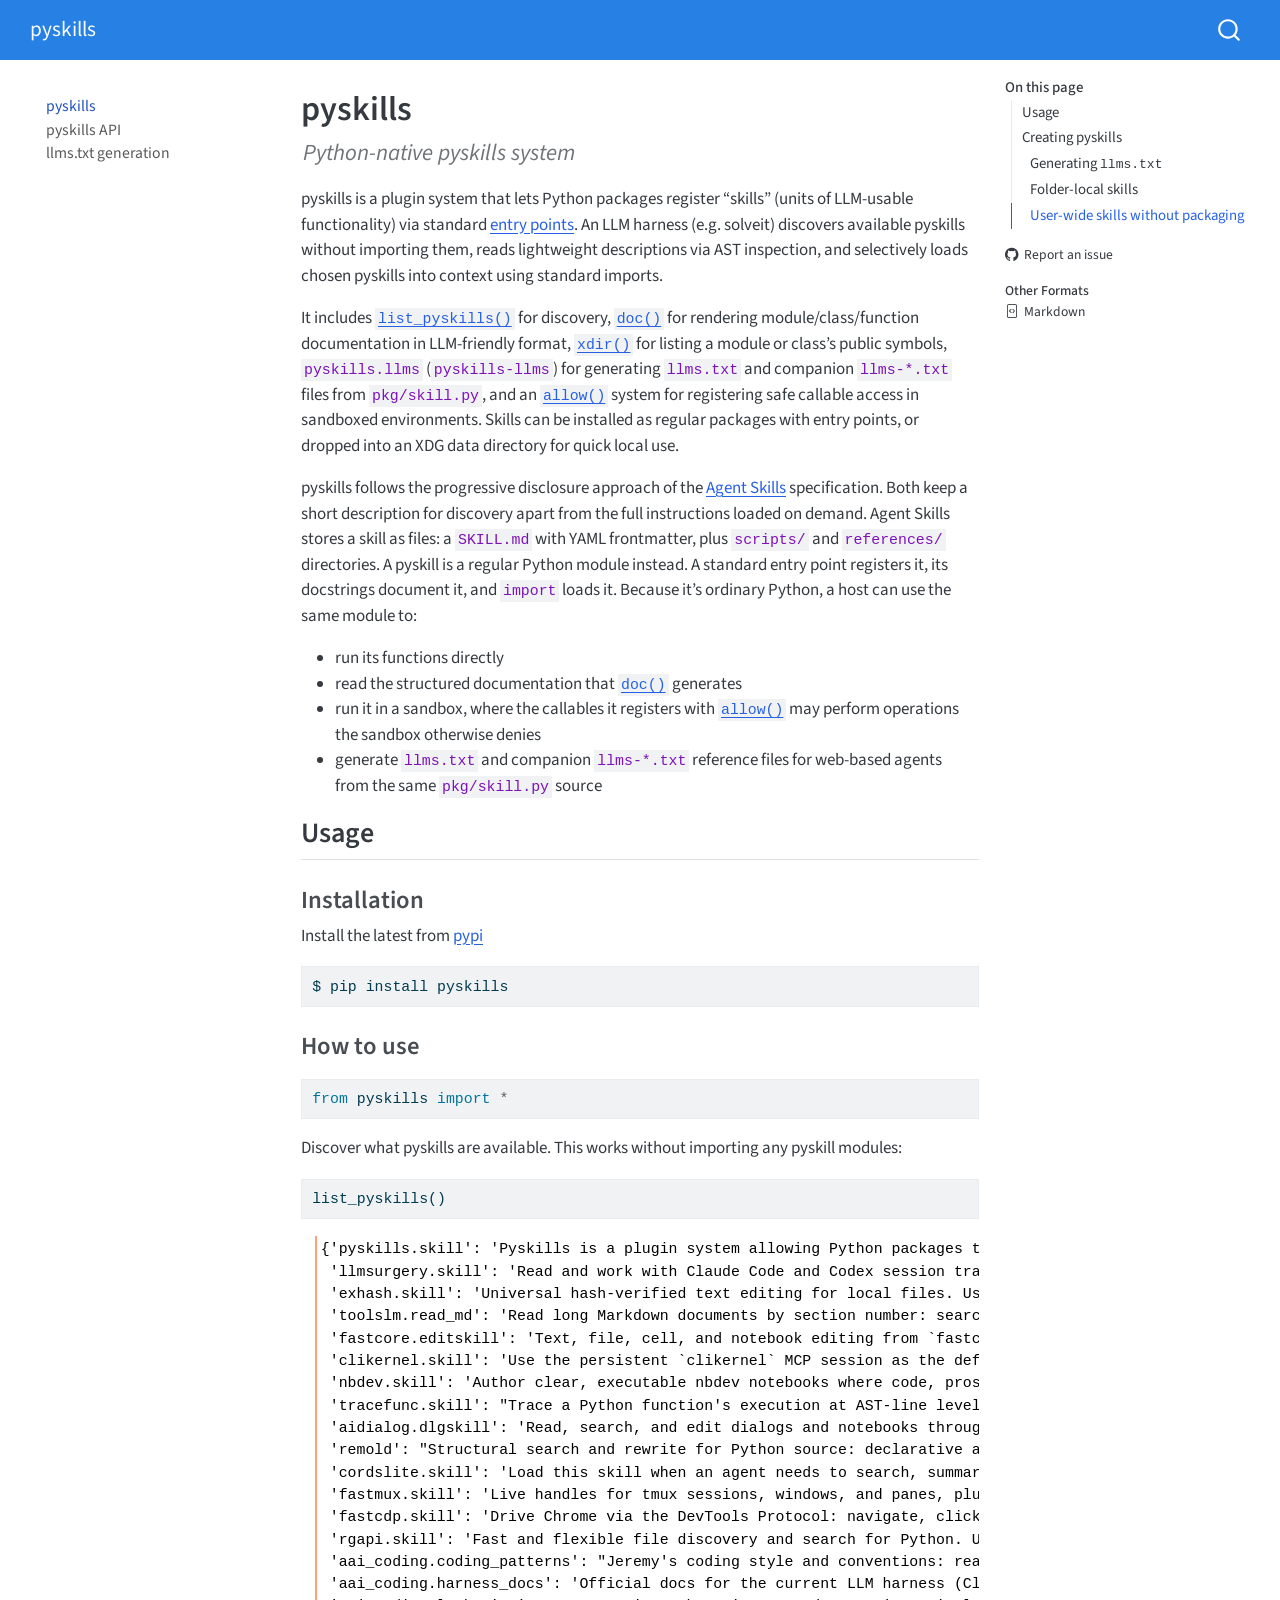
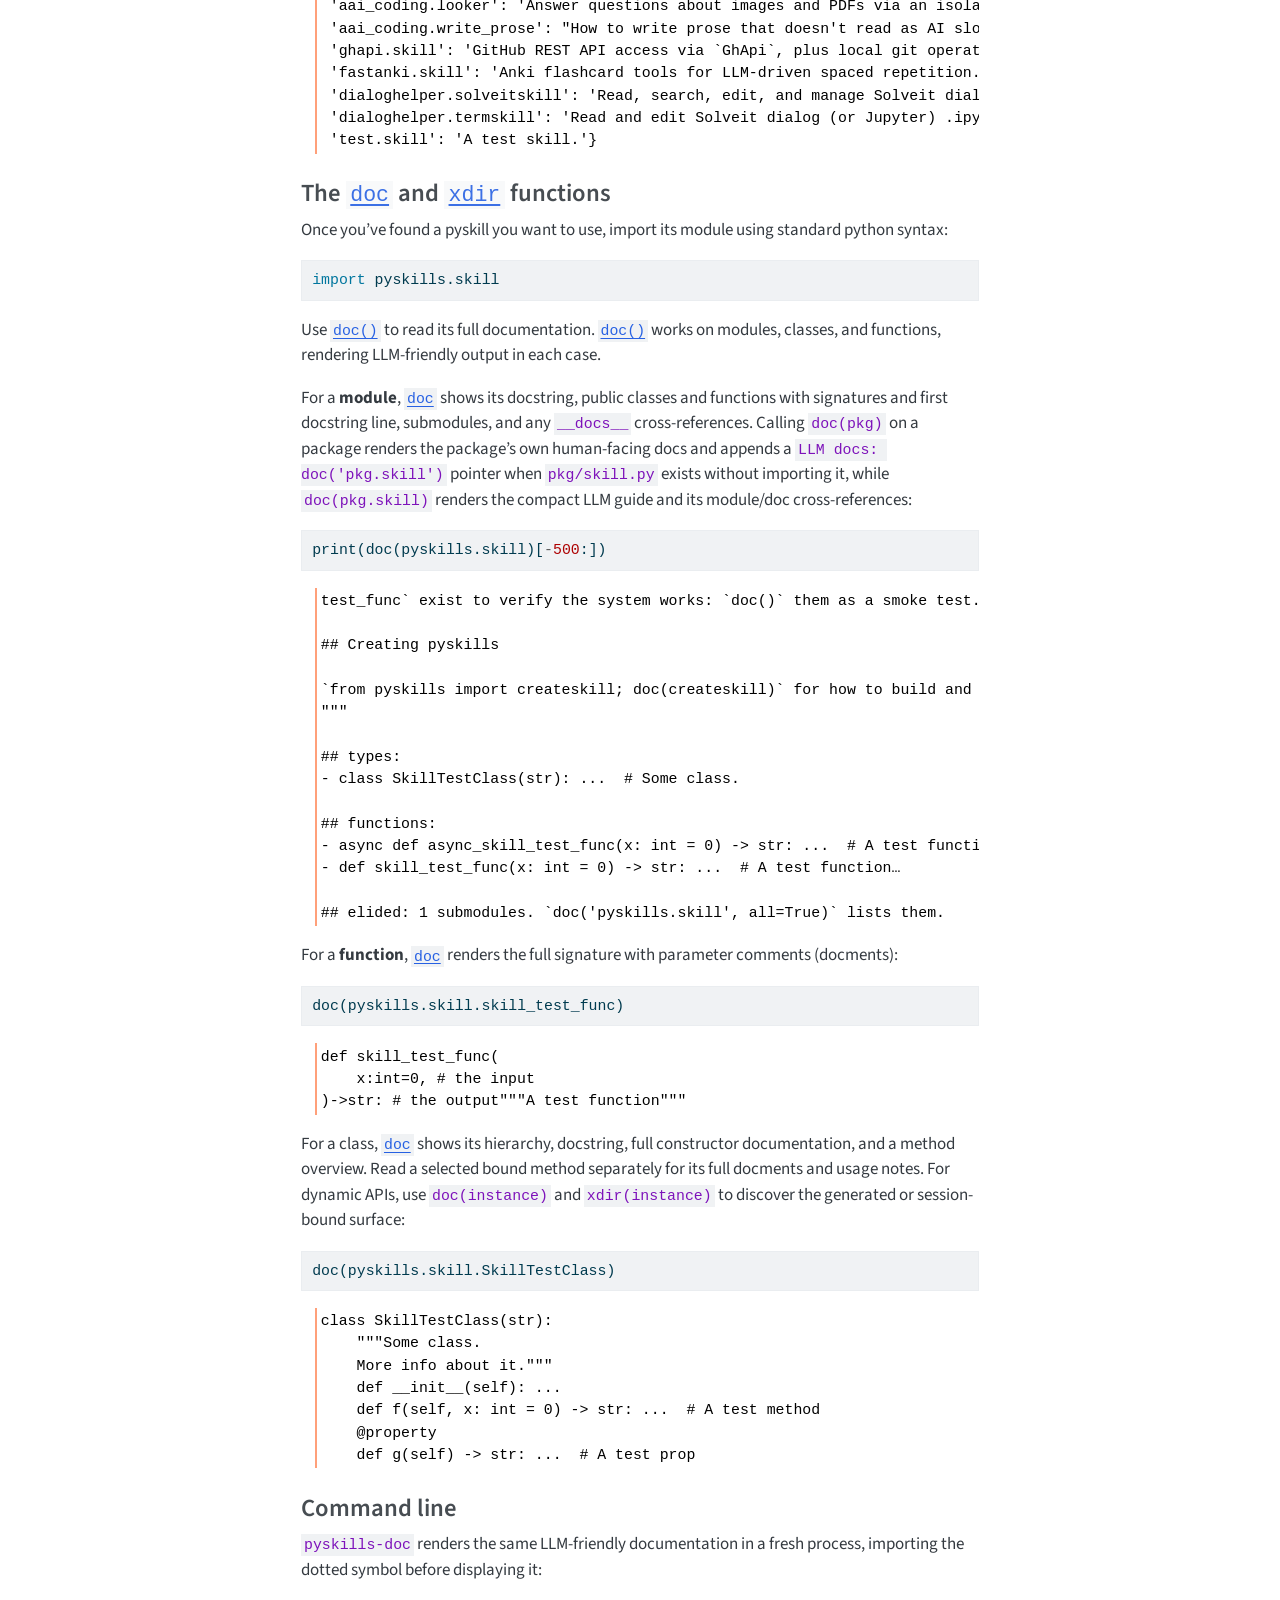
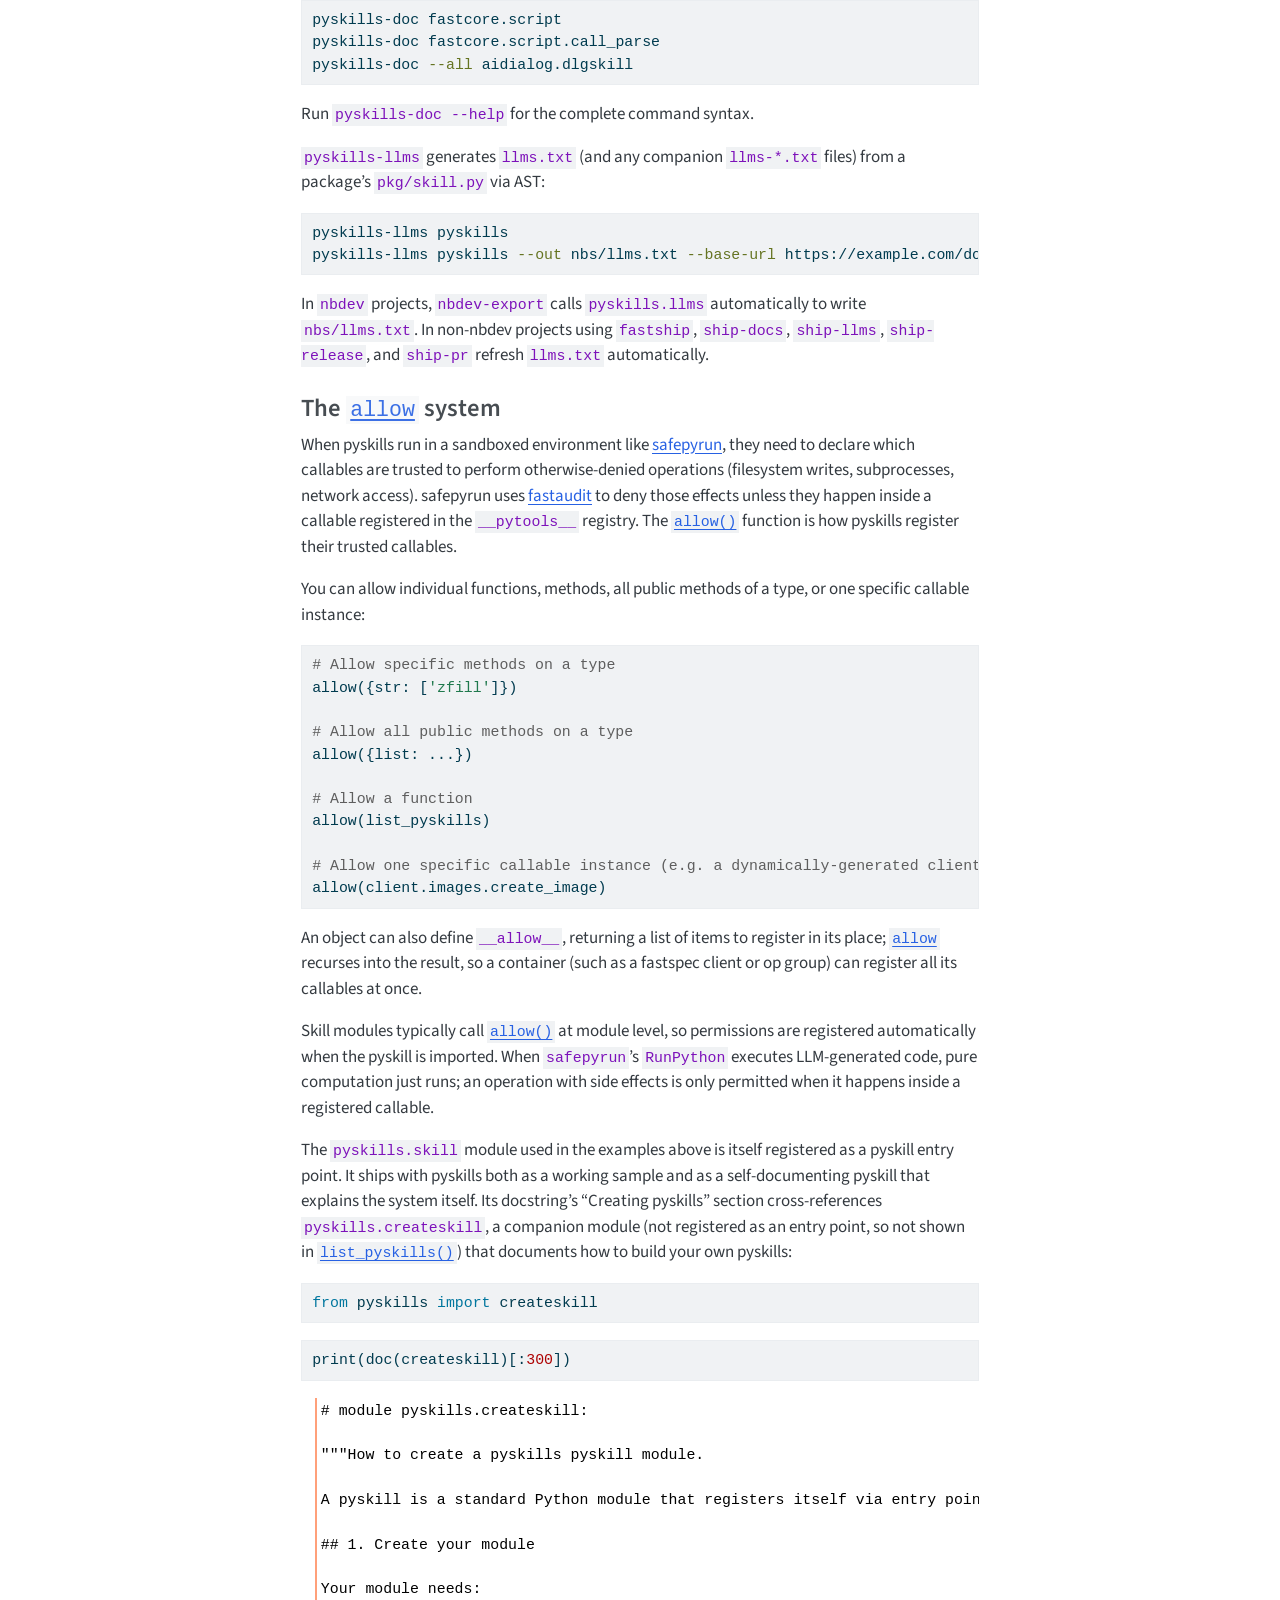
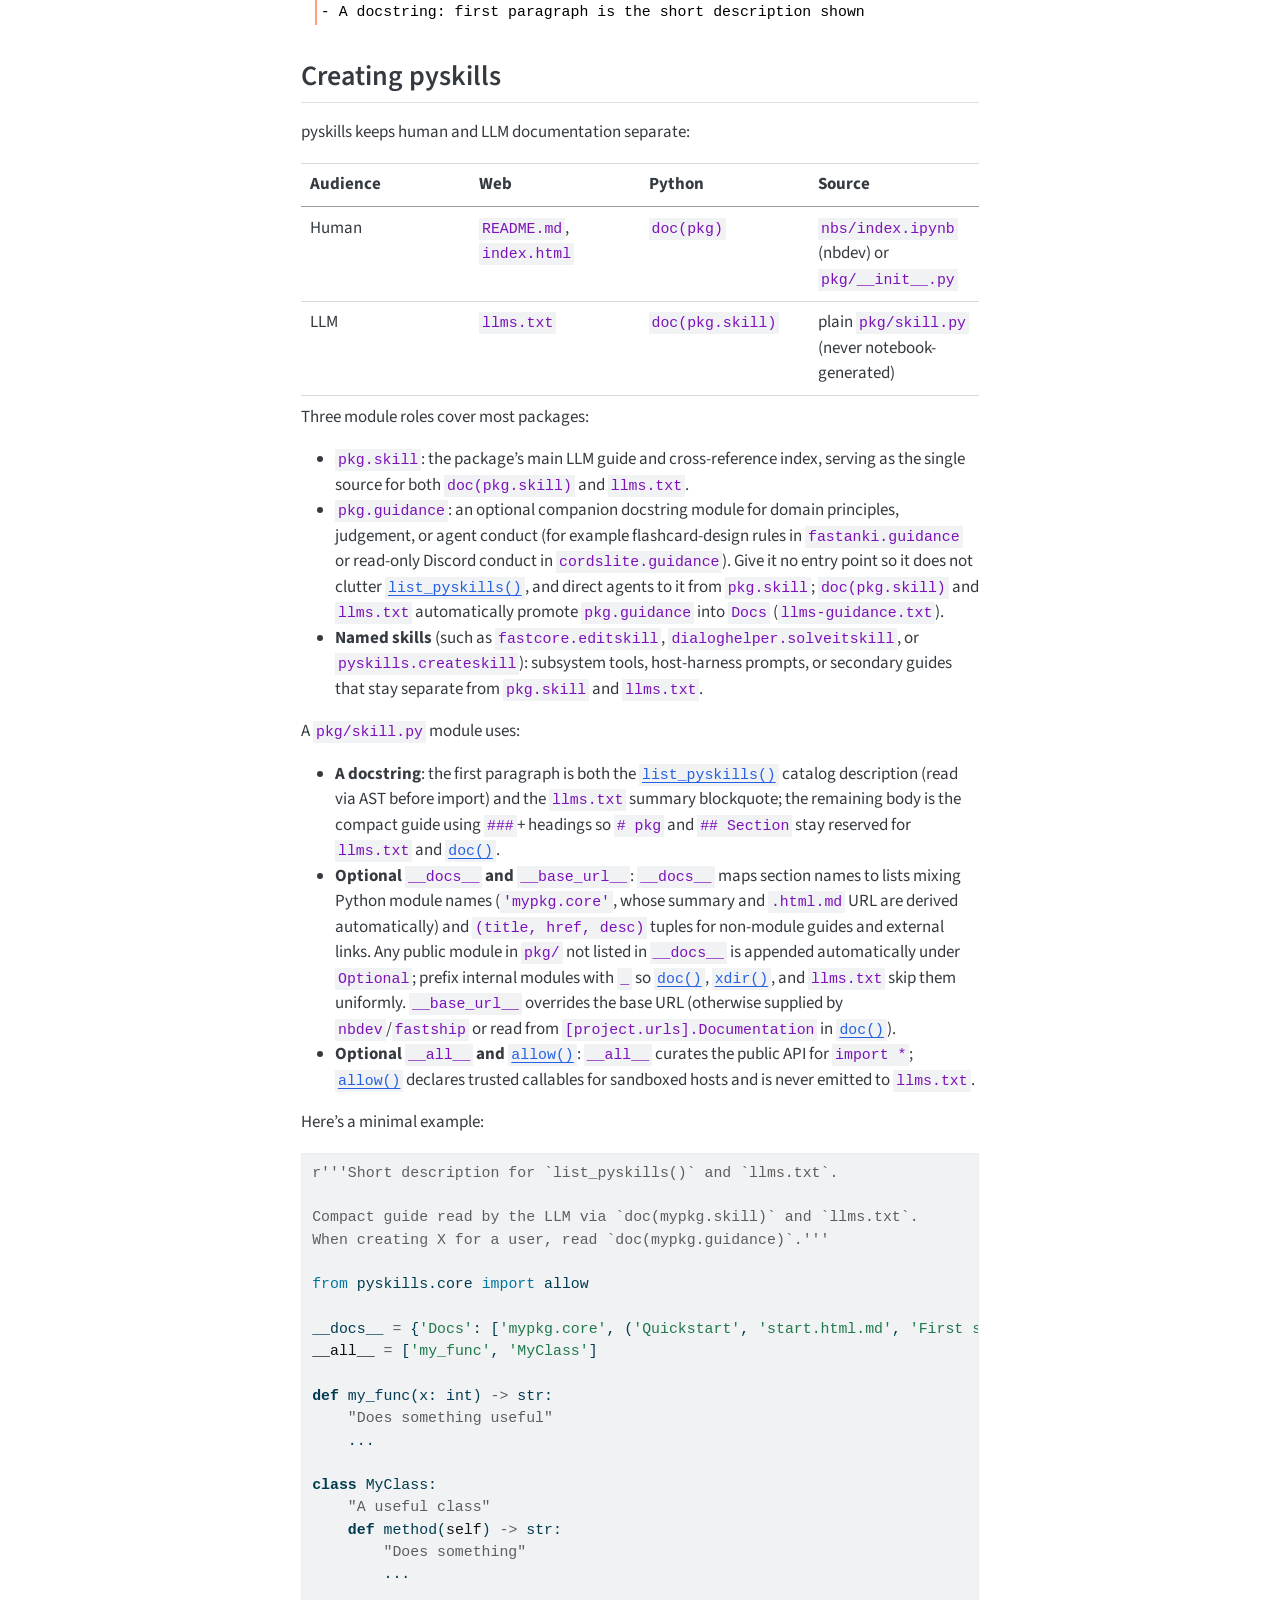
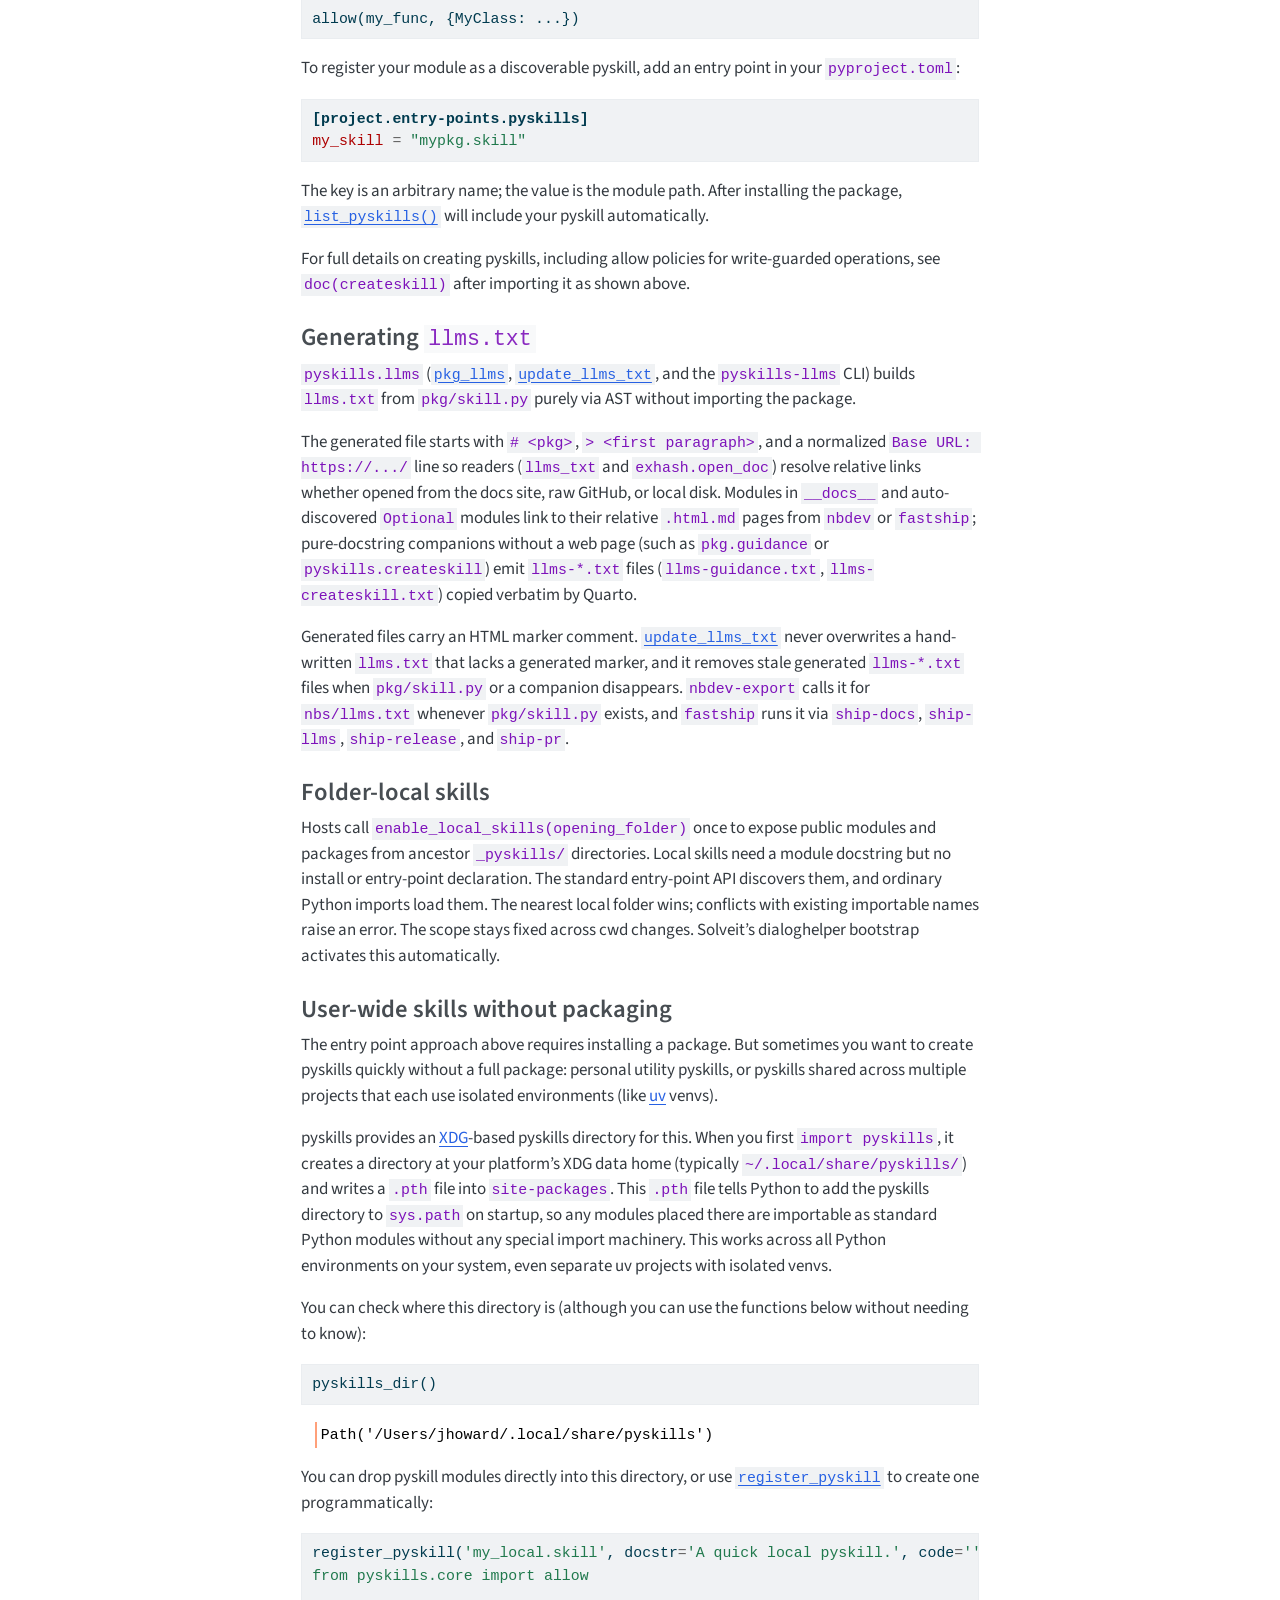
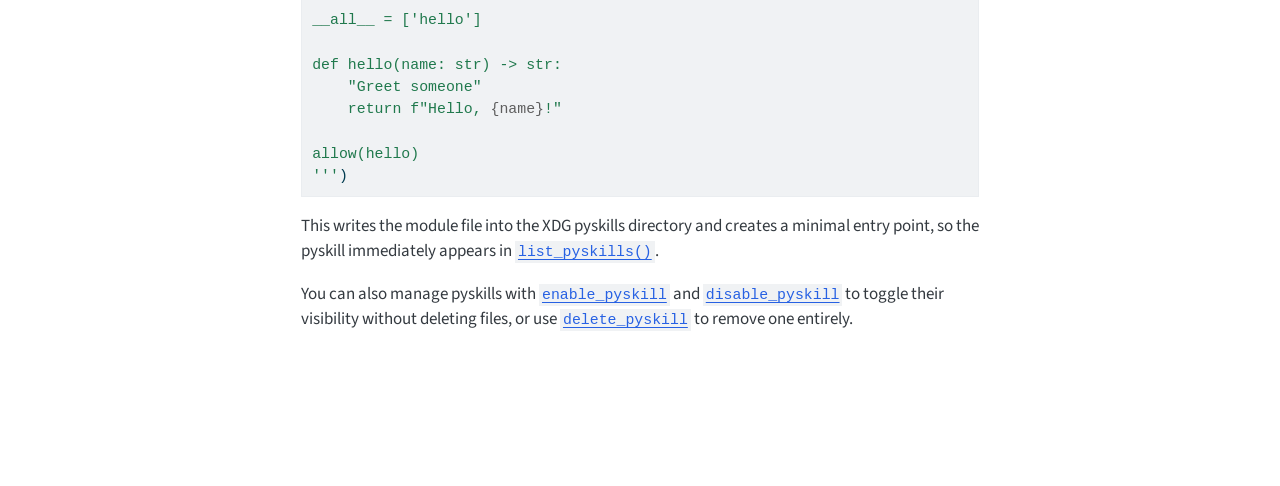
<file: index.html>
<!DOCTYPE html>
<html xmlns="http://www.w3.org/1999/xhtml" lang="en" xml:lang="en"><head>

<meta charset="utf-8">
<meta name="generator" content="quarto-1.11.9">

<meta name="viewport" content="width=device-width, initial-scale=1.0, user-scalable=yes">

<meta name="description" content="Python-native pyskills system">

<title>pyskills</title>
<style>
/* Default styles provided by pandoc.
** See https://pandoc.org/MANUAL.html#variables-for-html for config info.
*/
span.smallcaps{font-variant: small-caps;}
div.columns{display: flex; gap: 1.5em;}
div.column{flex: auto;}
@media screen {
div.columns{gap: min(4vw, 1.5em);}
div.column{overflow-x: auto;}
}
div.hanging-indent{margin-left: 1.5em; text-indent: -1.5em;}
ul.task-list{list-style: none;}
ul.task-list li input[type="checkbox"] {
  width: 0.8em;
  margin: 0 0.8em 0.2em -1em; /* quarto-specific, see https://github.com/quarto-dev/quarto-cli/issues/4556 */ 
  vertical-align: middle;
}
/* CSS for syntax highlighting */
html { -webkit-text-size-adjust: 100%; }
pre > code.sourceCode { white-space: pre; position: relative; }
pre > code.sourceCode > span { display: inline-block; line-height: 1.25; }
pre > code.sourceCode > span:empty { height: 1.2em; }
.sourceCode { overflow: visible; }
code.sourceCode > span { color: inherit; text-decoration: inherit; }
div.sourceCode { margin: 1em 0; }
pre.sourceCode { margin: 0; }
@media screen {
div.sourceCode { overflow: auto; }
}
@media print {
pre > code.sourceCode { white-space: pre-wrap; }
pre > code.sourceCode > span { text-indent: -5em; padding-left: 5em; }
}
pre.numberSource code
  { counter-reset: source-line 0; }
pre.numberSource code > span
  { position: relative; left: -4em; counter-increment: source-line; }
pre.numberSource code > span > a:first-child::before
  { content: counter(source-line);
    position: relative; left: -1em; text-align: right; vertical-align: baseline;
    border: none; display: inline-block;
    -webkit-touch-callout: none; -webkit-user-select: none;
    -khtml-user-select: none; -moz-user-select: none;
    -ms-user-select: none; user-select: none;
    padding: 0 4px; width: 4em;
  }
pre.numberSource { margin-left: 3em;  padding-left: 4px; }
div.sourceCode
  {   }
@media screen {
pre > code.sourceCode > span > a:first-child::before { text-decoration: underline; }
}
</style>


<script src="site_libs/quarto-nav/quarto-nav.js"></script>
<script src="site_libs/quarto-nav/headroom.min.js"></script>
<script src="site_libs/clipboard/clipboard.min.js"></script>
<script src="site_libs/quarto-search/autocomplete.umd.js"></script>
<script src="site_libs/quarto-search/fuse.min.js"></script>
<script src="site_libs/quarto-search/quarto-search.js"></script>
<meta name="quarto:offset" content="./">
<script src="site_libs/quarto-html/quarto.js" type="module"></script>
<script src="site_libs/quarto-html/tabsets/tabsets.js" type="module"></script>
<script src="site_libs/quarto-html/scrollable-regions/scrollable-regions.js" type="module"></script>
<script src="site_libs/quarto-html/popper.min.js"></script>
<script src="site_libs/quarto-html/tippy.umd.min.js"></script>
<script src="site_libs/quarto-html/anchor.min.js"></script>
<link href="site_libs/quarto-html/tippy.css" rel="stylesheet">
<link href="site_libs/quarto-html/quarto-syntax-highlighting-63b5708e65d6cd79cd7618c58d0c21e7.css" rel="stylesheet" id="quarto-text-highlighting-styles">
<script src="site_libs/bootstrap/bootstrap.min.js"></script>
<link href="site_libs/bootstrap/bootstrap-icons.css" rel="stylesheet">
<link href="site_libs/bootstrap/bootstrap-51ae4412001d941aa6f661b3d8a95f4f.min.css" rel="stylesheet" append-hash="true" id="quarto-bootstrap" data-mode="light">
<script id="quarto-search-options" type="application/json">{
  "location": "navbar",
  "copy-button": false,
  "collapse-after": 3,
  "panel-placement": "end",
  "type": "overlay",
  "limit": 50,
  "keyboard-shortcut": [
    "f",
    "/",
    "s"
  ],
  "show-item-context": false,
  "language": {
    "search-no-results-text": "No results",
    "search-matching-documents-text": "matching documents",
    "search-copy-link-title": "Copy link to search",
    "search-hide-matches-text": "Hide additional matches",
    "search-more-match-text": "more match in this document",
    "search-more-matches-text": "more matches in this document",
    "search-clear-button-title": "Clear",
    "search-text-placeholder": "",
    "search-detached-cancel-button-title": "Cancel",
    "search-submit-button-title": "Submit",
    "search-label": "Search"
  }
}</script>


<link rel="stylesheet" href="styles.css">
<meta property="og:title" content="pyskills">
<meta property="og:description" content="Python-native pyskills system">
<meta property="og:site_name" content="pyskills">
<meta name="twitter:title" content="pyskills">
<meta name="twitter:description" content="Python-native pyskills system">
<meta name="twitter:card" content="summary">
</head>

<body class="nav-sidebar floating nav-fixed quarto-light"><a id="quarto-skip-link" class="visually-hidden-focusable" href="#quarto-document-content">Skip to main content</a>

<div id="quarto-search-results"></div>
  <header id="quarto-header" class="headroom fixed-top">
    <nav class="navbar navbar-expand-lg " data-bs-theme="dark" aria-label="Site">
      <div class="navbar-container container-fluid">
      <div class="navbar-brand-container mx-auto">
    <a class="navbar-brand" href="./index.html">
    <span class="navbar-title">pyskills</span>
    </a>
  </div>
        <div class="quarto-navbar-tools tools-end">
</div>
          <div id="quarto-search" class="" title="Search"></div>
      </div> <!-- /container-fluid -->
    </nav>
  <nav class="quarto-secondary-nav" aria-label="Toolbar">
    <div class="container-fluid d-flex">
      <button type="button" class="quarto-btn-toggle btn" data-bs-toggle="collapse" role="button" data-bs-target=".quarto-sidebar-collapse-item" aria-controls="quarto-sidebar" aria-expanded="false" aria-label="Toggle sidebar navigation" onclick="if (window.quartoToggleHeadroom) { window.quartoToggleHeadroom(); }">
        <i class="bi bi-layout-text-sidebar-reverse"></i>
      </button>
        <nav class="quarto-page-breadcrumbs" aria-label="Breadcrumbs"><ol class="breadcrumb"><li class="breadcrumb-item"><a href="./index.html">pyskills</a></li></ol></nav>
        <a class="flex-grow-1" data-bs-toggle="collapse" data-bs-target=".quarto-sidebar-collapse-item" onclick="if (window.quartoToggleHeadroom) { window.quartoToggleHeadroom(); }">      
        </a>
    </div>
  </nav>
</header>
<!-- content -->
<div id="quarto-content" class="quarto-container page-columns page-rows-contents page-layout-article page-navbar">
<!-- sidebar -->
  <nav id="quarto-sidebar" class="sidebar collapse collapse-horizontal quarto-sidebar-collapse-item sidebar-navigation floating overflow-auto" aria-label="Section">
    <div class="sidebar-menu-container"> 
    <ul class="list-unstyled mt-1">
        <li class="sidebar-item">
  <div class="sidebar-item-container"> 
  <a href="./index.html" class="sidebar-item-text sidebar-link active">
 <span class="menu-text">pyskills</span></a>
  </div>
</li>
        <li class="sidebar-item">
  <div class="sidebar-item-container"> 
  <a href="./core.html" class="sidebar-item-text sidebar-link">
 <span class="menu-text">pyskills API</span></a>
  </div>
</li>
        <li class="sidebar-item">
  <div class="sidebar-item-container"> 
  <a href="./llms.html" class="sidebar-item-text sidebar-link">
 <span class="menu-text">llms.txt generation</span></a>
  </div>
</li>
    </ul>
    </div>
</nav>
<div id="quarto-sidebar-glass" class="quarto-sidebar-collapse-item" data-bs-toggle="collapse" data-bs-target=".quarto-sidebar-collapse-item"></div>
<!-- margin-sidebar -->
    <div id="quarto-margin-sidebar" class="sidebar margin-sidebar">
        <nav id="TOC" role="doc-toc" aria-labelledby="toc-title" class="toc-active">
    <h2 id="toc-title">On this page</h2>
   
  <ul>
  <li><a href="#usage" id="toc-usage" class="nav-link active" data-scroll-target="#usage">Usage</a>
  <ul class="collapse">
  <li><a href="#installation" id="toc-installation" class="nav-link" data-scroll-target="#installation">Installation</a></li>
  <li><a href="#how-to-use" id="toc-how-to-use" class="nav-link" data-scroll-target="#how-to-use">How to use</a></li>
  <li><a href="#the-doc-and-xdir-functions" id="toc-the-doc-and-xdir-functions" class="nav-link" data-scroll-target="#the-doc-and-xdir-functions">The <code>doc</code> and <code>xdir</code> functions</a></li>
  <li><a href="#command-line" id="toc-command-line" class="nav-link" data-scroll-target="#command-line">Command line</a></li>
  <li><a href="#the-allow-system" id="toc-the-allow-system" class="nav-link" data-scroll-target="#the-allow-system">The <code>allow</code> system</a></li>
  </ul></li>
  <li><a href="#creating-pyskills" id="toc-creating-pyskills" class="nav-link" data-scroll-target="#creating-pyskills">Creating pyskills</a>
  <ul class="collapse">
  <li><a href="#generating-llms.txt" id="toc-generating-llms.txt" class="nav-link" data-scroll-target="#generating-llms.txt">Generating <code>llms.txt</code></a></li>
  <li><a href="#folder-local-skills" id="toc-folder-local-skills" class="nav-link" data-scroll-target="#folder-local-skills">Folder-local skills</a></li>
  <li><a href="#user-wide-skills-without-packaging" id="toc-user-wide-skills-without-packaging" class="nav-link" data-scroll-target="#user-wide-skills-without-packaging">User-wide skills without packaging</a></li>
  </ul></li>
  </ul>
<div class="toc-actions"><ul><li><a href="https://github.com/AnswerDotAI/pyskills/issues/new" class="toc-action"><i class="bi bi-github"></i>Report an issue</a></li></ul></div><div class="quarto-alternate-formats"><h2>Other Formats</h2><ul><li><a href="index.html.md"><i class="bi bi-file-code"></i>Markdown</a></li></ul></div></nav>
    </div>
<!-- main -->
<main class="content" id="quarto-document-content" tabindex="-1">

<header id="title-block-header" class="quarto-title-block default">
<div class="quarto-title">
<h1 class="title">pyskills</h1>
</div>

<div>
  <div class="description">
    Python-native pyskills system
  </div>
</div>


<div class="quarto-title-meta">

    
  
    
  </div>
  


</header>


<!-- WARNING: THIS FILE WAS AUTOGENERATED! DO NOT EDIT! -->
<p>pyskills is a plugin system that lets Python packages register “skills” (units of LLM-usable functionality) via standard <a href="https://packaging.python.org/en/latest/specifications/entry-points/">entry points</a>. An LLM harness (e.g.&nbsp;solveit) discovers available pyskills without importing them, reads lightweight descriptions via AST inspection, and selectively loads chosen pyskills into context using standard imports.</p>
<p>It includes <a href="https://AnswerDotAI.github.io/pyskills/core.html#list_pyskills"><code>list_pyskills()</code></a> for discovery, <a href="https://AnswerDotAI.github.io/pyskills/core.html#doc"><code>doc()</code></a> for rendering module/class/function documentation in LLM-friendly format, <a href="https://AnswerDotAI.github.io/pyskills/core.html#xdir"><code>xdir()</code></a> for listing a module or class’s public symbols, <code>pyskills.llms</code> (<code>pyskills-llms</code>) for generating <code>llms.txt</code> and companion <code>llms-*.txt</code> files from <code>pkg/skill.py</code>, and an <a href="https://AnswerDotAI.github.io/pyskills/core.html#allow"><code>allow()</code></a> system for registering safe callable access in sandboxed environments. Skills can be installed as regular packages with entry points, or dropped into an XDG data directory for quick local use.</p>
<p>pyskills follows the progressive disclosure approach of the <a href="https://agentskills.io/specification">Agent Skills</a> specification. Both keep a short description for discovery apart from the full instructions loaded on demand. Agent Skills stores a skill as files: a <code>SKILL.md</code> with YAML frontmatter, plus <code>scripts/</code> and <code>references/</code> directories. A pyskill is a regular Python module instead. A standard entry point registers it, its docstrings document it, and <code>import</code> loads it. Because it’s ordinary Python, a host can use the same module to:</p>
<ul>
<li>run its functions directly</li>
<li>read the structured documentation that <a href="https://AnswerDotAI.github.io/pyskills/core.html#doc"><code>doc()</code></a> generates</li>
<li>run it in a sandbox, where the callables it registers with <a href="https://AnswerDotAI.github.io/pyskills/core.html#allow"><code>allow()</code></a> may perform operations the sandbox otherwise denies</li>
<li>generate <code>llms.txt</code> and companion <code>llms-*.txt</code> reference files for web-based agents from the same <code>pkg/skill.py</code> source</li>
</ul>
<section id="usage" class="level2">
<h2 class="anchored" data-anchor-id="usage">Usage</h2>
<section id="installation" class="level3">
<h3 class="anchored" data-anchor-id="installation">Installation</h3>
<p>Install the latest from <a href="https://pypi.org/project/pyskills/">pypi</a></p>
<div class="code-copy-outer-scaffold"><div class="sourceCode" id="cb1"><pre class="sourceCode sh code-with-copy"><code class="sourceCode bash"><span id="cb1-1"><a href="#cb1-1" aria-hidden="true" tabindex="-1"></a><span class="ex">$</span> pip install pyskills</span></code></pre></div><button title="Copy to Clipboard" class="code-copy-button"><i class="bi"></i></button></div>
</section>
<section id="how-to-use" class="level3">
<h3 class="anchored" data-anchor-id="how-to-use">How to use</h3>
<div id="9e377ff9" class="cell">
<div class="code-copy-outer-scaffold"><div class="sourceCode cell-code" id="cb2"><pre class="sourceCode python code-with-copy"><code class="sourceCode python"><span id="cb2-1"><a href="#cb2-1" aria-hidden="true" tabindex="-1"></a><span class="im">from</span> pyskills <span class="im">import</span> <span class="op">*</span></span></code></pre></div><button title="Copy to Clipboard" class="code-copy-button"><i class="bi"></i></button></div>
</div>
<p>Discover what pyskills are available. This works without importing any pyskill modules:</p>
<div id="70648dde" class="cell">
<div class="code-copy-outer-scaffold"><div class="sourceCode cell-code" id="cb3"><pre class="sourceCode python code-with-copy"><code class="sourceCode python"><span id="cb3-1"><a href="#cb3-1" aria-hidden="true" tabindex="-1"></a>list_pyskills()</span></code></pre></div><button title="Copy to Clipboard" class="code-copy-button"><i class="bi"></i></button></div>
<div class="cell-output cell-output-display">
<pre><code>{'pyskills.skill': 'Pyskills is a plugin system allowing Python packages to register "skills" (units of LLM-usable functionality) via standard Python entry points. An LLM harness (e.g. solveit) discovers available pyskills without importing them, reads lightweight descriptions via AST inspection, and selectively loads chosen pyskills into context using standard imports.',
 'llmsurgery.skill': 'Read and work with Claude Code and Codex session transcripts.',
 'exhash.skill': 'Universal hash-verified text editing for local files. Use this when an LLM needs one safe editing interface for reading, previewing, and modifying text files.',
 'toolslm.read_md': 'Read long Markdown documents by section number: search sections, follow links, and retrieve text by short dotted addresses, so nothing is displayed but what the task needs.',
 'fastcore.editskill': 'Text, file, cell, and notebook editing from `fastcore.tools` and `fastcore.nbio`, plus the conventions the whole fastai editing toolkit follows. Read this before working with the editing tools in any package that shares them.',
 'clikernel.skill': 'Use the persistent `clikernel` MCP session as the default workspace for any task advanced through live Python execution -- stateful inspection, file-editing workflows, debugging, experiments, API probes, data transforms, or notebook-style work. Read this before writing, running, or debugging Python code in a session with `clikernel` connected.',
 'nbdev.skill': 'Author clear, executable nbdev notebooks where code, prose, examples, outputs, and tests form one coherent narrative.',
 'tracefunc.skill': "Trace a Python function's execution at AST-line level: per-line hit counts and live variable values, via `sys.monitoring`. Use when debugging *why* code takes a branch, loops, recurses, or computes a wrong value, without editing the code under investigation or using an interactive debugger.",
 'aidialog.dlgskill': 'Read, search, and edit dialogs and notebooks through the aidialog `Dialog`/`Message` model',
 'remold': "Structural search and rewrite for Python source: declarative ast-grep pattern rules, LibCST matcher transforms for everything patterns can't express, and tree-based symbol queries. Use this to edit code by structure (rename calls, move methods, rewrite APIs) where regexes break and `ast` loses comments.",
 'cordslite.skill': 'Load this skill when an agent needs to search, summarize, or find information in Discord using cordslite. It covers read-only workflows for connecting to Discord, opening a guild, orienting through channels, searching messages, reading threads, and fetching attachments.',
 'fastmux.skill': 'Live handles for tmux sessions, windows, and panes, plus named background sessions driven by sid. Use this when code needs to read terminal screens or scrollback, drive interactive processes, build pane layouts, search text across terminals, or keep a persistent terminal session that both an agent and the user can inspect and drive.',
 'fastcdp.skill': 'Drive Chrome via the DevTools Protocol: navigate, click and fill pages, read them as an LLM-friendly accessibility tree, buffer console/network/dialog activity for debugging, and call any raw CDP command.',
 'rgapi.skill': 'Fast and flexible file discovery and search for Python. Use this when code needs `fd`-style file finding or `rg`-style searching.',
 'aai_coding.coding_patterns': "Jeremy's coding style and conventions: read before writing, reviewing, or assessing any code.",
 'aai_coding.harness_docs': 'Official docs for the current LLM harness (Claude Code or codex): read before answering questions about harness behavior, config, or features.',
 'aai_coding.looker': 'Answer questions about images and PDFs via an isolated codex checker, without loading them into your own context (macOS-only). Use it to verify rendered output: PDFs, screenshots, captured windows.',
 'aai_coding.write_prose': "How to write prose that doesn't read as AI slop: read before writing anything for human readers.",
 'ghapi.skill': 'GitHub REST API access via `GhApi`, plus local git operations via `fastgit.Git`. Use this for day-to-day GitHub work: reading/creating issues and PRs, checking CI status, managing releases/branches/gists, and repo-local git operations -- all from Python, no shelling out to `gh`/`git` needed.',
 'fastanki.skill': 'Anki flashcard tools for LLM-driven spaced repetition. Direct sqlite + AnkiWeb sync, no Anki app needed.',
 'dialoghelper.solveitskill': 'Read, search, edit, and manage Solveit dialogs using dialoghelper.core, including dialog/message addressing, line-numbered inspection, targeted message edits, add/update/delete/copy/paste workflows, and safe editing patterns.',
 'dialoghelper.termskill': 'Read and edit Solveit dialog (or Jupyter) .ipynb files from a CLI / script. Solveit is an online notebook application (like Jupyter with AI integration) where each notebook is called a "dialog" and is stored as an `.ipynb` file containing `code`, `note` (markdown), and `prompt` (markdown with a special delimiter) messages (aka "cells"). The `dialoghelper` package provides tools for reading, searching, adding, updating, and deleting those messages.',
 'test.skill': 'A test skill.'}</code></pre>
</div>
</div>
</section>
<section id="the-doc-and-xdir-functions" class="level3">
<h3 class="anchored" data-anchor-id="the-doc-and-xdir-functions">The <a href="https://AnswerDotAI.github.io/pyskills/core.html#doc"><code>doc</code></a> and <a href="https://AnswerDotAI.github.io/pyskills/core.html#xdir"><code>xdir</code></a> functions</h3>
<p>Once you’ve found a pyskill you want to use, import its module using standard python syntax:</p>
<div id="6a1432ac" class="cell">
<div class="code-copy-outer-scaffold"><div class="sourceCode cell-code" id="cb5"><pre class="sourceCode python code-with-copy"><code class="sourceCode python"><span id="cb5-1"><a href="#cb5-1" aria-hidden="true" tabindex="-1"></a><span class="im">import</span> pyskills.skill</span></code></pre></div><button title="Copy to Clipboard" class="code-copy-button"><i class="bi"></i></button></div>
</div>
<p>Use <a href="https://AnswerDotAI.github.io/pyskills/core.html#doc"><code>doc()</code></a> to read its full documentation. <a href="https://AnswerDotAI.github.io/pyskills/core.html#doc"><code>doc()</code></a> works on modules, classes, and functions, rendering LLM-friendly output in each case.</p>
<p>For a <strong>module</strong>, <a href="https://AnswerDotAI.github.io/pyskills/core.html#doc"><code>doc</code></a> shows its docstring, public classes and functions with signatures and first docstring line, submodules, and any <code>__docs__</code> cross-references. Calling <code>doc(pkg)</code> on a package renders the package’s own human-facing docs and appends a <code>LLM docs: doc('pkg.skill')</code> pointer when <code>pkg/skill.py</code> exists without importing it, while <code>doc(pkg.skill)</code> renders the compact LLM guide and its module/doc cross-references:</p>
<div id="35cd44e3" class="cell">
<div class="code-copy-outer-scaffold"><div class="sourceCode cell-code" id="cb6"><pre class="sourceCode python code-with-copy"><code class="sourceCode python"><span id="cb6-1"><a href="#cb6-1" aria-hidden="true" tabindex="-1"></a><span class="bu">print</span>(doc(pyskills.skill)[<span class="op">-</span><span class="dv">500</span>:])</span></code></pre></div><button title="Copy to Clipboard" class="code-copy-button"><i class="bi"></i></button></div>
<div class="cell-output cell-output-stdout">
<pre><code>test_func` exist to verify the system works: `doc()` them as a smoke test.

## Creating pyskills

`from pyskills import createskill; doc(createskill)` for how to build and register your own pyskill modules.
"""

## types:
- class SkillTestClass(str): ...  # Some class.

## functions:
- async def async_skill_test_func(x: int = 0) -&gt; str: ...  # A test function…
- def skill_test_func(x: int = 0) -&gt; str: ...  # A test function…

## elided: 1 submodules. `doc('pyskills.skill', all=True)` lists them.</code></pre>
</div>
</div>
<p>For a <strong>function</strong>, <a href="https://AnswerDotAI.github.io/pyskills/core.html#doc"><code>doc</code></a> renders the full signature with parameter comments (docments):</p>
<div id="b62636ed" class="cell">
<div class="code-copy-outer-scaffold"><div class="sourceCode cell-code" id="cb8"><pre class="sourceCode python code-with-copy"><code class="sourceCode python"><span id="cb8-1"><a href="#cb8-1" aria-hidden="true" tabindex="-1"></a>doc(pyskills.skill.skill_test_func)</span></code></pre></div><button title="Copy to Clipboard" class="code-copy-button"><i class="bi"></i></button></div>
<div class="cell-output cell-output-display">
<pre><code>def skill_test_func(
    x:int=0, # the input
)-&gt;str: # the output"""A test function"""</code></pre>
</div>
</div>
<p>For a class, <a href="https://AnswerDotAI.github.io/pyskills/core.html#doc"><code>doc</code></a> shows its hierarchy, docstring, full constructor documentation, and a method overview. Read a selected bound method separately for its full docments and usage notes. For dynamic APIs, use <code>doc(instance)</code> and <code>xdir(instance)</code> to discover the generated or session-bound surface:</p>
<div id="be1643c8" class="cell">
<div class="code-copy-outer-scaffold"><div class="sourceCode cell-code" id="cb10"><pre class="sourceCode python code-with-copy"><code class="sourceCode python"><span id="cb10-1"><a href="#cb10-1" aria-hidden="true" tabindex="-1"></a>doc(pyskills.skill.SkillTestClass)</span></code></pre></div><button title="Copy to Clipboard" class="code-copy-button"><i class="bi"></i></button></div>
<div class="cell-output cell-output-display">
<pre><code>class SkillTestClass(str):
    """Some class.
    More info about it."""
    def __init__(self): ...
    def f(self, x: int = 0) -&gt; str: ...  # A test method
    @property
    def g(self) -&gt; str: ...  # A test prop</code></pre>
</div>
</div>
</section>
<section id="command-line" class="level3">
<h3 class="anchored" data-anchor-id="command-line">Command line</h3>
<p><code>pyskills-doc</code> renders the same LLM-friendly documentation in a fresh process, importing the dotted symbol before displaying it:</p>
<div class="code-copy-outer-scaffold"><div class="sourceCode" id="cb12"><pre class="sourceCode bash code-with-copy"><code class="sourceCode bash"><span id="cb12-1"><a href="#cb12-1" aria-hidden="true" tabindex="-1"></a><span class="ex">pyskills-doc</span> fastcore.script</span>
<span id="cb12-2"><a href="#cb12-2" aria-hidden="true" tabindex="-1"></a><span class="ex">pyskills-doc</span> fastcore.script.call_parse</span>
<span id="cb12-3"><a href="#cb12-3" aria-hidden="true" tabindex="-1"></a><span class="ex">pyskills-doc</span> <span class="at">--all</span> aidialog.dlgskill</span></code></pre></div><button title="Copy to Clipboard" class="code-copy-button"><i class="bi"></i></button></div>
<p>Run <code>pyskills-doc --help</code> for the complete command syntax.</p>
<p><code>pyskills-llms</code> generates <code>llms.txt</code> (and any companion <code>llms-*.txt</code> files) from a package’s <code>pkg/skill.py</code> via AST:</p>
<div class="code-copy-outer-scaffold"><div class="sourceCode" id="cb13"><pre class="sourceCode bash code-with-copy"><code class="sourceCode bash"><span id="cb13-1"><a href="#cb13-1" aria-hidden="true" tabindex="-1"></a><span class="ex">pyskills-llms</span> pyskills</span>
<span id="cb13-2"><a href="#cb13-2" aria-hidden="true" tabindex="-1"></a><span class="ex">pyskills-llms</span> pyskills <span class="at">--out</span> nbs/llms.txt <span class="at">--base-url</span> https://example.com/docs/</span></code></pre></div><button title="Copy to Clipboard" class="code-copy-button"><i class="bi"></i></button></div>
<p>In <code>nbdev</code> projects, <code>nbdev-export</code> calls <code>pyskills.llms</code> automatically to write <code>nbs/llms.txt</code>. In non-nbdev projects using <code>fastship</code>, <code>ship-docs</code>, <code>ship-llms</code>, <code>ship-release</code>, and <code>ship-pr</code> refresh <code>llms.txt</code> automatically.</p>
</section>
<section id="the-allow-system" class="level3">
<h3 class="anchored" data-anchor-id="the-allow-system">The <a href="https://AnswerDotAI.github.io/pyskills/core.html#allow"><code>allow</code></a> system</h3>
<p>When pyskills run in a sandboxed environment like <a href="https://github.com/AnswerDotAI/safepyrun">safepyrun</a>, they need to declare which callables are trusted to perform otherwise-denied operations (filesystem writes, subprocesses, network access). safepyrun uses <a href="https://github.com/AnswerDotAI/fastaudit">fastaudit</a> to deny those effects unless they happen inside a callable registered in the <code>__pytools__</code> registry. The <a href="https://AnswerDotAI.github.io/pyskills/core.html#allow"><code>allow()</code></a> function is how pyskills register their trusted callables.</p>
<p>You can allow individual functions, methods, all public methods of a type, or one specific callable instance:</p>
<div class="code-copy-outer-scaffold"><div class="sourceCode" id="cb14"><pre class="sourceCode python code-with-copy"><code class="sourceCode python"><span id="cb14-1"><a href="#cb14-1" aria-hidden="true" tabindex="-1"></a><span class="co"># Allow specific methods on a type</span></span>
<span id="cb14-2"><a href="#cb14-2" aria-hidden="true" tabindex="-1"></a>allow({<span class="bu">str</span>: [<span class="st">'zfill'</span>]})</span>
<span id="cb14-3"><a href="#cb14-3" aria-hidden="true" tabindex="-1"></a></span>
<span id="cb14-4"><a href="#cb14-4" aria-hidden="true" tabindex="-1"></a><span class="co"># Allow all public methods on a type</span></span>
<span id="cb14-5"><a href="#cb14-5" aria-hidden="true" tabindex="-1"></a>allow({<span class="bu">list</span>: ...})</span>
<span id="cb14-6"><a href="#cb14-6" aria-hidden="true" tabindex="-1"></a></span>
<span id="cb14-7"><a href="#cb14-7" aria-hidden="true" tabindex="-1"></a><span class="co"># Allow a function</span></span>
<span id="cb14-8"><a href="#cb14-8" aria-hidden="true" tabindex="-1"></a>allow(list_pyskills)</span>
<span id="cb14-9"><a href="#cb14-9" aria-hidden="true" tabindex="-1"></a></span>
<span id="cb14-10"><a href="#cb14-10" aria-hidden="true" tabindex="-1"></a><span class="co"># Allow one specific callable instance (e.g. a dynamically-generated client op)</span></span>
<span id="cb14-11"><a href="#cb14-11" aria-hidden="true" tabindex="-1"></a>allow(client.images.create_image)</span></code></pre></div><button title="Copy to Clipboard" class="code-copy-button"><i class="bi"></i></button></div>
<p>An object can also define <code>__allow__</code>, returning a list of items to register in its place; <a href="https://AnswerDotAI.github.io/pyskills/core.html#allow"><code>allow</code></a> recurses into the result, so a container (such as a fastspec client or op group) can register all its callables at once.</p>
<p>Skill modules typically call <a href="https://AnswerDotAI.github.io/pyskills/core.html#allow"><code>allow()</code></a> at module level, so permissions are registered automatically when the pyskill is imported. When <code>safepyrun</code>’s <code>RunPython</code> executes LLM-generated code, pure computation just runs; an operation with side effects is only permitted when it happens inside a registered callable.</p>
<p>The <code>pyskills.skill</code> module used in the examples above is itself registered as a pyskill entry point. It ships with pyskills both as a working sample and as a self-documenting pyskill that explains the system itself. Its docstring’s “Creating pyskills” section cross-references <code>pyskills.createskill</code>, a companion module (not registered as an entry point, so not shown in <a href="https://AnswerDotAI.github.io/pyskills/core.html#list_pyskills"><code>list_pyskills()</code></a>) that documents how to build your own pyskills:</p>
<div id="cefb68e5" class="cell">
<div class="code-copy-outer-scaffold"><div class="sourceCode cell-code" id="cb15"><pre class="sourceCode python code-with-copy"><code class="sourceCode python"><span id="cb15-1"><a href="#cb15-1" aria-hidden="true" tabindex="-1"></a><span class="im">from</span> pyskills <span class="im">import</span> createskill</span></code></pre></div><button title="Copy to Clipboard" class="code-copy-button"><i class="bi"></i></button></div>
</div>
<div id="5cba0679" class="cell">
<div class="code-copy-outer-scaffold"><div class="sourceCode cell-code" id="cb16"><pre class="sourceCode python code-with-copy"><code class="sourceCode python"><span id="cb16-1"><a href="#cb16-1" aria-hidden="true" tabindex="-1"></a><span class="bu">print</span>(doc(createskill)[:<span class="dv">300</span>])</span></code></pre></div><button title="Copy to Clipboard" class="code-copy-button"><i class="bi"></i></button></div>
<div class="cell-output cell-output-stdout">
<pre><code># module pyskills.createskill:

"""How to create a pyskills pyskill module.

A pyskill is a standard Python module that registers itself via entry points so LLM hosts can discover and load it.

## 1. Create your module

Your module needs:
- A docstring: first paragraph is the short description shown</code></pre>
</div>
</div>
</section>
</section>
<section id="creating-pyskills" class="level2">
<h2 class="anchored" data-anchor-id="creating-pyskills">Creating pyskills</h2>
<p>pyskills keeps human and LLM documentation separate:</p>
<table class="caption-top table">
<colgroup>
<col style="width: 25%">
<col style="width: 25%">
<col style="width: 25%">
<col style="width: 25%">
</colgroup>
<thead>
<tr class="header">
<th>Audience</th>
<th>Web</th>
<th>Python</th>
<th>Source</th>
</tr>
</thead>
<tbody>
<tr class="odd">
<td>Human</td>
<td><code>README.md</code>, <code>index.html</code></td>
<td><code>doc(pkg)</code></td>
<td><code>nbs/index.ipynb</code> (nbdev) or <code>pkg/__init__.py</code></td>
</tr>
<tr class="even">
<td>LLM</td>
<td><code>llms.txt</code></td>
<td><code>doc(pkg.skill)</code></td>
<td>plain <code>pkg/skill.py</code> (never notebook-generated)</td>
</tr>
</tbody>
</table>
<p>Three module roles cover most packages:</p>
<ul>
<li><strong><code>pkg.skill</code></strong>: the package’s main LLM guide and cross-reference index, serving as the single source for both <code>doc(pkg.skill)</code> and <code>llms.txt</code>.</li>
<li><strong><code>pkg.guidance</code></strong>: an optional companion docstring module for domain principles, judgement, or agent conduct (for example flashcard-design rules in <code>fastanki.guidance</code> or read-only Discord conduct in <code>cordslite.guidance</code>). Give it no entry point so it does not clutter <a href="https://AnswerDotAI.github.io/pyskills/core.html#list_pyskills"><code>list_pyskills()</code></a>, and direct agents to it from <code>pkg.skill</code>; <code>doc(pkg.skill)</code> and <code>llms.txt</code> automatically promote <code>pkg.guidance</code> into <code>Docs</code> (<code>llms-guidance.txt</code>).</li>
<li><strong>Named skills</strong> (such as <code>fastcore.editskill</code>, <code>dialoghelper.solveitskill</code>, or <code>pyskills.createskill</code>): subsystem tools, host-harness prompts, or secondary guides that stay separate from <code>pkg.skill</code> and <code>llms.txt</code>.</li>
</ul>
<p>A <code>pkg/skill.py</code> module uses:</p>
<ul>
<li><strong>A docstring</strong>: the first paragraph is both the <a href="https://AnswerDotAI.github.io/pyskills/core.html#list_pyskills"><code>list_pyskills()</code></a> catalog description (read via AST before import) and the <code>llms.txt</code> summary blockquote; the remaining body is the compact guide using <code>###</code>+ headings so <code># pkg</code> and <code>## Section</code> stay reserved for <code>llms.txt</code> and <a href="https://AnswerDotAI.github.io/pyskills/core.html#doc"><code>doc()</code></a>.</li>
<li><strong>Optional <code>__docs__</code> and <code>__base_url__</code></strong>: <code>__docs__</code> maps section names to lists mixing Python module names (<code>'mypkg.core'</code>, whose summary and <code>.html.md</code> URL are derived automatically) and <code>(title, href, desc)</code> tuples for non-module guides and external links. Any public module in <code>pkg/</code> not listed in <code>__docs__</code> is appended automatically under <code>Optional</code>; prefix internal modules with <code>_</code> so <a href="https://AnswerDotAI.github.io/pyskills/core.html#doc"><code>doc()</code></a>, <a href="https://AnswerDotAI.github.io/pyskills/core.html#xdir"><code>xdir()</code></a>, and <code>llms.txt</code> skip them uniformly. <code>__base_url__</code> overrides the base URL (otherwise supplied by <code>nbdev</code>/<code>fastship</code> or read from <code>[project.urls].Documentation</code> in <a href="https://AnswerDotAI.github.io/pyskills/core.html#doc"><code>doc()</code></a>).</li>
<li><strong>Optional <code>__all__</code> and <a href="https://AnswerDotAI.github.io/pyskills/core.html#allow"><code>allow()</code></a></strong>: <code>__all__</code> curates the public API for <code>import *</code>; <a href="https://AnswerDotAI.github.io/pyskills/core.html#allow"><code>allow()</code></a> declares trusted callables for sandboxed hosts and is never emitted to <code>llms.txt</code>.</li>
</ul>
<p>Here’s a minimal example:</p>
<div class="code-copy-outer-scaffold"><div class="sourceCode" id="cb18"><pre class="sourceCode python code-with-copy"><code class="sourceCode python"><span id="cb18-1"><a href="#cb18-1" aria-hidden="true" tabindex="-1"></a><span class="co">r'''Short description for `list_pyskills()` and `llms.txt`.</span></span>
<span id="cb18-2"><a href="#cb18-2" aria-hidden="true" tabindex="-1"></a></span>
<span id="cb18-3"><a href="#cb18-3" aria-hidden="true" tabindex="-1"></a><span class="co">Compact guide read by the LLM via `doc(mypkg.skill)` and `llms.txt`.</span></span>
<span id="cb18-4"><a href="#cb18-4" aria-hidden="true" tabindex="-1"></a><span class="co">When creating X for a user, read `doc(mypkg.guidance)`.'''</span></span>
<span id="cb18-5"><a href="#cb18-5" aria-hidden="true" tabindex="-1"></a></span>
<span id="cb18-6"><a href="#cb18-6" aria-hidden="true" tabindex="-1"></a><span class="im">from</span> pyskills.core <span class="im">import</span> allow</span>
<span id="cb18-7"><a href="#cb18-7" aria-hidden="true" tabindex="-1"></a></span>
<span id="cb18-8"><a href="#cb18-8" aria-hidden="true" tabindex="-1"></a>__docs__ <span class="op">=</span> {<span class="st">'Docs'</span>: [<span class="st">'mypkg.core'</span>, (<span class="st">'Quickstart'</span>, <span class="st">'start.html.md'</span>, <span class="st">'First steps'</span>)]}</span>
<span id="cb18-9"><a href="#cb18-9" aria-hidden="true" tabindex="-1"></a><span class="va">__all__</span> <span class="op">=</span> [<span class="st">'my_func'</span>, <span class="st">'MyClass'</span>]</span>
<span id="cb18-10"><a href="#cb18-10" aria-hidden="true" tabindex="-1"></a></span>
<span id="cb18-11"><a href="#cb18-11" aria-hidden="true" tabindex="-1"></a><span class="kw">def</span> my_func(x: <span class="bu">int</span>) <span class="op">-&gt;</span> <span class="bu">str</span>:</span>
<span id="cb18-12"><a href="#cb18-12" aria-hidden="true" tabindex="-1"></a>    <span class="co">"Does something useful"</span></span>
<span id="cb18-13"><a href="#cb18-13" aria-hidden="true" tabindex="-1"></a>    ...</span>
<span id="cb18-14"><a href="#cb18-14" aria-hidden="true" tabindex="-1"></a></span>
<span id="cb18-15"><a href="#cb18-15" aria-hidden="true" tabindex="-1"></a><span class="kw">class</span> MyClass:</span>
<span id="cb18-16"><a href="#cb18-16" aria-hidden="true" tabindex="-1"></a>    <span class="co">"A useful class"</span></span>
<span id="cb18-17"><a href="#cb18-17" aria-hidden="true" tabindex="-1"></a>    <span class="kw">def</span> method(<span class="va">self</span>) <span class="op">-&gt;</span> <span class="bu">str</span>:</span>
<span id="cb18-18"><a href="#cb18-18" aria-hidden="true" tabindex="-1"></a>        <span class="co">"Does something"</span></span>
<span id="cb18-19"><a href="#cb18-19" aria-hidden="true" tabindex="-1"></a>        ...</span>
<span id="cb18-20"><a href="#cb18-20" aria-hidden="true" tabindex="-1"></a></span>
<span id="cb18-21"><a href="#cb18-21" aria-hidden="true" tabindex="-1"></a>allow(my_func, {MyClass: ...})</span></code></pre></div><button title="Copy to Clipboard" class="code-copy-button"><i class="bi"></i></button></div>
<p>To register your module as a discoverable pyskill, add an entry point in your <code>pyproject.toml</code>:</p>
<div class="code-copy-outer-scaffold"><div class="sourceCode" id="cb19"><pre class="sourceCode toml code-with-copy"><code class="sourceCode toml"><span id="cb19-1"><a href="#cb19-1" aria-hidden="true" tabindex="-1"></a><span class="kw">[project.entry-points.pyskills]</span></span>
<span id="cb19-2"><a href="#cb19-2" aria-hidden="true" tabindex="-1"></a><span class="dt">my_skill</span> <span class="op">=</span> <span class="st">"mypkg.skill"</span></span></code></pre></div><button title="Copy to Clipboard" class="code-copy-button"><i class="bi"></i></button></div>
<p>The key is an arbitrary name; the value is the module path. After installing the package, <a href="https://AnswerDotAI.github.io/pyskills/core.html#list_pyskills"><code>list_pyskills()</code></a> will include your pyskill automatically.</p>
<p>For full details on creating pyskills, including allow policies for write-guarded operations, see <code>doc(createskill)</code> after importing it as shown above.</p>
<section id="generating-llms.txt" class="level3">
<h3 class="anchored" data-anchor-id="generating-llms.txt">Generating <code>llms.txt</code></h3>
<p><code>pyskills.llms</code> (<a href="https://AnswerDotAI.github.io/pyskills/llms.html#pkg_llms"><code>pkg_llms</code></a>, <a href="https://AnswerDotAI.github.io/pyskills/llms.html#update_llms_txt"><code>update_llms_txt</code></a>, and the <code>pyskills-llms</code> CLI) builds <code>llms.txt</code> from <code>pkg/skill.py</code> purely via AST without importing the package.</p>
<p>The generated file starts with <code># &lt;pkg&gt;</code>, <code>&gt; &lt;first paragraph&gt;</code>, and a normalized <code>Base URL: https://.../</code> line so readers (<code>llms_txt</code> and <code>exhash.open_doc</code>) resolve relative links whether opened from the docs site, raw GitHub, or local disk. Modules in <code>__docs__</code> and auto-discovered <code>Optional</code> modules link to their relative <code>.html.md</code> pages from <code>nbdev</code> or <code>fastship</code>; pure-docstring companions without a web page (such as <code>pkg.guidance</code> or <code>pyskills.createskill</code>) emit <code>llms-*.txt</code> files (<code>llms-guidance.txt</code>, <code>llms-createskill.txt</code>) copied verbatim by Quarto.</p>
<p>Generated files carry an HTML marker comment. <a href="https://AnswerDotAI.github.io/pyskills/llms.html#update_llms_txt"><code>update_llms_txt</code></a> never overwrites a hand-written <code>llms.txt</code> that lacks a generated marker, and it removes stale generated <code>llms-*.txt</code> files when <code>pkg/skill.py</code> or a companion disappears. <code>nbdev-export</code> calls it for <code>nbs/llms.txt</code> whenever <code>pkg/skill.py</code> exists, and <code>fastship</code> runs it via <code>ship-docs</code>, <code>ship-llms</code>, <code>ship-release</code>, and <code>ship-pr</code>.</p>
</section>
<section id="folder-local-skills" class="level3">
<h3 class="anchored" data-anchor-id="folder-local-skills">Folder-local skills</h3>
<p>Hosts call <code>enable_local_skills(opening_folder)</code> once to expose public modules and packages from ancestor <code>_pyskills/</code> directories. Local skills need a module docstring but no install or entry-point declaration. The standard entry-point API discovers them, and ordinary Python imports load them. The nearest local folder wins; conflicts with existing importable names raise an error. The scope stays fixed across cwd changes. Solveit’s dialoghelper bootstrap activates this automatically.</p>
</section>
<section id="user-wide-skills-without-packaging" class="level3">
<h3 class="anchored" data-anchor-id="user-wide-skills-without-packaging">User-wide skills without packaging</h3>
<p>The entry point approach above requires installing a package. But sometimes you want to create pyskills quickly without a full package: personal utility pyskills, or pyskills shared across multiple projects that each use isolated environments (like <a href="https://docs.astral.sh/uv/">uv</a> venvs).</p>
<p>pyskills provides an <a href="https://specifications.freedesktop.org/basedir-spec/latest/">XDG</a>-based pyskills directory for this. When you first <code>import pyskills</code>, it creates a directory at your platform’s XDG data home (typically <code>~/.local/share/pyskills/</code>) and writes a <code>.pth</code> file into <code>site-packages</code>. This <code>.pth</code> file tells Python to add the pyskills directory to <code>sys.path</code> on startup, so any modules placed there are importable as standard Python modules without any special import machinery. This works across all Python environments on your system, even separate uv projects with isolated venvs.</p>
<p>You can check where this directory is (although you can use the functions below without needing to know):</p>
<div id="a4d6b1c7" class="cell">
<div class="code-copy-outer-scaffold"><div class="sourceCode cell-code" id="cb20"><pre class="sourceCode python code-with-copy"><code class="sourceCode python"><span id="cb20-1"><a href="#cb20-1" aria-hidden="true" tabindex="-1"></a>pyskills_dir()</span></code></pre></div><button title="Copy to Clipboard" class="code-copy-button"><i class="bi"></i></button></div>
<div class="cell-output cell-output-display">
<pre><code>Path('/Users/jhoward/.local/share/pyskills')</code></pre>
</div>
</div>
<p>You can drop pyskill modules directly into this directory, or use <a href="https://AnswerDotAI.github.io/pyskills/core.html#register_pyskill"><code>register_pyskill</code></a> to create one programmatically:</p>
<div class="code-copy-outer-scaffold"><div class="sourceCode" id="cb22"><pre class="sourceCode python code-with-copy"><code class="sourceCode python"><span id="cb22-1"><a href="#cb22-1" aria-hidden="true" tabindex="-1"></a>register_pyskill(<span class="st">'my_local.skill'</span>, docstr<span class="op">=</span><span class="st">'A quick local pyskill.'</span>, code<span class="op">=</span><span class="st">'''</span></span>
<span id="cb22-2"><a href="#cb22-2" aria-hidden="true" tabindex="-1"></a><span class="st">from pyskills.core import allow</span></span>
<span id="cb22-3"><a href="#cb22-3" aria-hidden="true" tabindex="-1"></a></span>
<span id="cb22-4"><a href="#cb22-4" aria-hidden="true" tabindex="-1"></a><span class="st">__all__ = ['hello']</span></span>
<span id="cb22-5"><a href="#cb22-5" aria-hidden="true" tabindex="-1"></a></span>
<span id="cb22-6"><a href="#cb22-6" aria-hidden="true" tabindex="-1"></a><span class="st">def hello(name: str) -&gt; str:</span></span>
<span id="cb22-7"><a href="#cb22-7" aria-hidden="true" tabindex="-1"></a><span class="st">    "Greet someone"</span></span>
<span id="cb22-8"><a href="#cb22-8" aria-hidden="true" tabindex="-1"></a><span class="st">    return f"Hello, </span><span class="sc">{name}</span><span class="st">!"</span></span>
<span id="cb22-9"><a href="#cb22-9" aria-hidden="true" tabindex="-1"></a></span>
<span id="cb22-10"><a href="#cb22-10" aria-hidden="true" tabindex="-1"></a><span class="st">allow(hello)</span></span>
<span id="cb22-11"><a href="#cb22-11" aria-hidden="true" tabindex="-1"></a><span class="st">'''</span>)</span></code></pre></div><button title="Copy to Clipboard" class="code-copy-button"><i class="bi"></i></button></div>
<p>This writes the module file into the XDG pyskills directory and creates a minimal entry point, so the pyskill immediately appears in <a href="https://AnswerDotAI.github.io/pyskills/core.html#list_pyskills"><code>list_pyskills()</code></a>.</p>
<p>You can also manage pyskills with <a href="https://AnswerDotAI.github.io/pyskills/core.html#enable_pyskill"><code>enable_pyskill</code></a> and <a href="https://AnswerDotAI.github.io/pyskills/core.html#disable_pyskill"><code>disable_pyskill</code></a> to toggle their visibility without deleting files, or use <a href="https://AnswerDotAI.github.io/pyskills/core.html#delete_pyskill"><code>delete_pyskill</code></a> to remove one entirely.</p>


</section>
</section>

</main> <!-- /main -->
<script id="quarto-html-after-body" type="application/javascript">
  window.document.addEventListener("DOMContentLoaded", function (event) {
    const icon = "";
    const anchorJS = new window.AnchorJS();
    anchorJS.options = {
      placement: 'right',
      icon: icon
    };
    anchorJS.add('.anchored');
    const isCodeAnnotation = (el) => {
      for (const clz of el.classList) {
        if (clz.startsWith('code-annotation-')) {                     
          return true;
        }
      }
      return false;
    }
    const onCopySuccess = function(e) {
      // button target
      const button = e.trigger;
      // don't keep focus
      button.blur();
      // flash "checked"
      button.classList.add('code-copy-button-checked');
      var currentTitle = button.getAttribute("title");
      button.setAttribute("title", "Copied!");
      let tooltip;
      if (window.bootstrap) {
        button.setAttribute("data-bs-toggle", "tooltip");
        button.setAttribute("data-bs-placement", "left");
        button.setAttribute("data-bs-title", "Copied!");
        tooltip = new bootstrap.Tooltip(button, 
          { trigger: "manual", 
            customClass: "code-copy-button-tooltip",
            offset: [0, -8]});
        tooltip.show();    
      }
      setTimeout(function() {
        if (tooltip) {
          tooltip.hide();
          button.removeAttribute("data-bs-title");
          button.removeAttribute("data-bs-toggle");
          button.removeAttribute("data-bs-placement");
        }
        button.setAttribute("title", currentTitle);
        button.classList.remove('code-copy-button-checked');
      }, 1000);
      // clear code selection
      e.clearSelection();
    }
    const getTextToCopy = function(trigger) {
      const outerScaffold = trigger.parentElement.cloneNode(true);
      const codeEl = outerScaffold.querySelector('code');
      for (const childEl of codeEl.children) {
        if (isCodeAnnotation(childEl)) {
          childEl.remove();
        }
      }
      return codeEl.innerText;
    }
    const clipboard = new window.ClipboardJS('.code-copy-button:not([data-in-quarto-modal])', {
      text: getTextToCopy
    });
    clipboard.on('success', onCopySuccess);
    if (window.document.getElementById('quarto-embedded-source-code-modal')) {
      const clipboardModal = new window.ClipboardJS('.code-copy-button[data-in-quarto-modal]', {
        text: getTextToCopy,
        container: window.document.getElementById('quarto-embedded-source-code-modal')
      });
      clipboardModal.on('success', onCopySuccess);
    }
      var localhostRegex = new RegExp(/^(?:http|https):\/\/localhost\:?[0-9]*\//);
      var mailtoRegex = new RegExp(/^mailto:/);
        var filterRegex = new RegExp("https:\/\/AnswerDotAI\.github\.io\/pyskills");
      var isInternal = (href) => {
          return filterRegex.test(href) || localhostRegex.test(href) || mailtoRegex.test(href);
      }
      // Inspect non-navigation links and adorn them if external
      window.quartoDecorateExternalLinks = function (root) {
     var links = (root || window.document).querySelectorAll('a[href]:not(.nav-link):not(.navbar-brand):not(.toc-action):not(.sidebar-link):not(.sidebar-item-toggle):not(.pagination-link):not(.no-external):not([aria-hidden]):not(.dropdown-item):not(.quarto-navigation-tool):not(.about-link)');
      for (var i=0; i<links.length; i++) {
        const link = links[i];
        if (!isInternal(link.href)) {
          // undo the damage that might have been done by quarto-nav.js in the case of
          // links that we want to consider external
          if (link.dataset.originalHref !== undefined) {
            link.href = link.dataset.originalHref;
          }
          if (!link.classList.contains('no-external-icon')) {
          }
        }
      }
      };
      window.quartoDecorateExternalLinks(window.document);
    // Esc closes the popup (WCAG 1.4.13) and focus leaving both trigger and
    // popup closes it (WCAG 2.4.11); tippy handles neither for interactive popups.
    const hideOnEscAndFocusOut = {
      name: 'hideOnEscAndFocusOut',
      defaultValue: true,
      fn(instance) {
        const dismiss = () => {
          // A show scheduled by the trigger delay would otherwise reopen it
          instance.clearDelayTimeouts();
          instance.hide();
        };
        const onKeyDown = (event) => {
          if (event.key !== 'Escape') {
            return;
          }
          // Keep Esc from also reaching page handlers (e.g. reveal.js overview),
          // except an open reveal.js slide menu, which Esc should close too.
          // The menu handles keys only when its keyboard option is on.
          const menuHandlesEsc = window.Reveal?.getPlugin?.('menu')?.isOpen() &&
            window.Reveal.getConfig().menu?.keyboard !== false;
          if (!menuHandlesEsc) {
            event.stopPropagation();
          }
          if (instance.popper.contains(window.document.activeElement)) {
            // Disabled while refocusing so the focus trigger does not reopen it
            instance.disable();
            instance.reference.focus();
            instance.enable();
          }
          dismiss();
        };
        const onFocusOut = (event) => {
          const target = event.relatedTarget;
          if (target && !instance.reference.contains(target) &&
              !instance.popper.contains(target)) {
            dismiss();
          }
        };
        // On the trigger too: a click trigger (code-annotations: select) has no
        // blur handling. Attached for the instance's lifetime so leaving the
        // trigger also cancels a show still pending on the trigger delay.
        instance.reference.addEventListener('focusout', onFocusOut);
        return {
          onShow() {
            window.document.addEventListener('keydown', onKeyDown, true);
            instance.popper.addEventListener('focusout', onFocusOut);
          },
          onHide() {
            window.document.removeEventListener('keydown', onKeyDown, true);
            instance.popper.removeEventListener('focusout', onFocusOut);
          },
          onDestroy() {
            instance.reference.removeEventListener('focusout', onFocusOut);
          },
        };
      },
    };
    function tippyHover(el, contentFn, onTriggerFn, onUntriggerFn) {
      const config = {
        allowHTML: true,
        maxWidth: 500,
        delay: 100,
        arrow: false,
        appendTo: function(el) {
            return el.parentElement;
        },
        interactive: true,
        interactiveBorder: 10,
        theme: 'quarto',
        placement: 'bottom-start',
        plugins: [hideOnEscAndFocusOut],
      };
      if (contentFn) {
        config.content = contentFn;
      }
      if (onTriggerFn) {
        config.onTrigger = onTriggerFn;
      }
      if (onUntriggerFn) {
        config.onUntrigger = onUntriggerFn;
      }
      window.tippy(el, config); 
    }
    const noterefs = window.document.querySelectorAll('a[role="doc-noteref"]');
    for (var i=0; i<noterefs.length; i++) {
      const ref = noterefs[i];
      tippyHover(ref, function() {
        // use id or data attribute instead here
        let href = ref.getAttribute('data-footnote-href') || ref.getAttribute('href');
        try { href = new URL(href).hash; } catch {}
        const id = href.replace(/^#\/?/, "");
        const note = window.document.getElementById(id);
        if (note) {
          return note.innerHTML;
        } else {
          return "";
        }
      });
    }
    const xrefs = window.document.querySelectorAll('a.quarto-xref');
    const processXRef = (id, note) => {
      // Strip column container classes
      const stripColumnClz = (el) => {
        el.classList.remove("page-full", "page-columns");
        if (el.children) {
          for (const child of el.children) {
            stripColumnClz(child);
          }
        }
      }
      stripColumnClz(note)
      if (id === null || id.startsWith('sec-')) {
        // Special case sections, only their first couple elements
        const container = document.createElement("div");
        if (note.children && note.children.length > 2) {
          container.appendChild(note.children[0].cloneNode(true));
          for (let i = 1; i < note.children.length; i++) {
            const child = note.children[i];
            if (child.tagName === "P" && child.innerText === "") {
              continue;
            } else {
              container.appendChild(child.cloneNode(true));
              break;
            }
          }
          if (window.Quarto?.typesetMath) {
            window.Quarto.typesetMath(container);
          }
          return container.innerHTML
        } else {
          if (window.Quarto?.typesetMath) {
            window.Quarto.typesetMath(note);
          }
          return note.innerHTML;
        }
      } else {
        // Remove any anchor links if they are present
        const anchorLink = note.querySelector('a.anchorjs-link');
        if (anchorLink) {
          anchorLink.remove();
        }
        if (window.Quarto?.typesetMath) {
          window.Quarto.typesetMath(note);
        }
        if (note.classList.contains("callout")) {
          return note.outerHTML;
        } else {
          return note.innerHTML;
        }
      }
    }
    for (var i=0; i<xrefs.length; i++) {
      const xref = xrefs[i];
      tippyHover(xref, undefined, function(instance) {
        instance.disable();
        let url = xref.getAttribute('href');
        let hash = undefined; 
        if (url.startsWith('#')) {
          hash = url;
        } else {
          try { hash = new URL(url).hash; } catch {}
        }
        if (hash) {
          const id = hash.replace(/^#\/?/, "");
          const note = window.document.getElementById(id);
          if (note !== null) {
            try {
              const html = processXRef(id, note.cloneNode(true));
              instance.setContent(html);
            } finally {
              instance.enable();
              instance.show();
            }
          } else {
            // See if we can fetch this
            fetch(url.split('#')[0])
            .then(res => res.text())
            .then(html => {
              const parser = new DOMParser();
              const htmlDoc = parser.parseFromString(html, "text/html");
              const note = htmlDoc.getElementById(id);
              if (note !== null) {
                const html = processXRef(id, note);
                instance.setContent(html);
              } 
            }).finally(() => {
              instance.enable();
              instance.show();
            });
          }
        } else {
          // See if we can fetch a full url (with no hash to target)
          // This is a special case and we should probably do some content thinning / targeting
          fetch(url)
          .then(res => res.text())
          .then(html => {
            const parser = new DOMParser();
            const htmlDoc = parser.parseFromString(html, "text/html");
            const note = htmlDoc.querySelector('main.content');
            if (note !== null) {
              // This should only happen for chapter cross references
              // (since there is no id in the URL)
              // remove the first header
              if (note.children.length > 0 && note.children[0].tagName === "HEADER") {
                note.children[0].remove();
              }
              const html = processXRef(null, note);
              instance.setContent(html);
            } 
          }).finally(() => {
            instance.enable();
            instance.show();
          });
        }
      }, function(instance) {
      });
    }
        let selectedAnnoteEl;
        const selectorForAnnotation = ( cell, annotation) => {
          let cellAttr = 'data-code-cell="' + cell + '"';
          let lineAttr = 'data-code-annotation="' +  annotation + '"';
          const selector = 'span[' + cellAttr + '][' + lineAttr + ']';
          return selector;
        }
        const selectCodeLines = (annoteEl) => {
          const doc = window.document;
          const targetCell = annoteEl.getAttribute("data-target-cell");
          const targetAnnotation = annoteEl.getAttribute("data-target-annotation");
          const annoteSpan = window.document.querySelector(selectorForAnnotation(targetCell, targetAnnotation));
          const lines = annoteSpan.getAttribute("data-code-lines").split(",");
          const lineIds = lines.map((line) => {
            return targetCell + "-" + line;
          })
          // Each band is positioned against its own containing block, which is
          // not the offsetParent of the lines, so place it from client rects.
          const placeBand = (band, firstEl, lastEl, codeBlock) => {
            const container = band.offsetParent;
            if (container === null) {
              return;
            }
            const containerRect = container.getBoundingClientRect();
            // Reveal.js scales slides with a transform, so convert client
            // pixels back to the CSS pixels of the container.
            const scale = containerRect.height / container.offsetHeight || 1;
            const firstRect = firstEl.getBoundingClientRect();
            const lastRect = lastEl.getBoundingClientRect();
            const top = (firstRect.top - containerRect.top) / scale - container.clientTop + container.scrollTop;
            const height = (lastRect.bottom - firstRect.top) / scale;
            band.style.top = top - 2 + "px";
            band.style.height = height + 4 + "px";
            if (codeBlock) {
              // Without the copy button wrapper, the containing block is wider
              // than the code block, so span the code block explicitly.
              const blockRect = codeBlock.getBoundingClientRect();
              band.style.left = (blockRect.left - containerRect.left) / scale - container.clientLeft + container.scrollLeft + "px";
              band.style.width = blockRect.width / scale + "px";
            }
          };
          if (lineIds.length > 0) {
            const el = window.document.getElementById(lineIds[0]);
            const lastEl = window.document.getElementById(lineIds[lineIds.length - 1]);
            const parent = el.parentElement.parentElement;
            // cook up a div (if necessary) and position it
            let div = window.document.getElementById("code-annotation-line-highlight");
            if (div === null) {
              div = window.document.createElement("div");
              div.setAttribute("id", "code-annotation-line-highlight");
              div.style.position = 'absolute';
              parent.appendChild(div);
            }
            placeBand(div, el, lastEl, parent.closest("div.sourceCode") || parent);
            let gutterDiv = window.document.getElementById("code-annotation-line-highlight-gutter");
            if (gutterDiv === null) {
              gutterDiv = window.document.createElement("div");
              gutterDiv.setAttribute("id", "code-annotation-line-highlight-gutter");
              gutterDiv.style.position = 'absolute';
              const codeCell = window.document.getElementById(targetCell);
              const gutter = codeCell.querySelector('.code-annotation-gutter');
              gutter.appendChild(gutterDiv);
            }
            placeBand(gutterDiv, el, lastEl);
            selectedAnnoteEl = annoteEl;
          }
        };
        const unselectCodeLines = () => {
          const elementsIds = ["code-annotation-line-highlight", "code-annotation-line-highlight-gutter"];
          elementsIds.forEach((elId) => {
            const div = window.document.getElementById(elId);
            if (div) {
              div.remove();
            }
          });
          selectedAnnoteEl = undefined;
        };
          // Handle positioning of the toggle
      window.addEventListener(
        "resize",
        throttle(() => {
          elRect = undefined;
          if (selectedAnnoteEl) {
            selectCodeLines(selectedAnnoteEl);
          }
        }, 10)
      );
      function throttle(fn, ms) {
      let throttle = false;
      let timer;
        return (...args) => {
          if(!throttle) { // first call gets through
              fn.apply(this, args);
              throttle = true;
          } else { // all the others get throttled
              if(timer) clearTimeout(timer); // cancel #2
              timer = setTimeout(() => {
                fn.apply(this, args);
                timer = throttle = false;
              }, ms);
          }
        };
      }
        // Attach click handler to the DT
        const annoteDls = window.document.querySelectorAll('dt[data-target-cell]');
        for (const annoteDlNode of annoteDls) {
          annoteDlNode.addEventListener('click', (event) => {
            const clickedEl = event.target;
            if (clickedEl !== selectedAnnoteEl) {
              unselectCodeLines();
              const activeEl = window.document.querySelector('dt[data-target-cell].code-annotation-active');
              if (activeEl) {
                activeEl.classList.remove('code-annotation-active');
              }
              selectCodeLines(clickedEl);
              clickedEl.classList.add('code-annotation-active');
            } else {
              // Unselect the line
              unselectCodeLines();
              clickedEl.classList.remove('code-annotation-active');
            }
          });
        }
    const findCites = (el) => {
      const parentEl = el.parentElement;
      if (parentEl) {
        const cites = parentEl.dataset.cites;
        if (cites) {
          return {
            el,
            cites: cites.split(' ')
          };
        } else {
          return findCites(el.parentElement)
        }
      } else {
        return undefined;
      }
    };
    var bibliorefs = window.document.querySelectorAll('a[role="doc-biblioref"]');
    for (var i=0; i<bibliorefs.length; i++) {
      const ref = bibliorefs[i];
      const citeInfo = findCites(ref);
      if (citeInfo) {
        tippyHover(citeInfo.el, function() {
          var popup = window.document.createElement('div');
          citeInfo.cites.forEach(function(cite) {
            var citeDiv = window.document.createElement('div');
            citeDiv.classList.add('hanging-indent');
            citeDiv.classList.add('csl-entry');
            var biblioDiv = window.document.getElementById('ref-' + cite);
            if (biblioDiv) {
              citeDiv.innerHTML = biblioDiv.innerHTML;
            }
            popup.appendChild(citeDiv);
          });
          return popup.innerHTML;
        });
      }
    }
  });
  </script>
  <script type="application/javascript">
  window.quartoScrollableRegionsLabels = {"code":"Scrollable code","output":"Scrollable output"};
  </script>
</div> <!-- /content -->




<footer class="footer"><div class="nav-footer"><div class="nav-footer-center"><div class="toc-actions d-sm-block d-md-none"><ul><li><a href="https://github.com/AnswerDotAI/pyskills/issues/new" class="toc-action"><i class="bi bi-github"></i>Report an issue</a></li></ul></div></div></div></footer></body></html>
</file>
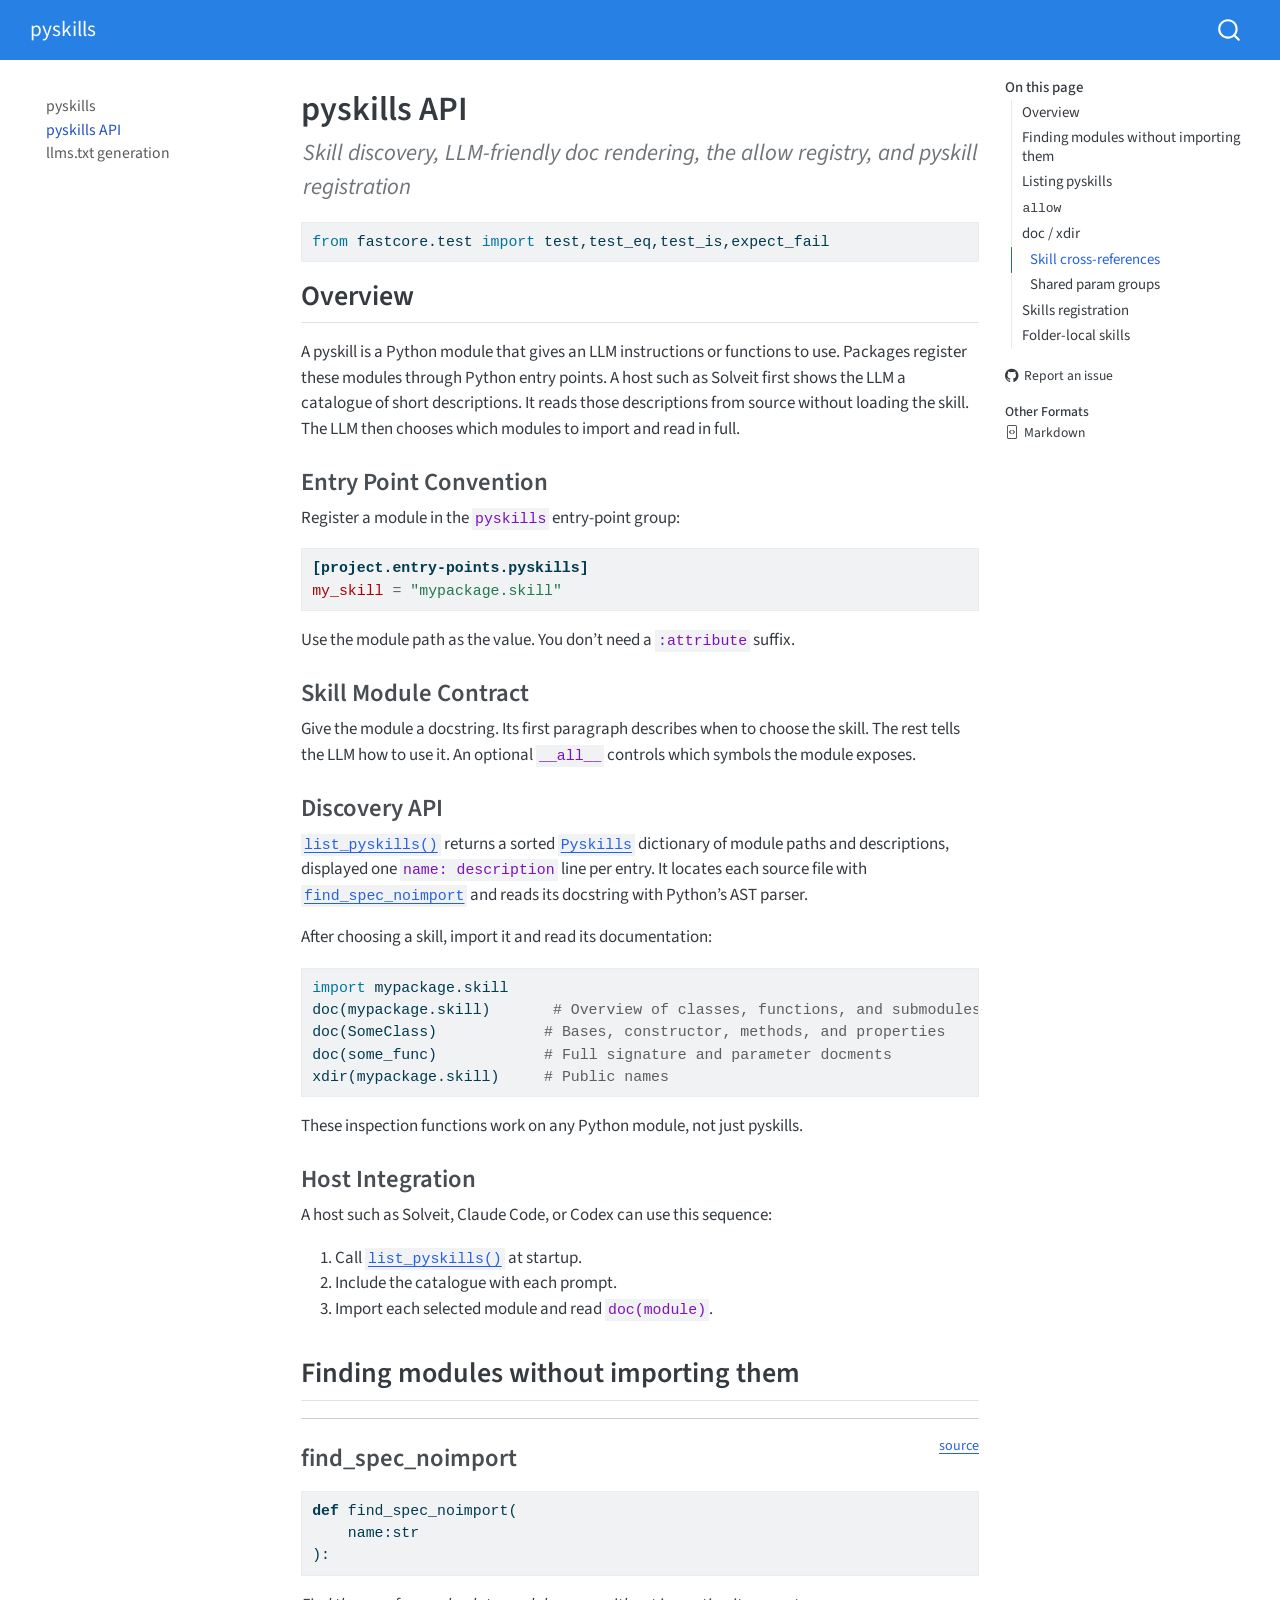
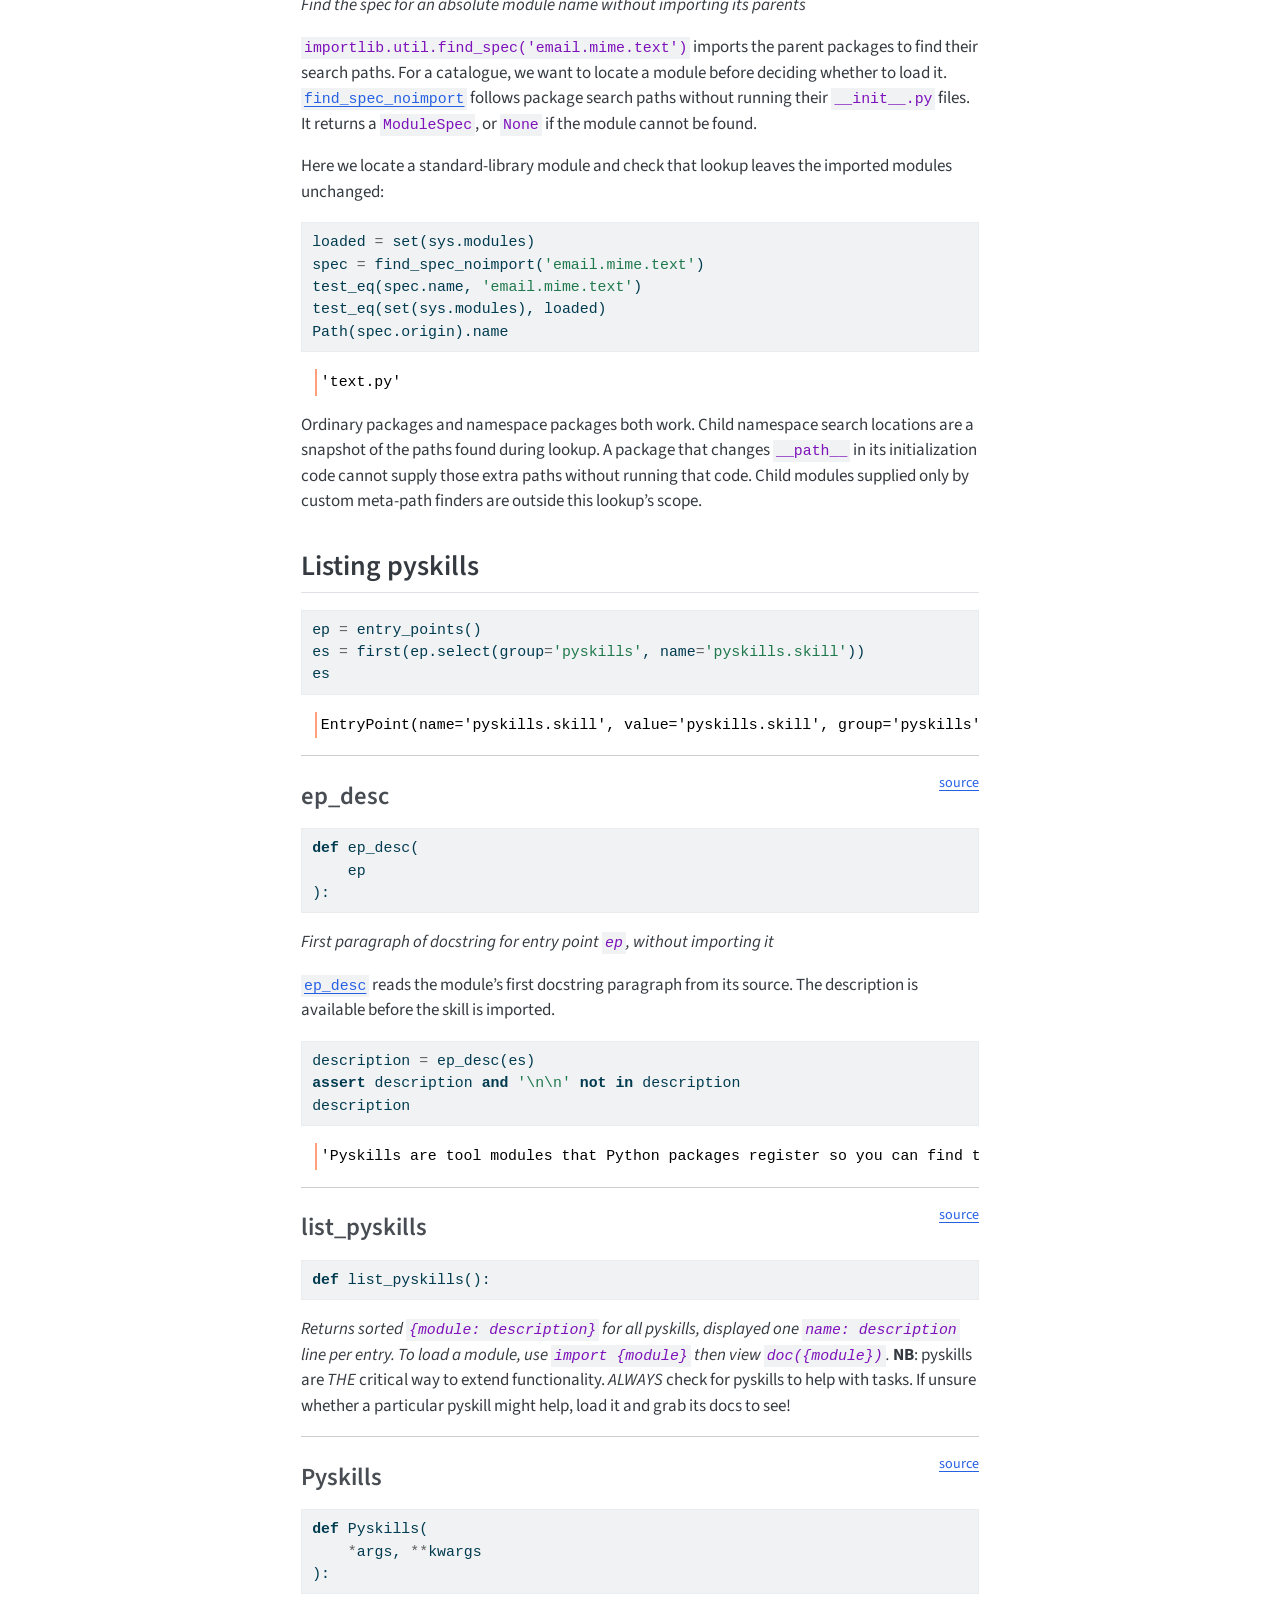
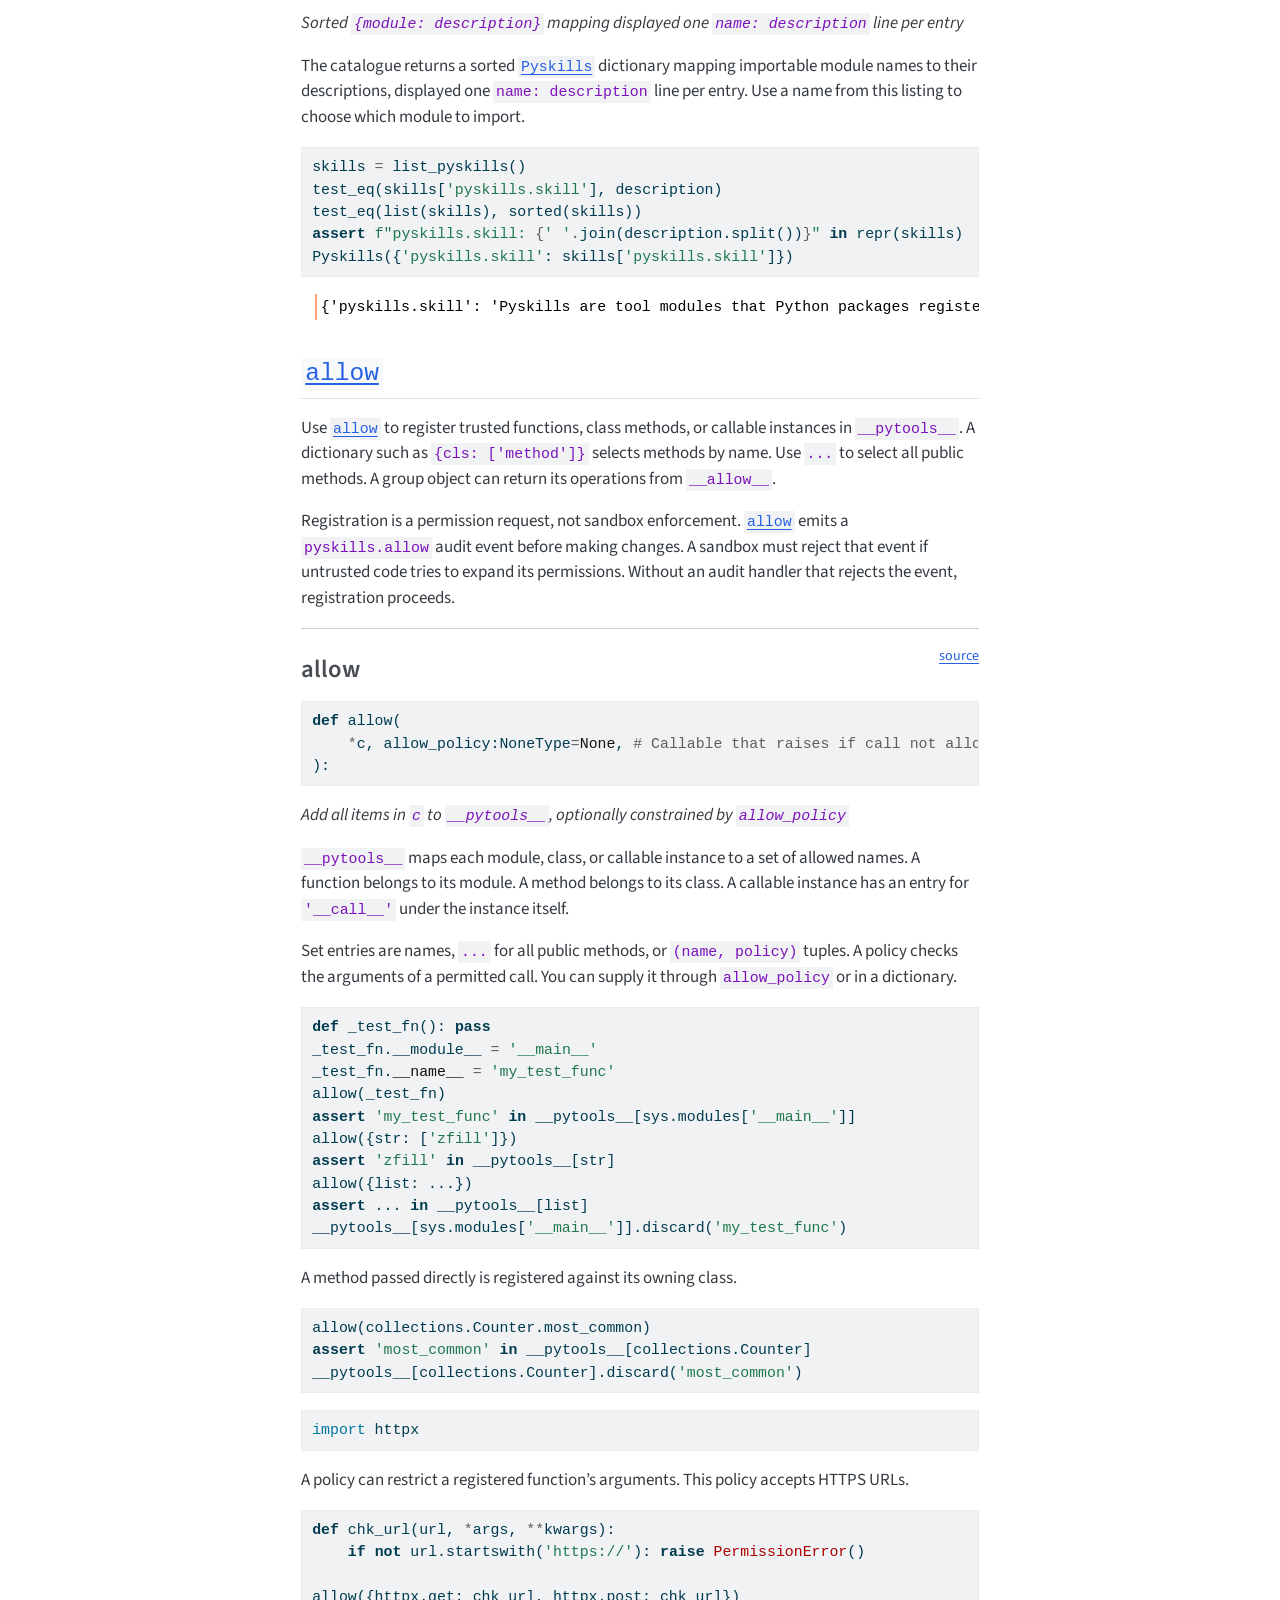
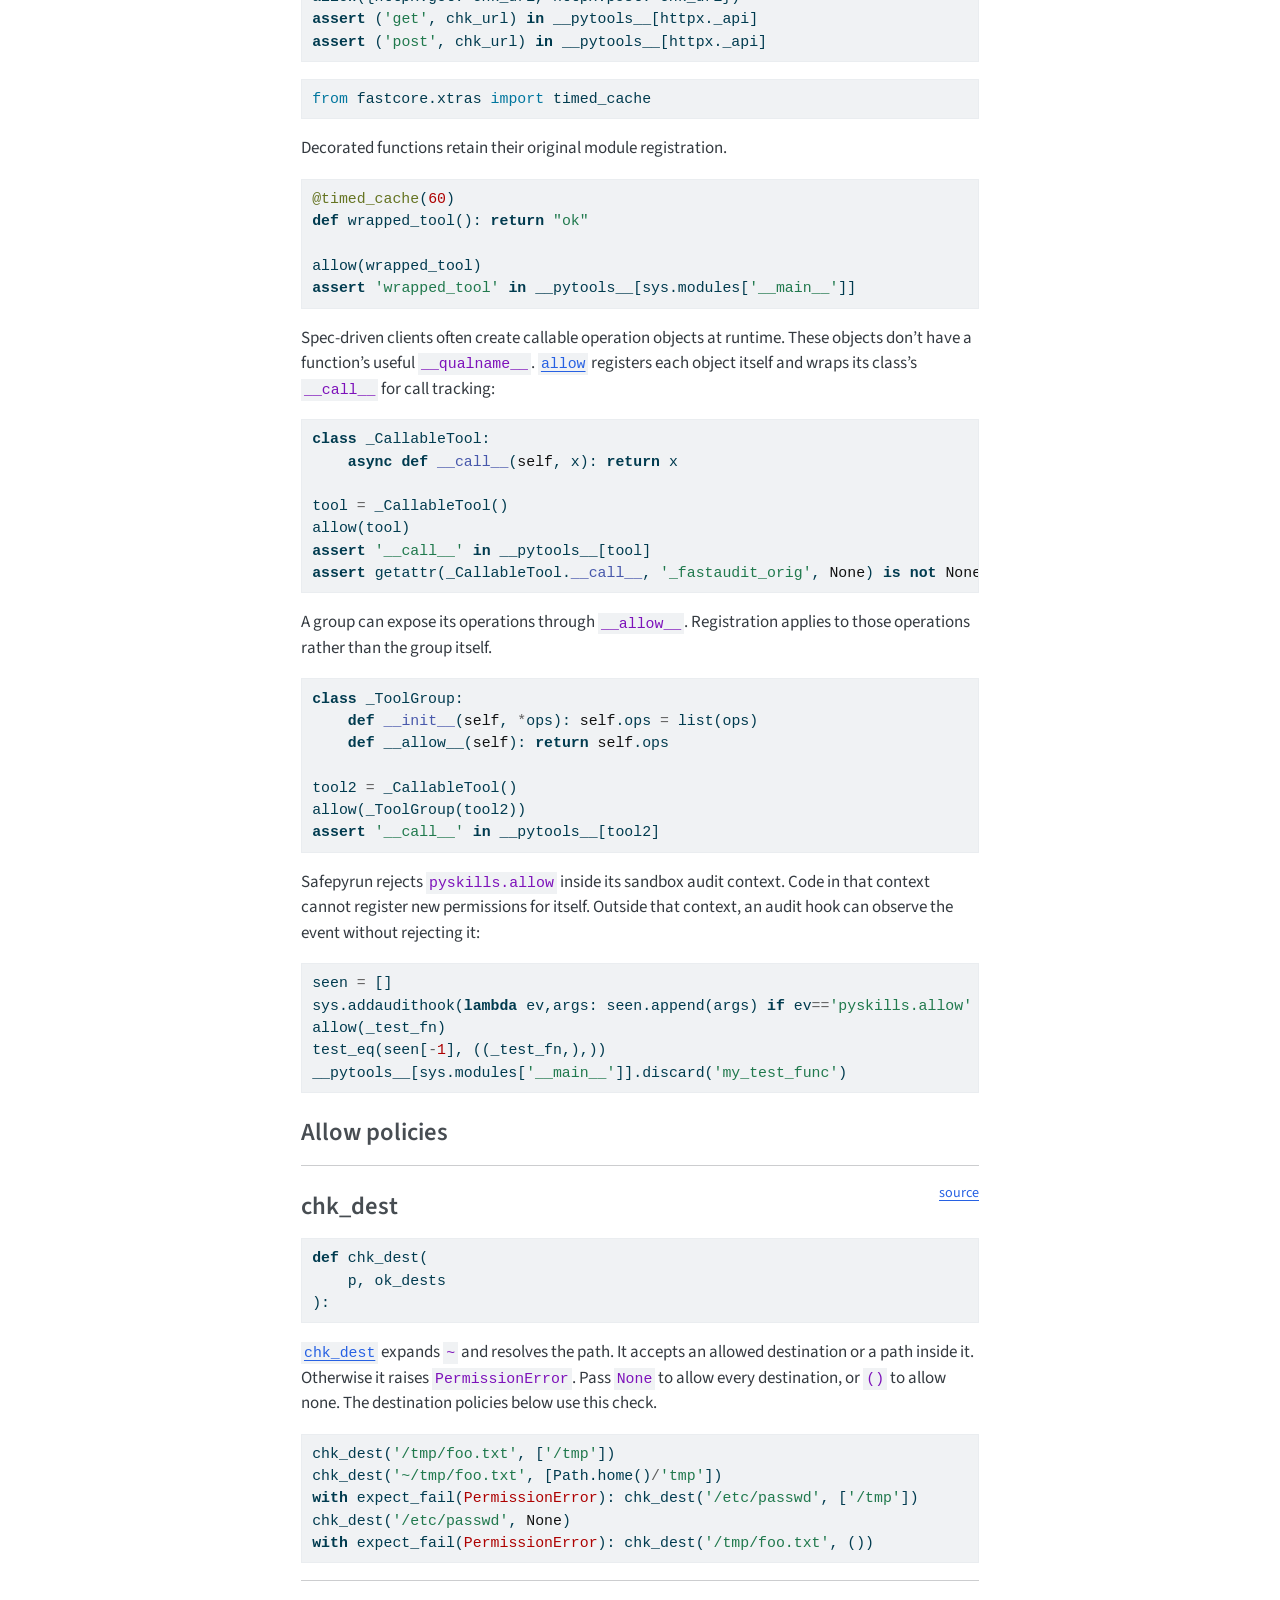
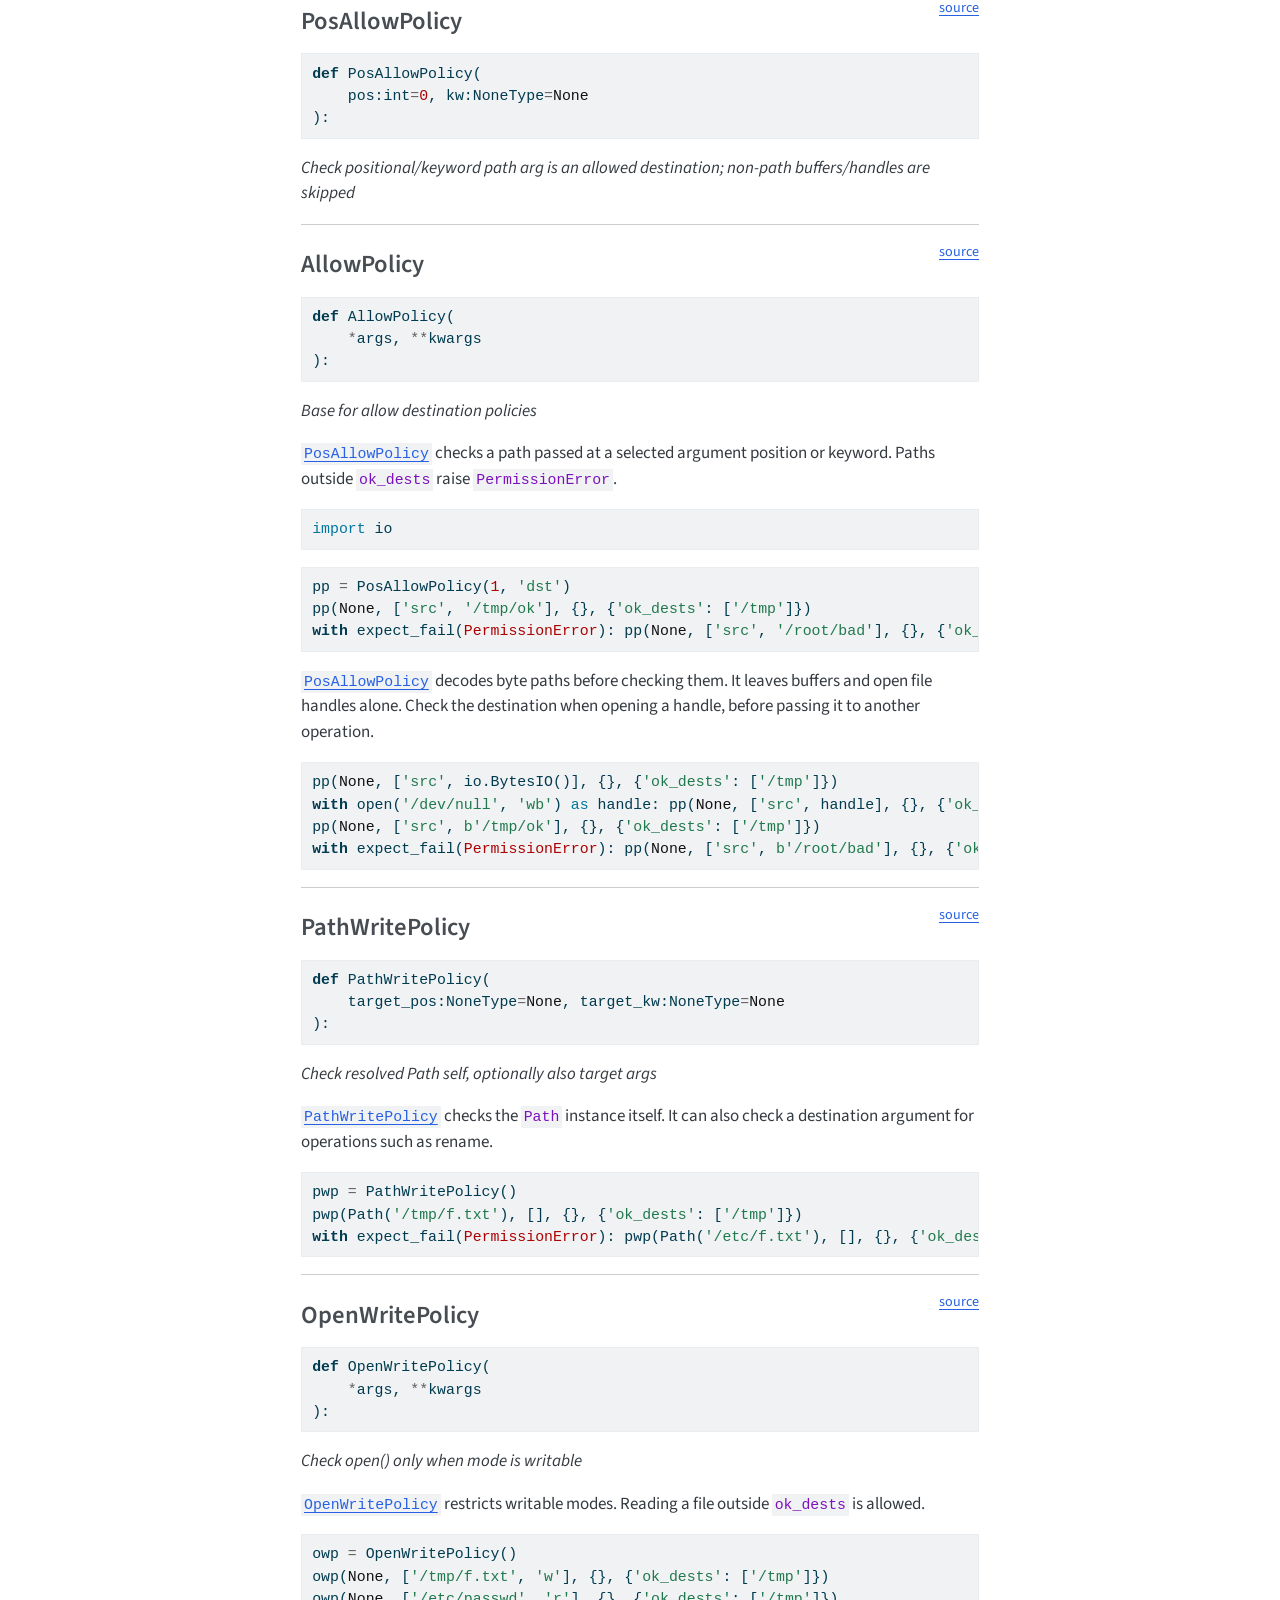
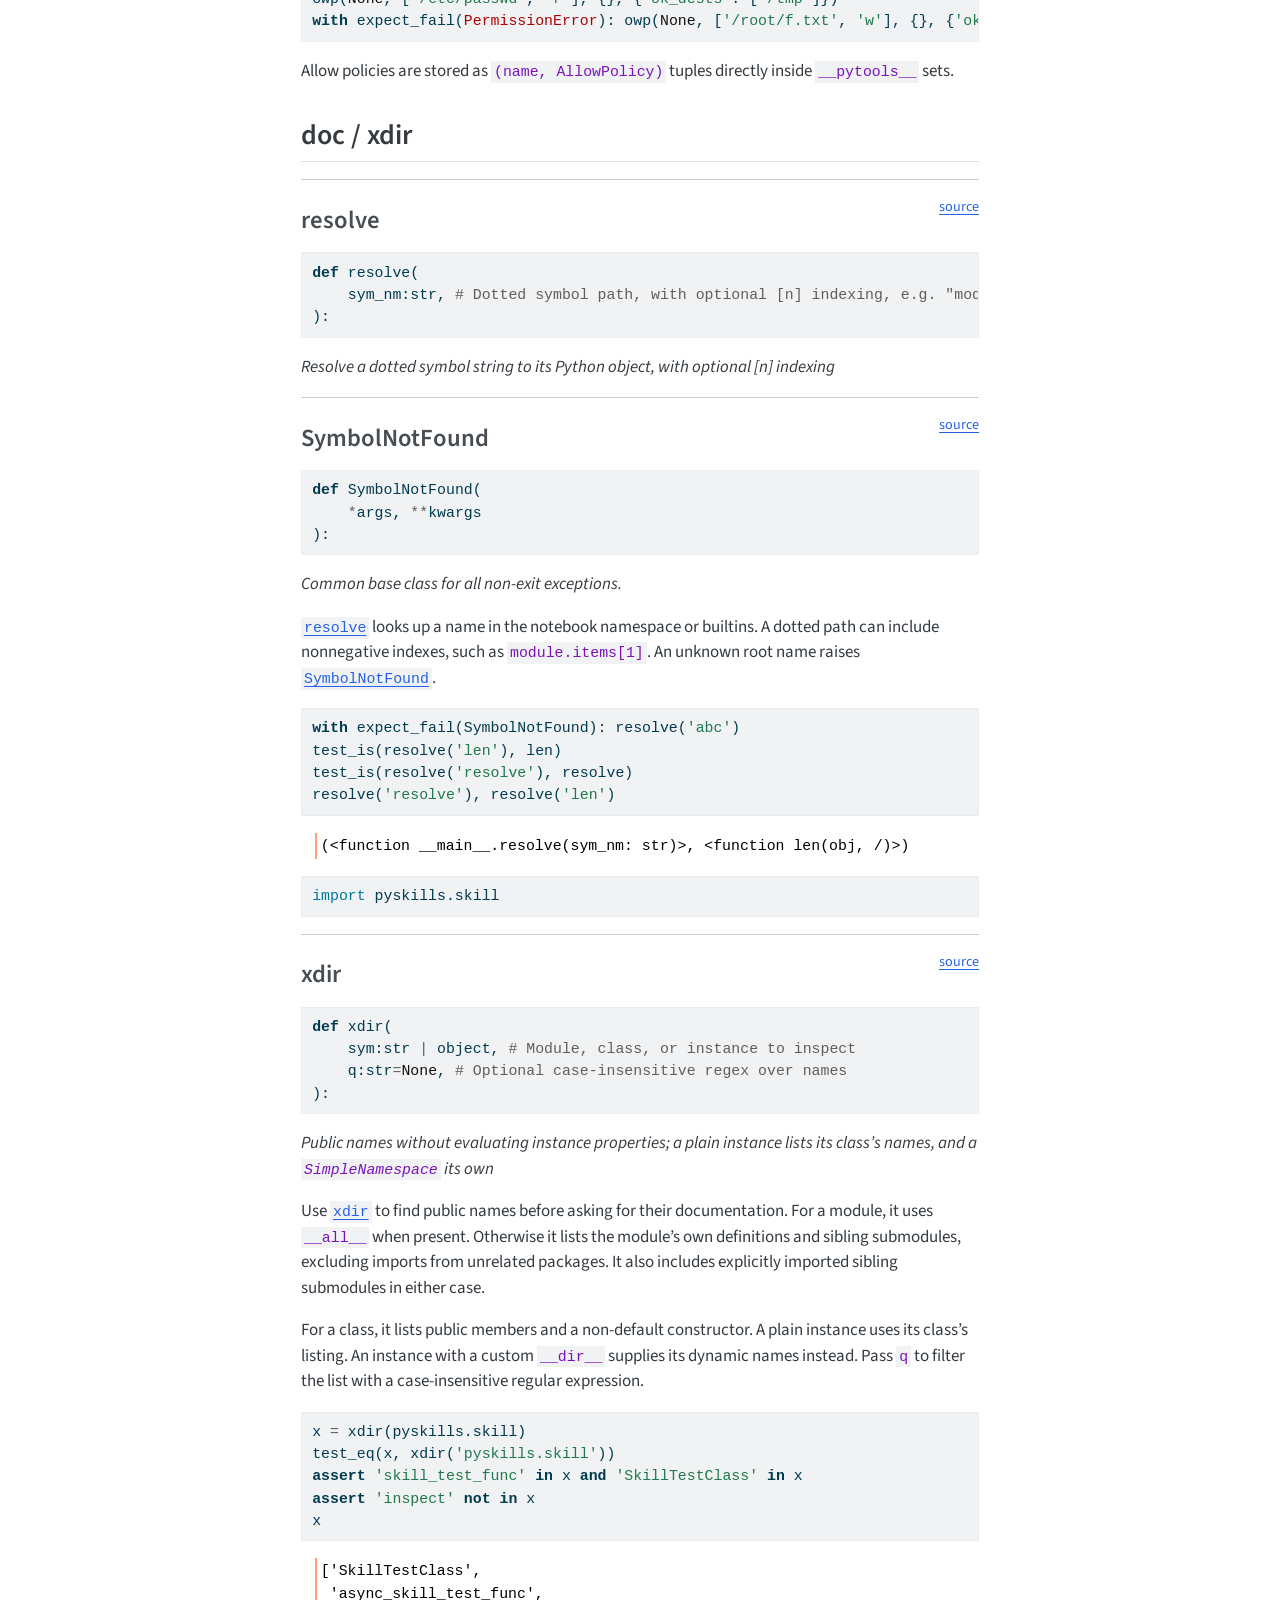
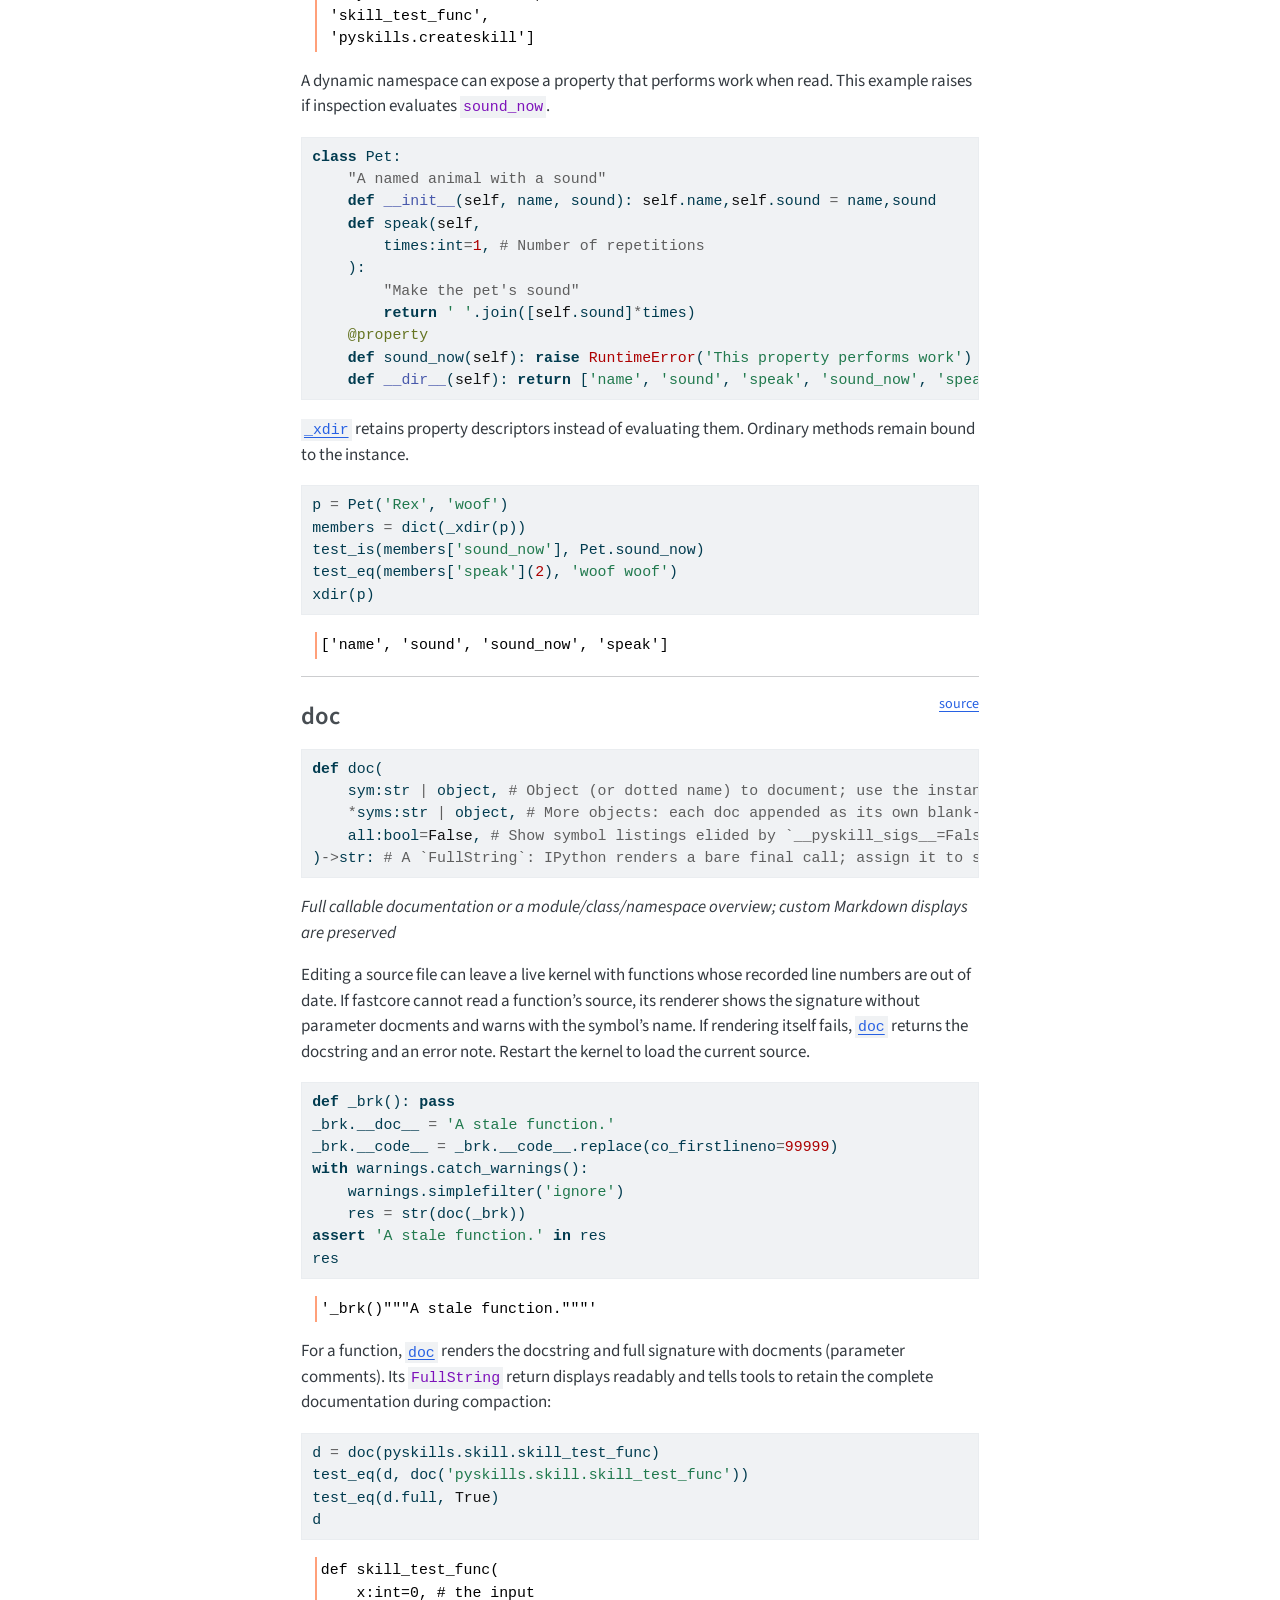
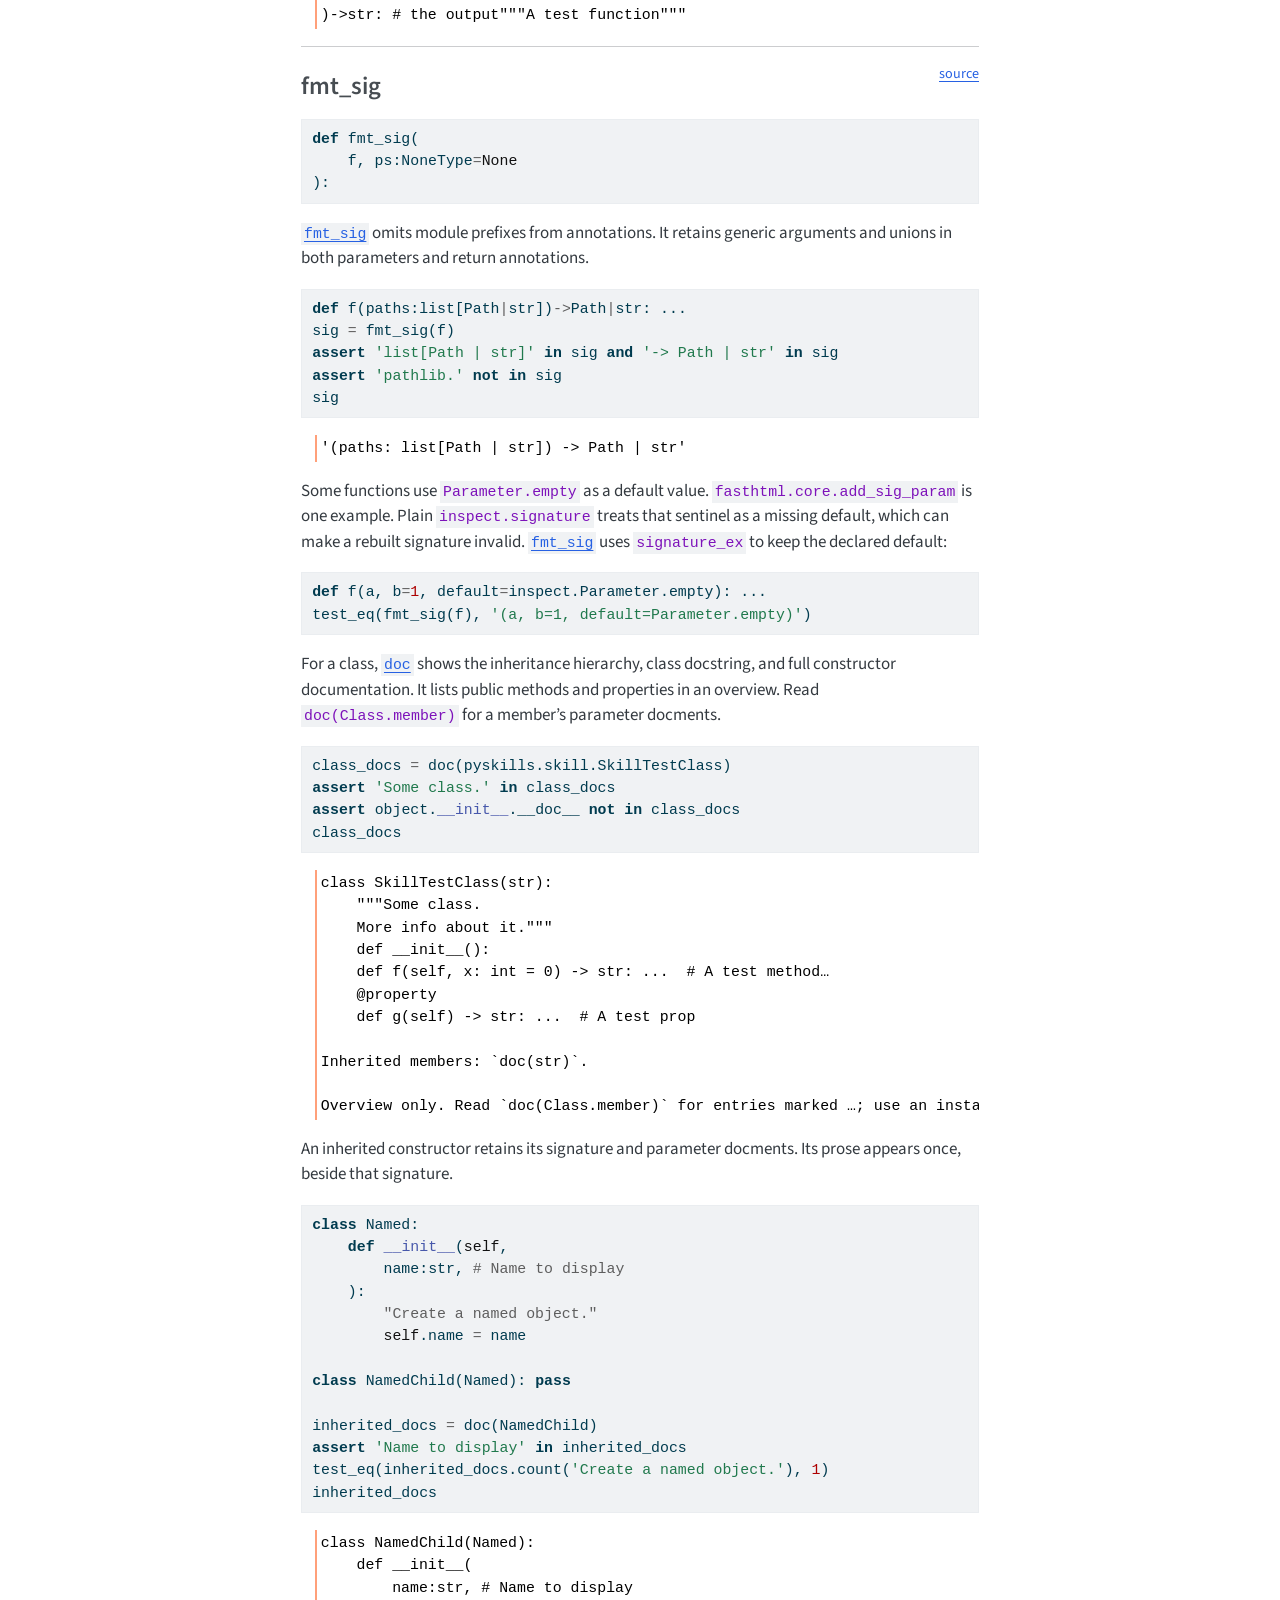
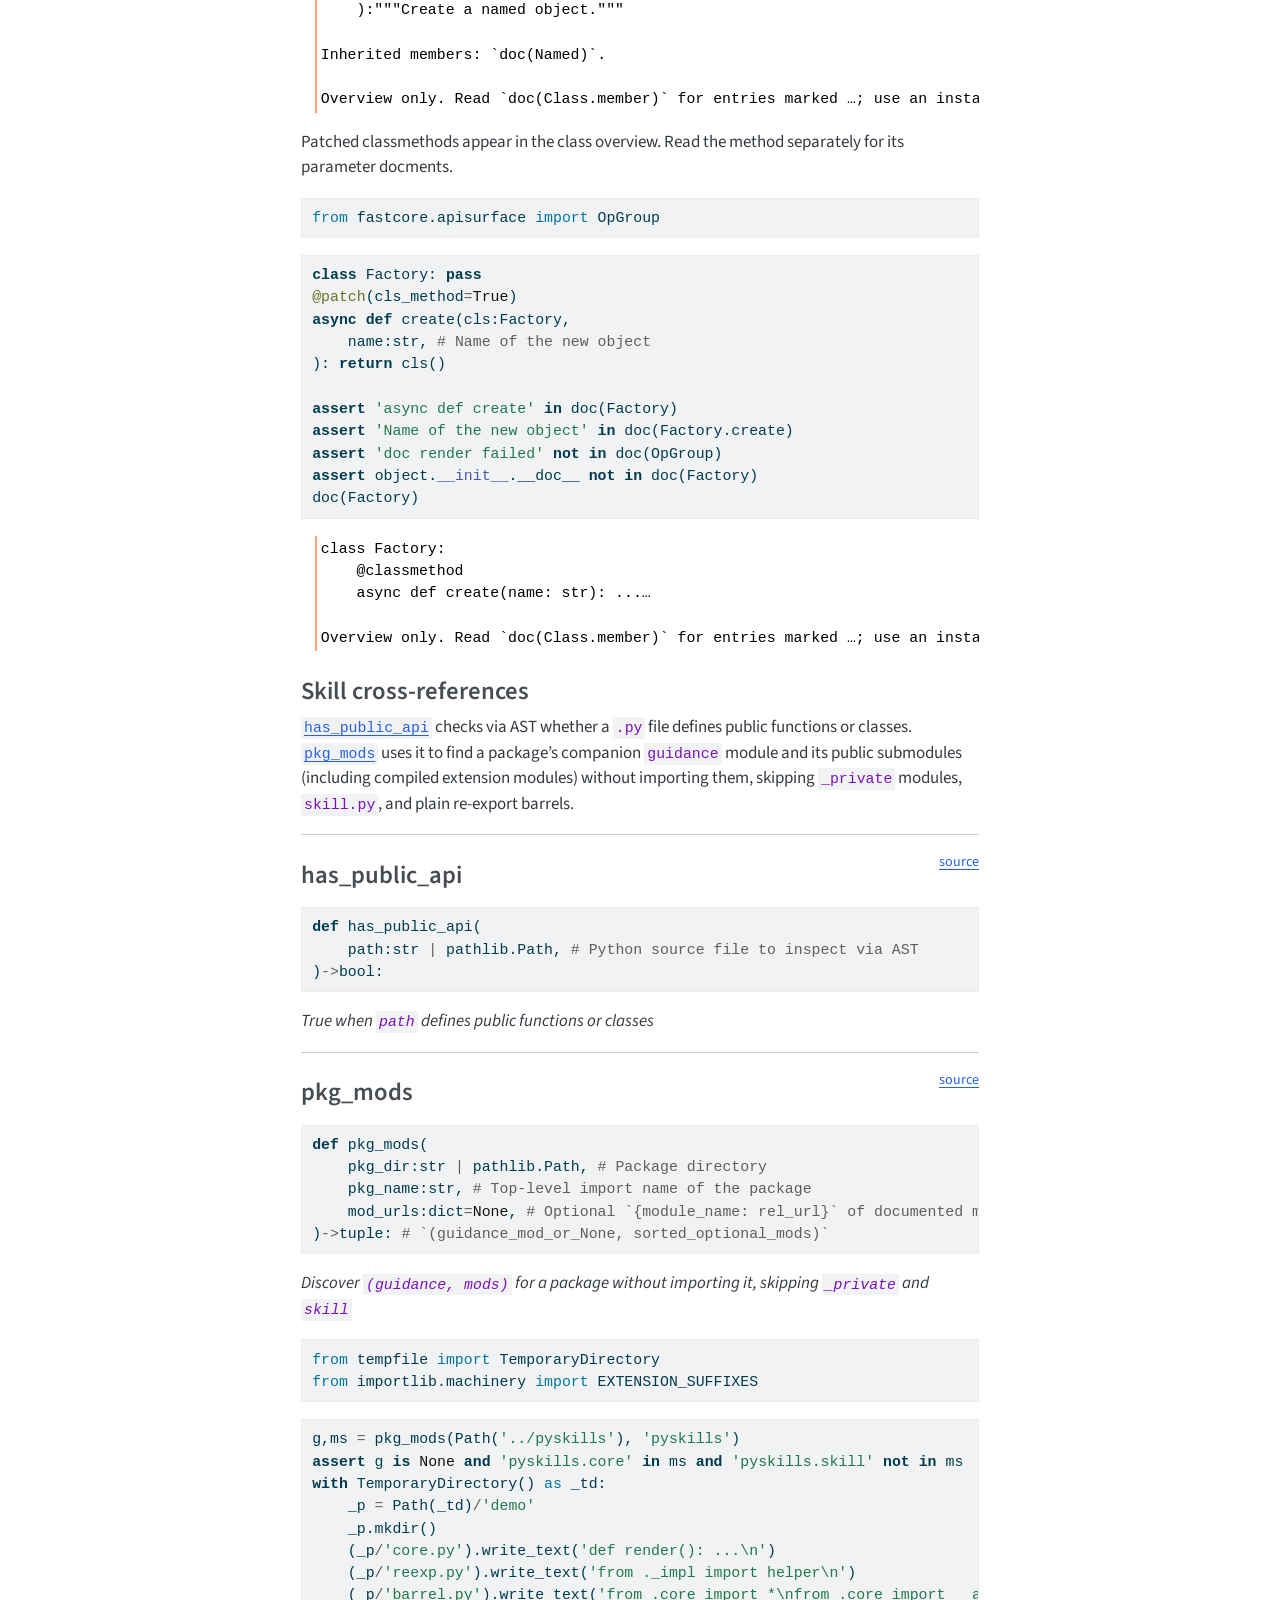
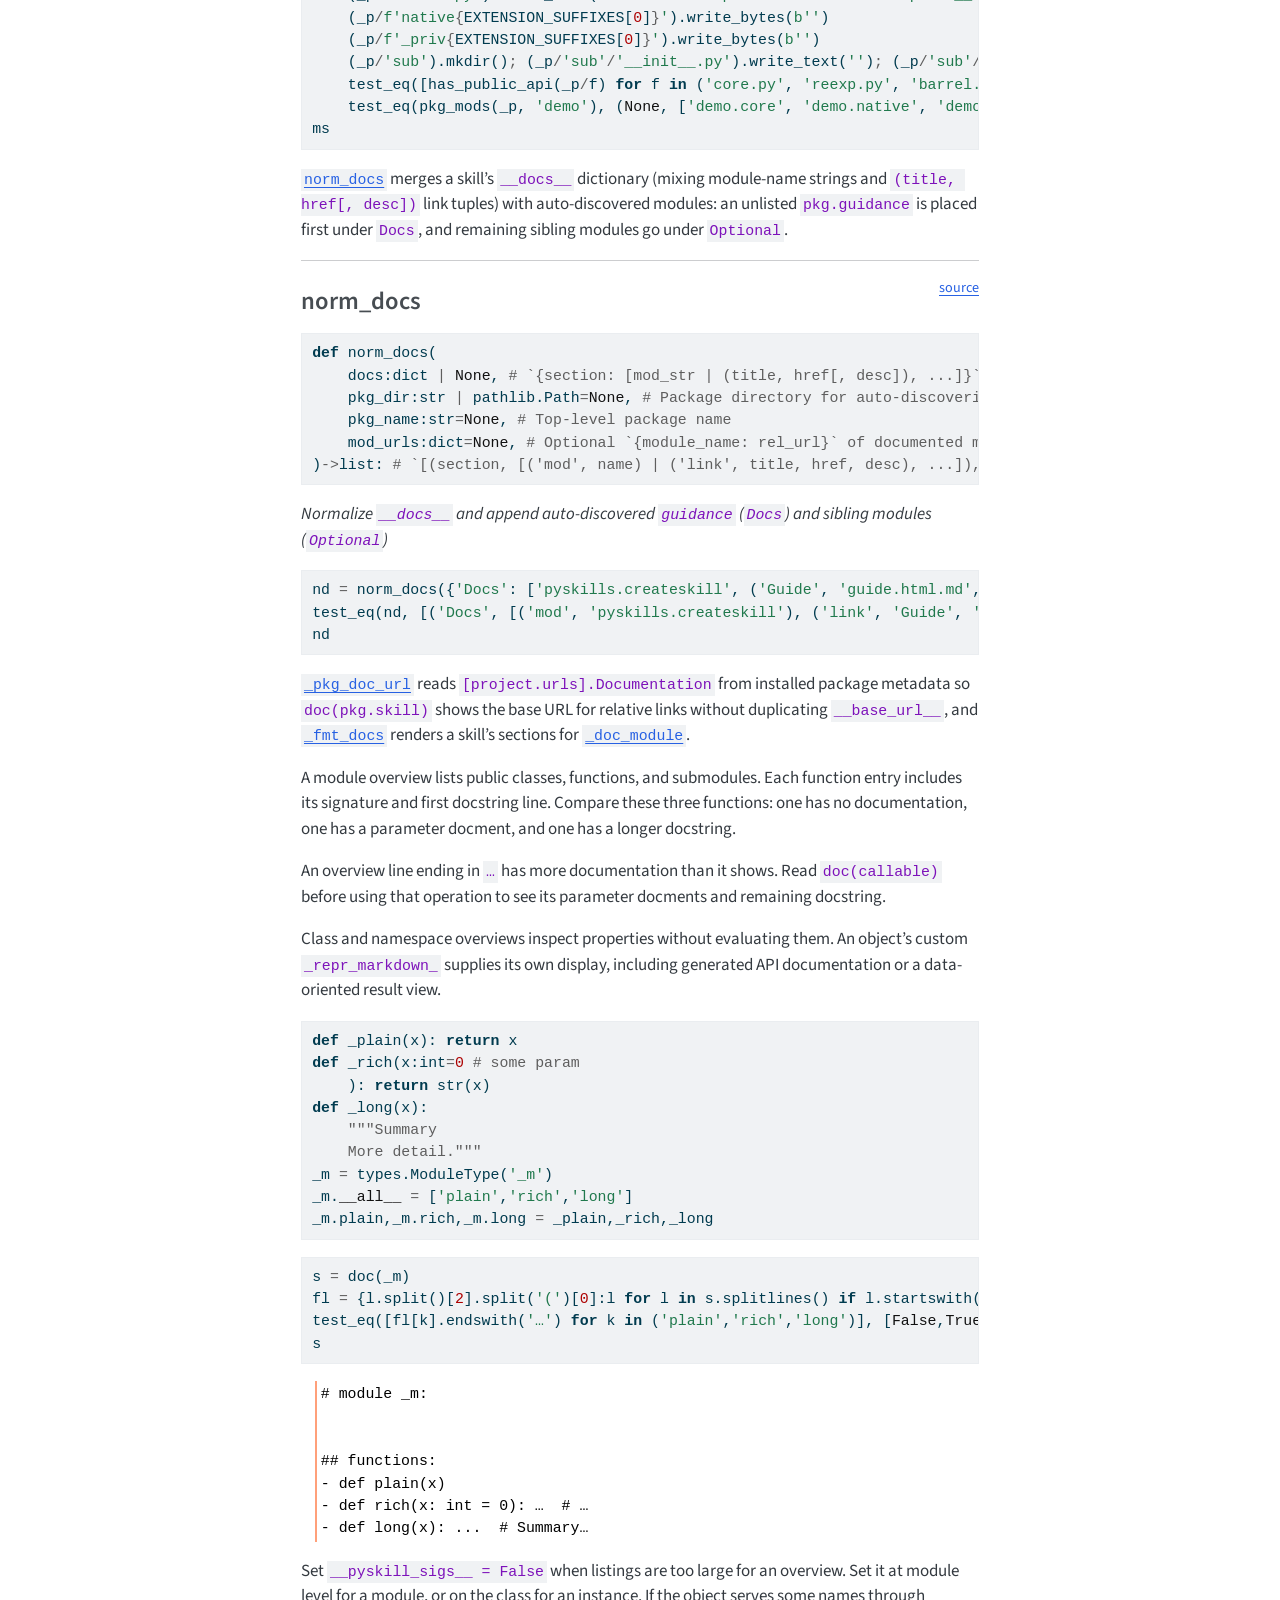
<file: core.html>
<!DOCTYPE html>
<html xmlns="http://www.w3.org/1999/xhtml" lang="en" xml:lang="en"><head>

<meta charset="utf-8">
<meta name="generator" content="quarto-1.11.9">

<meta name="viewport" content="width=device-width, initial-scale=1.0, user-scalable=yes">

<meta name="description" content="Skill discovery, LLM-friendly doc rendering, the allow registry, and pyskill registration">

<title>pyskills API – pyskills</title>
<style>
/* Default styles provided by pandoc.
** See https://pandoc.org/MANUAL.html#variables-for-html for config info.
*/
span.smallcaps{font-variant: small-caps;}
div.columns{display: flex; gap: 1.5em;}
div.column{flex: auto;}
@media screen {
div.columns{gap: min(4vw, 1.5em);}
div.column{overflow-x: auto;}
}
div.hanging-indent{margin-left: 1.5em; text-indent: -1.5em;}
ul.task-list{list-style: none;}
ul.task-list li input[type="checkbox"] {
  width: 0.8em;
  margin: 0 0.8em 0.2em -1em; /* quarto-specific, see https://github.com/quarto-dev/quarto-cli/issues/4556 */ 
  vertical-align: middle;
}
/* CSS for syntax highlighting */
html { -webkit-text-size-adjust: 100%; }
pre > code.sourceCode { white-space: pre; position: relative; }
pre > code.sourceCode > span { display: inline-block; line-height: 1.25; }
pre > code.sourceCode > span:empty { height: 1.2em; }
.sourceCode { overflow: visible; }
code.sourceCode > span { color: inherit; text-decoration: inherit; }
div.sourceCode { margin: 1em 0; }
pre.sourceCode { margin: 0; }
@media screen {
div.sourceCode { overflow: auto; }
}
@media print {
pre > code.sourceCode { white-space: pre-wrap; }
pre > code.sourceCode > span { text-indent: -5em; padding-left: 5em; }
}
pre.numberSource code
  { counter-reset: source-line 0; }
pre.numberSource code > span
  { position: relative; left: -4em; counter-increment: source-line; }
pre.numberSource code > span > a:first-child::before
  { content: counter(source-line);
    position: relative; left: -1em; text-align: right; vertical-align: baseline;
    border: none; display: inline-block;
    -webkit-touch-callout: none; -webkit-user-select: none;
    -khtml-user-select: none; -moz-user-select: none;
    -ms-user-select: none; user-select: none;
    padding: 0 4px; width: 4em;
  }
pre.numberSource { margin-left: 3em;  padding-left: 4px; }
div.sourceCode
  {   }
@media screen {
pre > code.sourceCode > span > a:first-child::before { text-decoration: underline; }
}
</style>


<script src="site_libs/quarto-nav/quarto-nav.js"></script>
<script src="site_libs/quarto-nav/headroom.min.js"></script>
<script src="site_libs/clipboard/clipboard.min.js"></script>
<script src="site_libs/quarto-search/autocomplete.umd.js"></script>
<script src="site_libs/quarto-search/fuse.min.js"></script>
<script src="site_libs/quarto-search/quarto-search.js"></script>
<meta name="quarto:offset" content="./">
<script src="site_libs/quarto-html/quarto.js" type="module"></script>
<script src="site_libs/quarto-html/tabsets/tabsets.js" type="module"></script>
<script src="site_libs/quarto-html/scrollable-regions/scrollable-regions.js" type="module"></script>
<script src="site_libs/quarto-html/popper.min.js"></script>
<script src="site_libs/quarto-html/tippy.umd.min.js"></script>
<script src="site_libs/quarto-html/anchor.min.js"></script>
<link href="site_libs/quarto-html/tippy.css" rel="stylesheet">
<link href="site_libs/quarto-html/quarto-syntax-highlighting-63b5708e65d6cd79cd7618c58d0c21e7.css" rel="stylesheet" id="quarto-text-highlighting-styles">
<script src="site_libs/bootstrap/bootstrap.min.js"></script>
<link href="site_libs/bootstrap/bootstrap-icons.css" rel="stylesheet">
<link href="site_libs/bootstrap/bootstrap-51ae4412001d941aa6f661b3d8a95f4f.min.css" rel="stylesheet" append-hash="true" id="quarto-bootstrap" data-mode="light">
<script id="quarto-search-options" type="application/json">{
  "location": "navbar",
  "copy-button": false,
  "collapse-after": 3,
  "panel-placement": "end",
  "type": "overlay",
  "limit": 50,
  "keyboard-shortcut": [
    "f",
    "/",
    "s"
  ],
  "show-item-context": false,
  "language": {
    "search-no-results-text": "No results",
    "search-matching-documents-text": "matching documents",
    "search-copy-link-title": "Copy link to search",
    "search-hide-matches-text": "Hide additional matches",
    "search-more-match-text": "more match in this document",
    "search-more-matches-text": "more matches in this document",
    "search-clear-button-title": "Clear",
    "search-text-placeholder": "",
    "search-detached-cancel-button-title": "Cancel",
    "search-submit-button-title": "Submit",
    "search-label": "Search"
  }
}</script>


<link rel="stylesheet" href="styles.css">
<meta property="og:title" content="pyskills API – pyskills">
<meta property="og:description" content="Skill discovery, LLM-friendly doc rendering, the allow registry, and pyskill registration">
<meta property="og:site_name" content="pyskills">
<meta name="twitter:title" content="pyskills API – pyskills">
<meta name="twitter:description" content="Skill discovery, LLM-friendly doc rendering, the allow registry, and pyskill registration">
<meta name="twitter:card" content="summary">
</head>

<body class="nav-sidebar floating nav-fixed quarto-light"><a id="quarto-skip-link" class="visually-hidden-focusable" href="#quarto-document-content">Skip to main content</a>

<div id="quarto-search-results"></div>
  <header id="quarto-header" class="headroom fixed-top">
    <nav class="navbar navbar-expand-lg " data-bs-theme="dark" aria-label="Site">
      <div class="navbar-container container-fluid">
      <div class="navbar-brand-container mx-auto">
    <a class="navbar-brand" href="./index.html">
    <span class="navbar-title">pyskills</span>
    </a>
  </div>
        <div class="quarto-navbar-tools tools-end">
</div>
          <div id="quarto-search" class="" title="Search"></div>
      </div> <!-- /container-fluid -->
    </nav>
  <nav class="quarto-secondary-nav" aria-label="Toolbar">
    <div class="container-fluid d-flex">
      <button type="button" class="quarto-btn-toggle btn" data-bs-toggle="collapse" role="button" data-bs-target=".quarto-sidebar-collapse-item" aria-controls="quarto-sidebar" aria-expanded="false" aria-label="Toggle sidebar navigation" onclick="if (window.quartoToggleHeadroom) { window.quartoToggleHeadroom(); }">
        <i class="bi bi-layout-text-sidebar-reverse"></i>
      </button>
        <nav class="quarto-page-breadcrumbs" aria-label="Breadcrumbs"><ol class="breadcrumb"><li class="breadcrumb-item"><a href="./core.html">pyskills API</a></li></ol></nav>
        <a class="flex-grow-1" data-bs-toggle="collapse" data-bs-target=".quarto-sidebar-collapse-item" onclick="if (window.quartoToggleHeadroom) { window.quartoToggleHeadroom(); }">      
        </a>
    </div>
  </nav>
</header>
<!-- content -->
<div id="quarto-content" class="quarto-container page-columns page-rows-contents page-layout-article page-navbar">
<!-- sidebar -->
  <nav id="quarto-sidebar" class="sidebar collapse collapse-horizontal quarto-sidebar-collapse-item sidebar-navigation floating overflow-auto" aria-label="Section">
    <div class="sidebar-menu-container"> 
    <ul class="list-unstyled mt-1">
        <li class="sidebar-item">
  <div class="sidebar-item-container"> 
  <a href="./index.html" class="sidebar-item-text sidebar-link">
 <span class="menu-text">pyskills</span></a>
  </div>
</li>
        <li class="sidebar-item">
  <div class="sidebar-item-container"> 
  <a href="./core.html" class="sidebar-item-text sidebar-link active">
 <span class="menu-text">pyskills API</span></a>
  </div>
</li>
        <li class="sidebar-item">
  <div class="sidebar-item-container"> 
  <a href="./llms.html" class="sidebar-item-text sidebar-link">
 <span class="menu-text">llms.txt generation</span></a>
  </div>
</li>
    </ul>
    </div>
</nav>
<div id="quarto-sidebar-glass" class="quarto-sidebar-collapse-item" data-bs-toggle="collapse" data-bs-target=".quarto-sidebar-collapse-item"></div>
<!-- margin-sidebar -->
    <div id="quarto-margin-sidebar" class="sidebar margin-sidebar">
        <nav id="TOC" role="doc-toc" aria-labelledby="toc-title" class="toc-active">
    <h2 id="toc-title">On this page</h2>
   
  <ul>
  <li><a href="#overview" id="toc-overview" class="nav-link active" data-scroll-target="#overview">Overview</a>
  <ul class="collapse">
  <li><a href="#entry-point-convention" id="toc-entry-point-convention" class="nav-link" data-scroll-target="#entry-point-convention">Entry Point Convention</a></li>
  <li><a href="#skill-module-contract" id="toc-skill-module-contract" class="nav-link" data-scroll-target="#skill-module-contract">Skill Module Contract</a></li>
  <li><a href="#discovery-api" id="toc-discovery-api" class="nav-link" data-scroll-target="#discovery-api">Discovery API</a></li>
  <li><a href="#host-integration" id="toc-host-integration" class="nav-link" data-scroll-target="#host-integration">Host Integration</a></li>
  </ul></li>
  <li><a href="#finding-modules-without-importing-them" id="toc-finding-modules-without-importing-them" class="nav-link" data-scroll-target="#finding-modules-without-importing-them">Finding modules without importing them</a></li>
  <li><a href="#listing-pyskills" id="toc-listing-pyskills" class="nav-link" data-scroll-target="#listing-pyskills">Listing pyskills</a></li>
  <li><a href="#allow" id="toc-allow" class="nav-link" data-scroll-target="#allow"><code>allow</code></a>
  <ul class="collapse">
  <li><a href="#allow-policies" id="toc-allow-policies" class="nav-link" data-scroll-target="#allow-policies">Allow policies</a></li>
  </ul></li>
  <li><a href="#doc-xdir" id="toc-doc-xdir" class="nav-link" data-scroll-target="#doc-xdir">doc / xdir</a>
  <ul class="collapse">
  <li><a href="#skill-cross-references" id="toc-skill-cross-references" class="nav-link" data-scroll-target="#skill-cross-references">Skill cross-references</a></li>
  <li><a href="#shared-param-groups" id="toc-shared-param-groups" class="nav-link" data-scroll-target="#shared-param-groups">Shared param groups</a></li>
  </ul></li>
  <li><a href="#skills-registration" id="toc-skills-registration" class="nav-link" data-scroll-target="#skills-registration">Skills registration</a></li>
  <li><a href="#folder-local-skills" id="toc-folder-local-skills" class="nav-link" data-scroll-target="#folder-local-skills">Folder-local skills</a></li>
  </ul>
<div class="toc-actions"><ul><li><a href="https://github.com/AnswerDotAI/pyskills/issues/new" class="toc-action"><i class="bi bi-github"></i>Report an issue</a></li></ul></div><div class="quarto-alternate-formats"><h2>Other Formats</h2><ul><li><a href="core.html.md"><i class="bi bi-file-code"></i>Markdown</a></li></ul></div></nav>
    </div>
<!-- main -->
<main class="content" id="quarto-document-content" tabindex="-1">

<header id="title-block-header" class="quarto-title-block default">
<div class="quarto-title">
<h1 class="title">pyskills API</h1>
</div>

<div>
  <div class="description">
    Skill discovery, LLM-friendly doc rendering, the allow registry, and pyskill registration
  </div>
</div>


<div class="quarto-title-meta">

    
  
    
  </div>
  


</header>


<!-- WARNING: THIS FILE WAS AUTOGENERATED! DO NOT EDIT! -->
<div id="32fdd031" class="cell" data-quarto-private-1="{&quot;key&quot;:&quot;execution&quot;,&quot;value&quot;:{&quot;iopub.execute_input&quot;:&quot;2026-11-27T23:40:55.318945+00:00&quot;,&quot;shell.execute_reply&quot;:&quot;2026-11-27T23:40:55.319551+00:00&quot;,&quot;total&quot;:0.0006078410000327494}}" data-execution_count="3">
<div class="code-copy-outer-scaffold"><div class="sourceCode cell-code" id="cb1"><pre class="sourceCode python code-with-copy"><code class="sourceCode python"><span id="cb1-1"><a href="#cb1-1" aria-hidden="true" tabindex="-1"></a><span class="im">from</span> fastcore.test <span class="im">import</span> test,test_eq,test_is,expect_fail</span></code></pre></div><button title="Copy to Clipboard" class="code-copy-button"><i class="bi"></i></button></div>
</div>
<section id="overview" class="level2">
<h2 class="anchored" data-anchor-id="overview">Overview</h2>
<p>A pyskill is a Python module that gives an LLM instructions or functions to use. Packages register these modules through Python entry points. A host such as Solveit first shows the LLM a catalogue of short descriptions. It reads those descriptions from source without loading the skill. The LLM then chooses which modules to import and read in full.</p>
<section id="entry-point-convention" class="level3">
<h3 class="anchored" data-anchor-id="entry-point-convention">Entry Point Convention</h3>
<p>Register a module in the <code>pyskills</code> entry-point group:</p>
<div class="code-copy-outer-scaffold"><div class="sourceCode" id="cb2"><pre class="sourceCode toml code-with-copy"><code class="sourceCode toml"><span id="cb2-1"><a href="#cb2-1" aria-hidden="true" tabindex="-1"></a><span class="kw">[project.entry-points.pyskills]</span></span>
<span id="cb2-2"><a href="#cb2-2" aria-hidden="true" tabindex="-1"></a><span class="dt">my_skill</span> <span class="op">=</span> <span class="st">"mypackage.skill"</span></span></code></pre></div><button title="Copy to Clipboard" class="code-copy-button"><i class="bi"></i></button></div>
<p>Use the module path as the value. You don’t need a <code>:attribute</code> suffix.</p>
</section>
<section id="skill-module-contract" class="level3">
<h3 class="anchored" data-anchor-id="skill-module-contract">Skill Module Contract</h3>
<p>Give the module a docstring. Its first paragraph describes when to choose the skill. The rest tells the LLM how to use it. An optional <code>__all__</code> controls which symbols the module exposes.</p>
</section>
<section id="discovery-api" class="level3">
<h3 class="anchored" data-anchor-id="discovery-api">Discovery API</h3>
<p><a href="https://AnswerDotAI.github.io/pyskills/core.html#list_pyskills"><code>list_pyskills()</code></a> returns a sorted <a href="https://AnswerDotAI.github.io/pyskills/core.html#pyskills"><code>Pyskills</code></a> dictionary of module paths and descriptions, displayed one <code>name: description</code> line per entry. It locates each source file with <a href="https://AnswerDotAI.github.io/pyskills/core.html#find_spec_noimport"><code>find_spec_noimport</code></a> and reads its docstring with Python’s AST parser.</p>
<p>After choosing a skill, import it and read its documentation:</p>
<div class="code-copy-outer-scaffold"><div class="sourceCode" id="cb3"><pre class="sourceCode python code-with-copy"><code class="sourceCode python"><span id="cb3-1"><a href="#cb3-1" aria-hidden="true" tabindex="-1"></a><span class="im">import</span> mypackage.skill</span>
<span id="cb3-2"><a href="#cb3-2" aria-hidden="true" tabindex="-1"></a>doc(mypackage.skill)       <span class="co"># Overview of classes, functions, and submodules</span></span>
<span id="cb3-3"><a href="#cb3-3" aria-hidden="true" tabindex="-1"></a>doc(SomeClass)            <span class="co"># Bases, constructor, methods, and properties</span></span>
<span id="cb3-4"><a href="#cb3-4" aria-hidden="true" tabindex="-1"></a>doc(some_func)            <span class="co"># Full signature and parameter docments</span></span>
<span id="cb3-5"><a href="#cb3-5" aria-hidden="true" tabindex="-1"></a>xdir(mypackage.skill)     <span class="co"># Public names</span></span></code></pre></div><button title="Copy to Clipboard" class="code-copy-button"><i class="bi"></i></button></div>
<p>These inspection functions work on any Python module, not just pyskills.</p>
</section>
<section id="host-integration" class="level3">
<h3 class="anchored" data-anchor-id="host-integration">Host Integration</h3>
<p>A host such as Solveit, Claude Code, or Codex can use this sequence:</p>
<ol type="1">
<li>Call <a href="https://AnswerDotAI.github.io/pyskills/core.html#list_pyskills"><code>list_pyskills()</code></a> at startup.</li>
<li>Include the catalogue with each prompt.</li>
<li>Import each selected module and read <code>doc(module)</code>.</li>
</ol>
</section>
</section>
<section id="finding-modules-without-importing-them" class="level2">
<h2 class="anchored" data-anchor-id="finding-modules-without-importing-them">Finding modules without importing them</h2>
<div id="498c92dd" class="cell" data-quarto-private-1="{&quot;key&quot;:&quot;execution&quot;,&quot;value&quot;:{&quot;iopub.execute_input&quot;:&quot;2026-11-27T23:40:55.320848+00:00&quot;,&quot;shell.execute_reply&quot;:&quot;2026-11-27T23:40:55.400343+00:00&quot;,&quot;total&quot;:0.07949927000004209}}" data-execution_count="5">
<hr>
<p><a href="https://github.com/AnswerDotAI/pyskills/blob/main/pyskills/core.py#L81" target="_blank" style="float:right; font-size:smaller">source</a></p>
<section id="find_spec_noimport" class="level3">
<h3 class="anchored" data-anchor-id="find_spec_noimport">find_spec_noimport</h3>
<div class="code-copy-outer-scaffold"><div class="sourceCode" id="cb4"><pre class="sourceCode python code-with-copy"><code class="sourceCode python"><span id="cb4-1"><a href="#cb4-1" aria-hidden="true" tabindex="-1"></a><span class="kw">def</span> find_spec_noimport(</span>
<span id="cb4-2"><a href="#cb4-2" aria-hidden="true" tabindex="-1"></a>    name:<span class="bu">str</span></span>
<span id="cb4-3"><a href="#cb4-3" aria-hidden="true" tabindex="-1"></a>):</span></code></pre></div><button title="Copy to Clipboard" class="code-copy-button"><i class="bi"></i></button></div>
<p><em>Find the spec for an absolute module name without importing its parents</em></p>
</section>
</div>
<p><code>importlib.util.find_spec('email.mime.text')</code> imports the parent packages to find their search paths. For a catalogue, we want to locate a module before deciding whether to load it. <a href="https://AnswerDotAI.github.io/pyskills/core.html#find_spec_noimport"><code>find_spec_noimport</code></a> follows package search paths without running their <code>__init__.py</code> files. It returns a <code>ModuleSpec</code>, or <code>None</code> if the module cannot be found.</p>
<p>Here we locate a standard-library module and check that lookup leaves the imported modules unchanged:</p>
<div id="4cfcf735" class="cell">
<div class="code-copy-outer-scaffold"><div class="sourceCode cell-code" id="cb5"><pre class="sourceCode python code-with-copy"><code class="sourceCode python"><span id="cb5-1"><a href="#cb5-1" aria-hidden="true" tabindex="-1"></a>loaded <span class="op">=</span> <span class="bu">set</span>(sys.modules)</span>
<span id="cb5-2"><a href="#cb5-2" aria-hidden="true" tabindex="-1"></a>spec <span class="op">=</span> find_spec_noimport(<span class="st">'email.mime.text'</span>)</span>
<span id="cb5-3"><a href="#cb5-3" aria-hidden="true" tabindex="-1"></a>test_eq(spec.name, <span class="st">'email.mime.text'</span>)</span>
<span id="cb5-4"><a href="#cb5-4" aria-hidden="true" tabindex="-1"></a>test_eq(<span class="bu">set</span>(sys.modules), loaded)</span>
<span id="cb5-5"><a href="#cb5-5" aria-hidden="true" tabindex="-1"></a>Path(spec.origin).name</span></code></pre></div><button title="Copy to Clipboard" class="code-copy-button"><i class="bi"></i></button></div>
<div class="cell-output cell-output-display">
<pre><code>'text.py'</code></pre>
</div>
</div>
<p>Ordinary packages and namespace packages both work. Child namespace search locations are a snapshot of the paths found during lookup. A package that changes <code>__path__</code> in its initialization code cannot supply those extra paths without running that code. Child modules supplied only by custom meta-path finders are outside this lookup’s scope.</p>
</section>
<section id="listing-pyskills" class="level2">
<h2 class="anchored" data-anchor-id="listing-pyskills">Listing pyskills</h2>
<div id="3214f55e" class="cell">
<div class="code-copy-outer-scaffold"><div class="sourceCode cell-code" id="cb7"><pre class="sourceCode python code-with-copy"><code class="sourceCode python"><span id="cb7-1"><a href="#cb7-1" aria-hidden="true" tabindex="-1"></a>ep <span class="op">=</span> entry_points()</span>
<span id="cb7-2"><a href="#cb7-2" aria-hidden="true" tabindex="-1"></a>es <span class="op">=</span> first(ep.select(group<span class="op">=</span><span class="st">'pyskills'</span>, name<span class="op">=</span><span class="st">'pyskills.skill'</span>))</span>
<span id="cb7-3"><a href="#cb7-3" aria-hidden="true" tabindex="-1"></a>es</span></code></pre></div><button title="Copy to Clipboard" class="code-copy-button"><i class="bi"></i></button></div>
<div class="cell-output cell-output-display">
<pre><code>EntryPoint(name='pyskills.skill', value='pyskills.skill', group='pyskills')</code></pre>
</div>
</div>
<div id="69269762" class="cell" data-quarto-private-1="{&quot;key&quot;:&quot;execution&quot;,&quot;value&quot;:{&quot;iopub.execute_input&quot;:&quot;2026-11-27T23:40:55.402294+00:00&quot;,&quot;shell.execute_reply&quot;:&quot;2026-11-27T23:40:55.404902+00:00&quot;,&quot;total&quot;:0.002610442999980478}}" data-execution_count="7">
<hr>
<p><a href="https://github.com/AnswerDotAI/pyskills/blob/main/pyskills/core.py#L105" target="_blank" style="float:right; font-size:smaller">source</a></p>
<section id="ep_desc" class="level3">
<h3 class="anchored" data-anchor-id="ep_desc">ep_desc</h3>
<div class="code-copy-outer-scaffold"><div class="sourceCode" id="cb9"><pre class="sourceCode python code-with-copy"><code class="sourceCode python"><span id="cb9-1"><a href="#cb9-1" aria-hidden="true" tabindex="-1"></a><span class="kw">def</span> ep_desc(</span>
<span id="cb9-2"><a href="#cb9-2" aria-hidden="true" tabindex="-1"></a>    ep</span>
<span id="cb9-3"><a href="#cb9-3" aria-hidden="true" tabindex="-1"></a>):</span></code></pre></div><button title="Copy to Clipboard" class="code-copy-button"><i class="bi"></i></button></div>
<p><em>First paragraph of docstring for entry point <code>ep</code>, without importing it</em></p>
</section>
</div>
<p><a href="https://AnswerDotAI.github.io/pyskills/core.html#ep_desc"><code>ep_desc</code></a> reads the module’s first docstring paragraph from its source. The description is available before the skill is imported.</p>
<div id="04639f50" class="cell">
<div class="code-copy-outer-scaffold"><div class="sourceCode cell-code" id="cb10"><pre class="sourceCode python code-with-copy"><code class="sourceCode python"><span id="cb10-1"><a href="#cb10-1" aria-hidden="true" tabindex="-1"></a>description <span class="op">=</span> ep_desc(es)</span>
<span id="cb10-2"><a href="#cb10-2" aria-hidden="true" tabindex="-1"></a><span class="cf">assert</span> description <span class="kw">and</span> <span class="st">'</span><span class="ch">\n\n</span><span class="st">'</span> <span class="kw">not</span> <span class="kw">in</span> description</span>
<span id="cb10-3"><a href="#cb10-3" aria-hidden="true" tabindex="-1"></a>description</span></code></pre></div><button title="Copy to Clipboard" class="code-copy-button"><i class="bi"></i></button></div>
<div class="cell-output cell-output-display">
<pre><code>'Pyskills are tool modules that Python packages register so you can find them without importing everything. `list_pyskills()` names the ones installed, with a one-line description each, and needs no imports. Load one with a normal import, then read its docs with `doc()`.'</code></pre>
</div>
</div>
<div id="89eebadc" class="cell" data-quarto-private-1="{&quot;key&quot;:&quot;execution&quot;,&quot;value&quot;:{&quot;iopub.execute_input&quot;:&quot;2026-11-27T23:40:55.406414+00:00&quot;,&quot;shell.execute_reply&quot;:&quot;2026-11-27T23:40:55.408298+00:00&quot;,&quot;total&quot;:0.001887851999981649}}" data-execution_count="9">
<hr>
<p><a href="https://github.com/AnswerDotAI/pyskills/blob/main/pyskills/core.py#L116" target="_blank" style="float:right; font-size:smaller">source</a></p>
<section id="list_pyskills" class="level3">
<h3 class="anchored" data-anchor-id="list_pyskills">list_pyskills</h3>
<div class="code-copy-outer-scaffold"><div class="sourceCode" id="cb12"><pre class="sourceCode python code-with-copy"><code class="sourceCode python"><span id="cb12-1"><a href="#cb12-1" aria-hidden="true" tabindex="-1"></a><span class="kw">def</span> list_pyskills():</span></code></pre></div><button title="Copy to Clipboard" class="code-copy-button"><i class="bi"></i></button></div>
<p><em>Returns sorted <code>{module: description}</code> for all pyskills, displayed one <code>name: description</code> line per entry. To load a module, use <code>import {module}</code> then view <code>doc({module})</code>.</em> <strong>NB</strong>: pyskills are <em>THE</em> critical way to extend functionality. <em>ALWAYS</em> check for pyskills to help with tasks. If unsure whether a particular pyskill might help, load it and grab its docs to see!</p>
</section>
</div>
<div id="2401bd72" class="cell" data-quarto-private-1="{&quot;key&quot;:&quot;execution&quot;,&quot;value&quot;:{&quot;iopub.execute_input&quot;:&quot;2026-11-27T23:40:55.408384+00:00&quot;,&quot;shell.execute_reply&quot;:&quot;2026-11-27T23:40:55.410759+00:00&quot;,&quot;total&quot;:0.0023769640000637082}}" data-execution_count="10">
<hr>
<p><a href="https://github.com/AnswerDotAI/pyskills/blob/main/pyskills/core.py#L111" target="_blank" style="float:right; font-size:smaller">source</a></p>
<section id="pyskills" class="level3">
<h3 class="anchored" data-anchor-id="pyskills">Pyskills</h3>
<div class="code-copy-outer-scaffold"><div class="sourceCode" id="cb13"><pre class="sourceCode python code-with-copy"><code class="sourceCode python"><span id="cb13-1"><a href="#cb13-1" aria-hidden="true" tabindex="-1"></a><span class="kw">def</span> Pyskills(</span>
<span id="cb13-2"><a href="#cb13-2" aria-hidden="true" tabindex="-1"></a>    <span class="op">*</span>args, <span class="op">**</span>kwargs</span>
<span id="cb13-3"><a href="#cb13-3" aria-hidden="true" tabindex="-1"></a>):</span></code></pre></div><button title="Copy to Clipboard" class="code-copy-button"><i class="bi"></i></button></div>
<p><em>Sorted <code>{module: description}</code> mapping displayed one <code>name: description</code> line per entry</em></p>
</section>
</div>
<p>The catalogue returns a sorted <a href="https://AnswerDotAI.github.io/pyskills/core.html#pyskills"><code>Pyskills</code></a> dictionary mapping importable module names to their descriptions, displayed one <code>name: description</code> line per entry. Use a name from this listing to choose which module to import.</p>
<div id="fd4bd385" class="cell">
<div class="code-copy-outer-scaffold"><div class="sourceCode cell-code" id="cb14"><pre class="sourceCode python code-with-copy"><code class="sourceCode python"><span id="cb14-1"><a href="#cb14-1" aria-hidden="true" tabindex="-1"></a>skills <span class="op">=</span> list_pyskills()</span>
<span id="cb14-2"><a href="#cb14-2" aria-hidden="true" tabindex="-1"></a>test_eq(skills[<span class="st">'pyskills.skill'</span>], description)</span>
<span id="cb14-3"><a href="#cb14-3" aria-hidden="true" tabindex="-1"></a>test_eq(<span class="bu">list</span>(skills), <span class="bu">sorted</span>(skills))</span>
<span id="cb14-4"><a href="#cb14-4" aria-hidden="true" tabindex="-1"></a><span class="cf">assert</span> <span class="ss">f"pyskills.skill: </span><span class="sc">{</span><span class="st">' '</span><span class="sc">.</span>join(description.split())<span class="sc">}</span><span class="ss">"</span> <span class="kw">in</span> <span class="bu">repr</span>(skills)</span>
<span id="cb14-5"><a href="#cb14-5" aria-hidden="true" tabindex="-1"></a>Pyskills({<span class="st">'pyskills.skill'</span>: skills[<span class="st">'pyskills.skill'</span>]})</span></code></pre></div><button title="Copy to Clipboard" class="code-copy-button"><i class="bi"></i></button></div>
<div class="cell-output cell-output-display">
<pre><code>{'pyskills.skill': 'Pyskills are tool modules that Python packages register so you can find them without importing everything. `list_pyskills()` names the ones installed, with a one-line description each, and needs no imports. Load one with a normal import, then read its docs with `doc()`.'}</code></pre>
</div>
</div>
</section>
<section id="allow" class="level2">
<h2 class="anchored" data-anchor-id="allow"><a href="https://AnswerDotAI.github.io/pyskills/core.html#allow"><code>allow</code></a></h2>
<p>Use <a href="https://AnswerDotAI.github.io/pyskills/core.html#allow"><code>allow</code></a> to register trusted functions, class methods, or callable instances in <code>__pytools__</code>. A dictionary such as <code>{cls: ['method']}</code> selects methods by name. Use <code>...</code> to select all public methods. A group object can return its operations from <code>__allow__</code>.</p>
<p>Registration is a permission request, not sandbox enforcement. <a href="https://AnswerDotAI.github.io/pyskills/core.html#allow"><code>allow</code></a> emits a <code>pyskills.allow</code> audit event before making changes. A sandbox must reject that event if untrusted code tries to expand its permissions. Without an audit handler that rejects the event, registration proceeds.</p>
<div id="11b9fabf" class="cell" data-quarto-private-1="{&quot;key&quot;:&quot;execution&quot;,&quot;value&quot;:{&quot;iopub.execute_input&quot;:&quot;2026-11-27T23:40:55.414245+00:00&quot;,&quot;shell.execute_reply&quot;:&quot;2026-11-27T23:40:55.417387+00:00&quot;,&quot;total&quot;:0.0031447059999436533}}" data-execution_count="13">
<hr>
<p><a href="https://github.com/AnswerDotAI/pyskills/blob/main/pyskills/core.py#L135" target="_blank" style="float:right; font-size:smaller">source</a></p>
<section id="allow-1" class="level3">
<h3 class="anchored" data-anchor-id="allow-1">allow</h3>
<div class="code-copy-outer-scaffold"><div class="sourceCode" id="cb16"><pre class="sourceCode python code-with-copy"><code class="sourceCode python"><span id="cb16-1"><a href="#cb16-1" aria-hidden="true" tabindex="-1"></a><span class="kw">def</span> allow(</span>
<span id="cb16-2"><a href="#cb16-2" aria-hidden="true" tabindex="-1"></a>    <span class="op">*</span>c, allow_policy:NoneType<span class="op">=</span><span class="va">None</span>, <span class="co"># Callable that raises if call not allowed</span></span>
<span id="cb16-3"><a href="#cb16-3" aria-hidden="true" tabindex="-1"></a>):</span></code></pre></div><button title="Copy to Clipboard" class="code-copy-button"><i class="bi"></i></button></div>
<p><em>Add all items in <code>c</code> to <code>__pytools__</code>, optionally constrained by <code>allow_policy</code></em></p>
</section>
</div>
<p><code>__pytools__</code> maps each module, class, or callable instance to a set of allowed names. A function belongs to its module. A method belongs to its class. A callable instance has an entry for <code>'__call__'</code> under the instance itself.</p>
<p>Set entries are names, <code>...</code> for all public methods, or <code>(name, policy)</code> tuples. A policy checks the arguments of a permitted call. You can supply it through <code>allow_policy</code> or in a dictionary.</p>
<div id="196dfb11" class="cell">
<div class="code-copy-outer-scaffold"><div class="sourceCode cell-code" id="cb17"><pre class="sourceCode python code-with-copy"><code class="sourceCode python"><span id="cb17-1"><a href="#cb17-1" aria-hidden="true" tabindex="-1"></a><span class="kw">def</span> _test_fn(): <span class="cf">pass</span></span>
<span id="cb17-2"><a href="#cb17-2" aria-hidden="true" tabindex="-1"></a>_test_fn.__module__ <span class="op">=</span> <span class="st">'__main__'</span></span>
<span id="cb17-3"><a href="#cb17-3" aria-hidden="true" tabindex="-1"></a>_test_fn.<span class="va">__name__</span> <span class="op">=</span> <span class="st">'my_test_func'</span></span>
<span id="cb17-4"><a href="#cb17-4" aria-hidden="true" tabindex="-1"></a>allow(_test_fn)</span>
<span id="cb17-5"><a href="#cb17-5" aria-hidden="true" tabindex="-1"></a><span class="cf">assert</span> <span class="st">'my_test_func'</span> <span class="kw">in</span> __pytools__[sys.modules[<span class="st">'__main__'</span>]]</span>
<span id="cb17-6"><a href="#cb17-6" aria-hidden="true" tabindex="-1"></a>allow({<span class="bu">str</span>: [<span class="st">'zfill'</span>]})</span>
<span id="cb17-7"><a href="#cb17-7" aria-hidden="true" tabindex="-1"></a><span class="cf">assert</span> <span class="st">'zfill'</span> <span class="kw">in</span> __pytools__[<span class="bu">str</span>]</span>
<span id="cb17-8"><a href="#cb17-8" aria-hidden="true" tabindex="-1"></a>allow({<span class="bu">list</span>: ...})</span>
<span id="cb17-9"><a href="#cb17-9" aria-hidden="true" tabindex="-1"></a><span class="cf">assert</span> ... <span class="kw">in</span> __pytools__[<span class="bu">list</span>]</span>
<span id="cb17-10"><a href="#cb17-10" aria-hidden="true" tabindex="-1"></a>__pytools__[sys.modules[<span class="st">'__main__'</span>]].discard(<span class="st">'my_test_func'</span>)</span></code></pre></div><button title="Copy to Clipboard" class="code-copy-button"><i class="bi"></i></button></div>
</div>
<p>A method passed directly is registered against its owning class.</p>
<div id="f28433a0" class="cell">
<div class="code-copy-outer-scaffold"><div class="sourceCode cell-code" id="cb18"><pre class="sourceCode python code-with-copy"><code class="sourceCode python"><span id="cb18-1"><a href="#cb18-1" aria-hidden="true" tabindex="-1"></a>allow(collections.Counter.most_common)</span>
<span id="cb18-2"><a href="#cb18-2" aria-hidden="true" tabindex="-1"></a><span class="cf">assert</span> <span class="st">'most_common'</span> <span class="kw">in</span> __pytools__[collections.Counter]</span>
<span id="cb18-3"><a href="#cb18-3" aria-hidden="true" tabindex="-1"></a>__pytools__[collections.Counter].discard(<span class="st">'most_common'</span>)</span></code></pre></div><button title="Copy to Clipboard" class="code-copy-button"><i class="bi"></i></button></div>
</div>
<div id="eb1f53ce" class="cell" data-quarto-private-1="{&quot;key&quot;:&quot;execution&quot;,&quot;value&quot;:{&quot;iopub.execute_input&quot;:&quot;2026-11-27T23:40:55.417683+00:00&quot;,&quot;shell.execute_reply&quot;:&quot;2026-11-27T23:40:55.429580+00:00&quot;,&quot;total&quot;:0.011899514999981875}}" data-execution_count="14">
<div class="code-copy-outer-scaffold"><div class="sourceCode cell-code" id="cb19"><pre class="sourceCode python code-with-copy"><code class="sourceCode python"><span id="cb19-1"><a href="#cb19-1" aria-hidden="true" tabindex="-1"></a><span class="im">import</span> httpx</span></code></pre></div><button title="Copy to Clipboard" class="code-copy-button"><i class="bi"></i></button></div>
</div>
<p>A policy can restrict a registered function’s arguments. This policy accepts HTTPS URLs.</p>
<div id="b8f223e3" class="cell">
<div class="code-copy-outer-scaffold"><div class="sourceCode cell-code" id="cb20"><pre class="sourceCode python code-with-copy"><code class="sourceCode python"><span id="cb20-1"><a href="#cb20-1" aria-hidden="true" tabindex="-1"></a><span class="kw">def</span> chk_url(url, <span class="op">*</span>args, <span class="op">**</span>kwargs):</span>
<span id="cb20-2"><a href="#cb20-2" aria-hidden="true" tabindex="-1"></a>    <span class="cf">if</span> <span class="kw">not</span> url.startswith(<span class="st">'https://'</span>): <span class="cf">raise</span> <span class="pp">PermissionError</span>()</span>
<span id="cb20-3"><a href="#cb20-3" aria-hidden="true" tabindex="-1"></a></span>
<span id="cb20-4"><a href="#cb20-4" aria-hidden="true" tabindex="-1"></a>allow({httpx.get: chk_url, httpx.post: chk_url})</span>
<span id="cb20-5"><a href="#cb20-5" aria-hidden="true" tabindex="-1"></a><span class="cf">assert</span> (<span class="st">'get'</span>, chk_url) <span class="kw">in</span> __pytools__[httpx._api]</span>
<span id="cb20-6"><a href="#cb20-6" aria-hidden="true" tabindex="-1"></a><span class="cf">assert</span> (<span class="st">'post'</span>, chk_url) <span class="kw">in</span> __pytools__[httpx._api]</span></code></pre></div><button title="Copy to Clipboard" class="code-copy-button"><i class="bi"></i></button></div>
</div>
<div id="e2230921" class="cell" data-quarto-private-1="{&quot;key&quot;:&quot;execution&quot;,&quot;value&quot;:{&quot;iopub.execute_input&quot;:&quot;2026-11-27T23:40:55.429825+00:00&quot;,&quot;shell.execute_reply&quot;:&quot;2026-11-27T23:40:55.430308+00:00&quot;,&quot;total&quot;:0.00048473799995463196}}" data-execution_count="15">
<div class="code-copy-outer-scaffold"><div class="sourceCode cell-code" id="cb21"><pre class="sourceCode python code-with-copy"><code class="sourceCode python"><span id="cb21-1"><a href="#cb21-1" aria-hidden="true" tabindex="-1"></a><span class="im">from</span> fastcore.xtras <span class="im">import</span> timed_cache</span></code></pre></div><button title="Copy to Clipboard" class="code-copy-button"><i class="bi"></i></button></div>
</div>
<p>Decorated functions retain their original module registration.</p>
<div id="c91d8145" class="cell">
<div class="code-copy-outer-scaffold"><div class="sourceCode cell-code" id="cb22"><pre class="sourceCode python code-with-copy"><code class="sourceCode python"><span id="cb22-1"><a href="#cb22-1" aria-hidden="true" tabindex="-1"></a><span class="at">@timed_cache</span>(<span class="dv">60</span>)</span>
<span id="cb22-2"><a href="#cb22-2" aria-hidden="true" tabindex="-1"></a><span class="kw">def</span> wrapped_tool(): <span class="cf">return</span> <span class="st">"ok"</span></span>
<span id="cb22-3"><a href="#cb22-3" aria-hidden="true" tabindex="-1"></a></span>
<span id="cb22-4"><a href="#cb22-4" aria-hidden="true" tabindex="-1"></a>allow(wrapped_tool)</span>
<span id="cb22-5"><a href="#cb22-5" aria-hidden="true" tabindex="-1"></a><span class="cf">assert</span> <span class="st">'wrapped_tool'</span> <span class="kw">in</span> __pytools__[sys.modules[<span class="st">'__main__'</span>]]</span></code></pre></div><button title="Copy to Clipboard" class="code-copy-button"><i class="bi"></i></button></div>
</div>
<p>Spec-driven clients often create callable operation objects at runtime. These objects don’t have a function’s useful <code>__qualname__</code>. <a href="https://AnswerDotAI.github.io/pyskills/core.html#allow"><code>allow</code></a> registers each object itself and wraps its class’s <code>__call__</code> for call tracking:</p>
<div id="8dc14738" class="cell">
<div class="code-copy-outer-scaffold"><div class="sourceCode cell-code" id="cb23"><pre class="sourceCode python code-with-copy"><code class="sourceCode python"><span id="cb23-1"><a href="#cb23-1" aria-hidden="true" tabindex="-1"></a><span class="kw">class</span> _CallableTool:</span>
<span id="cb23-2"><a href="#cb23-2" aria-hidden="true" tabindex="-1"></a>    <span class="cf">async</span> <span class="kw">def</span> <span class="fu">__call__</span>(<span class="va">self</span>, x): <span class="cf">return</span> x</span>
<span id="cb23-3"><a href="#cb23-3" aria-hidden="true" tabindex="-1"></a></span>
<span id="cb23-4"><a href="#cb23-4" aria-hidden="true" tabindex="-1"></a>tool <span class="op">=</span> _CallableTool()</span>
<span id="cb23-5"><a href="#cb23-5" aria-hidden="true" tabindex="-1"></a>allow(tool)</span>
<span id="cb23-6"><a href="#cb23-6" aria-hidden="true" tabindex="-1"></a><span class="cf">assert</span> <span class="st">'__call__'</span> <span class="kw">in</span> __pytools__[tool]</span>
<span id="cb23-7"><a href="#cb23-7" aria-hidden="true" tabindex="-1"></a><span class="cf">assert</span> <span class="bu">getattr</span>(_CallableTool.<span class="fu">__call__</span>, <span class="st">'_fastaudit_orig'</span>, <span class="va">None</span>) <span class="kw">is</span> <span class="kw">not</span> <span class="va">None</span></span></code></pre></div><button title="Copy to Clipboard" class="code-copy-button"><i class="bi"></i></button></div>
</div>
<p>A group can expose its operations through <code>__allow__</code>. Registration applies to those operations rather than the group itself.</p>
<div id="275f11f8" class="cell">
<div class="code-copy-outer-scaffold"><div class="sourceCode cell-code" id="cb24"><pre class="sourceCode python code-with-copy"><code class="sourceCode python"><span id="cb24-1"><a href="#cb24-1" aria-hidden="true" tabindex="-1"></a><span class="kw">class</span> _ToolGroup:</span>
<span id="cb24-2"><a href="#cb24-2" aria-hidden="true" tabindex="-1"></a>    <span class="kw">def</span> <span class="fu">__init__</span>(<span class="va">self</span>, <span class="op">*</span>ops): <span class="va">self</span>.ops <span class="op">=</span> <span class="bu">list</span>(ops)</span>
<span id="cb24-3"><a href="#cb24-3" aria-hidden="true" tabindex="-1"></a>    <span class="kw">def</span> __allow__(<span class="va">self</span>): <span class="cf">return</span> <span class="va">self</span>.ops</span>
<span id="cb24-4"><a href="#cb24-4" aria-hidden="true" tabindex="-1"></a></span>
<span id="cb24-5"><a href="#cb24-5" aria-hidden="true" tabindex="-1"></a>tool2 <span class="op">=</span> _CallableTool()</span>
<span id="cb24-6"><a href="#cb24-6" aria-hidden="true" tabindex="-1"></a>allow(_ToolGroup(tool2))</span>
<span id="cb24-7"><a href="#cb24-7" aria-hidden="true" tabindex="-1"></a><span class="cf">assert</span> <span class="st">'__call__'</span> <span class="kw">in</span> __pytools__[tool2]</span></code></pre></div><button title="Copy to Clipboard" class="code-copy-button"><i class="bi"></i></button></div>
</div>
<p>Safepyrun rejects <code>pyskills.allow</code> inside its sandbox audit context. Code in that context cannot register new permissions for itself. Outside that context, an audit hook can observe the event without rejecting it:</p>
<div id="f106a8f7" class="cell">
<div class="code-copy-outer-scaffold"><div class="sourceCode cell-code" id="cb25"><pre class="sourceCode python code-with-copy"><code class="sourceCode python"><span id="cb25-1"><a href="#cb25-1" aria-hidden="true" tabindex="-1"></a>seen <span class="op">=</span> []</span>
<span id="cb25-2"><a href="#cb25-2" aria-hidden="true" tabindex="-1"></a>sys.addaudithook(<span class="kw">lambda</span> ev,args: seen.append(args) <span class="cf">if</span> ev<span class="op">==</span><span class="st">'pyskills.allow'</span> <span class="cf">else</span> <span class="va">None</span>)</span>
<span id="cb25-3"><a href="#cb25-3" aria-hidden="true" tabindex="-1"></a>allow(_test_fn)</span>
<span id="cb25-4"><a href="#cb25-4" aria-hidden="true" tabindex="-1"></a>test_eq(seen[<span class="op">-</span><span class="dv">1</span>], ((_test_fn,),))</span>
<span id="cb25-5"><a href="#cb25-5" aria-hidden="true" tabindex="-1"></a>__pytools__[sys.modules[<span class="st">'__main__'</span>]].discard(<span class="st">'my_test_func'</span>)</span></code></pre></div><button title="Copy to Clipboard" class="code-copy-button"><i class="bi"></i></button></div>
</div>
<section id="allow-policies" class="level3">
<h3 class="anchored" data-anchor-id="allow-policies">Allow policies</h3>
<div id="5ec792f0" class="cell" data-quarto-private-1="{&quot;key&quot;:&quot;execution&quot;,&quot;value&quot;:{&quot;iopub.execute_input&quot;:&quot;2026-11-27T23:40:55.431713+00:00&quot;,&quot;shell.execute_reply&quot;:&quot;2026-11-27T23:40:55.433665+00:00&quot;,&quot;total&quot;:0.001954178000005413}}" data-execution_count="17">
<hr>
<p><a href="https://github.com/AnswerDotAI/pyskills/blob/main/pyskills/core.py#L182" target="_blank" style="float:right; font-size:smaller">source</a></p>
<section id="chk_dest" class="level3">
<h3 class="anchored" data-anchor-id="chk_dest">chk_dest</h3>
<div class="code-copy-outer-scaffold"><div class="sourceCode" id="cb26"><pre class="sourceCode python code-with-copy"><code class="sourceCode python"><span id="cb26-1"><a href="#cb26-1" aria-hidden="true" tabindex="-1"></a><span class="kw">def</span> chk_dest(</span>
<span id="cb26-2"><a href="#cb26-2" aria-hidden="true" tabindex="-1"></a>    p, ok_dests</span>
<span id="cb26-3"><a href="#cb26-3" aria-hidden="true" tabindex="-1"></a>):</span></code></pre></div><button title="Copy to Clipboard" class="code-copy-button"><i class="bi"></i></button></div>
</section>
</div>
<p><a href="https://AnswerDotAI.github.io/pyskills/core.html#chk_dest"><code>chk_dest</code></a> expands <code>~</code> and resolves the path. It accepts an allowed destination or a path inside it. Otherwise it raises <code>PermissionError</code>. Pass <code>None</code> to allow every destination, or <code>()</code> to allow none. The destination policies below use this check.</p>
<div id="36ea31c7" class="cell">
<div class="code-copy-outer-scaffold"><div class="sourceCode cell-code" id="cb27"><pre class="sourceCode python code-with-copy"><code class="sourceCode python"><span id="cb27-1"><a href="#cb27-1" aria-hidden="true" tabindex="-1"></a>chk_dest(<span class="st">'/tmp/foo.txt'</span>, [<span class="st">'/tmp'</span>])</span>
<span id="cb27-2"><a href="#cb27-2" aria-hidden="true" tabindex="-1"></a>chk_dest(<span class="st">'~/tmp/foo.txt'</span>, [Path.home()<span class="op">/</span><span class="st">'tmp'</span>])</span>
<span id="cb27-3"><a href="#cb27-3" aria-hidden="true" tabindex="-1"></a><span class="cf">with</span> expect_fail(<span class="pp">PermissionError</span>): chk_dest(<span class="st">'/etc/passwd'</span>, [<span class="st">'/tmp'</span>])</span>
<span id="cb27-4"><a href="#cb27-4" aria-hidden="true" tabindex="-1"></a>chk_dest(<span class="st">'/etc/passwd'</span>, <span class="va">None</span>)</span>
<span id="cb27-5"><a href="#cb27-5" aria-hidden="true" tabindex="-1"></a><span class="cf">with</span> expect_fail(<span class="pp">PermissionError</span>): chk_dest(<span class="st">'/tmp/foo.txt'</span>, ())</span></code></pre></div><button title="Copy to Clipboard" class="code-copy-button"><i class="bi"></i></button></div>
</div>
<div id="2ce08ade" class="cell" data-quarto-private-1="{&quot;key&quot;:&quot;execution&quot;,&quot;value&quot;:{&quot;iopub.execute_input&quot;:&quot;2026-11-27T23:40:55.434854+00:00&quot;,&quot;shell.execute_reply&quot;:&quot;2026-11-27T23:40:55.436566+00:00&quot;,&quot;total&quot;:0.0017141690000244125}}" data-execution_count="19">
<hr>
<p><a href="https://github.com/AnswerDotAI/pyskills/blob/main/pyskills/core.py#L193" target="_blank" style="float:right; font-size:smaller">source</a></p>
<section id="posallowpolicy" class="level3">
<h3 class="anchored" data-anchor-id="posallowpolicy">PosAllowPolicy</h3>
<div class="code-copy-outer-scaffold"><div class="sourceCode" id="cb28"><pre class="sourceCode python code-with-copy"><code class="sourceCode python"><span id="cb28-1"><a href="#cb28-1" aria-hidden="true" tabindex="-1"></a><span class="kw">def</span> PosAllowPolicy(</span>
<span id="cb28-2"><a href="#cb28-2" aria-hidden="true" tabindex="-1"></a>    pos:<span class="bu">int</span><span class="op">=</span><span class="dv">0</span>, kw:NoneType<span class="op">=</span><span class="va">None</span></span>
<span id="cb28-3"><a href="#cb28-3" aria-hidden="true" tabindex="-1"></a>):</span></code></pre></div><button title="Copy to Clipboard" class="code-copy-button"><i class="bi"></i></button></div>
<p><em>Check positional/keyword path arg is an allowed destination; non-path buffers/handles are skipped</em></p>
</section>
</div>
<div id="9e03364c" class="cell" data-quarto-private-1="{&quot;key&quot;:&quot;execution&quot;,&quot;value&quot;:{&quot;iopub.execute_input&quot;:&quot;2026-11-27T23:40:55.436634+00:00&quot;,&quot;shell.execute_reply&quot;:&quot;2026-11-27T23:40:55.438272+00:00&quot;,&quot;total&quot;:0.0016395730000340336}}" data-execution_count="20">
<hr>
<p><a href="https://github.com/AnswerDotAI/pyskills/blob/main/pyskills/core.py#L189" target="_blank" style="float:right; font-size:smaller">source</a></p>
<section id="allowpolicy" class="level3">
<h3 class="anchored" data-anchor-id="allowpolicy">AllowPolicy</h3>
<div class="code-copy-outer-scaffold"><div class="sourceCode" id="cb29"><pre class="sourceCode python code-with-copy"><code class="sourceCode python"><span id="cb29-1"><a href="#cb29-1" aria-hidden="true" tabindex="-1"></a><span class="kw">def</span> AllowPolicy(</span>
<span id="cb29-2"><a href="#cb29-2" aria-hidden="true" tabindex="-1"></a>    <span class="op">*</span>args, <span class="op">**</span>kwargs</span>
<span id="cb29-3"><a href="#cb29-3" aria-hidden="true" tabindex="-1"></a>):</span></code></pre></div><button title="Copy to Clipboard" class="code-copy-button"><i class="bi"></i></button></div>
<p><em>Base for allow destination policies</em></p>
</section>
</div>
<p><a href="https://AnswerDotAI.github.io/pyskills/core.html#posallowpolicy"><code>PosAllowPolicy</code></a> checks a path passed at a selected argument position or keyword. Paths outside <code>ok_dests</code> raise <code>PermissionError</code>.</p>
<div id="bd2f1fea" class="cell" data-quarto-private-1="{&quot;key&quot;:&quot;execution&quot;,&quot;value&quot;:{&quot;iopub.execute_input&quot;:&quot;2026-11-27T23:40:55.438341+00:00&quot;,&quot;shell.execute_reply&quot;:&quot;2026-11-27T23:40:55.438760+00:00&quot;,&quot;total&quot;:0.00042206399996302935}}" data-execution_count="21">
<div class="code-copy-outer-scaffold"><div class="sourceCode cell-code" id="cb30"><pre class="sourceCode python code-with-copy"><code class="sourceCode python"><span id="cb30-1"><a href="#cb30-1" aria-hidden="true" tabindex="-1"></a><span class="im">import</span> io</span></code></pre></div><button title="Copy to Clipboard" class="code-copy-button"><i class="bi"></i></button></div>
</div>
<div id="56ceabcb" class="cell">
<div class="code-copy-outer-scaffold"><div class="sourceCode cell-code" id="cb31"><pre class="sourceCode python code-with-copy"><code class="sourceCode python"><span id="cb31-1"><a href="#cb31-1" aria-hidden="true" tabindex="-1"></a>pp <span class="op">=</span> PosAllowPolicy(<span class="dv">1</span>, <span class="st">'dst'</span>)</span>
<span id="cb31-2"><a href="#cb31-2" aria-hidden="true" tabindex="-1"></a>pp(<span class="va">None</span>, [<span class="st">'src'</span>, <span class="st">'/tmp/ok'</span>], {}, {<span class="st">'ok_dests'</span>: [<span class="st">'/tmp'</span>]})</span>
<span id="cb31-3"><a href="#cb31-3" aria-hidden="true" tabindex="-1"></a><span class="cf">with</span> expect_fail(<span class="pp">PermissionError</span>): pp(<span class="va">None</span>, [<span class="st">'src'</span>, <span class="st">'/root/bad'</span>], {}, {<span class="st">'ok_dests'</span>: [<span class="st">'/tmp'</span>]})</span></code></pre></div><button title="Copy to Clipboard" class="code-copy-button"><i class="bi"></i></button></div>
</div>
<p><a href="https://AnswerDotAI.github.io/pyskills/core.html#posallowpolicy"><code>PosAllowPolicy</code></a> decodes byte paths before checking them. It leaves buffers and open file handles alone. Check the destination when opening a handle, before passing it to another operation.</p>
<div id="e57200f4" class="cell">
<div class="code-copy-outer-scaffold"><div class="sourceCode cell-code" id="cb32"><pre class="sourceCode python code-with-copy"><code class="sourceCode python"><span id="cb32-1"><a href="#cb32-1" aria-hidden="true" tabindex="-1"></a>pp(<span class="va">None</span>, [<span class="st">'src'</span>, io.BytesIO()], {}, {<span class="st">'ok_dests'</span>: [<span class="st">'/tmp'</span>]})</span>
<span id="cb32-2"><a href="#cb32-2" aria-hidden="true" tabindex="-1"></a><span class="cf">with</span> <span class="bu">open</span>(<span class="st">'/dev/null'</span>, <span class="st">'wb'</span>) <span class="im">as</span> handle: pp(<span class="va">None</span>, [<span class="st">'src'</span>, handle], {}, {<span class="st">'ok_dests'</span>: [<span class="st">'/tmp'</span>]})</span>
<span id="cb32-3"><a href="#cb32-3" aria-hidden="true" tabindex="-1"></a>pp(<span class="va">None</span>, [<span class="st">'src'</span>, <span class="st">b'/tmp/ok'</span>], {}, {<span class="st">'ok_dests'</span>: [<span class="st">'/tmp'</span>]})</span>
<span id="cb32-4"><a href="#cb32-4" aria-hidden="true" tabindex="-1"></a><span class="cf">with</span> expect_fail(<span class="pp">PermissionError</span>): pp(<span class="va">None</span>, [<span class="st">'src'</span>, <span class="st">b'/root/bad'</span>], {}, {<span class="st">'ok_dests'</span>: [<span class="st">'/tmp'</span>]})</span></code></pre></div><button title="Copy to Clipboard" class="code-copy-button"><i class="bi"></i></button></div>
</div>
<div id="3bab5844" class="cell" data-quarto-private-1="{&quot;key&quot;:&quot;execution&quot;,&quot;value&quot;:{&quot;iopub.execute_input&quot;:&quot;2026-11-27T23:40:55.440329+00:00&quot;,&quot;shell.execute_reply&quot;:&quot;2026-11-27T23:40:55.442351+00:00&quot;,&quot;total&quot;:0.002025181000021803}}" data-execution_count="23">
<hr>
<p><a href="https://github.com/AnswerDotAI/pyskills/blob/main/pyskills/core.py#L202" target="_blank" style="float:right; font-size:smaller">source</a></p>
<section id="pathwritepolicy" class="level3">
<h3 class="anchored" data-anchor-id="pathwritepolicy">PathWritePolicy</h3>
<div class="code-copy-outer-scaffold"><div class="sourceCode" id="cb33"><pre class="sourceCode python code-with-copy"><code class="sourceCode python"><span id="cb33-1"><a href="#cb33-1" aria-hidden="true" tabindex="-1"></a><span class="kw">def</span> PathWritePolicy(</span>
<span id="cb33-2"><a href="#cb33-2" aria-hidden="true" tabindex="-1"></a>    target_pos:NoneType<span class="op">=</span><span class="va">None</span>, target_kw:NoneType<span class="op">=</span><span class="va">None</span></span>
<span id="cb33-3"><a href="#cb33-3" aria-hidden="true" tabindex="-1"></a>):</span></code></pre></div><button title="Copy to Clipboard" class="code-copy-button"><i class="bi"></i></button></div>
<p><em>Check resolved Path self, optionally also target args</em></p>
</section>
</div>
<p><a href="https://AnswerDotAI.github.io/pyskills/core.html#pathwritepolicy"><code>PathWritePolicy</code></a> checks the <code>Path</code> instance itself. It can also check a destination argument for operations such as rename.</p>
<div id="0a091931" class="cell">
<div class="code-copy-outer-scaffold"><div class="sourceCode cell-code" id="cb34"><pre class="sourceCode python code-with-copy"><code class="sourceCode python"><span id="cb34-1"><a href="#cb34-1" aria-hidden="true" tabindex="-1"></a>pwp <span class="op">=</span> PathWritePolicy()</span>
<span id="cb34-2"><a href="#cb34-2" aria-hidden="true" tabindex="-1"></a>pwp(Path(<span class="st">'/tmp/f.txt'</span>), [], {}, {<span class="st">'ok_dests'</span>: [<span class="st">'/tmp'</span>]})</span>
<span id="cb34-3"><a href="#cb34-3" aria-hidden="true" tabindex="-1"></a><span class="cf">with</span> expect_fail(<span class="pp">PermissionError</span>): pwp(Path(<span class="st">'/etc/f.txt'</span>), [], {}, {<span class="st">'ok_dests'</span>: [<span class="st">'/tmp'</span>]})</span></code></pre></div><button title="Copy to Clipboard" class="code-copy-button"><i class="bi"></i></button></div>
</div>
<div id="c3bab148" class="cell" data-quarto-private-1="{&quot;key&quot;:&quot;execution&quot;,&quot;value&quot;:{&quot;iopub.execute_input&quot;:&quot;2026-11-27T23:40:55.443703+00:00&quot;,&quot;shell.execute_reply&quot;:&quot;2026-11-27T23:40:55.446136+00:00&quot;,&quot;total&quot;:0.0024364619999914794}}" data-execution_count="25">
<hr>
<p><a href="https://github.com/AnswerDotAI/pyskills/blob/main/pyskills/core.py#L212" target="_blank" style="float:right; font-size:smaller">source</a></p>
<section id="openwritepolicy" class="level3">
<h3 class="anchored" data-anchor-id="openwritepolicy">OpenWritePolicy</h3>
<div class="code-copy-outer-scaffold"><div class="sourceCode" id="cb35"><pre class="sourceCode python code-with-copy"><code class="sourceCode python"><span id="cb35-1"><a href="#cb35-1" aria-hidden="true" tabindex="-1"></a><span class="kw">def</span> OpenWritePolicy(</span>
<span id="cb35-2"><a href="#cb35-2" aria-hidden="true" tabindex="-1"></a>    <span class="op">*</span>args, <span class="op">**</span>kwargs</span>
<span id="cb35-3"><a href="#cb35-3" aria-hidden="true" tabindex="-1"></a>):</span></code></pre></div><button title="Copy to Clipboard" class="code-copy-button"><i class="bi"></i></button></div>
<p><em>Check open() only when mode is writable</em></p>
</section>
</div>
<p><a href="https://AnswerDotAI.github.io/pyskills/core.html#openwritepolicy"><code>OpenWritePolicy</code></a> restricts writable modes. Reading a file outside <code>ok_dests</code> is allowed.</p>
<div id="931716ba" class="cell">
<div class="code-copy-outer-scaffold"><div class="sourceCode cell-code" id="cb36"><pre class="sourceCode python code-with-copy"><code class="sourceCode python"><span id="cb36-1"><a href="#cb36-1" aria-hidden="true" tabindex="-1"></a>owp <span class="op">=</span> OpenWritePolicy()</span>
<span id="cb36-2"><a href="#cb36-2" aria-hidden="true" tabindex="-1"></a>owp(<span class="va">None</span>, [<span class="st">'/tmp/f.txt'</span>, <span class="st">'w'</span>], {}, {<span class="st">'ok_dests'</span>: [<span class="st">'/tmp'</span>]})</span>
<span id="cb36-3"><a href="#cb36-3" aria-hidden="true" tabindex="-1"></a>owp(<span class="va">None</span>, [<span class="st">'/etc/passwd'</span>, <span class="st">'r'</span>], {}, {<span class="st">'ok_dests'</span>: [<span class="st">'/tmp'</span>]})</span>
<span id="cb36-4"><a href="#cb36-4" aria-hidden="true" tabindex="-1"></a><span class="cf">with</span> expect_fail(<span class="pp">PermissionError</span>): owp(<span class="va">None</span>, [<span class="st">'/root/f.txt'</span>, <span class="st">'w'</span>], {}, {<span class="st">'ok_dests'</span>: [<span class="st">'/tmp'</span>]})</span></code></pre></div><button title="Copy to Clipboard" class="code-copy-button"><i class="bi"></i></button></div>
</div>
<p>Allow policies are stored as <code>(name, AllowPolicy)</code> tuples directly inside <code>__pytools__</code> sets.</p>
</section>
</section>
<section id="doc-xdir" class="level2">
<h2 class="anchored" data-anchor-id="doc-xdir">doc / xdir</h2>
<div id="0f159356" class="cell" data-quarto-private-1="{&quot;key&quot;:&quot;execution&quot;,&quot;value&quot;:{&quot;iopub.execute_input&quot;:&quot;2026-11-27T23:40:55.448128+00:00&quot;,&quot;shell.execute_reply&quot;:&quot;2026-11-27T23:40:55.451126+00:00&quot;,&quot;total&quot;:0.0030010770000217235}}" data-execution_count="27">
<hr>
<p><a href="https://github.com/AnswerDotAI/pyskills/blob/main/pyskills/core.py#L223" target="_blank" style="float:right; font-size:smaller">source</a></p>
<section id="resolve" class="level3">
<h3 class="anchored" data-anchor-id="resolve">resolve</h3>
<div class="code-copy-outer-scaffold"><div class="sourceCode" id="cb37"><pre class="sourceCode python code-with-copy"><code class="sourceCode python"><span id="cb37-1"><a href="#cb37-1" aria-hidden="true" tabindex="-1"></a><span class="kw">def</span> resolve(</span>
<span id="cb37-2"><a href="#cb37-2" aria-hidden="true" tabindex="-1"></a>    sym_nm:<span class="bu">str</span>, <span class="co"># Dotted symbol path, with optional [n] indexing, e.g. "module.attr.subattr[1]"</span></span>
<span id="cb37-3"><a href="#cb37-3" aria-hidden="true" tabindex="-1"></a>):</span></code></pre></div><button title="Copy to Clipboard" class="code-copy-button"><i class="bi"></i></button></div>
<p><em>Resolve a dotted symbol string to its Python object, with optional [n] indexing</em></p>
</section>
</div>
<div id="2bfa7c88" class="cell" data-quarto-private-1="{&quot;key&quot;:&quot;execution&quot;,&quot;value&quot;:{&quot;iopub.execute_input&quot;:&quot;2026-11-27T23:40:55.451230+00:00&quot;,&quot;shell.execute_reply&quot;:&quot;2026-11-27T23:40:55.453524+00:00&quot;,&quot;total&quot;:0.0022978090000833618}}" data-execution_count="28">
<hr>
<p><a href="https://github.com/AnswerDotAI/pyskills/blob/main/pyskills/core.py#L219" target="_blank" style="float:right; font-size:smaller">source</a></p>
<section id="symbolnotfound" class="level3">
<h3 class="anchored" data-anchor-id="symbolnotfound">SymbolNotFound</h3>
<div class="code-copy-outer-scaffold"><div class="sourceCode" id="cb38"><pre class="sourceCode python code-with-copy"><code class="sourceCode python"><span id="cb38-1"><a href="#cb38-1" aria-hidden="true" tabindex="-1"></a><span class="kw">def</span> SymbolNotFound(</span>
<span id="cb38-2"><a href="#cb38-2" aria-hidden="true" tabindex="-1"></a>    <span class="op">*</span>args, <span class="op">**</span>kwargs</span>
<span id="cb38-3"><a href="#cb38-3" aria-hidden="true" tabindex="-1"></a>):</span></code></pre></div><button title="Copy to Clipboard" class="code-copy-button"><i class="bi"></i></button></div>
<p><em>Common base class for all non-exit exceptions.</em></p>
</section>
</div>
<p><a href="https://AnswerDotAI.github.io/pyskills/core.html#resolve"><code>resolve</code></a> looks up a name in the notebook namespace or builtins. A dotted path can include nonnegative indexes, such as <code>module.items[1]</code>. An unknown root name raises <a href="https://AnswerDotAI.github.io/pyskills/core.html#symbolnotfound"><code>SymbolNotFound</code></a>.</p>
<div id="3e13f201" class="cell">
<div class="code-copy-outer-scaffold"><div class="sourceCode cell-code" id="cb39"><pre class="sourceCode python code-with-copy"><code class="sourceCode python"><span id="cb39-1"><a href="#cb39-1" aria-hidden="true" tabindex="-1"></a><span class="cf">with</span> expect_fail(SymbolNotFound): resolve(<span class="st">'abc'</span>)</span>
<span id="cb39-2"><a href="#cb39-2" aria-hidden="true" tabindex="-1"></a>test_is(resolve(<span class="st">'len'</span>), <span class="bu">len</span>)</span>
<span id="cb39-3"><a href="#cb39-3" aria-hidden="true" tabindex="-1"></a>test_is(resolve(<span class="st">'resolve'</span>), resolve)</span>
<span id="cb39-4"><a href="#cb39-4" aria-hidden="true" tabindex="-1"></a>resolve(<span class="st">'resolve'</span>), resolve(<span class="st">'len'</span>)</span></code></pre></div><button title="Copy to Clipboard" class="code-copy-button"><i class="bi"></i></button></div>
<div class="cell-output cell-output-display">
<pre><code>(&lt;function __main__.resolve(sym_nm: str)&gt;, &lt;function len(obj, /)&gt;)</code></pre>
</div>
</div>
<div id="e35a54f2" class="cell" data-quarto-private-1="{&quot;key&quot;:&quot;execution&quot;,&quot;value&quot;:{&quot;iopub.execute_input&quot;:&quot;2026-11-27T23:40:55.453788+00:00&quot;,&quot;shell.execute_reply&quot;:&quot;2026-11-27T23:40:55.455082+00:00&quot;,&quot;total&quot;:0.0012968980000778174}}" data-execution_count="29">
<div class="code-copy-outer-scaffold"><div class="sourceCode cell-code" id="cb41"><pre class="sourceCode python code-with-copy"><code class="sourceCode python"><span id="cb41-1"><a href="#cb41-1" aria-hidden="true" tabindex="-1"></a><span class="im">import</span> pyskills.skill</span></code></pre></div><button title="Copy to Clipboard" class="code-copy-button"><i class="bi"></i></button></div>
</div>
<div id="4e64a3d3" class="cell" data-quarto-private-1="{&quot;key&quot;:&quot;execution&quot;,&quot;value&quot;:{&quot;iopub.execute_input&quot;:&quot;2026-11-27T23:40:55.459593+00:00&quot;,&quot;shell.execute_reply&quot;:&quot;2026-11-27T23:40:55.462110+00:00&quot;,&quot;total&quot;:0.0025201859999697263}}" data-execution_count="32">
<hr>
<p><a href="https://github.com/AnswerDotAI/pyskills/blob/main/pyskills/core.py#L286" target="_blank" style="float:right; font-size:smaller">source</a></p>
<section id="xdir" class="level3">
<h3 class="anchored" data-anchor-id="xdir">xdir</h3>
<div class="code-copy-outer-scaffold"><div class="sourceCode" id="cb42"><pre class="sourceCode python code-with-copy"><code class="sourceCode python"><span id="cb42-1"><a href="#cb42-1" aria-hidden="true" tabindex="-1"></a><span class="kw">def</span> xdir(</span>
<span id="cb42-2"><a href="#cb42-2" aria-hidden="true" tabindex="-1"></a>    sym:<span class="bu">str</span> <span class="op">|</span> <span class="bu">object</span>, <span class="co"># Module, class, or instance to inspect</span></span>
<span id="cb42-3"><a href="#cb42-3" aria-hidden="true" tabindex="-1"></a>    q:<span class="bu">str</span><span class="op">=</span><span class="va">None</span>, <span class="co"># Optional case-insensitive regex over names</span></span>
<span id="cb42-4"><a href="#cb42-4" aria-hidden="true" tabindex="-1"></a>):</span></code></pre></div><button title="Copy to Clipboard" class="code-copy-button"><i class="bi"></i></button></div>
<p><em>Public names without evaluating instance properties; a plain instance lists its class’s names, and a <code>SimpleNamespace</code> its own</em></p>
</section>
</div>
<p>Use <a href="https://AnswerDotAI.github.io/pyskills/core.html#xdir"><code>xdir</code></a> to find public names before asking for their documentation. For a module, it uses <code>__all__</code> when present. Otherwise it lists the module’s own definitions and sibling submodules, excluding imports from unrelated packages. It also includes explicitly imported sibling submodules in either case.</p>
<p>For a class, it lists public members and a non-default constructor. A plain instance uses its class’s listing. An instance with a custom <code>__dir__</code> supplies its dynamic names instead. Pass <code>q</code> to filter the list with a case-insensitive regular expression.</p>
<div id="5c5cec60" class="cell">
<div class="code-copy-outer-scaffold"><div class="sourceCode cell-code" id="cb43"><pre class="sourceCode python code-with-copy"><code class="sourceCode python"><span id="cb43-1"><a href="#cb43-1" aria-hidden="true" tabindex="-1"></a>x <span class="op">=</span> xdir(pyskills.skill)</span>
<span id="cb43-2"><a href="#cb43-2" aria-hidden="true" tabindex="-1"></a>test_eq(x, xdir(<span class="st">'pyskills.skill'</span>))</span>
<span id="cb43-3"><a href="#cb43-3" aria-hidden="true" tabindex="-1"></a><span class="cf">assert</span> <span class="st">'skill_test_func'</span> <span class="kw">in</span> x <span class="kw">and</span> <span class="st">'SkillTestClass'</span> <span class="kw">in</span> x</span>
<span id="cb43-4"><a href="#cb43-4" aria-hidden="true" tabindex="-1"></a><span class="cf">assert</span> <span class="st">'inspect'</span> <span class="kw">not</span> <span class="kw">in</span> x</span>
<span id="cb43-5"><a href="#cb43-5" aria-hidden="true" tabindex="-1"></a>x</span></code></pre></div><button title="Copy to Clipboard" class="code-copy-button"><i class="bi"></i></button></div>
<div class="cell-output cell-output-display">
<pre><code>['SkillTestClass',
 'async_skill_test_func',
 'skill_test_func',
 'pyskills.createskill']</code></pre>
</div>
</div>
<p>A dynamic namespace can expose a property that performs work when read. This example raises if inspection evaluates <code>sound_now</code>.</p>
<div id="82b3a4ed" class="cell">
<div class="code-copy-outer-scaffold"><div class="sourceCode cell-code" id="cb45"><pre class="sourceCode python code-with-copy"><code class="sourceCode python"><span id="cb45-1"><a href="#cb45-1" aria-hidden="true" tabindex="-1"></a><span class="kw">class</span> Pet:</span>
<span id="cb45-2"><a href="#cb45-2" aria-hidden="true" tabindex="-1"></a>    <span class="co">"A named animal with a sound"</span></span>
<span id="cb45-3"><a href="#cb45-3" aria-hidden="true" tabindex="-1"></a>    <span class="kw">def</span> <span class="fu">__init__</span>(<span class="va">self</span>, name, sound): <span class="va">self</span>.name,<span class="va">self</span>.sound <span class="op">=</span> name,sound</span>
<span id="cb45-4"><a href="#cb45-4" aria-hidden="true" tabindex="-1"></a>    <span class="kw">def</span> speak(<span class="va">self</span>,</span>
<span id="cb45-5"><a href="#cb45-5" aria-hidden="true" tabindex="-1"></a>        times:<span class="bu">int</span><span class="op">=</span><span class="dv">1</span>, <span class="co"># Number of repetitions</span></span>
<span id="cb45-6"><a href="#cb45-6" aria-hidden="true" tabindex="-1"></a>    ):</span>
<span id="cb45-7"><a href="#cb45-7" aria-hidden="true" tabindex="-1"></a>        <span class="co">"Make the pet's sound"</span></span>
<span id="cb45-8"><a href="#cb45-8" aria-hidden="true" tabindex="-1"></a>        <span class="cf">return</span> <span class="st">' '</span>.join([<span class="va">self</span>.sound]<span class="op">*</span>times)</span>
<span id="cb45-9"><a href="#cb45-9" aria-hidden="true" tabindex="-1"></a>    <span class="at">@property</span></span>
<span id="cb45-10"><a href="#cb45-10" aria-hidden="true" tabindex="-1"></a>    <span class="kw">def</span> sound_now(<span class="va">self</span>): <span class="cf">raise</span> <span class="pp">RuntimeError</span>(<span class="st">'This property performs work'</span>)</span>
<span id="cb45-11"><a href="#cb45-11" aria-hidden="true" tabindex="-1"></a>    <span class="kw">def</span> <span class="fu">__dir__</span>(<span class="va">self</span>): <span class="cf">return</span> [<span class="st">'name'</span>, <span class="st">'sound'</span>, <span class="st">'speak'</span>, <span class="st">'sound_now'</span>, <span class="st">'speak'</span>]</span></code></pre></div><button title="Copy to Clipboard" class="code-copy-button"><i class="bi"></i></button></div>
</div>
<p><a href="https://AnswerDotAI.github.io/pyskills/core.html#_xdir"><code>_xdir</code></a> retains property descriptors instead of evaluating them. Ordinary methods remain bound to the instance.</p>
<div id="748cc4d0" class="cell">
<div class="code-copy-outer-scaffold"><div class="sourceCode cell-code" id="cb46"><pre class="sourceCode python code-with-copy"><code class="sourceCode python"><span id="cb46-1"><a href="#cb46-1" aria-hidden="true" tabindex="-1"></a>p <span class="op">=</span> Pet(<span class="st">'Rex'</span>, <span class="st">'woof'</span>)</span>
<span id="cb46-2"><a href="#cb46-2" aria-hidden="true" tabindex="-1"></a>members <span class="op">=</span> <span class="bu">dict</span>(_xdir(p))</span>
<span id="cb46-3"><a href="#cb46-3" aria-hidden="true" tabindex="-1"></a>test_is(members[<span class="st">'sound_now'</span>], Pet.sound_now)</span>
<span id="cb46-4"><a href="#cb46-4" aria-hidden="true" tabindex="-1"></a>test_eq(members[<span class="st">'speak'</span>](<span class="dv">2</span>), <span class="st">'woof woof'</span>)</span>
<span id="cb46-5"><a href="#cb46-5" aria-hidden="true" tabindex="-1"></a>xdir(p)</span></code></pre></div><button title="Copy to Clipboard" class="code-copy-button"><i class="bi"></i></button></div>
<div class="cell-output cell-output-display">
<pre><code>['name', 'sound', 'sound_now', 'speak']</code></pre>
</div>
</div>
<div id="dcbfa99a" class="cell" data-quarto-private-1="{&quot;key&quot;:&quot;execution&quot;,&quot;value&quot;:{&quot;iopub.execute_input&quot;:&quot;2026-11-27T23:40:55.467504+00:00&quot;,&quot;shell.execute_reply&quot;:&quot;2026-11-27T23:40:55.470133+00:00&quot;,&quot;total&quot;:0.0026325239999778205}}" data-execution_count="35">
<hr>
<p><a href="https://github.com/AnswerDotAI/pyskills/blob/main/pyskills/core.py#L338" target="_blank" style="float:right; font-size:smaller">source</a></p>
<section id="doc" class="level3">
<h3 class="anchored" data-anchor-id="doc">doc</h3>
<div class="code-copy-outer-scaffold"><div class="sourceCode" id="cb48"><pre class="sourceCode python code-with-copy"><code class="sourceCode python"><span id="cb48-1"><a href="#cb48-1" aria-hidden="true" tabindex="-1"></a><span class="kw">def</span> doc(</span>
<span id="cb48-2"><a href="#cb48-2" aria-hidden="true" tabindex="-1"></a>    sym:<span class="bu">str</span> <span class="op">|</span> <span class="bu">object</span>, <span class="co"># Object (or dotted name) to document; use the instance for a generated or bound API</span></span>
<span id="cb48-3"><a href="#cb48-3" aria-hidden="true" tabindex="-1"></a>    <span class="op">*</span>syms:<span class="bu">str</span> <span class="op">|</span> <span class="bu">object</span>, <span class="co"># More objects: each doc appended as its own blank-line-separated section</span></span>
<span id="cb48-4"><a href="#cb48-4" aria-hidden="true" tabindex="-1"></a>    <span class="bu">all</span>:<span class="bu">bool</span><span class="op">=</span><span class="va">False</span>, <span class="co"># Show symbol listings elided by `__pyskill_sigs__=False`?</span></span>
<span id="cb48-5"><a href="#cb48-5" aria-hidden="true" tabindex="-1"></a>)<span class="op">-&gt;</span><span class="bu">str</span>: <span class="co"># A `FullString`: IPython renders a bare final call; assign it to skip rendering</span></span></code></pre></div><button title="Copy to Clipboard" class="code-copy-button"><i class="bi"></i></button></div>
<p><em>Full callable documentation or a module/class/namespace overview; custom Markdown displays are preserved</em></p>
</section>
</div>
<p>Editing a source file can leave a live kernel with functions whose recorded line numbers are out of date. If fastcore cannot read a function’s source, its renderer shows the signature without parameter docments and warns with the symbol’s name. If rendering itself fails, <a href="https://AnswerDotAI.github.io/pyskills/core.html#doc"><code>doc</code></a> returns the docstring and an error note. Restart the kernel to load the current source.</p>
<div id="322f5cc9" class="cell">
<div class="code-copy-outer-scaffold"><div class="sourceCode cell-code" id="cb49"><pre class="sourceCode python code-with-copy"><code class="sourceCode python"><span id="cb49-1"><a href="#cb49-1" aria-hidden="true" tabindex="-1"></a><span class="kw">def</span> _brk(): <span class="cf">pass</span></span>
<span id="cb49-2"><a href="#cb49-2" aria-hidden="true" tabindex="-1"></a>_brk.__doc__ <span class="op">=</span> <span class="st">'A stale function.'</span></span>
<span id="cb49-3"><a href="#cb49-3" aria-hidden="true" tabindex="-1"></a>_brk.__code__ <span class="op">=</span> _brk.__code__.replace(co_firstlineno<span class="op">=</span><span class="dv">99999</span>)</span>
<span id="cb49-4"><a href="#cb49-4" aria-hidden="true" tabindex="-1"></a><span class="cf">with</span> warnings.catch_warnings():</span>
<span id="cb49-5"><a href="#cb49-5" aria-hidden="true" tabindex="-1"></a>    warnings.simplefilter(<span class="st">'ignore'</span>)</span>
<span id="cb49-6"><a href="#cb49-6" aria-hidden="true" tabindex="-1"></a>    res <span class="op">=</span> <span class="bu">str</span>(doc(_brk))</span>
<span id="cb49-7"><a href="#cb49-7" aria-hidden="true" tabindex="-1"></a><span class="cf">assert</span> <span class="st">'A stale function.'</span> <span class="kw">in</span> res</span>
<span id="cb49-8"><a href="#cb49-8" aria-hidden="true" tabindex="-1"></a>res</span></code></pre></div><button title="Copy to Clipboard" class="code-copy-button"><i class="bi"></i></button></div>
<div class="cell-output cell-output-display">
<pre><code>'_brk()"""A stale function."""'</code></pre>
</div>
</div>
<p>For a function, <a href="https://AnswerDotAI.github.io/pyskills/core.html#doc"><code>doc</code></a> renders the docstring and full signature with docments (parameter comments). Its <code>FullString</code> return displays readably and tells tools to retain the complete documentation during compaction:</p>
<div id="f87d651d" class="cell">
<div class="code-copy-outer-scaffold"><div class="sourceCode cell-code" id="cb51"><pre class="sourceCode python code-with-copy"><code class="sourceCode python"><span id="cb51-1"><a href="#cb51-1" aria-hidden="true" tabindex="-1"></a>d <span class="op">=</span> doc(pyskills.skill.skill_test_func)</span>
<span id="cb51-2"><a href="#cb51-2" aria-hidden="true" tabindex="-1"></a>test_eq(d, doc(<span class="st">'pyskills.skill.skill_test_func'</span>))</span>
<span id="cb51-3"><a href="#cb51-3" aria-hidden="true" tabindex="-1"></a>test_eq(d.full, <span class="va">True</span>)</span>
<span id="cb51-4"><a href="#cb51-4" aria-hidden="true" tabindex="-1"></a>d</span></code></pre></div><button title="Copy to Clipboard" class="code-copy-button"><i class="bi"></i></button></div>
<div class="cell-output cell-output-display">
<pre><code>def skill_test_func(
    x:int=0, # the input
)-&gt;str: # the output"""A test function"""</code></pre>
</div>
</div>
<div id="e9f2e8dd" class="cell" data-quarto-private-1="{&quot;key&quot;:&quot;execution&quot;,&quot;value&quot;:{&quot;iopub.execute_input&quot;:&quot;2026-11-27T23:40:55.473322+00:00&quot;,&quot;shell.execute_reply&quot;:&quot;2026-11-27T23:40:55.475743+00:00&quot;,&quot;total&quot;:0.0024235749999661493}}" data-execution_count="38">
<hr>
<p><a href="https://github.com/AnswerDotAI/pyskills/blob/main/pyskills/core.py#L364" target="_blank" style="float:right; font-size:smaller">source</a></p>
<section id="fmt_sig" class="level3">
<h3 class="anchored" data-anchor-id="fmt_sig">fmt_sig</h3>
<div class="code-copy-outer-scaffold"><div class="sourceCode" id="cb53"><pre class="sourceCode python code-with-copy"><code class="sourceCode python"><span id="cb53-1"><a href="#cb53-1" aria-hidden="true" tabindex="-1"></a><span class="kw">def</span> fmt_sig(</span>
<span id="cb53-2"><a href="#cb53-2" aria-hidden="true" tabindex="-1"></a>    f, ps:NoneType<span class="op">=</span><span class="va">None</span></span>
<span id="cb53-3"><a href="#cb53-3" aria-hidden="true" tabindex="-1"></a>):</span></code></pre></div><button title="Copy to Clipboard" class="code-copy-button"><i class="bi"></i></button></div>
</section>
</div>
<p><a href="https://AnswerDotAI.github.io/pyskills/core.html#fmt_sig"><code>fmt_sig</code></a> omits module prefixes from annotations. It retains generic arguments and unions in both parameters and return annotations.</p>
<div id="1a7ce1d1" class="cell">
<div class="code-copy-outer-scaffold"><div class="sourceCode cell-code" id="cb54"><pre class="sourceCode python code-with-copy"><code class="sourceCode python"><span id="cb54-1"><a href="#cb54-1" aria-hidden="true" tabindex="-1"></a><span class="kw">def</span> f(paths:<span class="bu">list</span>[Path<span class="op">|</span><span class="bu">str</span>])<span class="op">-&gt;</span>Path<span class="op">|</span><span class="bu">str</span>: ...</span>
<span id="cb54-2"><a href="#cb54-2" aria-hidden="true" tabindex="-1"></a>sig <span class="op">=</span> fmt_sig(f)</span>
<span id="cb54-3"><a href="#cb54-3" aria-hidden="true" tabindex="-1"></a><span class="cf">assert</span> <span class="st">'list[Path | str]'</span> <span class="kw">in</span> sig <span class="kw">and</span> <span class="st">'-&gt; Path | str'</span> <span class="kw">in</span> sig</span>
<span id="cb54-4"><a href="#cb54-4" aria-hidden="true" tabindex="-1"></a><span class="cf">assert</span> <span class="st">'pathlib.'</span> <span class="kw">not</span> <span class="kw">in</span> sig</span>
<span id="cb54-5"><a href="#cb54-5" aria-hidden="true" tabindex="-1"></a>sig</span></code></pre></div><button title="Copy to Clipboard" class="code-copy-button"><i class="bi"></i></button></div>
<div class="cell-output cell-output-display">
<pre><code>'(paths: list[Path | str]) -&gt; Path | str'</code></pre>
</div>
</div>
<p>Some functions use <code>Parameter.empty</code> as a default value. <code>fasthtml.core.add_sig_param</code> is one example. Plain <code>inspect.signature</code> treats that sentinel as a missing default, which can make a rebuilt signature invalid. <a href="https://AnswerDotAI.github.io/pyskills/core.html#fmt_sig"><code>fmt_sig</code></a> uses <code>signature_ex</code> to keep the declared default:</p>
<div id="75a8b245" class="cell">
<div class="code-copy-outer-scaffold"><div class="sourceCode cell-code" id="cb56"><pre class="sourceCode python code-with-copy"><code class="sourceCode python"><span id="cb56-1"><a href="#cb56-1" aria-hidden="true" tabindex="-1"></a><span class="kw">def</span> f(a, b<span class="op">=</span><span class="dv">1</span>, default<span class="op">=</span>inspect.Parameter.empty): ...</span>
<span id="cb56-2"><a href="#cb56-2" aria-hidden="true" tabindex="-1"></a>test_eq(fmt_sig(f), <span class="st">'(a, b=1, default=Parameter.empty)'</span>)</span></code></pre></div><button title="Copy to Clipboard" class="code-copy-button"><i class="bi"></i></button></div>
</div>
<p>For a class, <a href="https://AnswerDotAI.github.io/pyskills/core.html#doc"><code>doc</code></a> shows the inheritance hierarchy, class docstring, and full constructor documentation. It lists public methods and properties in an overview. Read <code>doc(Class.member)</code> for a member’s parameter docments.</p>
<div id="7f2839fb" class="cell">
<div class="code-copy-outer-scaffold"><div class="sourceCode cell-code" id="cb57"><pre class="sourceCode python code-with-copy"><code class="sourceCode python"><span id="cb57-1"><a href="#cb57-1" aria-hidden="true" tabindex="-1"></a>class_docs <span class="op">=</span> doc(pyskills.skill.SkillTestClass)</span>
<span id="cb57-2"><a href="#cb57-2" aria-hidden="true" tabindex="-1"></a><span class="cf">assert</span> <span class="st">'Some class.'</span> <span class="kw">in</span> class_docs</span>
<span id="cb57-3"><a href="#cb57-3" aria-hidden="true" tabindex="-1"></a><span class="cf">assert</span> <span class="bu">object</span>.<span class="fu">__init__</span>.__doc__ <span class="kw">not</span> <span class="kw">in</span> class_docs</span>
<span id="cb57-4"><a href="#cb57-4" aria-hidden="true" tabindex="-1"></a>class_docs</span></code></pre></div><button title="Copy to Clipboard" class="code-copy-button"><i class="bi"></i></button></div>
<div class="cell-output cell-output-display">
<pre><code>class SkillTestClass(str):
    """Some class.
    More info about it."""
    def __init__():
    def f(self, x: int = 0) -&gt; str: ...  # A test method…
    @property
    def g(self) -&gt; str: ...  # A test prop

Inherited members: `doc(str)`.

Overview only. Read `doc(Class.member)` for entries marked …; use an instance for dynamically bound members.</code></pre>
</div>
</div>
<p>An inherited constructor retains its signature and parameter docments. Its prose appears once, beside that signature.</p>
<div id="b3c5c5f4" class="cell">
<div class="code-copy-outer-scaffold"><div class="sourceCode cell-code" id="cb59"><pre class="sourceCode python code-with-copy"><code class="sourceCode python"><span id="cb59-1"><a href="#cb59-1" aria-hidden="true" tabindex="-1"></a><span class="kw">class</span> Named:</span>
<span id="cb59-2"><a href="#cb59-2" aria-hidden="true" tabindex="-1"></a>    <span class="kw">def</span> <span class="fu">__init__</span>(<span class="va">self</span>,</span>
<span id="cb59-3"><a href="#cb59-3" aria-hidden="true" tabindex="-1"></a>        name:<span class="bu">str</span>, <span class="co"># Name to display</span></span>
<span id="cb59-4"><a href="#cb59-4" aria-hidden="true" tabindex="-1"></a>    ):</span>
<span id="cb59-5"><a href="#cb59-5" aria-hidden="true" tabindex="-1"></a>        <span class="co">"Create a named object."</span></span>
<span id="cb59-6"><a href="#cb59-6" aria-hidden="true" tabindex="-1"></a>        <span class="va">self</span>.name <span class="op">=</span> name</span>
<span id="cb59-7"><a href="#cb59-7" aria-hidden="true" tabindex="-1"></a></span>
<span id="cb59-8"><a href="#cb59-8" aria-hidden="true" tabindex="-1"></a><span class="kw">class</span> NamedChild(Named): <span class="cf">pass</span></span>
<span id="cb59-9"><a href="#cb59-9" aria-hidden="true" tabindex="-1"></a></span>
<span id="cb59-10"><a href="#cb59-10" aria-hidden="true" tabindex="-1"></a>inherited_docs <span class="op">=</span> doc(NamedChild)</span>
<span id="cb59-11"><a href="#cb59-11" aria-hidden="true" tabindex="-1"></a><span class="cf">assert</span> <span class="st">'Name to display'</span> <span class="kw">in</span> inherited_docs</span>
<span id="cb59-12"><a href="#cb59-12" aria-hidden="true" tabindex="-1"></a>test_eq(inherited_docs.count(<span class="st">'Create a named object.'</span>), <span class="dv">1</span>)</span>
<span id="cb59-13"><a href="#cb59-13" aria-hidden="true" tabindex="-1"></a>inherited_docs</span></code></pre></div><button title="Copy to Clipboard" class="code-copy-button"><i class="bi"></i></button></div>
<div class="cell-output cell-output-display">
<pre><code>class NamedChild(Named):
    def __init__(
        name:str, # Name to display
    ):"""Create a named object."""

Inherited members: `doc(Named)`.

Overview only. Read `doc(Class.member)` for entries marked …; use an instance for dynamically bound members.</code></pre>
</div>
</div>
<p>Patched classmethods appear in the class overview. Read the method separately for its parameter docments.</p>
<div id="b99f73fe" class="cell" data-quarto-private-1="{&quot;key&quot;:&quot;execution&quot;,&quot;value&quot;:{&quot;iopub.execute_input&quot;:&quot;2026-11-27T23:40:55.481815+00:00&quot;,&quot;shell.execute_reply&quot;:&quot;2026-11-27T23:40:55.482882+00:00&quot;,&quot;total&quot;:0.0010685749999765903}}" data-execution_count="40">
<div class="code-copy-outer-scaffold"><div class="sourceCode cell-code" id="cb61"><pre class="sourceCode python code-with-copy"><code class="sourceCode python"><span id="cb61-1"><a href="#cb61-1" aria-hidden="true" tabindex="-1"></a><span class="im">from</span> fastcore.apisurface <span class="im">import</span> OpGroup</span></code></pre></div><button title="Copy to Clipboard" class="code-copy-button"><i class="bi"></i></button></div>
</div>
<div id="71411390" class="cell">
<div class="code-copy-outer-scaffold"><div class="sourceCode cell-code" id="cb62"><pre class="sourceCode python code-with-copy"><code class="sourceCode python"><span id="cb62-1"><a href="#cb62-1" aria-hidden="true" tabindex="-1"></a><span class="kw">class</span> Factory: <span class="cf">pass</span></span>
<span id="cb62-2"><a href="#cb62-2" aria-hidden="true" tabindex="-1"></a><span class="at">@patch</span>(cls_method<span class="op">=</span><span class="va">True</span>)</span>
<span id="cb62-3"><a href="#cb62-3" aria-hidden="true" tabindex="-1"></a><span class="cf">async</span> <span class="kw">def</span> create(cls:Factory,</span>
<span id="cb62-4"><a href="#cb62-4" aria-hidden="true" tabindex="-1"></a>    name:<span class="bu">str</span>, <span class="co"># Name of the new object</span></span>
<span id="cb62-5"><a href="#cb62-5" aria-hidden="true" tabindex="-1"></a>): <span class="cf">return</span> cls()</span>
<span id="cb62-6"><a href="#cb62-6" aria-hidden="true" tabindex="-1"></a></span>
<span id="cb62-7"><a href="#cb62-7" aria-hidden="true" tabindex="-1"></a><span class="cf">assert</span> <span class="st">'async def create'</span> <span class="kw">in</span> doc(Factory)</span>
<span id="cb62-8"><a href="#cb62-8" aria-hidden="true" tabindex="-1"></a><span class="cf">assert</span> <span class="st">'Name of the new object'</span> <span class="kw">in</span> doc(Factory.create)</span>
<span id="cb62-9"><a href="#cb62-9" aria-hidden="true" tabindex="-1"></a><span class="cf">assert</span> <span class="st">'doc render failed'</span> <span class="kw">not</span> <span class="kw">in</span> doc(OpGroup)</span>
<span id="cb62-10"><a href="#cb62-10" aria-hidden="true" tabindex="-1"></a><span class="cf">assert</span> <span class="bu">object</span>.<span class="fu">__init__</span>.__doc__ <span class="kw">not</span> <span class="kw">in</span> doc(Factory)</span>
<span id="cb62-11"><a href="#cb62-11" aria-hidden="true" tabindex="-1"></a>doc(Factory)</span></code></pre></div><button title="Copy to Clipboard" class="code-copy-button"><i class="bi"></i></button></div>
<div class="cell-output cell-output-display">
<pre><code>class Factory:
    @classmethod
    async def create(name: str): ...…

Overview only. Read `doc(Class.member)` for entries marked …; use an instance for dynamically bound members.</code></pre>
</div>
</div>
<section id="skill-cross-references" class="level3">
<h3 class="anchored" data-anchor-id="skill-cross-references">Skill cross-references</h3>
<p><a href="https://AnswerDotAI.github.io/pyskills/core.html#has_public_api"><code>has_public_api</code></a> checks via AST whether a <code>.py</code> file defines public functions or classes. <a href="https://AnswerDotAI.github.io/pyskills/core.html#pkg_mods"><code>pkg_mods</code></a> uses it to find a package’s companion <code>guidance</code> module and its public submodules (including compiled extension modules) without importing them, skipping <code>_private</code> modules, <code>skill.py</code>, and plain re-export barrels.</p>
<div id="8df33b99" class="cell" data-quarto-private-1="{&quot;key&quot;:&quot;execution&quot;,&quot;value&quot;:{&quot;iopub.execute_input&quot;:&quot;2026-11-27T23:40:55.484079+00:00&quot;,&quot;shell.execute_reply&quot;:&quot;2026-11-27T23:40:55.486530+00:00&quot;,&quot;total&quot;:0.00245326800006751}}" data-execution_count="42">
<hr>
<p><a href="https://github.com/AnswerDotAI/pyskills/blob/main/pyskills/core.py#L402" target="_blank" style="float:right; font-size:smaller">source</a></p>
<section id="has_public_api" class="level3">
<h3 class="anchored" data-anchor-id="has_public_api">has_public_api</h3>
<div class="code-copy-outer-scaffold"><div class="sourceCode" id="cb64"><pre class="sourceCode python code-with-copy"><code class="sourceCode python"><span id="cb64-1"><a href="#cb64-1" aria-hidden="true" tabindex="-1"></a><span class="kw">def</span> has_public_api(</span>
<span id="cb64-2"><a href="#cb64-2" aria-hidden="true" tabindex="-1"></a>    path:<span class="bu">str</span> <span class="op">|</span> pathlib.Path, <span class="co"># Python source file to inspect via AST</span></span>
<span id="cb64-3"><a href="#cb64-3" aria-hidden="true" tabindex="-1"></a>)<span class="op">-&gt;</span><span class="bu">bool</span>:</span></code></pre></div><button title="Copy to Clipboard" class="code-copy-button"><i class="bi"></i></button></div>
<p><em>True when <code>path</code> defines public functions or classes</em></p>
</section>
</div>
<div id="96904f49" class="cell" data-quarto-private-1="{&quot;key&quot;:&quot;execution&quot;,&quot;value&quot;:{&quot;iopub.execute_input&quot;:&quot;2026-11-27T23:40:55.488235+00:00&quot;,&quot;shell.execute_reply&quot;:&quot;2026-11-27T23:40:55.490830+00:00&quot;,&quot;total&quot;:0.002598110999997516}}" data-execution_count="44">
<hr>
<p><a href="https://github.com/AnswerDotAI/pyskills/blob/main/pyskills/core.py#L409" target="_blank" style="float:right; font-size:smaller">source</a></p>
<section id="pkg_mods" class="level3">
<h3 class="anchored" data-anchor-id="pkg_mods">pkg_mods</h3>
<div class="code-copy-outer-scaffold"><div class="sourceCode" id="cb65"><pre class="sourceCode python code-with-copy"><code class="sourceCode python"><span id="cb65-1"><a href="#cb65-1" aria-hidden="true" tabindex="-1"></a><span class="kw">def</span> pkg_mods(</span>
<span id="cb65-2"><a href="#cb65-2" aria-hidden="true" tabindex="-1"></a>    pkg_dir:<span class="bu">str</span> <span class="op">|</span> pathlib.Path, <span class="co"># Package directory</span></span>
<span id="cb65-3"><a href="#cb65-3" aria-hidden="true" tabindex="-1"></a>    pkg_name:<span class="bu">str</span>, <span class="co"># Top-level import name of the package</span></span>
<span id="cb65-4"><a href="#cb65-4" aria-hidden="true" tabindex="-1"></a>    mod_urls:<span class="bu">dict</span><span class="op">=</span><span class="va">None</span>, <span class="co"># Optional `{module_name: rel_url}` of documented modules</span></span>
<span id="cb65-5"><a href="#cb65-5" aria-hidden="true" tabindex="-1"></a>)<span class="op">-&gt;</span><span class="bu">tuple</span>: <span class="co"># `(guidance_mod_or_None, sorted_optional_mods)`</span></span></code></pre></div><button title="Copy to Clipboard" class="code-copy-button"><i class="bi"></i></button></div>
<p><em>Discover <code>(guidance, mods)</code> for a package without importing it, skipping <code>_private</code> and <code>skill</code></em></p>
</section>
</div>
<div id="d95e0b89" class="cell" data-quarto-private-1="{&quot;key&quot;:&quot;execution&quot;,&quot;value&quot;:{&quot;iopub.execute_input&quot;:&quot;2026-11-27T23:40:55.490941+00:00&quot;,&quot;shell.execute_reply&quot;:&quot;2026-11-27T23:40:55.491359+00:00&quot;,&quot;total&quot;:0.0004195740000341175}}" data-execution_count="45">
<div class="code-copy-outer-scaffold"><div class="sourceCode cell-code" id="cb66"><pre class="sourceCode python code-with-copy"><code class="sourceCode python"><span id="cb66-1"><a href="#cb66-1" aria-hidden="true" tabindex="-1"></a><span class="im">from</span> tempfile <span class="im">import</span> TemporaryDirectory</span>
<span id="cb66-2"><a href="#cb66-2" aria-hidden="true" tabindex="-1"></a><span class="im">from</span> importlib.machinery <span class="im">import</span> EXTENSION_SUFFIXES</span></code></pre></div><button title="Copy to Clipboard" class="code-copy-button"><i class="bi"></i></button></div>
</div>
<div id="5fca0b74" class="cell">
<div class="code-copy-outer-scaffold"><div class="sourceCode cell-code" id="cb67"><pre class="sourceCode python code-with-copy"><code class="sourceCode python"><span id="cb67-1"><a href="#cb67-1" aria-hidden="true" tabindex="-1"></a>g,ms <span class="op">=</span> pkg_mods(Path(<span class="st">'../pyskills'</span>), <span class="st">'pyskills'</span>)</span>
<span id="cb67-2"><a href="#cb67-2" aria-hidden="true" tabindex="-1"></a><span class="cf">assert</span> g <span class="kw">is</span> <span class="va">None</span> <span class="kw">and</span> <span class="st">'pyskills.core'</span> <span class="kw">in</span> ms <span class="kw">and</span> <span class="st">'pyskills.skill'</span> <span class="kw">not</span> <span class="kw">in</span> ms</span>
<span id="cb67-3"><a href="#cb67-3" aria-hidden="true" tabindex="-1"></a><span class="cf">with</span> TemporaryDirectory() <span class="im">as</span> _td:</span>
<span id="cb67-4"><a href="#cb67-4" aria-hidden="true" tabindex="-1"></a>    _p <span class="op">=</span> Path(_td)<span class="op">/</span><span class="st">'demo'</span></span>
<span id="cb67-5"><a href="#cb67-5" aria-hidden="true" tabindex="-1"></a>    _p.mkdir()</span>
<span id="cb67-6"><a href="#cb67-6" aria-hidden="true" tabindex="-1"></a>    (_p<span class="op">/</span><span class="st">'core.py'</span>).write_text(<span class="st">'def render(): ...</span><span class="ch">\n</span><span class="st">'</span>)</span>
<span id="cb67-7"><a href="#cb67-7" aria-hidden="true" tabindex="-1"></a>    (_p<span class="op">/</span><span class="st">'reexp.py'</span>).write_text(<span class="st">'from ._impl import helper</span><span class="ch">\n</span><span class="st">'</span>)</span>
<span id="cb67-8"><a href="#cb67-8" aria-hidden="true" tabindex="-1"></a>    (_p<span class="op">/</span><span class="st">'barrel.py'</span>).write_text(<span class="st">'from .core import *</span><span class="ch">\n</span><span class="st">from .core import __all__</span><span class="ch">\n</span><span class="st">'</span>)</span>
<span id="cb67-9"><a href="#cb67-9" aria-hidden="true" tabindex="-1"></a>    (_p<span class="op">/</span><span class="ss">f'native</span><span class="sc">{</span>EXTENSION_SUFFIXES[<span class="dv">0</span>]<span class="sc">}</span><span class="ss">'</span>).write_bytes(<span class="st">b''</span>)</span>
<span id="cb67-10"><a href="#cb67-10" aria-hidden="true" tabindex="-1"></a>    (_p<span class="op">/</span><span class="ss">f'_priv</span><span class="sc">{</span>EXTENSION_SUFFIXES[<span class="dv">0</span>]<span class="sc">}</span><span class="ss">'</span>).write_bytes(<span class="st">b''</span>)</span>
<span id="cb67-11"><a href="#cb67-11" aria-hidden="true" tabindex="-1"></a>    (_p<span class="op">/</span><span class="st">'sub'</span>).mkdir()<span class="op">;</span> (_p<span class="op">/</span><span class="st">'sub'</span><span class="op">/</span><span class="st">'__init__.py'</span>).write_text(<span class="st">''</span>)<span class="op">;</span> (_p<span class="op">/</span><span class="st">'sub'</span><span class="op">/</span><span class="st">'api.py'</span>).write_text(<span class="st">'def go(): ...</span><span class="ch">\n</span><span class="st">'</span>)</span>
<span id="cb67-12"><a href="#cb67-12" aria-hidden="true" tabindex="-1"></a>    test_eq([has_public_api(_p<span class="op">/</span>f) <span class="cf">for</span> f <span class="kw">in</span> (<span class="st">'core.py'</span>, <span class="st">'reexp.py'</span>, <span class="st">'barrel.py'</span>)], [<span class="va">True</span>, <span class="va">False</span>, <span class="va">False</span>])</span>
<span id="cb67-13"><a href="#cb67-13" aria-hidden="true" tabindex="-1"></a>    test_eq(pkg_mods(_p, <span class="st">'demo'</span>), (<span class="va">None</span>, [<span class="st">'demo.core'</span>, <span class="st">'demo.native'</span>, <span class="st">'demo.sub.api'</span>]))</span>
<span id="cb67-14"><a href="#cb67-14" aria-hidden="true" tabindex="-1"></a>ms</span></code></pre></div><button title="Copy to Clipboard" class="code-copy-button"><i class="bi"></i></button></div>
</div>
<p><a href="https://AnswerDotAI.github.io/pyskills/core.html#norm_docs"><code>norm_docs</code></a> merges a skill’s <code>__docs__</code> dictionary (mixing module-name strings and <code>(title, href[, desc])</code> link tuples) with auto-discovered modules: an unlisted <code>pkg.guidance</code> is placed first under <code>Docs</code>, and remaining sibling modules go under <code>Optional</code>.</p>
<div id="3e58c78c" class="cell" data-quarto-private-1="{&quot;key&quot;:&quot;execution&quot;,&quot;value&quot;:{&quot;iopub.execute_input&quot;:&quot;2026-11-27T23:40:55.493540+00:00&quot;,&quot;shell.execute_reply&quot;:&quot;2026-11-27T23:40:55.496127+00:00&quot;,&quot;total&quot;:0.0025901600000679537}}" data-execution_count="47">
<hr>
<p><a href="https://github.com/AnswerDotAI/pyskills/blob/main/pyskills/core.py#L432" target="_blank" style="float:right; font-size:smaller">source</a></p>
<section id="norm_docs" class="level3">
<h3 class="anchored" data-anchor-id="norm_docs">norm_docs</h3>
<div class="code-copy-outer-scaffold"><div class="sourceCode" id="cb68"><pre class="sourceCode python code-with-copy"><code class="sourceCode python"><span id="cb68-1"><a href="#cb68-1" aria-hidden="true" tabindex="-1"></a><span class="kw">def</span> norm_docs(</span>
<span id="cb68-2"><a href="#cb68-2" aria-hidden="true" tabindex="-1"></a>    docs:<span class="bu">dict</span> <span class="op">|</span> <span class="va">None</span>, <span class="co"># `{section: [mod_str | (title, href[, desc]), ...]}` from `skill.py`</span></span>
<span id="cb68-3"><a href="#cb68-3" aria-hidden="true" tabindex="-1"></a>    pkg_dir:<span class="bu">str</span> <span class="op">|</span> pathlib.Path<span class="op">=</span><span class="va">None</span>, <span class="co"># Package directory for auto-discovering `guidance` and `Optional` modules</span></span>
<span id="cb68-4"><a href="#cb68-4" aria-hidden="true" tabindex="-1"></a>    pkg_name:<span class="bu">str</span><span class="op">=</span><span class="va">None</span>, <span class="co"># Top-level package name</span></span>
<span id="cb68-5"><a href="#cb68-5" aria-hidden="true" tabindex="-1"></a>    mod_urls:<span class="bu">dict</span><span class="op">=</span><span class="va">None</span>, <span class="co"># Optional `{module_name: rel_url}` of documented modules</span></span>
<span id="cb68-6"><a href="#cb68-6" aria-hidden="true" tabindex="-1"></a>)<span class="op">-&gt;</span><span class="bu">list</span>: <span class="co"># `[(section, [('mod', name) | ('link', title, href, desc), ...]), ...]`</span></span></code></pre></div><button title="Copy to Clipboard" class="code-copy-button"><i class="bi"></i></button></div>
<p><em>Normalize <code>__docs__</code> and append auto-discovered <code>guidance</code> (<code>Docs</code>) and sibling modules (<code>Optional</code>)</em></p>
</section>
</div>
<div id="561c4bb0" class="cell">
<div class="code-copy-outer-scaffold"><div class="sourceCode cell-code" id="cb69"><pre class="sourceCode python code-with-copy"><code class="sourceCode python"><span id="cb69-1"><a href="#cb69-1" aria-hidden="true" tabindex="-1"></a>nd <span class="op">=</span> norm_docs({<span class="st">'Docs'</span>: [<span class="st">'pyskills.createskill'</span>, (<span class="st">'Guide'</span>, <span class="st">'guide.html.md'</span>, <span class="st">'Intro'</span>)]})</span>
<span id="cb69-2"><a href="#cb69-2" aria-hidden="true" tabindex="-1"></a>test_eq(nd, [(<span class="st">'Docs'</span>, [(<span class="st">'mod'</span>, <span class="st">'pyskills.createskill'</span>), (<span class="st">'link'</span>, <span class="st">'Guide'</span>, <span class="st">'guide.html.md'</span>, <span class="st">'Intro'</span>)])])</span>
<span id="cb69-3"><a href="#cb69-3" aria-hidden="true" tabindex="-1"></a>nd</span></code></pre></div><button title="Copy to Clipboard" class="code-copy-button"><i class="bi"></i></button></div>
</div>
<p><a href="https://AnswerDotAI.github.io/pyskills/core.html#_pkg_doc_url"><code>_pkg_doc_url</code></a> reads <code>[project.urls].Documentation</code> from installed package metadata so <code>doc(pkg.skill)</code> shows the base URL for relative links without duplicating <code>__base_url__</code>, and <a href="https://AnswerDotAI.github.io/pyskills/core.html#_fmt_docs"><code>_fmt_docs</code></a> renders a skill’s sections for <a href="https://AnswerDotAI.github.io/pyskills/core.html#_doc_module"><code>_doc_module</code></a>.</p>
<p>A module overview lists public classes, functions, and submodules. Each function entry includes its signature and first docstring line. Compare these three functions: one has no documentation, one has a parameter docment, and one has a longer docstring.</p>
<p>An overview line ending in <code>…</code> has more documentation than it shows. Read <code>doc(callable)</code> before using that operation to see its parameter docments and remaining docstring.</p>
<p>Class and namespace overviews inspect properties without evaluating them. An object’s custom <code>_repr_markdown_</code> supplies its own display, including generated API documentation or a data-oriented result view.</p>
<div id="997d1625" class="cell">
<div class="code-copy-outer-scaffold"><div class="sourceCode cell-code" id="cb70"><pre class="sourceCode python code-with-copy"><code class="sourceCode python"><span id="cb70-1"><a href="#cb70-1" aria-hidden="true" tabindex="-1"></a><span class="kw">def</span> _plain(x): <span class="cf">return</span> x</span>
<span id="cb70-2"><a href="#cb70-2" aria-hidden="true" tabindex="-1"></a><span class="kw">def</span> _rich(x:<span class="bu">int</span><span class="op">=</span><span class="dv">0</span> <span class="co"># some param</span></span>
<span id="cb70-3"><a href="#cb70-3" aria-hidden="true" tabindex="-1"></a>    ): <span class="cf">return</span> <span class="bu">str</span>(x)</span>
<span id="cb70-4"><a href="#cb70-4" aria-hidden="true" tabindex="-1"></a><span class="kw">def</span> _long(x):</span>
<span id="cb70-5"><a href="#cb70-5" aria-hidden="true" tabindex="-1"></a>    <span class="co">"""Summary</span></span>
<span id="cb70-6"><a href="#cb70-6" aria-hidden="true" tabindex="-1"></a><span class="co">    More detail."""</span></span>
<span id="cb70-7"><a href="#cb70-7" aria-hidden="true" tabindex="-1"></a>_m <span class="op">=</span> types.ModuleType(<span class="st">'_m'</span>)</span>
<span id="cb70-8"><a href="#cb70-8" aria-hidden="true" tabindex="-1"></a>_m.<span class="va">__all__</span> <span class="op">=</span> [<span class="st">'plain'</span>,<span class="st">'rich'</span>,<span class="st">'long'</span>]</span>
<span id="cb70-9"><a href="#cb70-9" aria-hidden="true" tabindex="-1"></a>_m.plain,_m.rich,_m.<span class="bu">long</span> <span class="op">=</span> _plain,_rich,_long</span></code></pre></div><button title="Copy to Clipboard" class="code-copy-button"><i class="bi"></i></button></div>
</div>
<div id="fe50aaa8" class="cell">
<div class="code-copy-outer-scaffold"><div class="sourceCode cell-code" id="cb71"><pre class="sourceCode python code-with-copy"><code class="sourceCode python"><span id="cb71-1"><a href="#cb71-1" aria-hidden="true" tabindex="-1"></a>s <span class="op">=</span> doc(_m)</span>
<span id="cb71-2"><a href="#cb71-2" aria-hidden="true" tabindex="-1"></a>fl <span class="op">=</span> {l.split()[<span class="dv">2</span>].split(<span class="st">'('</span>)[<span class="dv">0</span>]:l <span class="cf">for</span> l <span class="kw">in</span> s.splitlines() <span class="cf">if</span> l.startswith(<span class="st">'- def '</span>)}</span>
<span id="cb71-3"><a href="#cb71-3" aria-hidden="true" tabindex="-1"></a>test_eq([fl[k].endswith(<span class="st">'…'</span>) <span class="cf">for</span> k <span class="kw">in</span> (<span class="st">'plain'</span>,<span class="st">'rich'</span>,<span class="st">'long'</span>)], [<span class="va">False</span>,<span class="va">True</span>,<span class="va">True</span>])</span>
<span id="cb71-4"><a href="#cb71-4" aria-hidden="true" tabindex="-1"></a>s</span></code></pre></div><button title="Copy to Clipboard" class="code-copy-button"><i class="bi"></i></button></div>
<div class="cell-output cell-output-display">
<pre><code># module _m:


## functions:
- def plain(x)
- def rich(x: int = 0): …  # …
- def long(x): ...  # Summary…</code></pre>
</div>
</div>
<p>Set <code>__pyskill_sigs__ = False</code> when listings are too large for an overview. Set it at module level for a module, or on the class for an instance. If the object serves some names through <code>__getattr__</code>, <a href="https://AnswerDotAI.github.io/pyskills/core.html#doc"><code>doc()</code></a> hides only those and lists the rest. Otherwise it hides every entry except submodules. The overview keeps the docstring, reports how many entries it hid, and points to <a href="https://AnswerDotAI.github.io/pyskills/core.html#xdir"><code>xdir</code></a>, <a href="https://AnswerDotAI.github.io/pyskills/core.html#docfind"><code>docfind</code></a> and <code>all=True</code>.</p>
<p>A package docstring can explain which submodules a reader needs, as nbdev’s generated package documentation does. When the cleaned docstring has more than three lines, <a href="https://AnswerDotAI.github.io/pyskills/core.html#doc"><code>doc()</code></a> hides the automatic submodule list. A default summary and documentation link do not meet that threshold. Pass <code>all=True</code> to show the list.</p>
<div id="26b13f76" class="cell" data-quarto-private-1="{&quot;key&quot;:&quot;execution&quot;,&quot;value&quot;:{&quot;iopub.execute_input&quot;:&quot;2026-11-27T23:40:55.503312+00:00&quot;,&quot;shell.execute_reply&quot;:&quot;2026-11-27T23:40:55.503739+00:00&quot;,&quot;total&quot;:0.00042834900000343623}}" data-execution_count="50">
<div class="code-copy-outer-scaffold"><div class="sourceCode cell-code" id="cb73"><pre class="sourceCode python code-with-copy"><code class="sourceCode python"><span id="cb73-1"><a href="#cb73-1" aria-hidden="true" tabindex="-1"></a><span class="im">import</span> pyskills</span></code></pre></div><button title="Copy to Clipboard" class="code-copy-button"><i class="bi"></i></button></div>
</div>
<div id="a8d4c83e" class="cell">
<div class="code-copy-outer-scaffold"><div class="sourceCode cell-code" id="cb74"><pre class="sourceCode python code-with-copy"><code class="sourceCode python"><span id="cb74-1"><a href="#cb74-1" aria-hidden="true" tabindex="-1"></a>s <span class="op">=</span> doc(pyskills)</span>
<span id="cb74-2"><a href="#cb74-2" aria-hidden="true" tabindex="-1"></a><span class="cf">assert</span> <span class="st">'## submodules:'</span> <span class="kw">not</span> <span class="kw">in</span> s</span>
<span id="cb74-3"><a href="#cb74-3" aria-hidden="true" tabindex="-1"></a><span class="cf">assert</span> <span class="st">'## submodules:'</span> <span class="kw">in</span> doc(pyskills, <span class="bu">all</span><span class="op">=</span><span class="va">True</span>)</span>
<span id="cb74-4"><a href="#cb74-4" aria-hidden="true" tabindex="-1"></a><span class="cf">assert</span> <span class="st">"LLM docs: `doc('pyskills.skill')`"</span> <span class="kw">in</span> s</span>
<span id="cb74-5"><a href="#cb74-5" aria-hidden="true" tabindex="-1"></a>s</span></code></pre></div><button title="Copy to Clipboard" class="code-copy-button"><i class="bi"></i></button></div>
<div class="cell-output cell-output-display">
<pre><code># module pyskills:

"""Python-native skills system

pyskills is a plugin system that lets Python packages register "skills" (units of LLM-usable functionality) via standard [entry points](https://packaging.python.org/en/latest/specifications/entry-points/). An LLM harness (e.g. solveit) discovers available pyskills without importing them, reads lightweight descriptions via AST inspection, and selectively loads chosen pyskills into context using standard imports.

It includes `list_pyskills()` for discovery, `doc()` for rendering module/class/function documentation in LLM-friendly format, `xdir()` for listing a module or class's public symbols, and an `allow()` system for registering safe callable access in sandboxed environments. Skills can be installed as regular packages with entry points, or dropped into an XDG data directory for quick local use.

Modules:

- `pyskills.core`: Skill discovery, LLM-friendly doc rendering, the allow registry, and pyskill registration
- `pyskills.createskill`: How to create a pyskills pyskill module.
- `pyskills.skill`: Pyskills are tool modules that Python packages register so you can find them without importing everything. `list_pyskills()` names the ones installed, with a one-line description each, and needs no imports. Load one with a normal import, then read its docs with `doc()`.
"""

## elided: 3 submodules. `doc('pyskills', all=True)` lists them.</code></pre>
</div>
</div>
<p>A skill module can declare <code>__docs__</code> (mixing Python module-name strings resolved via AST and <code>(title, href[, desc])</code> doc links) and optional <code>__base_url__</code>. On <code>pkg.skill</code> modules, <code>pkg.guidance</code> is auto-promoted under <code>Docs</code> and other documented sibling modules are appended under <code>Optional</code>. Non-skill packages with a <code>.skill</code> submodule show a one-line <code>LLM docs</code> pointer without importing <code>.skill</code>.</p>
<div id="262dab99" class="cell">
<div class="code-copy-outer-scaffold"><div class="sourceCode cell-code" id="cb76"><pre class="sourceCode python code-with-copy"><code class="sourceCode python"><span id="cb76-1"><a href="#cb76-1" aria-hidden="true" tabindex="-1"></a>_sk <span class="op">=</span> types.ModuleType(<span class="st">'demo_pkg.skill'</span>, <span class="st">'Compact guide.'</span>)</span>
<span id="cb76-2"><a href="#cb76-2" aria-hidden="true" tabindex="-1"></a>_sk.__base_url__ <span class="op">=</span> <span class="st">'https://example.com/docs'</span></span>
<span id="cb76-3"><a href="#cb76-3" aria-hidden="true" tabindex="-1"></a>_sk.__docs__ <span class="op">=</span> {<span class="st">'Docs'</span>: [<span class="st">'pyskills.createskill'</span>, (<span class="st">'Quickstart'</span>, <span class="st">'start.html.md'</span>, <span class="st">'First steps'</span>), (<span class="st">'Raw'</span>, <span class="st">'raw.md'</span>)]}</span>
<span id="cb76-4"><a href="#cb76-4" aria-hidden="true" tabindex="-1"></a>s <span class="op">=</span> doc(_sk)</span>
<span id="cb76-5"><a href="#cb76-5" aria-hidden="true" tabindex="-1"></a><span class="cf">assert</span> <span class="st">'- `doc(pyskills.createskill)`: How to create pyskill modules'</span> <span class="kw">in</span> s</span>
<span id="cb76-6"><a href="#cb76-6" aria-hidden="true" tabindex="-1"></a><span class="cf">assert</span> <span class="st">'## docs (base: https://example.com/docs/):'</span> <span class="kw">in</span> s</span>
<span id="cb76-7"><a href="#cb76-7" aria-hidden="true" tabindex="-1"></a><span class="cf">assert</span> <span class="st">'- [Quickstart](start.html.md): First steps'</span> <span class="kw">in</span> s <span class="kw">and</span> <span class="st">'- [Raw](raw.md)'</span> <span class="kw">in</span> s</span>
<span id="cb76-8"><a href="#cb76-8" aria-hidden="true" tabindex="-1"></a>s</span></code></pre></div><button title="Copy to Clipboard" class="code-copy-button"><i class="bi"></i></button></div>
</div>
<p>When <code>__base_url__</code> is omitted on a skill module with relative links, <a href="https://AnswerDotAI.github.io/pyskills/core.html#doc"><code>doc()</code></a> falls back to the package’s <code>[project.urls].Documentation</code> metadata.</p>
<div id="6619e6cf" class="cell">
<div class="code-copy-outer-scaffold"><div class="sourceCode cell-code" id="cb77"><pre class="sourceCode python code-with-copy"><code class="sourceCode python"><span id="cb77-1"><a href="#cb77-1" aria-hidden="true" tabindex="-1"></a>_sk2 <span class="op">=</span> types.ModuleType(<span class="st">'pyskills._meta_skill'</span>, <span class="st">'Fallback base URL.'</span>)</span>
<span id="cb77-2"><a href="#cb77-2" aria-hidden="true" tabindex="-1"></a>_sk2.__docs__ <span class="op">=</span> {<span class="st">'Guides'</span>: [(<span class="st">'Start'</span>, <span class="st">'start.html.md'</span>)]}</span>
<span id="cb77-3"><a href="#cb77-3" aria-hidden="true" tabindex="-1"></a><span class="cf">assert</span> <span class="st">'## docs (base: https://AnswerDotAI.github.io/pyskills/):'</span> <span class="kw">in</span> doc(_sk2)</span></code></pre></div><button title="Copy to Clipboard" class="code-copy-button"><i class="bi"></i></button></div>
</div>
</section>
<section id="shared-param-groups" class="level3">
<h3 class="anchored" data-anchor-id="shared-param-groups">Shared param groups</h3>
<p>Some APIs repeat a set of parameters across many functions. For example, rgapi shares walk filters across <code>fd</code>, <code>ls</code>, <code>rg</code>, and <code>nbrg</code>. Fastcore’s editing functions repeat parameters across variants for different source objects. Showing the same documentation on every overview line wastes space.</p>
<p>Declare <code>__pyskill_params__</code> on the module as a dictionary from group names to parameter names. An overview can then show <code>**group</code> instead of those parameters. The <code>## shared params:</code> section documents each group once, using docments from the first matching function.</p>
<div id="f1b52ad5" class="cell">
<div class="code-copy-outer-scaffold"><div class="sourceCode cell-code" id="cb78"><pre class="sourceCode python code-with-copy"><code class="sourceCode python"><span id="cb78-1"><a href="#cb78-1" aria-hidden="true" tabindex="-1"></a><span class="kw">def</span> _fd(root:<span class="bu">str</span><span class="op">=</span><span class="st">'.'</span>, hidden:<span class="bu">bool</span><span class="op">=</span><span class="va">False</span> <span class="co"># Include hidden files?</span></span>
<span id="cb78-2"><a href="#cb78-2" aria-hidden="true" tabindex="-1"></a>    ): ...</span>
<span id="cb78-3"><a href="#cb78-3" aria-hidden="true" tabindex="-1"></a><span class="kw">def</span> _rg(pat, root:<span class="bu">str</span><span class="op">=</span><span class="st">'.'</span>, hidden:<span class="bu">bool</span><span class="op">=</span><span class="va">False</span>): ...</span>
<span id="cb78-4"><a href="#cb78-4" aria-hidden="true" tabindex="-1"></a>_w <span class="op">=</span> types.ModuleType(<span class="st">'_w'</span>)</span>
<span id="cb78-5"><a href="#cb78-5" aria-hidden="true" tabindex="-1"></a>_w.<span class="va">__all__</span> <span class="op">=</span> [<span class="st">'fd'</span>,<span class="st">'rg'</span>]</span>
<span id="cb78-6"><a href="#cb78-6" aria-hidden="true" tabindex="-1"></a>_w.__pyskill_params__ <span class="op">=</span> {<span class="st">'walk_params'</span>: (<span class="st">'root'</span>,<span class="st">'hidden'</span>)}</span>
<span id="cb78-7"><a href="#cb78-7" aria-hidden="true" tabindex="-1"></a>_w.fd,_w.rg <span class="op">=</span> _fd,_rg</span></code></pre></div><button title="Copy to Clipboard" class="code-copy-button"><i class="bi"></i></button></div>
</div>
<p>Both functions expose the same <code>root</code> and <code>hidden</code> parameters. Their overview signatures reference one shared group with the original parameter docments.</p>
<div id="736cdc98" class="cell">
<div class="code-copy-outer-scaffold"><div class="sourceCode cell-code" id="cb79"><pre class="sourceCode python code-with-copy"><code class="sourceCode python"><span id="cb79-1"><a href="#cb79-1" aria-hidden="true" tabindex="-1"></a>s <span class="op">=</span> doc(_w)</span>
<span id="cb79-2"><a href="#cb79-2" aria-hidden="true" tabindex="-1"></a>fl <span class="op">=</span> {l.split()[<span class="dv">2</span>].split(<span class="st">'('</span>)[<span class="dv">0</span>]:l <span class="cf">for</span> l <span class="kw">in</span> s.splitlines() <span class="cf">if</span> l.startswith(<span class="st">'- def '</span>)}</span>
<span id="cb79-3"><a href="#cb79-3" aria-hidden="true" tabindex="-1"></a><span class="cf">assert</span> <span class="st">'**walk_params'</span> <span class="kw">in</span> fl[<span class="st">'fd'</span>] <span class="kw">and</span> <span class="st">'**walk_params'</span> <span class="kw">in</span> fl[<span class="st">'rg'</span>]</span>
<span id="cb79-4"><a href="#cb79-4" aria-hidden="true" tabindex="-1"></a><span class="cf">assert</span> <span class="st">'root'</span> <span class="kw">not</span> <span class="kw">in</span> fl[<span class="st">'rg'</span>] <span class="kw">and</span> <span class="st">'pat'</span> <span class="kw">in</span> fl[<span class="st">'rg'</span>]</span>
<span id="cb79-5"><a href="#cb79-5" aria-hidden="true" tabindex="-1"></a><span class="cf">assert</span> <span class="st">'## shared params:'</span> <span class="kw">in</span> s <span class="kw">and</span> <span class="st">'Include hidden files?'</span> <span class="kw">in</span> s</span>
<span id="cb79-6"><a href="#cb79-6" aria-hidden="true" tabindex="-1"></a>s</span></code></pre></div><button title="Copy to Clipboard" class="code-copy-button"><i class="bi"></i></button></div>
<div class="cell-output cell-output-display">
<pre><code># module _w:


## functions:
- def fd(**walk_params): …  # …
- def rg(pat, **walk_params)

## shared params:
- **walk_params (from `fd`):
    root: str = '.',
    hidden: bool = False, # Include hidden files?</code></pre>
</div>
</div>
<p>A function must contain every parameter in a group to use its abbreviation. The types and defaults must match those of the first matching function. If a default differs, the overview keeps the parameters inline and emits a warning. That difference can matter: <code>ls</code> uses listing defaults where <code>fd</code> uses finding defaults.</p>
<div id="a6df7033" class="cell">
<div class="code-copy-outer-scaffold"><div class="sourceCode cell-code" id="cb81"><pre class="sourceCode python code-with-copy"><code class="sourceCode python"><span id="cb81-1"><a href="#cb81-1" aria-hidden="true" tabindex="-1"></a><span class="kw">def</span> _ls(root:<span class="bu">str</span><span class="op">=</span><span class="st">'.'</span>, hidden:<span class="bu">bool</span><span class="op">=</span><span class="va">True</span>): ...</span>
<span id="cb81-2"><a href="#cb81-2" aria-hidden="true" tabindex="-1"></a>_w.ls,_w.<span class="va">__all__</span> <span class="op">=</span> _ls,[<span class="st">'fd'</span>,<span class="st">'rg'</span>,<span class="st">'ls'</span>]</span>
<span id="cb81-3"><a href="#cb81-3" aria-hidden="true" tabindex="-1"></a><span class="cf">with</span> warnings.catch_warnings(record<span class="op">=</span><span class="va">True</span>) <span class="im">as</span> w:</span>
<span id="cb81-4"><a href="#cb81-4" aria-hidden="true" tabindex="-1"></a>    warnings.simplefilter(<span class="st">'always'</span>)</span>
<span id="cb81-5"><a href="#cb81-5" aria-hidden="true" tabindex="-1"></a>    s2 <span class="op">=</span> doc(_w)</span>
<span id="cb81-6"><a href="#cb81-6" aria-hidden="true" tabindex="-1"></a>fl2 <span class="op">=</span> {l.split()[<span class="dv">2</span>].split(<span class="st">'('</span>)[<span class="dv">0</span>]:l <span class="cf">for</span> l <span class="kw">in</span> s2.splitlines() <span class="cf">if</span> l.startswith(<span class="st">'- def '</span>)}</span>
<span id="cb81-7"><a href="#cb81-7" aria-hidden="true" tabindex="-1"></a><span class="cf">assert</span> <span class="st">'**walk_params'</span> <span class="kw">not</span> <span class="kw">in</span> fl2[<span class="st">'ls'</span>] <span class="kw">and</span> <span class="st">'hidden'</span> <span class="kw">in</span> fl2[<span class="st">'ls'</span>]</span>
<span id="cb81-8"><a href="#cb81-8" aria-hidden="true" tabindex="-1"></a><span class="cf">assert</span> <span class="st">'**walk_params'</span> <span class="kw">in</span> fl2[<span class="st">'fd'</span>]</span>
<span id="cb81-9"><a href="#cb81-9" aria-hidden="true" tabindex="-1"></a><span class="cf">assert</span> w <span class="kw">and</span> <span class="st">'walk_params'</span> <span class="kw">in</span> <span class="bu">str</span>(w[<span class="dv">0</span>].message)</span>
<span id="cb81-10"><a href="#cb81-10" aria-hidden="true" tabindex="-1"></a>s2</span></code></pre></div><button title="Copy to Clipboard" class="code-copy-button"><i class="bi"></i></button></div>
<div class="cell-output cell-output-display">
<pre><code># module _w:


## functions:
- def fd(**walk_params): …  # …
- def rg(pat, **walk_params)
- def ls(root: str = '.', hidden: bool = True)

## shared params:
- **walk_params (from `fd`):
    root: str = '.',
    hidden: bool = False, # Include hidden files?</code></pre>
</div>
</div>
<p>A dynamic instance’s overview shows its members and class documentation. Read a method separately for any docments that its overview marks with <code>…</code>.</p>
<div id="b002a1de" class="cell">
<div class="code-copy-outer-scaffold"><div class="sourceCode cell-code" id="cb83"><pre class="sourceCode python code-with-copy"><code class="sourceCode python"><span id="cb83-1"><a href="#cb83-1" aria-hidden="true" tabindex="-1"></a><span class="kw">class</span> Puppy(Pet): <span class="cf">pass</span></span>
<span id="cb83-2"><a href="#cb83-2" aria-hidden="true" tabindex="-1"></a></span>
<span id="cb83-3"><a href="#cb83-3" aria-hidden="true" tabindex="-1"></a>test_eq(xdir(p, <span class="st">'sp'</span>), [<span class="st">'speak'</span>])</span>
<span id="cb83-4"><a href="#cb83-4" aria-hidden="true" tabindex="-1"></a>test_eq(xdir(Puppy(<span class="st">'Fido'</span>, <span class="st">'yip'</span>), <span class="st">'sp'</span>), [<span class="st">'speak'</span>])</span>
<span id="cb83-5"><a href="#cb83-5" aria-hidden="true" tabindex="-1"></a>rendered <span class="op">=</span> doc(p)</span>
<span id="cb83-6"><a href="#cb83-6" aria-hidden="true" tabindex="-1"></a><span class="cf">assert</span> <span class="bu">all</span>(s <span class="kw">in</span> rendered <span class="cf">for</span> s <span class="kw">in</span> (<span class="st">'A named animal'</span>, <span class="st">'sound_now'</span>, <span class="st">'speak'</span>, <span class="st">'…'</span>))</span>
<span id="cb83-7"><a href="#cb83-7" aria-hidden="true" tabindex="-1"></a><span class="cf">assert</span> <span class="st">'Number of repetitions'</span> <span class="kw">in</span> doc(p.speak)</span>
<span id="cb83-8"><a href="#cb83-8" aria-hidden="true" tabindex="-1"></a>doc(p)</span></code></pre></div><button title="Copy to Clipboard" class="code-copy-button"><i class="bi"></i></button></div>
<div class="cell-output cell-output-display">
<pre><code>Instance of type Pet:
A named animal with a sound
- name: str
- sound: str
@property
    def sound_now(self): ...
def speak(times: int = 1): ...  # Make the pet's sound…

Overview only. Read `doc(obj.member)` for entries marked …; inspect properties on the class without evaluating them.</code></pre>
</div>
</div>
<p>A dynamic namespace can also be callable. Its overview includes both the call signature and the other members:</p>
<div id="95a6006b" class="cell">
<div class="code-copy-outer-scaffold"><div class="sourceCode cell-code" id="cb85"><pre class="sourceCode python code-with-copy"><code class="sourceCode python"><span id="cb85-1"><a href="#cb85-1" aria-hidden="true" tabindex="-1"></a><span class="kw">class</span> PetCall(Pet):</span>
<span id="cb85-2"><a href="#cb85-2" aria-hidden="true" tabindex="-1"></a>    <span class="kw">def</span> <span class="fu">__call__</span>(<span class="va">self</span>, times<span class="op">=</span><span class="dv">1</span>): <span class="cf">return</span> <span class="va">self</span>.speak(times)</span>
<span id="cb85-3"><a href="#cb85-3" aria-hidden="true" tabindex="-1"></a></span>
<span id="cb85-4"><a href="#cb85-4" aria-hidden="true" tabindex="-1"></a><span class="cf">assert</span> <span class="st">'sound_now'</span> <span class="kw">in</span> doc(PetCall(<span class="st">'Rex'</span>, <span class="st">'woof'</span>))</span>
<span id="cb85-5"><a href="#cb85-5" aria-hidden="true" tabindex="-1"></a><span class="cf">assert</span> <span class="st">'__call__'</span> <span class="kw">in</span> doc(PetCall(<span class="st">'Rex'</span>, <span class="st">'woof'</span>))</span>
<span id="cb85-6"><a href="#cb85-6" aria-hidden="true" tabindex="-1"></a>doc(PetCall(<span class="st">'Rex'</span>, <span class="st">'woof'</span>))</span></code></pre></div><button title="Copy to Clipboard" class="code-copy-button"><i class="bi"></i></button></div>
<div class="cell-output cell-output-display">
<pre><code>Instance of type PetCall:
A named animal with a sound
def __call__(times=1): ...  # Call self as a function.
- name: str
- sound: str
@property
    def sound_now(self): ...
def speak(times: int = 1): ...  # Make the pet's sound…

Overview only. Read `doc(obj.member)` for entries marked …; inspect properties on the class without evaluating them.</code></pre>
</div>
</div>
<p>A plain instance without a custom <code>__dir__</code> uses its class’s names in <a href="https://AnswerDotAI.github.io/pyskills/core.html#xdir"><code>xdir</code></a>. You can inspect a client such as Kaggle’s <code>KaggleApi</code> this way without listing its internal state. This rule changes name discovery, not how <a href="https://AnswerDotAI.github.io/pyskills/core.html#doc"><code>doc</code></a> displays an ordinary instance’s repr.</p>
<div id="ef4d56d6" class="cell">
<div class="code-copy-outer-scaffold"><div class="sourceCode cell-code" id="cb87"><pre class="sourceCode python code-with-copy"><code class="sourceCode python"><span id="cb87-1"><a href="#cb87-1" aria-hidden="true" tabindex="-1"></a><span class="kw">class</span> Client:</span>
<span id="cb87-2"><a href="#cb87-2" aria-hidden="true" tabindex="-1"></a>    <span class="kw">def</span> <span class="fu">__init__</span>(<span class="va">self</span>, key): <span class="va">self</span>.key <span class="op">=</span> key</span>
<span id="cb87-3"><a href="#cb87-3" aria-hidden="true" tabindex="-1"></a>    <span class="kw">def</span> fetch(<span class="va">self</span>):</span>
<span id="cb87-4"><a href="#cb87-4" aria-hidden="true" tabindex="-1"></a>        <span class="co">"Fetch a record"</span></span>
<span id="cb87-5"><a href="#cb87-5" aria-hidden="true" tabindex="-1"></a>        <span class="cf">return</span> <span class="va">self</span>.key</span>
<span id="cb87-6"><a href="#cb87-6" aria-hidden="true" tabindex="-1"></a></span>
<span id="cb87-7"><a href="#cb87-7" aria-hidden="true" tabindex="-1"></a>test_eq(xdir(Client(<span class="st">'x'</span>), <span class="st">'fetch'</span>), [<span class="st">'fetch'</span>])</span>
<span id="cb87-8"><a href="#cb87-8" aria-hidden="true" tabindex="-1"></a>test_eq(xdir(types.SimpleNamespace(fetch<span class="op">=</span><span class="dv">1</span>, _hidden<span class="op">=</span><span class="dv">2</span>)), [<span class="st">'fetch'</span>])</span>
<span id="cb87-9"><a href="#cb87-9" aria-hidden="true" tabindex="-1"></a>xdir(Client(<span class="st">'x'</span>))</span></code></pre></div><button title="Copy to Clipboard" class="code-copy-button"><i class="bi"></i></button></div>
<div class="cell-output cell-output-display">
<pre><code>['__init__', 'fetch']</code></pre>
</div>
</div>
<div id="a74ab810" class="cell" data-quarto-private-1="{&quot;key&quot;:&quot;execution&quot;,&quot;value&quot;:{&quot;iopub.execute_input&quot;:&quot;2026-11-27T23:40:55.510365+00:00&quot;,&quot;shell.execute_reply&quot;:&quot;2026-11-27T23:40:55.512714+00:00&quot;,&quot;total&quot;:0.0023512750000236338}}" data-execution_count="54">
<hr>
<p><a href="https://github.com/AnswerDotAI/pyskills/blob/main/pyskills/core.py#L572" target="_blank" style="float:right; font-size:smaller">source</a></p>
<section id="docfind" class="level3">
<h3 class="anchored" data-anchor-id="docfind">docfind</h3>
<div class="code-copy-outer-scaffold"><div class="sourceCode" id="cb89"><pre class="sourceCode python code-with-copy"><code class="sourceCode python"><span id="cb89-1"><a href="#cb89-1" aria-hidden="true" tabindex="-1"></a><span class="kw">def</span> docfind(</span>
<span id="cb89-2"><a href="#cb89-2" aria-hidden="true" tabindex="-1"></a>    o:<span class="bu">str</span> <span class="op">|</span> <span class="bu">object</span>, q:<span class="bu">str</span>, n:<span class="bu">int</span><span class="op">=</span><span class="dv">2</span>, _pre:<span class="bu">str</span><span class="op">=</span><span class="st">''</span></span>
<span id="cb89-3"><a href="#cb89-3" aria-hidden="true" tabindex="-1"></a>):</span></code></pre></div><button title="Copy to Clipboard" class="code-copy-button"><i class="bi"></i></button></div>
<p><em>Search <a href="https://AnswerDotAI.github.io/pyskills/core.html#doc"><code>doc()</code></a> recursively through <code>xdir(o)</code>, looking at submodules, classes, and functions, to depth <code>n</code></em></p>
</section>
</div>
<p><a href="https://AnswerDotAI.github.io/pyskills/core.html#docfind"><code>docfind</code></a> searches rendered documentation with a case-insensitive regular expression. It follows names from <a href="https://AnswerDotAI.github.io/pyskills/core.html#xdir"><code>xdir</code></a> recursively and returns matching paths with a summary line. Set <code>n</code> to limit the depth when exploring a large module.</p>
<div id="09bb95c6" class="cell">
<div class="code-copy-outer-scaffold"><div class="sourceCode cell-code" id="cb90"><pre class="sourceCode python code-with-copy"><code class="sourceCode python"><span id="cb90-1"><a href="#cb90-1" aria-hidden="true" tabindex="-1"></a>matches <span class="op">=</span> docfind(pyskills.skill, <span class="st">'test'</span>)</span>
<span id="cb90-2"><a href="#cb90-2" aria-hidden="true" tabindex="-1"></a><span class="cf">assert</span> <span class="bu">any</span>(<span class="st">'skill_test_func'</span> <span class="kw">in</span> match <span class="cf">for</span> match <span class="kw">in</span> matches)</span>
<span id="cb90-3"><a href="#cb90-3" aria-hidden="true" tabindex="-1"></a>matches</span></code></pre></div><button title="Copy to Clipboard" class="code-copy-button"><i class="bi"></i></button></div>
<div class="cell-output cell-output-display">
<pre><code>[' // # module pyskills.skill:',
 'SkillTestClass // class SkillTestClass(str):',
 'SkillTestClass.f // def f(',
 'SkillTestClass.g // def g()-&gt;str:"""A test prop"""',
 'async_skill_test_func // async def async_skill_test_func(',
 'skill_test_func // def skill_test_func(']</code></pre>
</div>
</div>
<div id="050b01f6" class="cell" data-quarto-private-1="{&quot;key&quot;:&quot;execution&quot;,&quot;value&quot;:{&quot;iopub.execute_input&quot;:&quot;2026-11-27T23:40:55.512909+00:00&quot;,&quot;shell.execute_reply&quot;:&quot;2026-11-27T23:40:55.513308+00:00&quot;,&quot;total&quot;:0.0004007720000345216}}" data-execution_count="55">
<div class="code-copy-outer-scaffold"><div class="sourceCode cell-code" id="cb92"><pre class="sourceCode python code-with-copy"><code class="sourceCode python"><span id="cb92-1"><a href="#cb92-1" aria-hidden="true" tabindex="-1"></a><span class="im">import</span> fastcore.tools</span></code></pre></div><button title="Copy to Clipboard" class="code-copy-button"><i class="bi"></i></button></div>
</div>
<div id="7156337e" class="cell">
<div class="code-copy-outer-scaffold"><div class="sourceCode cell-code" id="cb93"><pre class="sourceCode python code-with-copy"><code class="sourceCode python"><span id="cb93-1"><a href="#cb93-1" aria-hidden="true" tabindex="-1"></a>doc(fastcore.tools)</span></code></pre></div><button title="Copy to Clipboard" class="code-copy-button"><i class="bi"></i></button></div>
<div class="cell-output cell-output-display">
<pre><code># module fastcore.tools:

"""Text and file editing primitives shared by the fastai editing tools

The editors here are string-level: each takes `text` plus edit parameters and returns the new text, raising `ValueError` when an edit can't apply. The file tools below wrap them with path I/O and diff reporting; message-level wrappers live in aidialog. (This module previously held experimental LLM path-editing and command tools, superseded by safecmd, rgapi, and the tools here.) Naming, parameter, and workflow conventions for the whole editing toolkit, this module included, are documented in `fastcore.editskill`, which also re-exports these tools alongside `fastcore.nbio`'s.

`line_hash`, `lnhash`, and `lnhash_at` implement the [exhash](https://answerdotai.github.io/exhash) line-address format in pure Python: `lineno|hash|`, where the hash is 4 hex chars of crc32. They let any tool create lnhash-addressed views of text it holds, without depending on the exhash package.

File tools wrap the primitives with path I/O, returning unified diffs of what changed ("none: No changes." / "error: ..." otherwise). The path is the first argument, e.g:

    view_file('~/a/b.py', 3)
    create_file('~/a/b/c.py', 'content here')
    file_str_replace('myfile.py', 'old_name', 'new_name')
    file_del_lines('myfile.py', 2, 4)
    file_replace_lines('myfile.py', new_content=src)   # no line numbers: replace the entire contents

`file_str_replace`, `file_strs_replace`, and `file_del_lines` support `re_filter` and `invert_filter` for targeting only lines matching (or not matching) a regex, like ex's `g//` and `g!//`, combined with `start_line`/`end_line` to restrict to a region. `ast_replace(text, repls)` and `file_ast_replace(path, repls)` apply ast-grep `(pattern, replacement)` rules with `$VAR` metavariables (requires the optional `remold` package).

Docs: https://fastcore.fast.ai/tools.html.md
"""

## functions:
- def file_insert_line(path: str, insert_line: int, new_str: str): ...  # Insert new_str at specified line number…
- def file_str_replace(path: str, old_str: str, new_str: str, **replace_params): ...  # Replace occurrence(s) of old_str with new_str…
- def file_strs_replace(path: str, old_strs: list[str], new_strs: list[str], **replace_params): ...  # Replace multiple strings simultaneously…
- def file_replace_lines(path: str, start_line: int = None, end_line: int = None, new_content: str = ''): ...  # Replace line range with new content; the defaults replace the entire contents…
- def file_del_lines(path: str, start_line: int, end_line: int, re_filter: str = None, invert_filter: bool = False): ...  # Delete line range; deletion is destructive, so both line numbers must be given explicitly (`1, -1` for all lines)…
- def file_ast_replace(path: str, repls: list): ...  # Apply ast-grep structural pattern replacements to python source…
- def insert_line(text: str, insert_line: int, new_str: str): ...  # Insert new_str at specified line number…
- def str_replace(text: str, old_str: str, new_str: str, **replace_params): ...  # Replace occurrence(s) of old_str with new_str…
- def strs_replace(text: str, old_strs: list[str], new_strs: list[str], **replace_params): ...  # Replace multiple strings simultaneously…
- def replace_lines(text: str, start_line: int = None, end_line: int = None, new_content: str = ''): ...  # Replace line range with new content; the defaults replace the entire contents…
- def del_lines(text: str, start_line: int, end_line: int, re_filter: str = None, invert_filter: bool = False): ...  # Delete line range; deletion is destructive, so both line numbers must be given explicitly (`1, -1` for all lines)…
- def line_hash(line: str) -&gt; str: ...  # 4-char hex hash of `line`…
- def lnhash(lineno: int, line: str) -&gt; str: ...  # `lineno|hash|` exhash address for `line` at `lineno`…
- def lnhash_at(s: str | list | tuple, line: int) -&gt; str: ...  # `lineno|hash|` exhash address of line `line` of `s`…
- def view_file(path: str, start_line: int = 1, end_line: int = None, nums: bool = True, lnhashs: bool = False): ...  # Read file contents, optionally limited to 1-based line range…
- def create_file(path: str, contents: str, overwrite: bool = False): ...  # Create a new file with contents. Error if file exists, unless `overwrite`.…
- def file_edit(f, name=None): ...  # Wrap text editor `f` as a file editing function: `path` addressing, diff-or-error return
- def ast_replace(text: str, repls: list): ...  # Apply ast-grep structural pattern replacements to python source…

## shared params:
- **replace_params (from `file_str_replace`):
    start_line: int = None, # Optional 1-based start line to limit search
    end_line: int = None, # Optional 1-based end line to limit search
    n_matches: int = None, # Max replacements (None=all)
    re_filter: str = None, # If provided, only process lines matching this regex (like g// in ex)
    invert_filter: bool = False, # Invert the filter (like g!// in ex)
    use_regex: bool = False, # Treat old_str as a regex, and new_str as an `re.sub` template?</code></pre>
</div>
</div>
<div id="650b1ca5" class="cell">
<div class="code-copy-outer-scaffold"><div class="sourceCode cell-code" id="cb95"><pre class="sourceCode python code-with-copy"><code class="sourceCode python"><span id="cb95-1"><a href="#cb95-1" aria-hidden="true" tabindex="-1"></a>doc(fastcore.tools.create_file)</span></code></pre></div><button title="Copy to Clipboard" class="code-copy-button"><i class="bi"></i></button></div>
<div class="cell-output cell-output-display">
<pre><code>def create_file(
    path:str, # Path to create (expands `~` if needed)
    contents:str, # Contents of file to create
    overwrite:bool=False, # Replace the file if it already exists?
):"""Create a new file with contents. Error if file exists, unless `overwrite`."""</code></pre>
</div>
</div>
<p>Pass multiple objects to <a href="https://AnswerDotAI.github.io/pyskills/core.html#doc"><code>doc</code></a> to read their documentation in one call. Each object has its own section, separated by a blank line. For example, read a module overview alongside a function you plan to call:</p>
<div id="4a686362" class="cell">
<div class="code-copy-outer-scaffold"><div class="sourceCode cell-code" id="cb97"><pre class="sourceCode python code-with-copy"><code class="sourceCode python"><span id="cb97-1"><a href="#cb97-1" aria-hidden="true" tabindex="-1"></a>d2 <span class="op">=</span> doc(fastcore.tools, <span class="st">'fastcore.tools.create_file'</span>)</span>
<span id="cb97-2"><a href="#cb97-2" aria-hidden="true" tabindex="-1"></a>test_eq(d2, doc(fastcore.tools) <span class="op">+</span> <span class="st">'</span><span class="ch">\n\n</span><span class="st">'</span> <span class="op">+</span> doc(fastcore.tools.create_file))</span></code></pre></div><button title="Copy to Clipboard" class="code-copy-button"><i class="bi"></i></button></div>
</div>
<div id="8b3e6052" class="cell" data-quarto-private-1="{&quot;key&quot;:&quot;execution&quot;,&quot;value&quot;:{&quot;iopub.execute_input&quot;:&quot;2026-11-27T23:40:55.515675+00:00&quot;,&quot;shell.execute_reply&quot;:&quot;2026-11-27T23:40:55.517927+00:00&quot;,&quot;total&quot;:0.00225360299998556}}" data-execution_count="57">
<hr>
<p><a href="https://github.com/AnswerDotAI/pyskills/blob/main/pyskills/core.py#L605" target="_blank" style="float:right; font-size:smaller">source</a></p>
<section id="info_md" class="level3">
<h3 class="anchored" data-anchor-id="info_md">info_md</h3>
<div class="code-copy-outer-scaffold"><div class="sourceCode" id="cb98"><pre class="sourceCode python code-with-copy"><code class="sourceCode python"><span id="cb98-1"><a href="#cb98-1" aria-hidden="true" tabindex="-1"></a><span class="kw">def</span> info_md(</span>
<span id="cb98-2"><a href="#cb98-2" aria-hidden="true" tabindex="-1"></a>    obj:<span class="bu">str</span> <span class="op">|</span> <span class="bu">object</span>, <span class="co"># Object to get info for, or its name</span></span>
<span id="cb98-3"><a href="#cb98-3" aria-hidden="true" tabindex="-1"></a>    source:<span class="bu">bool</span><span class="op">=</span><span class="va">False</span>, <span class="co"># Show the source, like `??`, instead of the signature and docstring</span></span>
<span id="cb98-4"><a href="#cb98-4" aria-hidden="true" tabindex="-1"></a>):</span></code></pre></div><button title="Copy to Clipboard" class="code-copy-button"><i class="bi"></i></button></div>
<p><em>IPython’s <code>?</code> (or <code>??</code> with <code>source=True</code>) for <code>obj</code>, as Markdown</em></p>
</section>
</div>
<p><a href="https://AnswerDotAI.github.io/pyskills/core.html#info_md"><code>info_md</code></a> renders what IPython’s <code>?</code> shows, as Markdown: the signature with its docments and docstring, the file and line, and the type. With <code>source=True</code> it shows the source instead, like <code>??</code>. Unlike <code>?</code>, it returns a string, so an agent can read it as a tool result:</p>
<div id="03e55997" class="cell">
<div class="code-copy-outer-scaffold"><div class="sourceCode cell-code" id="cb99"><pre class="sourceCode python code-with-copy"><code class="sourceCode python"><span id="cb99-1"><a href="#cb99-1" aria-hidden="true" tabindex="-1"></a>r <span class="op">=</span> info_md(pyskills.skill.skill_test_func)</span>
<span id="cb99-2"><a href="#cb99-2" aria-hidden="true" tabindex="-1"></a><span class="cf">assert</span> <span class="st">'def skill_test_func'</span> <span class="kw">in</span> r <span class="kw">and</span> <span class="st">'**File:**'</span> <span class="kw">in</span> r</span>
<span id="cb99-3"><a href="#cb99-3" aria-hidden="true" tabindex="-1"></a>r</span></code></pre></div><button title="Copy to Clipboard" class="code-copy-button"><i class="bi"></i></button></div>
</div>
<p>An instance reports its type’s documentation and file, plus its own string form. A builtin has no file:</p>
<div id="d88ba197" class="cell">
<div class="code-copy-outer-scaffold"><div class="sourceCode cell-code" id="cb100"><pre class="sourceCode python code-with-copy"><code class="sourceCode python"><span id="cb100-1"><a href="#cb100-1" aria-hidden="true" tabindex="-1"></a>r <span class="op">=</span> info_md(Path(<span class="st">'.'</span>))</span>
<span id="cb100-2"><a href="#cb100-2" aria-hidden="true" tabindex="-1"></a><span class="cf">assert</span> <span class="st">'PosixPath'</span> <span class="kw">in</span> r <span class="kw">and</span> <span class="st">'pathlib'</span> <span class="kw">in</span> r</span>
<span id="cb100-3"><a href="#cb100-3" aria-hidden="true" tabindex="-1"></a><span class="cf">assert</span> <span class="st">'class PosixPath'</span> <span class="kw">in</span> info_md(Path(<span class="st">'.'</span>), source<span class="op">=</span><span class="va">True</span>)</span>
<span id="cb100-4"><a href="#cb100-4" aria-hidden="true" tabindex="-1"></a>r</span></code></pre></div><button title="Copy to Clipboard" class="code-copy-button"><i class="bi"></i></button></div>
</div>
<div id="86263b4c" class="cell">
<div class="code-copy-outer-scaffold"><div class="sourceCode cell-code" id="cb101"><pre class="sourceCode python code-with-copy"><code class="sourceCode python"><span id="cb101-1"><a href="#cb101-1" aria-hidden="true" tabindex="-1"></a>info_md(<span class="st">'len'</span>)</span></code></pre></div><button title="Copy to Clipboard" class="code-copy-button"><i class="bi"></i></button></div>
</div>
<div id="e3ca06df" class="cell" data-quarto-private-1="{&quot;key&quot;:&quot;execution&quot;,&quot;value&quot;:{&quot;iopub.execute_input&quot;:&quot;2026-11-27T23:40:55.521574+00:00&quot;,&quot;shell.execute_reply&quot;:&quot;2026-11-27T23:40:55.524359+00:00&quot;,&quot;total&quot;:0.0027885750000677945}}" data-execution_count="60">
<hr>
<p><a href="https://github.com/AnswerDotAI/pyskills/blob/main/pyskills/core.py#L641" target="_blank" style="float:right; font-size:smaller">source</a></p>
<section id="mod_md" class="level3">
<h3 class="anchored" data-anchor-id="mod_md">mod_md</h3>
<div class="code-copy-outer-scaffold"><div class="sourceCode" id="cb102"><pre class="sourceCode python code-with-copy"><code class="sourceCode python"><span id="cb102-1"><a href="#cb102-1" aria-hidden="true" tabindex="-1"></a><span class="kw">def</span> mod_md(</span>
<span id="cb102-2"><a href="#cb102-2" aria-hidden="true" tabindex="-1"></a>    mod:<span class="bu">str</span> <span class="op">|</span> module, <span class="co"># Module or dotted import name to document</span></span>
<span id="cb102-3"><a href="#cb102-3" aria-hidden="true" tabindex="-1"></a>    <span class="op">*</span>, exclude_submods:<span class="bu">set</span>[<span class="bu">str</span>]<span class="op">=</span><span class="bu">frozenset</span>(), <span class="co"># Submodule names whose symbols live on their own pages</span></span>
<span id="cb102-4"><a href="#cb102-4" aria-hidden="true" tabindex="-1"></a>    title:<span class="bu">str</span><span class="op">=</span><span class="va">None</span>, <span class="co"># Optional page title (defaults to module name)</span></span>
<span id="cb102-5"><a href="#cb102-5" aria-hidden="true" tabindex="-1"></a>)<span class="op">-&gt;</span>fastcore.basics.PrettyString:</span></code></pre></div><button title="Copy to Clipboard" class="code-copy-button"><i class="bi"></i></button></div>
<p><em>Render a Markdown API reference page for <code>mod</code> using <a href="https://AnswerDotAI.github.io/pyskills/core.html#xdir"><code>xdir</code></a> and <code>MarkdownRenderer</code></em></p>
</section>
</div>
<p><a href="https://AnswerDotAI.github.io/pyskills/core.html#mod_md"><code>mod_md</code></a> renders a standalone Markdown API reference page for a module using <a href="https://AnswerDotAI.github.io/pyskills/core.html#xdir"><code>xdir</code></a> and <a href="https://fastcore.fast.ai/docments.html#markdownrenderer"><code>fastcore.docments.MarkdownRenderer</code></a>. When no public classes or callables remain to document, it returns an empty string.</p>
<div id="1f5a05a9" class="cell">
<div class="code-copy-outer-scaffold"><div class="sourceCode cell-code" id="cb103"><pre class="sourceCode python code-with-copy"><code class="sourceCode python"><span id="cb103-1"><a href="#cb103-1" aria-hidden="true" tabindex="-1"></a>_demo <span class="op">=</span> types.ModuleType(<span class="st">'demo_api'</span>, <span class="st">'Demo API summary.</span><span class="ch">\n\n</span><span class="st">### Notes</span><span class="ch">\n\n</span><span class="st">Body text.</span><span class="ch">\n\n</span><span class="st">Docs: https://example.com/demo'</span>)</span>
<span id="cb103-2"><a href="#cb103-2" aria-hidden="true" tabindex="-1"></a><span class="kw">class</span> _Widget:</span>
<span id="cb103-3"><a href="#cb103-3" aria-hidden="true" tabindex="-1"></a>    <span class="co">"A widget."</span></span>
<span id="cb103-4"><a href="#cb103-4" aria-hidden="true" tabindex="-1"></a>    <span class="kw">def</span> <span class="fu">__init__</span>(<span class="va">self</span>, x:<span class="bu">int</span><span class="op">=</span><span class="dv">1</span> <span class="co"># Width</span></span>
<span id="cb103-5"><a href="#cb103-5" aria-hidden="true" tabindex="-1"></a>        ): <span class="va">self</span>.x <span class="op">=</span> x</span>
<span id="cb103-6"><a href="#cb103-6" aria-hidden="true" tabindex="-1"></a>    <span class="at">@property</span></span>
<span id="cb103-7"><a href="#cb103-7" aria-hidden="true" tabindex="-1"></a>    <span class="kw">def</span> width(<span class="va">self</span>):</span>
<span id="cb103-8"><a href="#cb103-8" aria-hidden="true" tabindex="-1"></a>        <span class="co">"Current width."</span></span>
<span id="cb103-9"><a href="#cb103-9" aria-hidden="true" tabindex="-1"></a>        <span class="cf">return</span> <span class="va">self</span>.x</span>
<span id="cb103-10"><a href="#cb103-10" aria-hidden="true" tabindex="-1"></a>    <span class="at">@staticmethod</span></span>
<span id="cb103-11"><a href="#cb103-11" aria-hidden="true" tabindex="-1"></a>    <span class="kw">def</span> zero(): <span class="cf">return</span> <span class="dv">0</span></span>
<span id="cb103-12"><a href="#cb103-12" aria-hidden="true" tabindex="-1"></a><span class="at">@patch</span>(cls_method<span class="op">=</span><span class="va">True</span>)</span>
<span id="cb103-13"><a href="#cb103-13" aria-hidden="true" tabindex="-1"></a><span class="kw">def</span> make(cls:_Widget, x:<span class="bu">int</span><span class="op">=</span><span class="dv">2</span>): <span class="cf">return</span> cls(x)</span>
<span id="cb103-14"><a href="#cb103-14" aria-hidden="true" tabindex="-1"></a><span class="kw">def</span> _build(a:<span class="bu">int</span> <span class="co"># Count</span></span>
<span id="cb103-15"><a href="#cb103-15" aria-hidden="true" tabindex="-1"></a>    ):</span>
<span id="cb103-16"><a href="#cb103-16" aria-hidden="true" tabindex="-1"></a>    <span class="co">"Build widgets."</span></span>
<span id="cb103-17"><a href="#cb103-17" aria-hidden="true" tabindex="-1"></a>    <span class="cf">return</span> a</span>
<span id="cb103-18"><a href="#cb103-18" aria-hidden="true" tabindex="-1"></a>_Widget.__module__ <span class="op">=</span> _build.__module__ <span class="op">=</span> <span class="st">'demo_api'</span></span>
<span id="cb103-19"><a href="#cb103-19" aria-hidden="true" tabindex="-1"></a>_demo.Widget, _demo.build <span class="op">=</span> _Widget, _build</span></code></pre></div><button title="Copy to Clipboard" class="code-copy-button"><i class="bi"></i></button></div>
</div>
<div id="bac14de0" class="cell">
<div class="code-copy-outer-scaffold"><div class="sourceCode cell-code" id="cb104"><pre class="sourceCode python code-with-copy"><code class="sourceCode python"><span id="cb104-1"><a href="#cb104-1" aria-hidden="true" tabindex="-1"></a>md <span class="op">=</span> mod_md(_demo, title<span class="op">=</span><span class="st">'demo_api API'</span>)</span>
<span id="cb104-2"><a href="#cb104-2" aria-hidden="true" tabindex="-1"></a><span class="cf">assert</span> <span class="st">'# demo_api API'</span> <span class="kw">in</span> md <span class="kw">and</span> <span class="st">'&gt; Demo API summary.'</span> <span class="kw">in</span> md <span class="kw">and</span> <span class="st">'Docs: https'</span> <span class="kw">not</span> <span class="kw">in</span> md</span>
<span id="cb104-3"><a href="#cb104-3" aria-hidden="true" tabindex="-1"></a><span class="cf">assert</span> <span class="st">'### Notes'</span> <span class="kw">in</span> md <span class="kw">and</span> <span class="st">'## class Widget'</span> <span class="kw">in</span> md <span class="kw">and</span> <span class="st">'### Widget.width *(property)*'</span> <span class="kw">in</span> md</span>
<span id="cb104-4"><a href="#cb104-4" aria-hidden="true" tabindex="-1"></a><span class="cf">assert</span> <span class="st">'### Widget.zero *(staticmethod)*'</span> <span class="kw">in</span> md <span class="kw">and</span> <span class="st">'### Widget.make *(classmethod)*'</span> <span class="kw">in</span> md <span class="kw">and</span> <span class="st">'## build'</span> <span class="kw">in</span> md</span>
<span id="cb104-5"><a href="#cb104-5" aria-hidden="true" tabindex="-1"></a>test_eq(mod_md(_demo, exclude_submods<span class="op">=</span>{<span class="st">'demo_api'</span>}), <span class="st">''</span>)</span>
<span id="cb104-6"><a href="#cb104-6" aria-hidden="true" tabindex="-1"></a>test_eq(mod_md(types.ModuleType(<span class="st">'empty_mod'</span>, <span class="st">'Just prose.'</span>)), <span class="st">''</span>)</span>
<span id="cb104-7"><a href="#cb104-7" aria-hidden="true" tabindex="-1"></a>md</span></code></pre></div><button title="Copy to Clipboard" class="code-copy-button"><i class="bi"></i></button></div>
</div>
</section>
</section>
<section id="skills-registration" class="level2">
<h2 class="anchored" data-anchor-id="skills-registration">Skills registration</h2>
<p>You don’t need to build a package to add a personal pyskill. Put its module in the user pyskills directory under XDG data home. Pyskills adds that directory to <code>sys.path</code>. Package entry points remain an option for skills you distribute with a library.</p>
<div id="948a5ece" class="cell" data-quarto-private-1="{&quot;key&quot;:&quot;execution&quot;,&quot;value&quot;:{&quot;iopub.execute_input&quot;:&quot;2026-11-27T23:40:55.526223+00:00&quot;,&quot;shell.execute_reply&quot;:&quot;2026-11-27T23:40:55.528275+00:00&quot;,&quot;total&quot;:0.00205383399998027}}" data-execution_count="62">
<hr>
<p><a href="https://github.com/AnswerDotAI/pyskills/blob/main/pyskills/core.py#L672" target="_blank" style="float:right; font-size:smaller">source</a></p>
<section id="ensure_pyskills_dir" class="level3">
<h3 class="anchored" data-anchor-id="ensure_pyskills_dir">ensure_pyskills_dir</h3>
<div class="code-copy-outer-scaffold"><div class="sourceCode" id="cb105"><pre class="sourceCode python code-with-copy"><code class="sourceCode python"><span id="cb105-1"><a href="#cb105-1" aria-hidden="true" tabindex="-1"></a><span class="kw">def</span> ensure_pyskills_dir():</span></code></pre></div><button title="Copy to Clipboard" class="code-copy-button"><i class="bi"></i></button></div>
<p><em>Create xdg pyskills dir and .pth file if needed</em></p>
</section>
</div>
<div id="b5d2eecb" class="cell" data-quarto-private-1="{&quot;key&quot;:&quot;execution&quot;,&quot;value&quot;:{&quot;iopub.execute_input&quot;:&quot;2026-11-27T23:40:55.528357+00:00&quot;,&quot;shell.execute_reply&quot;:&quot;2026-11-27T23:40:55.529907+00:00&quot;,&quot;total&quot;:0.0015519580000500355}}" data-execution_count="63">
<hr>
<p><a href="https://github.com/AnswerDotAI/pyskills/blob/main/pyskills/core.py#L668" target="_blank" style="float:right; font-size:smaller">source</a></p>
<section id="pyskills_dir" class="level3">
<h3 class="anchored" data-anchor-id="pyskills_dir">pyskills_dir</h3>
<div class="code-copy-outer-scaffold"><div class="sourceCode" id="cb106"><pre class="sourceCode python code-with-copy"><code class="sourceCode python"><span id="cb106-1"><a href="#cb106-1" aria-hidden="true" tabindex="-1"></a><span class="kw">def</span> pyskills_dir():</span></code></pre></div><button title="Copy to Clipboard" class="code-copy-button"><i class="bi"></i></button></div>
<p><em>Directory for user pyskills</em></p>
</section>
</div>
<p><a href="https://AnswerDotAI.github.io/pyskills/core.html#pyskills_dir"><code>pyskills_dir()</code></a> gives you the user skill directory. <a href="https://AnswerDotAI.github.io/pyskills/core.html#ensure_pyskills_dir"><code>ensure_pyskills_dir()</code></a> creates it and adds it to the current <code>sys.path</code>. It also writes <code>pyskills.pth</code> in a writable site-packages directory for later Python sessions.</p>
<p>Virtual environments can share the same XDG skill directory. Each environment needs the path setup to import those skills.</p>
<div id="f6fed97d" class="cell" data-quarto-private-1="{&quot;key&quot;:&quot;execution&quot;,&quot;value&quot;:{&quot;iopub.execute_input&quot;:&quot;2026-11-27T23:40:55.531628+00:00&quot;,&quot;shell.execute_reply&quot;:&quot;2026-11-27T23:40:55.533391+00:00&quot;,&quot;total&quot;:0.0017657820000067659}}" data-execution_count="66">
<hr>
<p><a href="https://github.com/AnswerDotAI/pyskills/blob/main/pyskills/core.py#L694" target="_blank" style="float:right; font-size:smaller">source</a></p>
<section id="clear_mod" class="level3">
<h3 class="anchored" data-anchor-id="clear_mod">clear_mod</h3>
<div class="code-copy-outer-scaffold"><div class="sourceCode" id="cb107"><pre class="sourceCode python code-with-copy"><code class="sourceCode python"><span id="cb107-1"><a href="#cb107-1" aria-hidden="true" tabindex="-1"></a><span class="kw">def</span> clear_mod(</span>
<span id="cb107-2"><a href="#cb107-2" aria-hidden="true" tabindex="-1"></a>    prefix</span>
<span id="cb107-3"><a href="#cb107-3" aria-hidden="true" tabindex="-1"></a>):</span></code></pre></div><button title="Copy to Clipboard" class="code-copy-button"><i class="bi"></i></button></div>
<p><em>Clear modules starting with <code>prefix</code> from python caches</em></p>
</section>
</div>
<p><a href="https://AnswerDotAI.github.io/pyskills/core.html#clear_mod"><code>clear_mod</code></a> removes entries whose names start with the given prefix from <code>sys.modules</code>. It also invalidates import caches. Enabling or disabling a skill uses this to make the next import look it up again. Existing references to imported objects remain valid.</p>
<div id="8e032c89" class="cell" data-quarto-private-1="{&quot;key&quot;:&quot;execution&quot;,&quot;value&quot;:{&quot;iopub.execute_input&quot;:&quot;2026-11-27T23:40:55.534941+00:00&quot;,&quot;shell.execute_reply&quot;:&quot;2026-11-27T23:40:55.537063+00:00&quot;,&quot;total&quot;:0.0021249750000151835}}" data-execution_count="68">
<hr>
<p><a href="https://github.com/AnswerDotAI/pyskills/blob/main/pyskills/core.py#L711" target="_blank" style="float:right; font-size:smaller">source</a></p>
<section id="register_pyskill" class="level3">
<h3 class="anchored" data-anchor-id="register_pyskill">register_pyskill</h3>
<div class="code-copy-outer-scaffold"><div class="sourceCode" id="cb108"><pre class="sourceCode python code-with-copy"><code class="sourceCode python"><span id="cb108-1"><a href="#cb108-1" aria-hidden="true" tabindex="-1"></a><span class="kw">def</span> register_pyskill(</span>
<span id="cb108-2"><a href="#cb108-2" aria-hidden="true" tabindex="-1"></a>    name, docstr, code:<span class="bu">str</span><span class="op">=</span><span class="st">''</span></span>
<span id="cb108-3"><a href="#cb108-3" aria-hidden="true" tabindex="-1"></a>):</span></code></pre></div><button title="Copy to Clipboard" class="code-copy-button"><i class="bi"></i></button></div>
<p><em>Write pyskill module <code>name</code> (docstring <code>docstr</code>, body <code>code</code>) to the xdg pyskills dir, and create its dist-info entry point so <a href="https://AnswerDotAI.github.io/pyskills/core.html#list_pyskills"><code>list_pyskills()</code></a> shows it at once</em></p>
</section>
</div>
<div id="f7d68a4c" class="cell" data-quarto-private-1="{&quot;key&quot;:&quot;execution&quot;,&quot;value&quot;:{&quot;iopub.execute_input&quot;:&quot;2026-11-27T23:40:55.537161+00:00&quot;,&quot;shell.execute_reply&quot;:&quot;2026-11-27T23:40:55.539062+00:00&quot;,&quot;total&quot;:0.0019037700000126279}}" data-execution_count="69">
<hr>
<p><a href="https://github.com/AnswerDotAI/pyskills/blob/main/pyskills/core.py#L703" target="_blank" style="float:right; font-size:smaller">source</a></p>
<section id="enable_pyskill" class="level3">
<h3 class="anchored" data-anchor-id="enable_pyskill">enable_pyskill</h3>
<div class="code-copy-outer-scaffold"><div class="sourceCode" id="cb109"><pre class="sourceCode python code-with-copy"><code class="sourceCode python"><span id="cb109-1"><a href="#cb109-1" aria-hidden="true" tabindex="-1"></a><span class="kw">def</span> enable_pyskill(</span>
<span id="cb109-2"><a href="#cb109-2" aria-hidden="true" tabindex="-1"></a>    name</span>
<span id="cb109-3"><a href="#cb109-3" aria-hidden="true" tabindex="-1"></a>):</span></code></pre></div><button title="Copy to Clipboard" class="code-copy-button"><i class="bi"></i></button></div>
<p><em>Enable pyskill <code>name</code> by creating its dist-info entry point</em></p>
</section>
</div>
<p>For an existing module, <a href="https://AnswerDotAI.github.io/pyskills/core.html#enable_pyskill"><code>enable_pyskill</code></a> writes a minimal <code>dist-info</code> directory with its entry point. To create the module too, call <a href="https://AnswerDotAI.github.io/pyskills/core.html#register_pyskill"><code>register_pyskill</code></a> with its docstring and code. It writes the module in the user skill directory and creates <code>__init__.py</code> files for any nested packages.</p>
<div id="4a0616c8" class="cell" data-quarto-private-1="{&quot;key&quot;:&quot;execution&quot;,&quot;value&quot;:{&quot;iopub.execute_input&quot;:&quot;2026-11-27T23:40:55.539754+00:00&quot;,&quot;shell.execute_reply&quot;:&quot;2026-11-27T23:40:55.541431+00:00&quot;,&quot;total&quot;:0.0016792190000387563}}" data-execution_count="71">
<hr>
<p><a href="https://github.com/AnswerDotAI/pyskills/blob/main/pyskills/core.py#L722" target="_blank" style="float:right; font-size:smaller">source</a></p>
<section id="disable_pyskill" class="level3">
<h3 class="anchored" data-anchor-id="disable_pyskill">disable_pyskill</h3>
<div class="code-copy-outer-scaffold"><div class="sourceCode" id="cb110"><pre class="sourceCode python code-with-copy"><code class="sourceCode python"><span id="cb110-1"><a href="#cb110-1" aria-hidden="true" tabindex="-1"></a><span class="kw">def</span> disable_pyskill(</span>
<span id="cb110-2"><a href="#cb110-2" aria-hidden="true" tabindex="-1"></a>    name</span>
<span id="cb110-3"><a href="#cb110-3" aria-hidden="true" tabindex="-1"></a>):</span></code></pre></div><button title="Copy to Clipboard" class="code-copy-button"><i class="bi"></i></button></div>
<p><em>Disable pyskill <code>name</code> by removing its dist-info entry point</em></p>
</section>
</div>
<p><a href="https://AnswerDotAI.github.io/pyskills/core.html#disable_pyskill"><code>disable_pyskill</code></a> removes the skill’s <code>dist-info</code> directory from the user skill directory and clears its import-cache entries. The module file remains. <a href="https://AnswerDotAI.github.io/pyskills/core.html#delete_pyskill"><code>delete_pyskill</code></a> removes that file as well.</p>
<div id="16f2416d" class="cell" data-quarto-private-1="{&quot;key&quot;:&quot;execution&quot;,&quot;value&quot;:{&quot;iopub.execute_input&quot;:&quot;2026-11-27T23:40:55.542244+00:00&quot;,&quot;shell.execute_reply&quot;:&quot;2026-11-27T23:40:55.544471+00:00&quot;,&quot;total&quot;:0.0022285459999693558}}" data-execution_count="73">
<hr>
<p><a href="https://github.com/AnswerDotAI/pyskills/blob/main/pyskills/core.py#L729" target="_blank" style="float:right; font-size:smaller">source</a></p>
<section id="delete_pyskill" class="level3">
<h3 class="anchored" data-anchor-id="delete_pyskill">delete_pyskill</h3>
<div class="code-copy-outer-scaffold"><div class="sourceCode" id="cb111"><pre class="sourceCode python code-with-copy"><code class="sourceCode python"><span id="cb111-1"><a href="#cb111-1" aria-hidden="true" tabindex="-1"></a><span class="kw">def</span> delete_pyskill(</span>
<span id="cb111-2"><a href="#cb111-2" aria-hidden="true" tabindex="-1"></a>    name</span>
<span id="cb111-3"><a href="#cb111-3" aria-hidden="true" tabindex="-1"></a>):</span></code></pre></div><button title="Copy to Clipboard" class="code-copy-button"><i class="bi"></i></button></div>
<p><em>Delete pyskill <code>name</code> module files and dist-info</em></p>
</section>
</div>
</section>
<section id="folder-local-skills" class="level2">
<h2 class="anchored" data-anchor-id="folder-local-skills">Folder-local skills</h2>
<p>Call <code>enable_local_skills(folder)</code> when opening a dialog to find skills near that folder. It searches <code>_pyskills/</code> in the opening folder and each ancestor. Public top-level <code>.py</code> files and packages supply skill entry points. A package uses its <code>__init__.py</code> as the skill module. Its other modules remain ordinary implementation modules. Names starting with an underscore are private.</p>
<p>The nearest folder wins when local folders contain the same name. A name that conflicts with an import outside those folders raises an error instead of replacing that import.</p>
<p>The opening folder stays fixed after <code>chdir</code>. Discovery rescans those locations for new files without executing skill code or writing metadata files. Imports still use Python’s module cache. Repeating activation for the same folder returns the existing finder. Use a fresh kernel to activate a different folder.</p>
<div id="7e4da7ee" class="cell" data-quarto-private-1="{&quot;key&quot;:&quot;execution&quot;,&quot;value&quot;:{&quot;iopub.execute_input&quot;:&quot;2026-11-27T23:40:55.544986+00:00&quot;,&quot;shell.execute_reply&quot;:&quot;2026-11-27T23:40:55.545328+00:00&quot;,&quot;total&quot;:0.00034372900006474083}}" data-execution_count="75">
<div class="code-copy-outer-scaffold"><div class="sourceCode cell-code" id="cb112"><pre class="sourceCode python code-with-copy"><code class="sourceCode python"><span id="cb112-1"><a href="#cb112-1" aria-hidden="true" tabindex="-1"></a><span class="im">from</span> tempfile <span class="im">import</span> TemporaryDirectory</span></code></pre></div><button title="Copy to Clipboard" class="code-copy-button"><i class="bi"></i></button></div>
</div>
<p>The finder supplies entry-point metadata in memory. It lists source files without running them and uses <code>PathFinder</code> to load a selected module. Its search roots come from the opening folder, not the current working directory.</p>
<div id="06b831a1" class="cell">
<div class="code-copy-outer-scaffold"><div class="sourceCode cell-code" id="cb113"><pre class="sourceCode python code-with-copy"><code class="sourceCode python"><span id="cb113-1"><a href="#cb113-1" aria-hidden="true" tabindex="-1"></a><span class="cf">with</span> TemporaryDirectory() <span class="im">as</span> tmp:</span>
<span id="cb113-2"><a href="#cb113-2" aria-hidden="true" tabindex="-1"></a>    folder <span class="op">=</span> Path(tmp)</span>
<span id="cb113-3"><a href="#cb113-3" aria-hidden="true" tabindex="-1"></a>    (folder<span class="op">/</span><span class="st">'_pyskills'</span>).mkdir()</span>
<span id="cb113-4"><a href="#cb113-4" aria-hidden="true" tabindex="-1"></a>    source <span class="op">=</span> folder<span class="op">/</span><span class="st">'_pyskills'</span><span class="op">/</span><span class="st">'orchard_tools.py'</span></span>
<span id="cb113-5"><a href="#cb113-5" aria-hidden="true" tabindex="-1"></a>    source.write_text(<span class="st">'raise RuntimeError("Discovery must not execute this module")'</span>)</span>
<span id="cb113-6"><a href="#cb113-6" aria-hidden="true" tabindex="-1"></a>    local_finder <span class="op">=</span> _LocalSkills(folder)</span>
<span id="cb113-7"><a href="#cb113-7" aria-hidden="true" tabindex="-1"></a>    test_eq(local_finder.sources()[<span class="st">'orchard_tools'</span>], source)</span>
<span id="cb113-8"><a href="#cb113-8" aria-hidden="true" tabindex="-1"></a>    display(<span class="bu">list</span>(local_finder.sources()))</span></code></pre></div><button title="Copy to Clipboard" class="code-copy-button"><i class="bi"></i></button></div>
<div class="cell-output cell-output-display">
<pre><code>['orchard_tools']</code></pre>
</div>
</div>
<div id="a88ce831" class="cell" data-quarto-private-1="{&quot;key&quot;:&quot;execution&quot;,&quot;value&quot;:{&quot;iopub.execute_input&quot;:&quot;2026-11-27T23:40:55.549003+00:00&quot;,&quot;shell.execute_reply&quot;:&quot;2026-11-27T23:40:55.551026+00:00&quot;,&quot;total&quot;:0.002024583999968854}}" data-execution_count="78">
<hr>
<p><a href="https://github.com/AnswerDotAI/pyskills/blob/main/pyskills/core.py#L781" target="_blank" style="float:right; font-size:smaller">source</a></p>
<section id="enable_local_skills" class="level3">
<h3 class="anchored" data-anchor-id="enable_local_skills">enable_local_skills</h3>
<div class="code-copy-outer-scaffold"><div class="sourceCode" id="cb115"><pre class="sourceCode python code-with-copy"><code class="sourceCode python"><span id="cb115-1"><a href="#cb115-1" aria-hidden="true" tabindex="-1"></a><span class="kw">def</span> enable_local_skills(</span>
<span id="cb115-2"><a href="#cb115-2" aria-hidden="true" tabindex="-1"></a>    folder:<span class="bu">str</span> <span class="op">|</span> pathlib.Path, <span class="co"># Opening directory whose ancestor _pyskills folders supply skills; expands ~ and resolves relative paths</span></span>
<span id="cb115-3"><a href="#cb115-3" aria-hidden="true" tabindex="-1"></a>)<span class="op">-&gt;</span>importlib.metadata.DistributionFinder: <span class="co"># The installed finder; repeated activation for the same directory returns it</span></span></code></pre></div><button title="Copy to Clipboard" class="code-copy-button"><i class="bi"></i></button></div>
<p><em>Enable folder-local skill imports and entry points for this interpreter.</em></p>
<p>Call once at host startup. Later cwd changes do not alter the scope. A different folder after activation raises ValueError; use a new kernel. Local skill names conflicting with other importable modules also raise ValueError. No skill code is executed during activation or discovery, and no metadata files are written.</p>
</section>
</div>
<p>Local skills appear in the same catalogue as installed skills. This example checks that discovery reads the description without importing the module. It removes the temporary finder afterwards.</p>
<div id="cb48bacc" class="cell">
<div class="code-copy-outer-scaffold"><div class="sourceCode cell-code" id="cb116"><pre class="sourceCode python code-with-copy"><code class="sourceCode python"><span id="cb116-1"><a href="#cb116-1" aria-hidden="true" tabindex="-1"></a><span class="cf">with</span> TemporaryDirectory() <span class="im">as</span> tmp:</span>
<span id="cb116-2"><a href="#cb116-2" aria-hidden="true" tabindex="-1"></a>    folder <span class="op">=</span> Path(tmp)</span>
<span id="cb116-3"><a href="#cb116-3" aria-hidden="true" tabindex="-1"></a>    (folder<span class="op">/</span><span class="st">'_pyskills'</span>).mkdir()</span>
<span id="cb116-4"><a href="#cb116-4" aria-hidden="true" tabindex="-1"></a>    (folder<span class="op">/</span><span class="st">'_pyskills'</span><span class="op">/</span><span class="st">'orchard_tools.py'</span>).write_text(<span class="st">'"""Project orchard tools."""'</span>)</span>
<span id="cb116-5"><a href="#cb116-5" aria-hidden="true" tabindex="-1"></a>    finder <span class="op">=</span> enable_local_skills(folder)</span>
<span id="cb116-6"><a href="#cb116-6" aria-hidden="true" tabindex="-1"></a>    <span class="cf">try</span>:</span>
<span id="cb116-7"><a href="#cb116-7" aria-hidden="true" tabindex="-1"></a>        description <span class="op">=</span> list_pyskills()[<span class="st">'orchard_tools'</span>]</span>
<span id="cb116-8"><a href="#cb116-8" aria-hidden="true" tabindex="-1"></a>        test_eq(description, <span class="st">'Project orchard tools.'</span>)</span>
<span id="cb116-9"><a href="#cb116-9" aria-hidden="true" tabindex="-1"></a>        <span class="cf">assert</span> <span class="st">'orchard_tools'</span> <span class="kw">not</span> <span class="kw">in</span> sys.modules</span>
<span id="cb116-10"><a href="#cb116-10" aria-hidden="true" tabindex="-1"></a>        display(description)</span>
<span id="cb116-11"><a href="#cb116-11" aria-hidden="true" tabindex="-1"></a>    <span class="cf">finally</span>: sys.meta_path.remove(finder)</span></code></pre></div><button title="Copy to Clipboard" class="code-copy-button"><i class="bi"></i></button></div>
<div class="cell-output cell-output-display">
<pre><code>'Project orchard tools.'</code></pre>
</div>
</div>


</section>

</main> <!-- /main -->
<script id="quarto-html-after-body" type="application/javascript">
  window.document.addEventListener("DOMContentLoaded", function (event) {
    const icon = "";
    const anchorJS = new window.AnchorJS();
    anchorJS.options = {
      placement: 'right',
      icon: icon
    };
    anchorJS.add('.anchored');
    const isCodeAnnotation = (el) => {
      for (const clz of el.classList) {
        if (clz.startsWith('code-annotation-')) {                     
          return true;
        }
      }
      return false;
    }
    const onCopySuccess = function(e) {
      // button target
      const button = e.trigger;
      // don't keep focus
      button.blur();
      // flash "checked"
      button.classList.add('code-copy-button-checked');
      var currentTitle = button.getAttribute("title");
      button.setAttribute("title", "Copied!");
      let tooltip;
      if (window.bootstrap) {
        button.setAttribute("data-bs-toggle", "tooltip");
        button.setAttribute("data-bs-placement", "left");
        button.setAttribute("data-bs-title", "Copied!");
        tooltip = new bootstrap.Tooltip(button, 
          { trigger: "manual", 
            customClass: "code-copy-button-tooltip",
            offset: [0, -8]});
        tooltip.show();    
      }
      setTimeout(function() {
        if (tooltip) {
          tooltip.hide();
          button.removeAttribute("data-bs-title");
          button.removeAttribute("data-bs-toggle");
          button.removeAttribute("data-bs-placement");
        }
        button.setAttribute("title", currentTitle);
        button.classList.remove('code-copy-button-checked');
      }, 1000);
      // clear code selection
      e.clearSelection();
    }
    const getTextToCopy = function(trigger) {
      const outerScaffold = trigger.parentElement.cloneNode(true);
      const codeEl = outerScaffold.querySelector('code');
      for (const childEl of codeEl.children) {
        if (isCodeAnnotation(childEl)) {
          childEl.remove();
        }
      }
      return codeEl.innerText;
    }
    const clipboard = new window.ClipboardJS('.code-copy-button:not([data-in-quarto-modal])', {
      text: getTextToCopy
    });
    clipboard.on('success', onCopySuccess);
    if (window.document.getElementById('quarto-embedded-source-code-modal')) {
      const clipboardModal = new window.ClipboardJS('.code-copy-button[data-in-quarto-modal]', {
        text: getTextToCopy,
        container: window.document.getElementById('quarto-embedded-source-code-modal')
      });
      clipboardModal.on('success', onCopySuccess);
    }
      var localhostRegex = new RegExp(/^(?:http|https):\/\/localhost\:?[0-9]*\//);
      var mailtoRegex = new RegExp(/^mailto:/);
        var filterRegex = new RegExp("https:\/\/AnswerDotAI\.github\.io\/pyskills");
      var isInternal = (href) => {
          return filterRegex.test(href) || localhostRegex.test(href) || mailtoRegex.test(href);
      }
      // Inspect non-navigation links and adorn them if external
      window.quartoDecorateExternalLinks = function (root) {
     var links = (root || window.document).querySelectorAll('a[href]:not(.nav-link):not(.navbar-brand):not(.toc-action):not(.sidebar-link):not(.sidebar-item-toggle):not(.pagination-link):not(.no-external):not([aria-hidden]):not(.dropdown-item):not(.quarto-navigation-tool):not(.about-link)');
      for (var i=0; i<links.length; i++) {
        const link = links[i];
        if (!isInternal(link.href)) {
          // undo the damage that might have been done by quarto-nav.js in the case of
          // links that we want to consider external
          if (link.dataset.originalHref !== undefined) {
            link.href = link.dataset.originalHref;
          }
          if (!link.classList.contains('no-external-icon')) {
          }
        }
      }
      };
      window.quartoDecorateExternalLinks(window.document);
    // Esc closes the popup (WCAG 1.4.13) and focus leaving both trigger and
    // popup closes it (WCAG 2.4.11); tippy handles neither for interactive popups.
    const hideOnEscAndFocusOut = {
      name: 'hideOnEscAndFocusOut',
      defaultValue: true,
      fn(instance) {
        const dismiss = () => {
          // A show scheduled by the trigger delay would otherwise reopen it
          instance.clearDelayTimeouts();
          instance.hide();
        };
        const onKeyDown = (event) => {
          if (event.key !== 'Escape') {
            return;
          }
          // Keep Esc from also reaching page handlers (e.g. reveal.js overview),
          // except an open reveal.js slide menu, which Esc should close too.
          // The menu handles keys only when its keyboard option is on.
          const menuHandlesEsc = window.Reveal?.getPlugin?.('menu')?.isOpen() &&
            window.Reveal.getConfig().menu?.keyboard !== false;
          if (!menuHandlesEsc) {
            event.stopPropagation();
          }
          if (instance.popper.contains(window.document.activeElement)) {
            // Disabled while refocusing so the focus trigger does not reopen it
            instance.disable();
            instance.reference.focus();
            instance.enable();
          }
          dismiss();
        };
        const onFocusOut = (event) => {
          const target = event.relatedTarget;
          if (target && !instance.reference.contains(target) &&
              !instance.popper.contains(target)) {
            dismiss();
          }
        };
        // On the trigger too: a click trigger (code-annotations: select) has no
        // blur handling. Attached for the instance's lifetime so leaving the
        // trigger also cancels a show still pending on the trigger delay.
        instance.reference.addEventListener('focusout', onFocusOut);
        return {
          onShow() {
            window.document.addEventListener('keydown', onKeyDown, true);
            instance.popper.addEventListener('focusout', onFocusOut);
          },
          onHide() {
            window.document.removeEventListener('keydown', onKeyDown, true);
            instance.popper.removeEventListener('focusout', onFocusOut);
          },
          onDestroy() {
            instance.reference.removeEventListener('focusout', onFocusOut);
          },
        };
      },
    };
    function tippyHover(el, contentFn, onTriggerFn, onUntriggerFn) {
      const config = {
        allowHTML: true,
        maxWidth: 500,
        delay: 100,
        arrow: false,
        appendTo: function(el) {
            return el.parentElement;
        },
        interactive: true,
        interactiveBorder: 10,
        theme: 'quarto',
        placement: 'bottom-start',
        plugins: [hideOnEscAndFocusOut],
      };
      if (contentFn) {
        config.content = contentFn;
      }
      if (onTriggerFn) {
        config.onTrigger = onTriggerFn;
      }
      if (onUntriggerFn) {
        config.onUntrigger = onUntriggerFn;
      }
      window.tippy(el, config); 
    }
    const noterefs = window.document.querySelectorAll('a[role="doc-noteref"]');
    for (var i=0; i<noterefs.length; i++) {
      const ref = noterefs[i];
      tippyHover(ref, function() {
        // use id or data attribute instead here
        let href = ref.getAttribute('data-footnote-href') || ref.getAttribute('href');
        try { href = new URL(href).hash; } catch {}
        const id = href.replace(/^#\/?/, "");
        const note = window.document.getElementById(id);
        if (note) {
          return note.innerHTML;
        } else {
          return "";
        }
      });
    }
    const xrefs = window.document.querySelectorAll('a.quarto-xref');
    const processXRef = (id, note) => {
      // Strip column container classes
      const stripColumnClz = (el) => {
        el.classList.remove("page-full", "page-columns");
        if (el.children) {
          for (const child of el.children) {
            stripColumnClz(child);
          }
        }
      }
      stripColumnClz(note)
      if (id === null || id.startsWith('sec-')) {
        // Special case sections, only their first couple elements
        const container = document.createElement("div");
        if (note.children && note.children.length > 2) {
          container.appendChild(note.children[0].cloneNode(true));
          for (let i = 1; i < note.children.length; i++) {
            const child = note.children[i];
            if (child.tagName === "P" && child.innerText === "") {
              continue;
            } else {
              container.appendChild(child.cloneNode(true));
              break;
            }
          }
          if (window.Quarto?.typesetMath) {
            window.Quarto.typesetMath(container);
          }
          return container.innerHTML
        } else {
          if (window.Quarto?.typesetMath) {
            window.Quarto.typesetMath(note);
          }
          return note.innerHTML;
        }
      } else {
        // Remove any anchor links if they are present
        const anchorLink = note.querySelector('a.anchorjs-link');
        if (anchorLink) {
          anchorLink.remove();
        }
        if (window.Quarto?.typesetMath) {
          window.Quarto.typesetMath(note);
        }
        if (note.classList.contains("callout")) {
          return note.outerHTML;
        } else {
          return note.innerHTML;
        }
      }
    }
    for (var i=0; i<xrefs.length; i++) {
      const xref = xrefs[i];
      tippyHover(xref, undefined, function(instance) {
        instance.disable();
        let url = xref.getAttribute('href');
        let hash = undefined; 
        if (url.startsWith('#')) {
          hash = url;
        } else {
          try { hash = new URL(url).hash; } catch {}
        }
        if (hash) {
          const id = hash.replace(/^#\/?/, "");
          const note = window.document.getElementById(id);
          if (note !== null) {
            try {
              const html = processXRef(id, note.cloneNode(true));
              instance.setContent(html);
            } finally {
              instance.enable();
              instance.show();
            }
          } else {
            // See if we can fetch this
            fetch(url.split('#')[0])
            .then(res => res.text())
            .then(html => {
              const parser = new DOMParser();
              const htmlDoc = parser.parseFromString(html, "text/html");
              const note = htmlDoc.getElementById(id);
              if (note !== null) {
                const html = processXRef(id, note);
                instance.setContent(html);
              } 
            }).finally(() => {
              instance.enable();
              instance.show();
            });
          }
        } else {
          // See if we can fetch a full url (with no hash to target)
          // This is a special case and we should probably do some content thinning / targeting
          fetch(url)
          .then(res => res.text())
          .then(html => {
            const parser = new DOMParser();
            const htmlDoc = parser.parseFromString(html, "text/html");
            const note = htmlDoc.querySelector('main.content');
            if (note !== null) {
              // This should only happen for chapter cross references
              // (since there is no id in the URL)
              // remove the first header
              if (note.children.length > 0 && note.children[0].tagName === "HEADER") {
                note.children[0].remove();
              }
              const html = processXRef(null, note);
              instance.setContent(html);
            } 
          }).finally(() => {
            instance.enable();
            instance.show();
          });
        }
      }, function(instance) {
      });
    }
        let selectedAnnoteEl;
        const selectorForAnnotation = ( cell, annotation) => {
          let cellAttr = 'data-code-cell="' + cell + '"';
          let lineAttr = 'data-code-annotation="' +  annotation + '"';
          const selector = 'span[' + cellAttr + '][' + lineAttr + ']';
          return selector;
        }
        const selectCodeLines = (annoteEl) => {
          const doc = window.document;
          const targetCell = annoteEl.getAttribute("data-target-cell");
          const targetAnnotation = annoteEl.getAttribute("data-target-annotation");
          const annoteSpan = window.document.querySelector(selectorForAnnotation(targetCell, targetAnnotation));
          const lines = annoteSpan.getAttribute("data-code-lines").split(",");
          const lineIds = lines.map((line) => {
            return targetCell + "-" + line;
          })
          // Each band is positioned against its own containing block, which is
          // not the offsetParent of the lines, so place it from client rects.
          const placeBand = (band, firstEl, lastEl, codeBlock) => {
            const container = band.offsetParent;
            if (container === null) {
              return;
            }
            const containerRect = container.getBoundingClientRect();
            // Reveal.js scales slides with a transform, so convert client
            // pixels back to the CSS pixels of the container.
            const scale = containerRect.height / container.offsetHeight || 1;
            const firstRect = firstEl.getBoundingClientRect();
            const lastRect = lastEl.getBoundingClientRect();
            const top = (firstRect.top - containerRect.top) / scale - container.clientTop + container.scrollTop;
            const height = (lastRect.bottom - firstRect.top) / scale;
            band.style.top = top - 2 + "px";
            band.style.height = height + 4 + "px";
            if (codeBlock) {
              // Without the copy button wrapper, the containing block is wider
              // than the code block, so span the code block explicitly.
              const blockRect = codeBlock.getBoundingClientRect();
              band.style.left = (blockRect.left - containerRect.left) / scale - container.clientLeft + container.scrollLeft + "px";
              band.style.width = blockRect.width / scale + "px";
            }
          };
          if (lineIds.length > 0) {
            const el = window.document.getElementById(lineIds[0]);
            const lastEl = window.document.getElementById(lineIds[lineIds.length - 1]);
            const parent = el.parentElement.parentElement;
            // cook up a div (if necessary) and position it
            let div = window.document.getElementById("code-annotation-line-highlight");
            if (div === null) {
              div = window.document.createElement("div");
              div.setAttribute("id", "code-annotation-line-highlight");
              div.style.position = 'absolute';
              parent.appendChild(div);
            }
            placeBand(div, el, lastEl, parent.closest("div.sourceCode") || parent);
            let gutterDiv = window.document.getElementById("code-annotation-line-highlight-gutter");
            if (gutterDiv === null) {
              gutterDiv = window.document.createElement("div");
              gutterDiv.setAttribute("id", "code-annotation-line-highlight-gutter");
              gutterDiv.style.position = 'absolute';
              const codeCell = window.document.getElementById(targetCell);
              const gutter = codeCell.querySelector('.code-annotation-gutter');
              gutter.appendChild(gutterDiv);
            }
            placeBand(gutterDiv, el, lastEl);
            selectedAnnoteEl = annoteEl;
          }
        };
        const unselectCodeLines = () => {
          const elementsIds = ["code-annotation-line-highlight", "code-annotation-line-highlight-gutter"];
          elementsIds.forEach((elId) => {
            const div = window.document.getElementById(elId);
            if (div) {
              div.remove();
            }
          });
          selectedAnnoteEl = undefined;
        };
          // Handle positioning of the toggle
      window.addEventListener(
        "resize",
        throttle(() => {
          elRect = undefined;
          if (selectedAnnoteEl) {
            selectCodeLines(selectedAnnoteEl);
          }
        }, 10)
      );
      function throttle(fn, ms) {
      let throttle = false;
      let timer;
        return (...args) => {
          if(!throttle) { // first call gets through
              fn.apply(this, args);
              throttle = true;
          } else { // all the others get throttled
              if(timer) clearTimeout(timer); // cancel #2
              timer = setTimeout(() => {
                fn.apply(this, args);
                timer = throttle = false;
              }, ms);
          }
        };
      }
        // Attach click handler to the DT
        const annoteDls = window.document.querySelectorAll('dt[data-target-cell]');
        for (const annoteDlNode of annoteDls) {
          annoteDlNode.addEventListener('click', (event) => {
            const clickedEl = event.target;
            if (clickedEl !== selectedAnnoteEl) {
              unselectCodeLines();
              const activeEl = window.document.querySelector('dt[data-target-cell].code-annotation-active');
              if (activeEl) {
                activeEl.classList.remove('code-annotation-active');
              }
              selectCodeLines(clickedEl);
              clickedEl.classList.add('code-annotation-active');
            } else {
              // Unselect the line
              unselectCodeLines();
              clickedEl.classList.remove('code-annotation-active');
            }
          });
        }
    const findCites = (el) => {
      const parentEl = el.parentElement;
      if (parentEl) {
        const cites = parentEl.dataset.cites;
        if (cites) {
          return {
            el,
            cites: cites.split(' ')
          };
        } else {
          return findCites(el.parentElement)
        }
      } else {
        return undefined;
      }
    };
    var bibliorefs = window.document.querySelectorAll('a[role="doc-biblioref"]');
    for (var i=0; i<bibliorefs.length; i++) {
      const ref = bibliorefs[i];
      const citeInfo = findCites(ref);
      if (citeInfo) {
        tippyHover(citeInfo.el, function() {
          var popup = window.document.createElement('div');
          citeInfo.cites.forEach(function(cite) {
            var citeDiv = window.document.createElement('div');
            citeDiv.classList.add('hanging-indent');
            citeDiv.classList.add('csl-entry');
            var biblioDiv = window.document.getElementById('ref-' + cite);
            if (biblioDiv) {
              citeDiv.innerHTML = biblioDiv.innerHTML;
            }
            popup.appendChild(citeDiv);
          });
          return popup.innerHTML;
        });
      }
    }
  });
  </script>
  <script type="application/javascript">
  window.quartoScrollableRegionsLabels = {"code":"Scrollable code","output":"Scrollable output"};
  </script>
</div> <!-- /content -->




<footer class="footer"><div class="nav-footer"><div class="nav-footer-center"><div class="toc-actions d-sm-block d-md-none"><ul><li><a href="https://github.com/AnswerDotAI/pyskills/issues/new" class="toc-action"><i class="bi bi-github"></i>Report an issue</a></li></ul></div></div></div></footer></body></html>
</file>
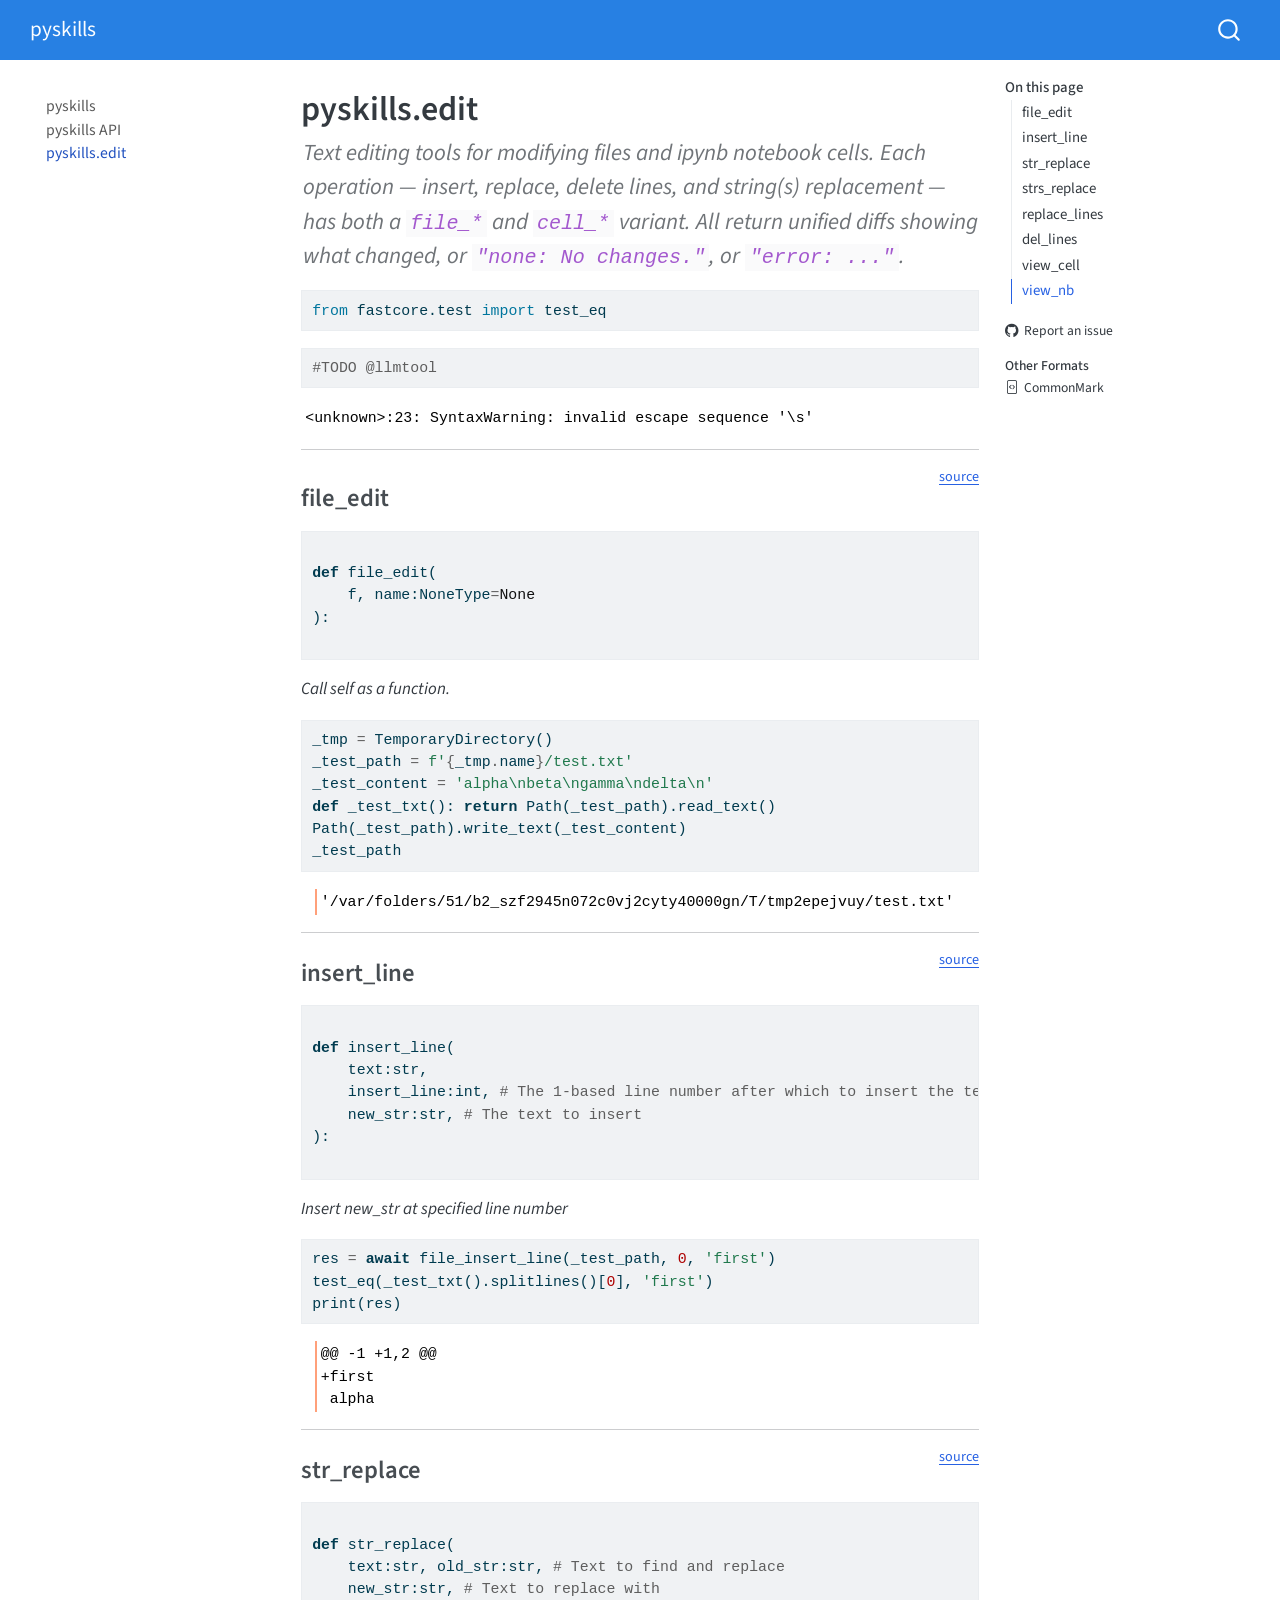
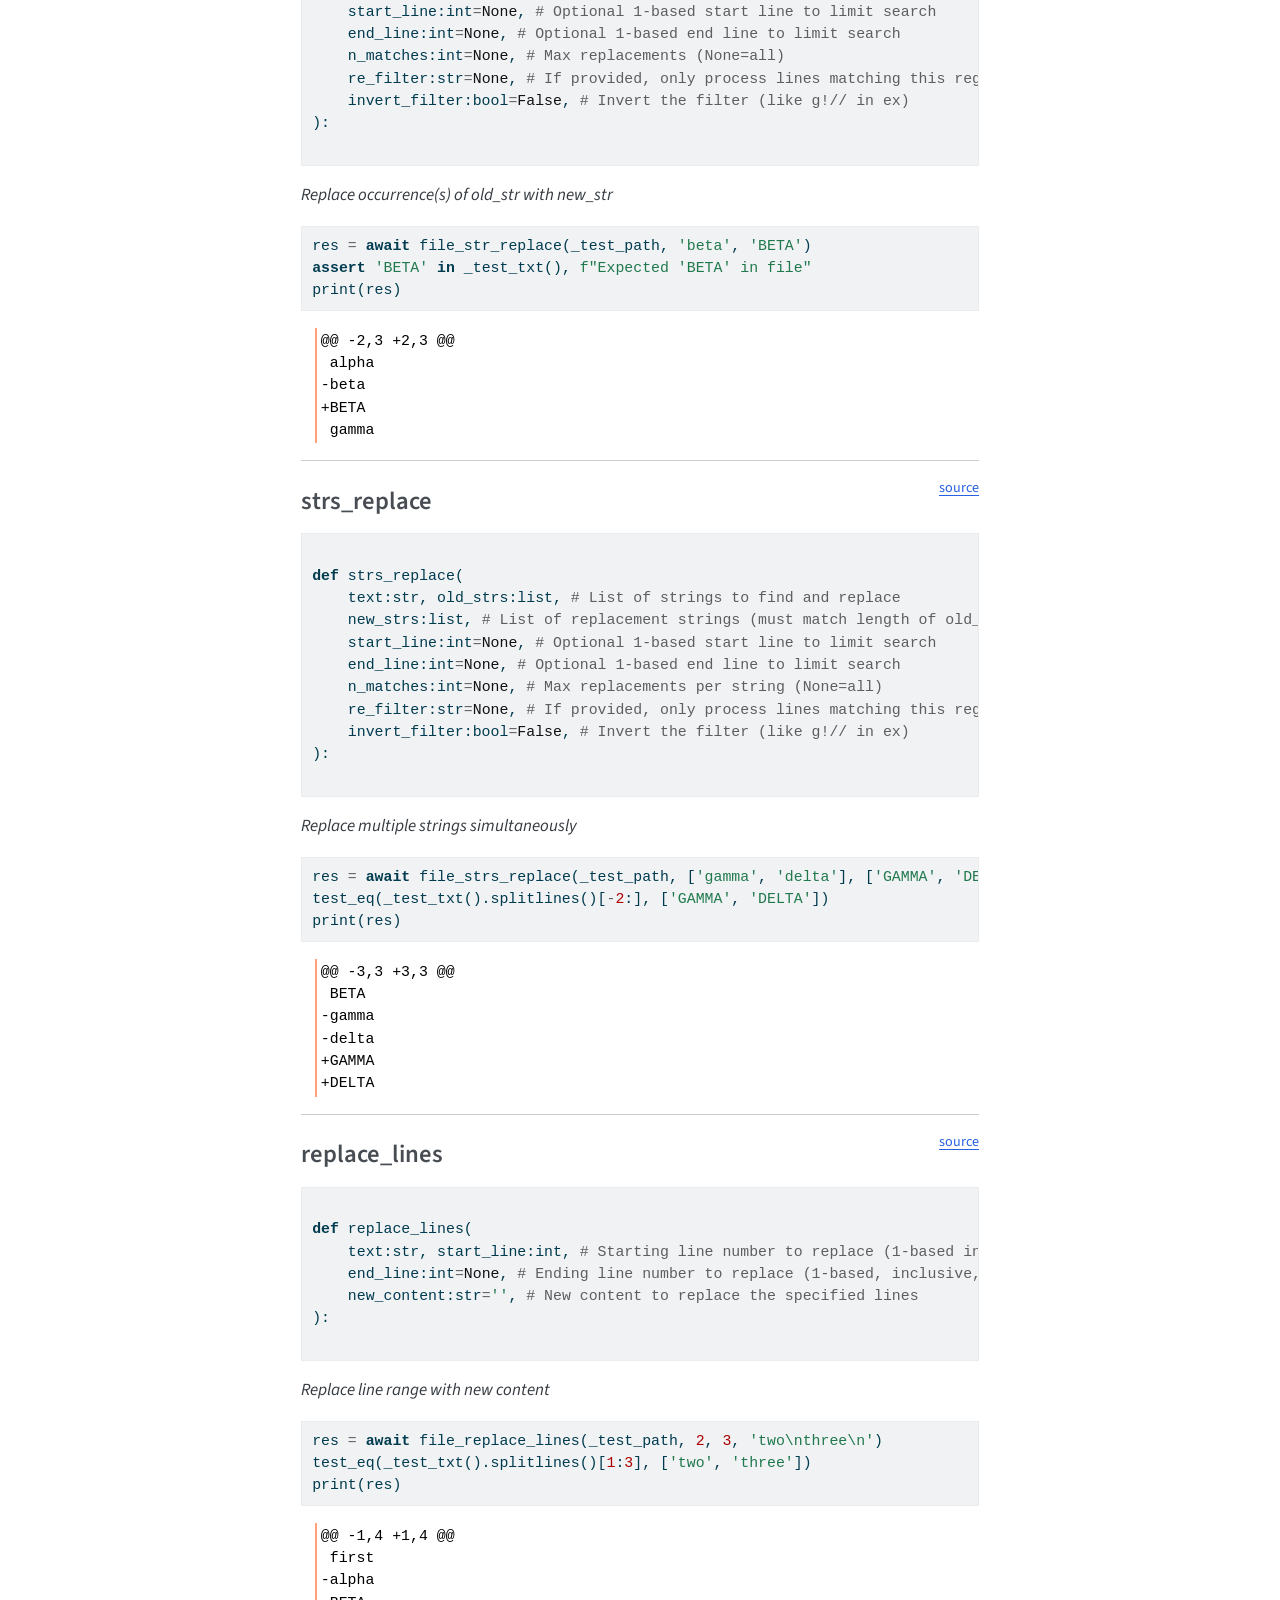
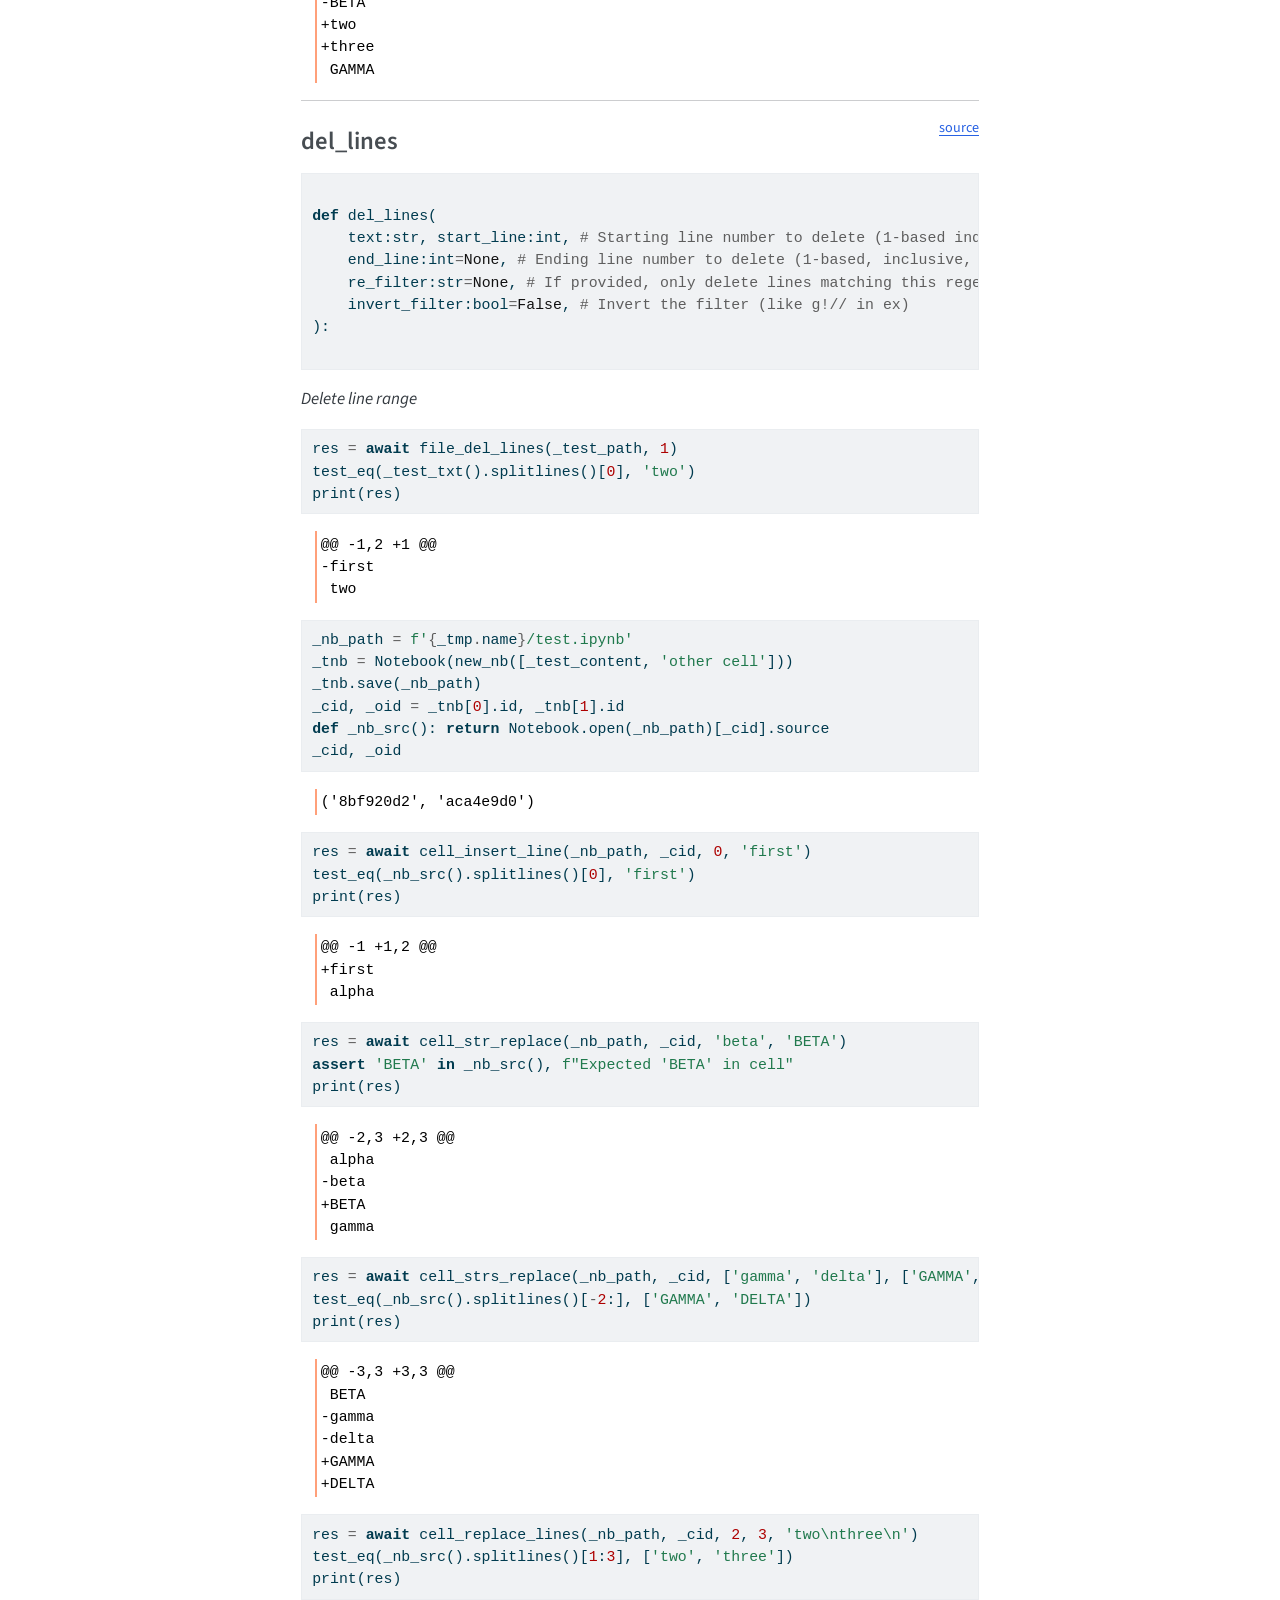
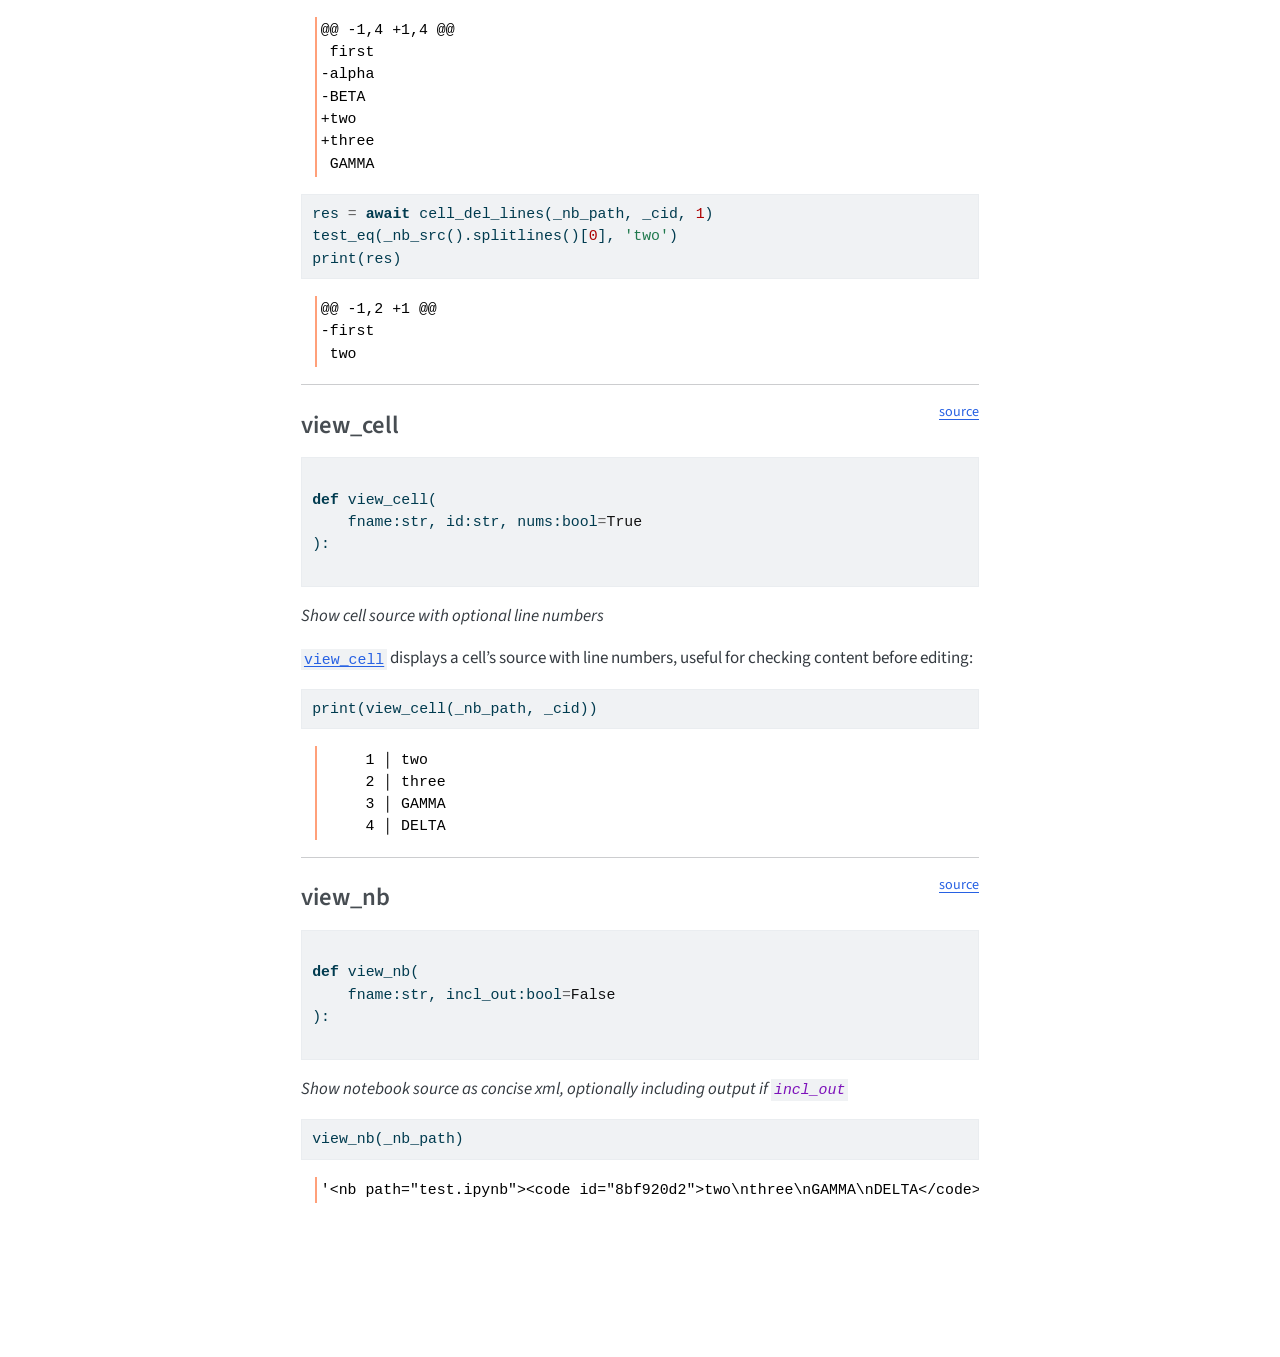
<file: edit.html>
<!DOCTYPE html>
<html xmlns="http://www.w3.org/1999/xhtml" lang="en" xml:lang="en"><head>

<meta charset="utf-8">
<meta name="generator" content="quarto-1.9.37">

<meta name="viewport" content="width=device-width, initial-scale=1.0, user-scalable=yes">

<meta name="description" content="Text editing tools for modifying files and ipynb notebook cells. Each operation — insert, replace, delete lines, and string(s) replacement — has both a file_* and cell_* variant. All return unified diffs showing what changed, or &quot;none: No changes.&quot;, or &quot;error: ...&quot;.">

<title>pyskills.edit – pyskills</title>
<style>
/* Default styles provided by pandoc.
** See https://pandoc.org/MANUAL.html#variables-for-html for config info.
*/
code{white-space: pre-wrap;}
span.smallcaps{font-variant: small-caps;}
div.columns{display: flex; gap: min(4vw, 1.5em);}
div.column{flex: auto; overflow-x: auto;}
div.hanging-indent{margin-left: 1.5em; text-indent: -1.5em;}
ul.task-list{list-style: none;}
ul.task-list li input[type="checkbox"] {
  width: 0.8em;
  margin: 0 0.8em 0.2em -1em; /* quarto-specific, see https://github.com/quarto-dev/quarto-cli/issues/4556 */ 
  vertical-align: middle;
}
/* CSS for syntax highlighting */
html { -webkit-text-size-adjust: 100%; }
pre > code.sourceCode { white-space: pre; position: relative; }
pre > code.sourceCode > span { display: inline-block; line-height: 1.25; }
pre > code.sourceCode > span:empty { height: 1.2em; }
.sourceCode { overflow: visible; }
code.sourceCode > span { color: inherit; text-decoration: inherit; }
div.sourceCode { margin: 1em 0; }
pre.sourceCode { margin: 0; }
@media screen {
div.sourceCode { overflow: auto; }
}
@media print {
pre > code.sourceCode { white-space: pre-wrap; }
pre > code.sourceCode > span { text-indent: -5em; padding-left: 5em; }
}
pre.numberSource code
  { counter-reset: source-line 0; }
pre.numberSource code > span
  { position: relative; left: -4em; counter-increment: source-line; }
pre.numberSource code > span > a:first-child::before
  { content: counter(source-line);
    position: relative; left: -1em; text-align: right; vertical-align: baseline;
    border: none; display: inline-block;
    -webkit-touch-callout: none; -webkit-user-select: none;
    -khtml-user-select: none; -moz-user-select: none;
    -ms-user-select: none; user-select: none;
    padding: 0 4px; width: 4em;
  }
pre.numberSource { margin-left: 3em;  padding-left: 4px; }
div.sourceCode
  {   }
@media screen {
pre > code.sourceCode > span > a:first-child::before { text-decoration: underline; }
}
</style>


<script src="site_libs/quarto-nav/quarto-nav.js"></script>
<script src="site_libs/quarto-nav/headroom.min.js"></script>
<script src="site_libs/clipboard/clipboard.min.js"></script>
<script src="site_libs/quarto-search/autocomplete.umd.js"></script>
<script src="site_libs/quarto-search/fuse.min.js"></script>
<script src="site_libs/quarto-search/quarto-search.js"></script>
<meta name="quarto:offset" content="./">
<script src="site_libs/quarto-html/quarto.js" type="module"></script>
<script src="site_libs/quarto-html/tabsets/tabsets.js" type="module"></script>
<script src="site_libs/quarto-html/popper.min.js"></script>
<script src="site_libs/quarto-html/tippy.umd.min.js"></script>
<script src="site_libs/quarto-html/anchor.min.js"></script>
<link href="site_libs/quarto-html/tippy.css" rel="stylesheet">
<link href="site_libs/quarto-html/quarto-syntax-highlighting-7f8f88aac4f3542376d5c11b86a4c14d.css" rel="stylesheet" id="quarto-text-highlighting-styles">
<script src="site_libs/bootstrap/bootstrap.min.js"></script>
<link href="site_libs/bootstrap/bootstrap-icons.css" rel="stylesheet">
<link href="site_libs/bootstrap/bootstrap-de52dc3353fe04aa4d07820b7139bd46.min.css" rel="stylesheet" append-hash="true" id="quarto-bootstrap" data-mode="light">
<script id="quarto-search-options" type="application/json">{
  "location": "navbar",
  "copy-button": false,
  "collapse-after": 3,
  "panel-placement": "end",
  "type": "overlay",
  "limit": 50,
  "keyboard-shortcut": [
    "f",
    "/",
    "s"
  ],
  "show-item-context": false,
  "language": {
    "search-no-results-text": "No results",
    "search-matching-documents-text": "matching documents",
    "search-copy-link-title": "Copy link to search",
    "search-hide-matches-text": "Hide additional matches",
    "search-more-match-text": "more match in this document",
    "search-more-matches-text": "more matches in this document",
    "search-clear-button-title": "Clear",
    "search-text-placeholder": "",
    "search-detached-cancel-button-title": "Cancel",
    "search-submit-button-title": "Submit",
    "search-label": "Search"
  }
}</script>


<link rel="stylesheet" href="styles.css">
<meta property="og:title" content="pyskills.edit – pyskills">
<meta property="og:description" content="Text editing tools for modifying files and ipynb notebook cells. Each operation — insert, replace, delete lines, and string(s) replacement — has both a file_* and cell_* variant. All return unified diffs showing what changed, or &quot;none: No changes.&quot;, or &quot;error: ...&quot;.">
<meta property="og:site_name" content="pyskills">
<meta name="twitter:title" content="pyskills.edit – pyskills">
<meta name="twitter:description" content="Text editing tools for modifying files and ipynb notebook cells. Each operation — insert, replace, delete lines, and string(s) replacement — has both a file_* and cell_* variant. All return unified diffs showing what changed, or &quot;none: No changes.&quot;, or &quot;error: ...&quot;.">
<meta name="twitter:card" content="summary">
</head>

<body class="nav-sidebar floating nav-fixed quarto-light">

<div id="quarto-search-results"></div>
  <header id="quarto-header" class="headroom fixed-top">
    <nav class="navbar navbar-expand-lg " data-bs-theme="dark">
      <div class="navbar-container container-fluid">
      <div class="navbar-brand-container mx-auto">
    <a class="navbar-brand" href="./index.html">
    <span class="navbar-title">pyskills</span>
    </a>
  </div>
        <div class="quarto-navbar-tools tools-end">
</div>
          <div id="quarto-search" class="" title="Search"></div>
      </div> <!-- /container-fluid -->
    </nav>
  <nav class="quarto-secondary-nav">
    <div class="container-fluid d-flex">
      <button type="button" class="quarto-btn-toggle btn" data-bs-toggle="collapse" role="button" data-bs-target=".quarto-sidebar-collapse-item" aria-controls="quarto-sidebar" aria-expanded="false" aria-label="Toggle sidebar navigation" onclick="if (window.quartoToggleHeadroom) { window.quartoToggleHeadroom(); }">
        <i class="bi bi-layout-text-sidebar-reverse"></i>
      </button>
        <nav class="quarto-page-breadcrumbs" aria-label="breadcrumb"><ol class="breadcrumb"><li class="breadcrumb-item"><a href="./edit.html">pyskills.edit</a></li></ol></nav>
        <a class="flex-grow-1" role="navigation" data-bs-toggle="collapse" data-bs-target=".quarto-sidebar-collapse-item" aria-controls="quarto-sidebar" aria-expanded="false" aria-label="Toggle sidebar navigation" onclick="if (window.quartoToggleHeadroom) { window.quartoToggleHeadroom(); }">      
        </a>
    </div>
  </nav>
</header>
<!-- content -->
<div id="quarto-content" class="quarto-container page-columns page-rows-contents page-layout-article page-navbar">
<!-- sidebar -->
  <nav id="quarto-sidebar" class="sidebar collapse collapse-horizontal quarto-sidebar-collapse-item sidebar-navigation floating overflow-auto">
    <div class="sidebar-menu-container"> 
    <ul class="list-unstyled mt-1">
        <li class="sidebar-item">
  <div class="sidebar-item-container"> 
  <a href="./index.html" class="sidebar-item-text sidebar-link">
 <span class="menu-text">pyskills</span></a>
  </div>
</li>
        <li class="sidebar-item">
  <div class="sidebar-item-container"> 
  <a href="./core.html" class="sidebar-item-text sidebar-link">
 <span class="menu-text">pyskills API</span></a>
  </div>
</li>
        <li class="sidebar-item">
  <div class="sidebar-item-container"> 
  <a href="./edit.html" class="sidebar-item-text sidebar-link active">
 <span class="menu-text">pyskills.edit</span></a>
  </div>
</li>
    </ul>
    </div>
</nav>
<div id="quarto-sidebar-glass" class="quarto-sidebar-collapse-item" data-bs-toggle="collapse" data-bs-target=".quarto-sidebar-collapse-item"></div>
<!-- margin-sidebar -->
    <div id="quarto-margin-sidebar" class="sidebar margin-sidebar">
        <nav id="TOC" role="doc-toc" class="toc-active">
    <h2 id="toc-title">On this page</h2>
   
  <ul>
  <li><a href="#file_edit" id="toc-file_edit" class="nav-link active" data-scroll-target="#file_edit">file_edit</a></li>
  <li><a href="#insert_line" id="toc-insert_line" class="nav-link" data-scroll-target="#insert_line">insert_line</a></li>
  <li><a href="#str_replace" id="toc-str_replace" class="nav-link" data-scroll-target="#str_replace">str_replace</a></li>
  <li><a href="#strs_replace" id="toc-strs_replace" class="nav-link" data-scroll-target="#strs_replace">strs_replace</a></li>
  <li><a href="#replace_lines" id="toc-replace_lines" class="nav-link" data-scroll-target="#replace_lines">replace_lines</a></li>
  <li><a href="#del_lines" id="toc-del_lines" class="nav-link" data-scroll-target="#del_lines">del_lines</a></li>
  <li><a href="#view_cell" id="toc-view_cell" class="nav-link" data-scroll-target="#view_cell">view_cell</a></li>
  <li><a href="#view_nb" id="toc-view_nb" class="nav-link" data-scroll-target="#view_nb">view_nb</a></li>
  </ul>
<div class="toc-actions"><ul><li><a href="https://github.com/AnswerDotAI/pyskills/issues/new" class="toc-action"><i class="bi bi-github"></i>Report an issue</a></li></ul></div><div class="quarto-alternate-formats"><h2>Other Formats</h2><ul><li><a href="edit.html.md"><i class="bi bi-file-code"></i>CommonMark</a></li></ul></div></nav>
    </div>
<!-- main -->
<main class="content" id="quarto-document-content">

<header id="title-block-header" class="quarto-title-block default">
<div class="quarto-title">
<h1 class="title">pyskills.edit</h1>
</div>

<div>
  <div class="description">
    Text editing tools for modifying files and ipynb notebook cells. Each operation — insert, replace, delete lines, and string(s) replacement — has both a <code>file_*</code> and <code>cell_*</code> variant. All return unified diffs showing what changed, or <code>"none: No changes."</code>, or <code>"error: ..."</code>.
  </div>
</div>


<div class="quarto-title-meta">

    
  
    
  </div>
  


</header>


<!-- WARNING: THIS FILE WAS AUTOGENERATED! DO NOT EDIT! -->
<div id="e014af0c" class="cell">
<div class="code-copy-outer-scaffold"><div class="sourceCode cell-code" id="cb1"><pre class="sourceCode python code-with-copy"><code class="sourceCode python"><span id="cb1-1"><a href="#cb1-1" aria-hidden="true" tabindex="-1"></a><span class="im">from</span> fastcore.test <span class="im">import</span> test_eq</span></code></pre></div><button title="Copy to Clipboard" class="code-copy-button"><i class="bi"></i></button></div>
</div>
<div id="22ce2891" class="cell">
<div class="code-copy-outer-scaffold"><div class="sourceCode cell-code" id="cb2"><pre class="sourceCode python code-with-copy"><code class="sourceCode python"><span id="cb2-1"><a href="#cb2-1" aria-hidden="true" tabindex="-1"></a><span class="co">#TODO @llmtool</span></span></code></pre></div><button title="Copy to Clipboard" class="code-copy-button"><i class="bi"></i></button></div>
</div>
<pre><code>&lt;unknown&gt;:23: SyntaxWarning: invalid escape sequence '\s'</code></pre>
<hr>
<p><a href="https://github.com/AnswerDotAI/pyskills/blob/main/pyskills/edit.py#L51" target="_blank" style="float:right; font-size:smaller">source</a></p>
<section id="file_edit" class="level3">
<h3 class="anchored" data-anchor-id="file_edit">file_edit</h3>
<div class="code-copy-outer-scaffold"><div class="sourceCode" id="cb4"><pre class="sourceCode python code-with-copy"><code class="sourceCode python"><span id="cb4-1"><a href="#cb4-1" aria-hidden="true" tabindex="-1"></a></span>
<span id="cb4-2"><a href="#cb4-2" aria-hidden="true" tabindex="-1"></a><span class="kw">def</span> file_edit(</span>
<span id="cb4-3"><a href="#cb4-3" aria-hidden="true" tabindex="-1"></a>    f, name:NoneType<span class="op">=</span><span class="va">None</span></span>
<span id="cb4-4"><a href="#cb4-4" aria-hidden="true" tabindex="-1"></a>):</span>
<span id="cb4-5"><a href="#cb4-5" aria-hidden="true" tabindex="-1"></a></span></code></pre></div><button title="Copy to Clipboard" class="code-copy-button"><i class="bi"></i></button></div>
<p><em>Call self as a function.</em></p>
<div id="eddcec22" class="cell">
<div class="code-copy-outer-scaffold"><div class="sourceCode cell-code" id="cb5"><pre class="sourceCode python code-with-copy"><code class="sourceCode python"><span id="cb5-1"><a href="#cb5-1" aria-hidden="true" tabindex="-1"></a>_tmp <span class="op">=</span> TemporaryDirectory()</span>
<span id="cb5-2"><a href="#cb5-2" aria-hidden="true" tabindex="-1"></a>_test_path <span class="op">=</span> <span class="ss">f'</span><span class="sc">{</span>_tmp<span class="sc">.</span>name<span class="sc">}</span><span class="ss">/test.txt'</span></span>
<span id="cb5-3"><a href="#cb5-3" aria-hidden="true" tabindex="-1"></a>_test_content <span class="op">=</span> <span class="st">'alpha</span><span class="ch">\n</span><span class="st">beta</span><span class="ch">\n</span><span class="st">gamma</span><span class="ch">\n</span><span class="st">delta</span><span class="ch">\n</span><span class="st">'</span></span>
<span id="cb5-4"><a href="#cb5-4" aria-hidden="true" tabindex="-1"></a><span class="kw">def</span> _test_txt(): <span class="cf">return</span> Path(_test_path).read_text()</span>
<span id="cb5-5"><a href="#cb5-5" aria-hidden="true" tabindex="-1"></a>Path(_test_path).write_text(_test_content)</span>
<span id="cb5-6"><a href="#cb5-6" aria-hidden="true" tabindex="-1"></a>_test_path</span></code></pre></div><button title="Copy to Clipboard" class="code-copy-button"><i class="bi"></i></button></div>
<div class="cell-output cell-output-display">
<pre><code>'/var/folders/51/b2_szf2945n072c0vj2cyty40000gn/T/tmp2epejvuy/test.txt'</code></pre>
</div>
</div>
<hr>
<p><a href="https://github.com/AnswerDotAI/pyskills/blob/main/pyskills/edit.py#L66" target="_blank" style="float:right; font-size:smaller">source</a></p>
</section>
<section id="insert_line" class="level3">
<h3 class="anchored" data-anchor-id="insert_line">insert_line</h3>
<div class="code-copy-outer-scaffold"><div class="sourceCode" id="cb7"><pre class="sourceCode python code-with-copy"><code class="sourceCode python"><span id="cb7-1"><a href="#cb7-1" aria-hidden="true" tabindex="-1"></a></span>
<span id="cb7-2"><a href="#cb7-2" aria-hidden="true" tabindex="-1"></a><span class="kw">def</span> insert_line(</span>
<span id="cb7-3"><a href="#cb7-3" aria-hidden="true" tabindex="-1"></a>    text:<span class="bu">str</span>,</span>
<span id="cb7-4"><a href="#cb7-4" aria-hidden="true" tabindex="-1"></a>    insert_line:<span class="bu">int</span>, <span class="co"># The 1-based line number after which to insert the text (0: before 1st line, n&gt;=1: after nth line)</span></span>
<span id="cb7-5"><a href="#cb7-5" aria-hidden="true" tabindex="-1"></a>    new_str:<span class="bu">str</span>, <span class="co"># The text to insert</span></span>
<span id="cb7-6"><a href="#cb7-6" aria-hidden="true" tabindex="-1"></a>):</span>
<span id="cb7-7"><a href="#cb7-7" aria-hidden="true" tabindex="-1"></a></span></code></pre></div><button title="Copy to Clipboard" class="code-copy-button"><i class="bi"></i></button></div>
<p><em>Insert new_str at specified line number</em></p>
<div id="4a68683a" class="cell">
<div class="code-copy-outer-scaffold"><div class="sourceCode cell-code" id="cb8"><pre class="sourceCode python code-with-copy"><code class="sourceCode python"><span id="cb8-1"><a href="#cb8-1" aria-hidden="true" tabindex="-1"></a>res <span class="op">=</span> <span class="cf">await</span> file_insert_line(_test_path, <span class="dv">0</span>, <span class="st">'first'</span>)</span>
<span id="cb8-2"><a href="#cb8-2" aria-hidden="true" tabindex="-1"></a>test_eq(_test_txt().splitlines()[<span class="dv">0</span>], <span class="st">'first'</span>)</span>
<span id="cb8-3"><a href="#cb8-3" aria-hidden="true" tabindex="-1"></a><span class="bu">print</span>(res)</span></code></pre></div><button title="Copy to Clipboard" class="code-copy-button"><i class="bi"></i></button></div>
<div class="cell-output cell-output-stdout">
<pre><code>@@ -1 +1,2 @@
+first
 alpha</code></pre>
</div>
</div>
<hr>
<p><a href="https://github.com/AnswerDotAI/pyskills/blob/main/pyskills/edit.py#L80" target="_blank" style="float:right; font-size:smaller">source</a></p>
</section>
<section id="str_replace" class="level3">
<h3 class="anchored" data-anchor-id="str_replace">str_replace</h3>
<div class="code-copy-outer-scaffold"><div class="sourceCode" id="cb10"><pre class="sourceCode python code-with-copy"><code class="sourceCode python"><span id="cb10-1"><a href="#cb10-1" aria-hidden="true" tabindex="-1"></a></span>
<span id="cb10-2"><a href="#cb10-2" aria-hidden="true" tabindex="-1"></a><span class="kw">def</span> str_replace(</span>
<span id="cb10-3"><a href="#cb10-3" aria-hidden="true" tabindex="-1"></a>    text:<span class="bu">str</span>, old_str:<span class="bu">str</span>, <span class="co"># Text to find and replace</span></span>
<span id="cb10-4"><a href="#cb10-4" aria-hidden="true" tabindex="-1"></a>    new_str:<span class="bu">str</span>, <span class="co"># Text to replace with</span></span>
<span id="cb10-5"><a href="#cb10-5" aria-hidden="true" tabindex="-1"></a>    start_line:<span class="bu">int</span><span class="op">=</span><span class="va">None</span>, <span class="co"># Optional 1-based start line to limit search</span></span>
<span id="cb10-6"><a href="#cb10-6" aria-hidden="true" tabindex="-1"></a>    end_line:<span class="bu">int</span><span class="op">=</span><span class="va">None</span>, <span class="co"># Optional 1-based end line to limit search</span></span>
<span id="cb10-7"><a href="#cb10-7" aria-hidden="true" tabindex="-1"></a>    n_matches:<span class="bu">int</span><span class="op">=</span><span class="va">None</span>, <span class="co"># Max replacements (None=all)</span></span>
<span id="cb10-8"><a href="#cb10-8" aria-hidden="true" tabindex="-1"></a>    re_filter:<span class="bu">str</span><span class="op">=</span><span class="va">None</span>, <span class="co"># If provided, only process lines matching this regex (like g// in ex)</span></span>
<span id="cb10-9"><a href="#cb10-9" aria-hidden="true" tabindex="-1"></a>    invert_filter:<span class="bu">bool</span><span class="op">=</span><span class="va">False</span>, <span class="co"># Invert the filter (like g!// in ex)</span></span>
<span id="cb10-10"><a href="#cb10-10" aria-hidden="true" tabindex="-1"></a>):</span>
<span id="cb10-11"><a href="#cb10-11" aria-hidden="true" tabindex="-1"></a></span></code></pre></div><button title="Copy to Clipboard" class="code-copy-button"><i class="bi"></i></button></div>
<p><em>Replace occurrence(s) of old_str with new_str</em></p>
<div id="04d90832" class="cell">
<div class="code-copy-outer-scaffold"><div class="sourceCode cell-code" id="cb11"><pre class="sourceCode python code-with-copy"><code class="sourceCode python"><span id="cb11-1"><a href="#cb11-1" aria-hidden="true" tabindex="-1"></a>res <span class="op">=</span> <span class="cf">await</span> file_str_replace(_test_path, <span class="st">'beta'</span>, <span class="st">'BETA'</span>)</span>
<span id="cb11-2"><a href="#cb11-2" aria-hidden="true" tabindex="-1"></a><span class="cf">assert</span> <span class="st">'BETA'</span> <span class="kw">in</span> _test_txt(), <span class="ss">f"Expected 'BETA' in file"</span></span>
<span id="cb11-3"><a href="#cb11-3" aria-hidden="true" tabindex="-1"></a><span class="bu">print</span>(res)</span></code></pre></div><button title="Copy to Clipboard" class="code-copy-button"><i class="bi"></i></button></div>
<div class="cell-output cell-output-stdout">
<pre><code>@@ -2,3 +2,3 @@
 alpha
-beta
+BETA
 gamma</code></pre>
</div>
</div>
<hr>
<p><a href="https://github.com/AnswerDotAI/pyskills/blob/main/pyskills/edit.py#L108" target="_blank" style="float:right; font-size:smaller">source</a></p>
</section>
<section id="strs_replace" class="level3">
<h3 class="anchored" data-anchor-id="strs_replace">strs_replace</h3>
<div class="code-copy-outer-scaffold"><div class="sourceCode" id="cb13"><pre class="sourceCode python code-with-copy"><code class="sourceCode python"><span id="cb13-1"><a href="#cb13-1" aria-hidden="true" tabindex="-1"></a></span>
<span id="cb13-2"><a href="#cb13-2" aria-hidden="true" tabindex="-1"></a><span class="kw">def</span> strs_replace(</span>
<span id="cb13-3"><a href="#cb13-3" aria-hidden="true" tabindex="-1"></a>    text:<span class="bu">str</span>, old_strs:<span class="bu">list</span>, <span class="co"># List of strings to find and replace</span></span>
<span id="cb13-4"><a href="#cb13-4" aria-hidden="true" tabindex="-1"></a>    new_strs:<span class="bu">list</span>, <span class="co"># List of replacement strings (must match length of old_strs)</span></span>
<span id="cb13-5"><a href="#cb13-5" aria-hidden="true" tabindex="-1"></a>    start_line:<span class="bu">int</span><span class="op">=</span><span class="va">None</span>, <span class="co"># Optional 1-based start line to limit search</span></span>
<span id="cb13-6"><a href="#cb13-6" aria-hidden="true" tabindex="-1"></a>    end_line:<span class="bu">int</span><span class="op">=</span><span class="va">None</span>, <span class="co"># Optional 1-based end line to limit search</span></span>
<span id="cb13-7"><a href="#cb13-7" aria-hidden="true" tabindex="-1"></a>    n_matches:<span class="bu">int</span><span class="op">=</span><span class="va">None</span>, <span class="co"># Max replacements per string (None=all)</span></span>
<span id="cb13-8"><a href="#cb13-8" aria-hidden="true" tabindex="-1"></a>    re_filter:<span class="bu">str</span><span class="op">=</span><span class="va">None</span>, <span class="co"># If provided, only process lines matching this regex (like g// in ex)</span></span>
<span id="cb13-9"><a href="#cb13-9" aria-hidden="true" tabindex="-1"></a>    invert_filter:<span class="bu">bool</span><span class="op">=</span><span class="va">False</span>, <span class="co"># Invert the filter (like g!// in ex)</span></span>
<span id="cb13-10"><a href="#cb13-10" aria-hidden="true" tabindex="-1"></a>):</span>
<span id="cb13-11"><a href="#cb13-11" aria-hidden="true" tabindex="-1"></a></span></code></pre></div><button title="Copy to Clipboard" class="code-copy-button"><i class="bi"></i></button></div>
<p><em>Replace multiple strings simultaneously</em></p>
<div id="15e1a08e" class="cell">
<div class="code-copy-outer-scaffold"><div class="sourceCode cell-code" id="cb14"><pre class="sourceCode python code-with-copy"><code class="sourceCode python"><span id="cb14-1"><a href="#cb14-1" aria-hidden="true" tabindex="-1"></a>res <span class="op">=</span> <span class="cf">await</span> file_strs_replace(_test_path, [<span class="st">'gamma'</span>, <span class="st">'delta'</span>], [<span class="st">'GAMMA'</span>, <span class="st">'DELTA'</span>])</span>
<span id="cb14-2"><a href="#cb14-2" aria-hidden="true" tabindex="-1"></a>test_eq(_test_txt().splitlines()[<span class="op">-</span><span class="dv">2</span>:], [<span class="st">'GAMMA'</span>, <span class="st">'DELTA'</span>])</span>
<span id="cb14-3"><a href="#cb14-3" aria-hidden="true" tabindex="-1"></a><span class="bu">print</span>(res)</span></code></pre></div><button title="Copy to Clipboard" class="code-copy-button"><i class="bi"></i></button></div>
<div class="cell-output cell-output-stdout">
<pre><code>@@ -3,3 +3,3 @@
 BETA
-gamma
-delta
+GAMMA
+DELTA</code></pre>
</div>
</div>
<hr>
<p><a href="https://github.com/AnswerDotAI/pyskills/blob/main/pyskills/edit.py#L139" target="_blank" style="float:right; font-size:smaller">source</a></p>
</section>
<section id="replace_lines" class="level3">
<h3 class="anchored" data-anchor-id="replace_lines">replace_lines</h3>
<div class="code-copy-outer-scaffold"><div class="sourceCode" id="cb16"><pre class="sourceCode python code-with-copy"><code class="sourceCode python"><span id="cb16-1"><a href="#cb16-1" aria-hidden="true" tabindex="-1"></a></span>
<span id="cb16-2"><a href="#cb16-2" aria-hidden="true" tabindex="-1"></a><span class="kw">def</span> replace_lines(</span>
<span id="cb16-3"><a href="#cb16-3" aria-hidden="true" tabindex="-1"></a>    text:<span class="bu">str</span>, start_line:<span class="bu">int</span>, <span class="co"># Starting line number to replace (1-based indexing)</span></span>
<span id="cb16-4"><a href="#cb16-4" aria-hidden="true" tabindex="-1"></a>    end_line:<span class="bu">int</span><span class="op">=</span><span class="va">None</span>, <span class="co"># Ending line number to replace (1-based, inclusive, negative counts from end, None for single line)</span></span>
<span id="cb16-5"><a href="#cb16-5" aria-hidden="true" tabindex="-1"></a>    new_content:<span class="bu">str</span><span class="op">=</span><span class="st">''</span>, <span class="co"># New content to replace the specified lines</span></span>
<span id="cb16-6"><a href="#cb16-6" aria-hidden="true" tabindex="-1"></a>):</span>
<span id="cb16-7"><a href="#cb16-7" aria-hidden="true" tabindex="-1"></a></span></code></pre></div><button title="Copy to Clipboard" class="code-copy-button"><i class="bi"></i></button></div>
<p><em>Replace line range with new content</em></p>
<div id="c63d674c" class="cell">
<div class="code-copy-outer-scaffold"><div class="sourceCode cell-code" id="cb17"><pre class="sourceCode python code-with-copy"><code class="sourceCode python"><span id="cb17-1"><a href="#cb17-1" aria-hidden="true" tabindex="-1"></a>res <span class="op">=</span> <span class="cf">await</span> file_replace_lines(_test_path, <span class="dv">2</span>, <span class="dv">3</span>, <span class="st">'two</span><span class="ch">\n</span><span class="st">three</span><span class="ch">\n</span><span class="st">'</span>)</span>
<span id="cb17-2"><a href="#cb17-2" aria-hidden="true" tabindex="-1"></a>test_eq(_test_txt().splitlines()[<span class="dv">1</span>:<span class="dv">3</span>], [<span class="st">'two'</span>, <span class="st">'three'</span>])</span>
<span id="cb17-3"><a href="#cb17-3" aria-hidden="true" tabindex="-1"></a><span class="bu">print</span>(res)</span></code></pre></div><button title="Copy to Clipboard" class="code-copy-button"><i class="bi"></i></button></div>
<div class="cell-output cell-output-stdout">
<pre><code>@@ -1,4 +1,4 @@
 first
-alpha
-BETA
+two
+three
 GAMMA</code></pre>
</div>
</div>
<hr>
<p><a href="https://github.com/AnswerDotAI/pyskills/blob/main/pyskills/edit.py#L155" target="_blank" style="float:right; font-size:smaller">source</a></p>
</section>
<section id="del_lines" class="level3">
<h3 class="anchored" data-anchor-id="del_lines">del_lines</h3>
<div class="code-copy-outer-scaffold"><div class="sourceCode" id="cb19"><pre class="sourceCode python code-with-copy"><code class="sourceCode python"><span id="cb19-1"><a href="#cb19-1" aria-hidden="true" tabindex="-1"></a></span>
<span id="cb19-2"><a href="#cb19-2" aria-hidden="true" tabindex="-1"></a><span class="kw">def</span> del_lines(</span>
<span id="cb19-3"><a href="#cb19-3" aria-hidden="true" tabindex="-1"></a>    text:<span class="bu">str</span>, start_line:<span class="bu">int</span>, <span class="co"># Starting line number to delete (1-based indexing)</span></span>
<span id="cb19-4"><a href="#cb19-4" aria-hidden="true" tabindex="-1"></a>    end_line:<span class="bu">int</span><span class="op">=</span><span class="va">None</span>, <span class="co"># Ending line number to delete (1-based, inclusive, negative counts from end, None for single line)</span></span>
<span id="cb19-5"><a href="#cb19-5" aria-hidden="true" tabindex="-1"></a>    re_filter:<span class="bu">str</span><span class="op">=</span><span class="va">None</span>, <span class="co"># If provided, only delete lines matching this regex (like g// in ex)</span></span>
<span id="cb19-6"><a href="#cb19-6" aria-hidden="true" tabindex="-1"></a>    invert_filter:<span class="bu">bool</span><span class="op">=</span><span class="va">False</span>, <span class="co"># Invert the filter (like g!// in ex)</span></span>
<span id="cb19-7"><a href="#cb19-7" aria-hidden="true" tabindex="-1"></a>):</span>
<span id="cb19-8"><a href="#cb19-8" aria-hidden="true" tabindex="-1"></a></span></code></pre></div><button title="Copy to Clipboard" class="code-copy-button"><i class="bi"></i></button></div>
<p><em>Delete line range</em></p>
<div id="cf2d48c9" class="cell">
<div class="code-copy-outer-scaffold"><div class="sourceCode cell-code" id="cb20"><pre class="sourceCode python code-with-copy"><code class="sourceCode python"><span id="cb20-1"><a href="#cb20-1" aria-hidden="true" tabindex="-1"></a>res <span class="op">=</span> <span class="cf">await</span> file_del_lines(_test_path, <span class="dv">1</span>)</span>
<span id="cb20-2"><a href="#cb20-2" aria-hidden="true" tabindex="-1"></a>test_eq(_test_txt().splitlines()[<span class="dv">0</span>], <span class="st">'two'</span>)</span>
<span id="cb20-3"><a href="#cb20-3" aria-hidden="true" tabindex="-1"></a><span class="bu">print</span>(res)</span></code></pre></div><button title="Copy to Clipboard" class="code-copy-button"><i class="bi"></i></button></div>
<div class="cell-output cell-output-stdout">
<pre><code>@@ -1,2 +1 @@
-first
 two</code></pre>
</div>
</div>
<div id="8faf8bdc" class="cell">
<div class="code-copy-outer-scaffold"><div class="sourceCode cell-code" id="cb22"><pre class="sourceCode python code-with-copy"><code class="sourceCode python"><span id="cb22-1"><a href="#cb22-1" aria-hidden="true" tabindex="-1"></a>_nb_path <span class="op">=</span> <span class="ss">f'</span><span class="sc">{</span>_tmp<span class="sc">.</span>name<span class="sc">}</span><span class="ss">/test.ipynb'</span></span>
<span id="cb22-2"><a href="#cb22-2" aria-hidden="true" tabindex="-1"></a>_tnb <span class="op">=</span> Notebook(new_nb([_test_content, <span class="st">'other cell'</span>]))</span>
<span id="cb22-3"><a href="#cb22-3" aria-hidden="true" tabindex="-1"></a>_tnb.save(_nb_path)</span>
<span id="cb22-4"><a href="#cb22-4" aria-hidden="true" tabindex="-1"></a>_cid, _oid <span class="op">=</span> _tnb[<span class="dv">0</span>].<span class="bu">id</span>, _tnb[<span class="dv">1</span>].<span class="bu">id</span></span>
<span id="cb22-5"><a href="#cb22-5" aria-hidden="true" tabindex="-1"></a><span class="kw">def</span> _nb_src(): <span class="cf">return</span> Notebook.<span class="bu">open</span>(_nb_path)[_cid].source</span>
<span id="cb22-6"><a href="#cb22-6" aria-hidden="true" tabindex="-1"></a>_cid, _oid</span></code></pre></div><button title="Copy to Clipboard" class="code-copy-button"><i class="bi"></i></button></div>
<div class="cell-output cell-output-display">
<pre><code>('8bf920d2', 'aca4e9d0')</code></pre>
</div>
</div>
<div id="07051924" class="cell">
<div class="code-copy-outer-scaffold"><div class="sourceCode cell-code" id="cb24"><pre class="sourceCode python code-with-copy"><code class="sourceCode python"><span id="cb24-1"><a href="#cb24-1" aria-hidden="true" tabindex="-1"></a>res <span class="op">=</span> <span class="cf">await</span> cell_insert_line(_nb_path, _cid, <span class="dv">0</span>, <span class="st">'first'</span>)</span>
<span id="cb24-2"><a href="#cb24-2" aria-hidden="true" tabindex="-1"></a>test_eq(_nb_src().splitlines()[<span class="dv">0</span>], <span class="st">'first'</span>)</span>
<span id="cb24-3"><a href="#cb24-3" aria-hidden="true" tabindex="-1"></a><span class="bu">print</span>(res)</span></code></pre></div><button title="Copy to Clipboard" class="code-copy-button"><i class="bi"></i></button></div>
<div class="cell-output cell-output-stdout">
<pre><code>@@ -1 +1,2 @@
+first
 alpha</code></pre>
</div>
</div>
<div id="339ab556" class="cell">
<div class="code-copy-outer-scaffold"><div class="sourceCode cell-code" id="cb26"><pre class="sourceCode python code-with-copy"><code class="sourceCode python"><span id="cb26-1"><a href="#cb26-1" aria-hidden="true" tabindex="-1"></a>res <span class="op">=</span> <span class="cf">await</span> cell_str_replace(_nb_path, _cid, <span class="st">'beta'</span>, <span class="st">'BETA'</span>)</span>
<span id="cb26-2"><a href="#cb26-2" aria-hidden="true" tabindex="-1"></a><span class="cf">assert</span> <span class="st">'BETA'</span> <span class="kw">in</span> _nb_src(), <span class="ss">f"Expected 'BETA' in cell"</span></span>
<span id="cb26-3"><a href="#cb26-3" aria-hidden="true" tabindex="-1"></a><span class="bu">print</span>(res)</span></code></pre></div><button title="Copy to Clipboard" class="code-copy-button"><i class="bi"></i></button></div>
<div class="cell-output cell-output-stdout">
<pre><code>@@ -2,3 +2,3 @@
 alpha
-beta
+BETA
 gamma</code></pre>
</div>
</div>
<div id="7e8e501f" class="cell">
<div class="code-copy-outer-scaffold"><div class="sourceCode cell-code" id="cb28"><pre class="sourceCode python code-with-copy"><code class="sourceCode python"><span id="cb28-1"><a href="#cb28-1" aria-hidden="true" tabindex="-1"></a>res <span class="op">=</span> <span class="cf">await</span> cell_strs_replace(_nb_path, _cid, [<span class="st">'gamma'</span>, <span class="st">'delta'</span>], [<span class="st">'GAMMA'</span>, <span class="st">'DELTA'</span>])</span>
<span id="cb28-2"><a href="#cb28-2" aria-hidden="true" tabindex="-1"></a>test_eq(_nb_src().splitlines()[<span class="op">-</span><span class="dv">2</span>:], [<span class="st">'GAMMA'</span>, <span class="st">'DELTA'</span>])</span>
<span id="cb28-3"><a href="#cb28-3" aria-hidden="true" tabindex="-1"></a><span class="bu">print</span>(res)</span></code></pre></div><button title="Copy to Clipboard" class="code-copy-button"><i class="bi"></i></button></div>
<div class="cell-output cell-output-stdout">
<pre><code>@@ -3,3 +3,3 @@
 BETA
-gamma
-delta
+GAMMA
+DELTA</code></pre>
</div>
</div>
<div id="c1d6b29c" class="cell">
<div class="code-copy-outer-scaffold"><div class="sourceCode cell-code" id="cb30"><pre class="sourceCode python code-with-copy"><code class="sourceCode python"><span id="cb30-1"><a href="#cb30-1" aria-hidden="true" tabindex="-1"></a>res <span class="op">=</span> <span class="cf">await</span> cell_replace_lines(_nb_path, _cid, <span class="dv">2</span>, <span class="dv">3</span>, <span class="st">'two</span><span class="ch">\n</span><span class="st">three</span><span class="ch">\n</span><span class="st">'</span>)</span>
<span id="cb30-2"><a href="#cb30-2" aria-hidden="true" tabindex="-1"></a>test_eq(_nb_src().splitlines()[<span class="dv">1</span>:<span class="dv">3</span>], [<span class="st">'two'</span>, <span class="st">'three'</span>])</span>
<span id="cb30-3"><a href="#cb30-3" aria-hidden="true" tabindex="-1"></a><span class="bu">print</span>(res)</span></code></pre></div><button title="Copy to Clipboard" class="code-copy-button"><i class="bi"></i></button></div>
<div class="cell-output cell-output-stdout">
<pre><code>@@ -1,4 +1,4 @@
 first
-alpha
-BETA
+two
+three
 GAMMA</code></pre>
</div>
</div>
<div id="57535c94" class="cell">
<div class="code-copy-outer-scaffold"><div class="sourceCode cell-code" id="cb32"><pre class="sourceCode python code-with-copy"><code class="sourceCode python"><span id="cb32-1"><a href="#cb32-1" aria-hidden="true" tabindex="-1"></a>res <span class="op">=</span> <span class="cf">await</span> cell_del_lines(_nb_path, _cid, <span class="dv">1</span>)</span>
<span id="cb32-2"><a href="#cb32-2" aria-hidden="true" tabindex="-1"></a>test_eq(_nb_src().splitlines()[<span class="dv">0</span>], <span class="st">'two'</span>)</span>
<span id="cb32-3"><a href="#cb32-3" aria-hidden="true" tabindex="-1"></a><span class="bu">print</span>(res)</span></code></pre></div><button title="Copy to Clipboard" class="code-copy-button"><i class="bi"></i></button></div>
<div class="cell-output cell-output-stdout">
<pre><code>@@ -1,2 +1 @@
-first
 two</code></pre>
</div>
</div>
<hr>
<p><a href="https://github.com/AnswerDotAI/pyskills/blob/main/pyskills/edit.py#L225" target="_blank" style="float:right; font-size:smaller">source</a></p>
</section>
<section id="view_cell" class="level3">
<h3 class="anchored" data-anchor-id="view_cell">view_cell</h3>
<div class="code-copy-outer-scaffold"><div class="sourceCode" id="cb34"><pre class="sourceCode python code-with-copy"><code class="sourceCode python"><span id="cb34-1"><a href="#cb34-1" aria-hidden="true" tabindex="-1"></a></span>
<span id="cb34-2"><a href="#cb34-2" aria-hidden="true" tabindex="-1"></a><span class="kw">def</span> view_cell(</span>
<span id="cb34-3"><a href="#cb34-3" aria-hidden="true" tabindex="-1"></a>    fname:<span class="bu">str</span>, <span class="bu">id</span>:<span class="bu">str</span>, nums:<span class="bu">bool</span><span class="op">=</span><span class="va">True</span></span>
<span id="cb34-4"><a href="#cb34-4" aria-hidden="true" tabindex="-1"></a>):</span>
<span id="cb34-5"><a href="#cb34-5" aria-hidden="true" tabindex="-1"></a></span></code></pre></div><button title="Copy to Clipboard" class="code-copy-button"><i class="bi"></i></button></div>
<p><em>Show cell source with optional line numbers</em></p>
<p><a href="https://AnswerDotAI.github.io/pyskills/edit.html#view_cell"><code>view_cell</code></a> displays a cell’s source with line numbers, useful for checking content before editing:</p>
<div id="69acdcd2" class="cell">
<div class="code-copy-outer-scaffold"><div class="sourceCode cell-code" id="cb35"><pre class="sourceCode python code-with-copy"><code class="sourceCode python"><span id="cb35-1"><a href="#cb35-1" aria-hidden="true" tabindex="-1"></a><span class="bu">print</span>(view_cell(_nb_path, _cid))</span></code></pre></div><button title="Copy to Clipboard" class="code-copy-button"><i class="bi"></i></button></div>
<div class="cell-output cell-output-stdout">
<pre><code>     1 │ two
     2 │ three
     3 │ GAMMA
     4 │ DELTA</code></pre>
</div>
</div>
<hr>
<p><a href="https://github.com/AnswerDotAI/pyskills/blob/main/pyskills/edit.py#L230" target="_blank" style="float:right; font-size:smaller">source</a></p>
</section>
<section id="view_nb" class="level3">
<h3 class="anchored" data-anchor-id="view_nb">view_nb</h3>
<div class="code-copy-outer-scaffold"><div class="sourceCode" id="cb37"><pre class="sourceCode python code-with-copy"><code class="sourceCode python"><span id="cb37-1"><a href="#cb37-1" aria-hidden="true" tabindex="-1"></a></span>
<span id="cb37-2"><a href="#cb37-2" aria-hidden="true" tabindex="-1"></a><span class="kw">def</span> view_nb(</span>
<span id="cb37-3"><a href="#cb37-3" aria-hidden="true" tabindex="-1"></a>    fname:<span class="bu">str</span>, incl_out:<span class="bu">bool</span><span class="op">=</span><span class="va">False</span></span>
<span id="cb37-4"><a href="#cb37-4" aria-hidden="true" tabindex="-1"></a>):</span>
<span id="cb37-5"><a href="#cb37-5" aria-hidden="true" tabindex="-1"></a></span></code></pre></div><button title="Copy to Clipboard" class="code-copy-button"><i class="bi"></i></button></div>
<p><em>Show notebook source as concise xml, optionally including output if <code>incl_out</code></em></p>
<div id="f8231992" class="cell">
<div class="code-copy-outer-scaffold"><div class="sourceCode cell-code" id="cb38"><pre class="sourceCode python code-with-copy"><code class="sourceCode python"><span id="cb38-1"><a href="#cb38-1" aria-hidden="true" tabindex="-1"></a>view_nb(_nb_path)</span></code></pre></div><button title="Copy to Clipboard" class="code-copy-button"><i class="bi"></i></button></div>
<div class="cell-output cell-output-display">
<pre><code>'&lt;nb path="test.ipynb"&gt;&lt;code id="8bf920d2"&gt;two\nthree\nGAMMA\nDELTA&lt;/code&gt;&lt;code id="aca4e9d0"&gt;other cell&lt;/code&gt;&lt;/nb&gt;'</code></pre>
</div>
</div>


</section>

</main> <!-- /main -->
<script id="quarto-html-after-body" type="application/javascript">
  window.document.addEventListener("DOMContentLoaded", function (event) {
    const icon = "";
    const anchorJS = new window.AnchorJS();
    anchorJS.options = {
      placement: 'right',
      icon: icon
    };
    anchorJS.add('.anchored');
    const isCodeAnnotation = (el) => {
      for (const clz of el.classList) {
        if (clz.startsWith('code-annotation-')) {                     
          return true;
        }
      }
      return false;
    }
    const onCopySuccess = function(e) {
      // button target
      const button = e.trigger;
      // don't keep focus
      button.blur();
      // flash "checked"
      button.classList.add('code-copy-button-checked');
      var currentTitle = button.getAttribute("title");
      button.setAttribute("title", "Copied!");
      let tooltip;
      if (window.bootstrap) {
        button.setAttribute("data-bs-toggle", "tooltip");
        button.setAttribute("data-bs-placement", "left");
        button.setAttribute("data-bs-title", "Copied!");
        tooltip = new bootstrap.Tooltip(button, 
          { trigger: "manual", 
            customClass: "code-copy-button-tooltip",
            offset: [0, -8]});
        tooltip.show();    
      }
      setTimeout(function() {
        if (tooltip) {
          tooltip.hide();
          button.removeAttribute("data-bs-title");
          button.removeAttribute("data-bs-toggle");
          button.removeAttribute("data-bs-placement");
        }
        button.setAttribute("title", currentTitle);
        button.classList.remove('code-copy-button-checked');
      }, 1000);
      // clear code selection
      e.clearSelection();
    }
    const getTextToCopy = function(trigger) {
      const outerScaffold = trigger.parentElement.cloneNode(true);
      const codeEl = outerScaffold.querySelector('code');
      for (const childEl of codeEl.children) {
        if (isCodeAnnotation(childEl)) {
          childEl.remove();
        }
      }
      return codeEl.innerText;
    }
    const clipboard = new window.ClipboardJS('.code-copy-button:not([data-in-quarto-modal])', {
      text: getTextToCopy
    });
    clipboard.on('success', onCopySuccess);
    if (window.document.getElementById('quarto-embedded-source-code-modal')) {
      const clipboardModal = new window.ClipboardJS('.code-copy-button[data-in-quarto-modal]', {
        text: getTextToCopy,
        container: window.document.getElementById('quarto-embedded-source-code-modal')
      });
      clipboardModal.on('success', onCopySuccess);
    }
      var localhostRegex = new RegExp(/^(?:http|https):\/\/localhost\:?[0-9]*\//);
      var mailtoRegex = new RegExp(/^mailto:/);
        var filterRegex = new RegExp("https:\/\/AnswerDotAI\.github\.io\/pyskills");
      var isInternal = (href) => {
          return filterRegex.test(href) || localhostRegex.test(href) || mailtoRegex.test(href);
      }
      // Inspect non-navigation links and adorn them if external
     var links = window.document.querySelectorAll('a[href]:not(.nav-link):not(.navbar-brand):not(.toc-action):not(.sidebar-link):not(.sidebar-item-toggle):not(.pagination-link):not(.no-external):not([aria-hidden]):not(.dropdown-item):not(.quarto-navigation-tool):not(.about-link)');
      for (var i=0; i<links.length; i++) {
        const link = links[i];
        if (!isInternal(link.href)) {
          // undo the damage that might have been done by quarto-nav.js in the case of
          // links that we want to consider external
          if (link.dataset.originalHref !== undefined) {
            link.href = link.dataset.originalHref;
          }
        }
      }
    function tippyHover(el, contentFn, onTriggerFn, onUntriggerFn) {
      const config = {
        allowHTML: true,
        maxWidth: 500,
        delay: 100,
        arrow: false,
        appendTo: function(el) {
            return el.parentElement;
        },
        interactive: true,
        interactiveBorder: 10,
        theme: 'quarto',
        placement: 'bottom-start',
      };
      if (contentFn) {
        config.content = contentFn;
      }
      if (onTriggerFn) {
        config.onTrigger = onTriggerFn;
      }
      if (onUntriggerFn) {
        config.onUntrigger = onUntriggerFn;
      }
      window.tippy(el, config); 
    }
    const noterefs = window.document.querySelectorAll('a[role="doc-noteref"]');
    for (var i=0; i<noterefs.length; i++) {
      const ref = noterefs[i];
      tippyHover(ref, function() {
        // use id or data attribute instead here
        let href = ref.getAttribute('data-footnote-href') || ref.getAttribute('href');
        try { href = new URL(href).hash; } catch {}
        const id = href.replace(/^#\/?/, "");
        const note = window.document.getElementById(id);
        if (note) {
          return note.innerHTML;
        } else {
          return "";
        }
      });
    }
    const xrefs = window.document.querySelectorAll('a.quarto-xref');
    const processXRef = (id, note) => {
      // Strip column container classes
      const stripColumnClz = (el) => {
        el.classList.remove("page-full", "page-columns");
        if (el.children) {
          for (const child of el.children) {
            stripColumnClz(child);
          }
        }
      }
      stripColumnClz(note)
      if (id === null || id.startsWith('sec-')) {
        // Special case sections, only their first couple elements
        const container = document.createElement("div");
        if (note.children && note.children.length > 2) {
          container.appendChild(note.children[0].cloneNode(true));
          for (let i = 1; i < note.children.length; i++) {
            const child = note.children[i];
            if (child.tagName === "P" && child.innerText === "") {
              continue;
            } else {
              container.appendChild(child.cloneNode(true));
              break;
            }
          }
          if (window.Quarto?.typesetMath) {
            window.Quarto.typesetMath(container);
          }
          return container.innerHTML
        } else {
          if (window.Quarto?.typesetMath) {
            window.Quarto.typesetMath(note);
          }
          return note.innerHTML;
        }
      } else {
        // Remove any anchor links if they are present
        const anchorLink = note.querySelector('a.anchorjs-link');
        if (anchorLink) {
          anchorLink.remove();
        }
        if (window.Quarto?.typesetMath) {
          window.Quarto.typesetMath(note);
        }
        if (note.classList.contains("callout")) {
          return note.outerHTML;
        } else {
          return note.innerHTML;
        }
      }
    }
    for (var i=0; i<xrefs.length; i++) {
      const xref = xrefs[i];
      tippyHover(xref, undefined, function(instance) {
        instance.disable();
        let url = xref.getAttribute('href');
        let hash = undefined; 
        if (url.startsWith('#')) {
          hash = url;
        } else {
          try { hash = new URL(url).hash; } catch {}
        }
        if (hash) {
          const id = hash.replace(/^#\/?/, "");
          const note = window.document.getElementById(id);
          if (note !== null) {
            try {
              const html = processXRef(id, note.cloneNode(true));
              instance.setContent(html);
            } finally {
              instance.enable();
              instance.show();
            }
          } else {
            // See if we can fetch this
            fetch(url.split('#')[0])
            .then(res => res.text())
            .then(html => {
              const parser = new DOMParser();
              const htmlDoc = parser.parseFromString(html, "text/html");
              const note = htmlDoc.getElementById(id);
              if (note !== null) {
                const html = processXRef(id, note);
                instance.setContent(html);
              } 
            }).finally(() => {
              instance.enable();
              instance.show();
            });
          }
        } else {
          // See if we can fetch a full url (with no hash to target)
          // This is a special case and we should probably do some content thinning / targeting
          fetch(url)
          .then(res => res.text())
          .then(html => {
            const parser = new DOMParser();
            const htmlDoc = parser.parseFromString(html, "text/html");
            const note = htmlDoc.querySelector('main.content');
            if (note !== null) {
              // This should only happen for chapter cross references
              // (since there is no id in the URL)
              // remove the first header
              if (note.children.length > 0 && note.children[0].tagName === "HEADER") {
                note.children[0].remove();
              }
              const html = processXRef(null, note);
              instance.setContent(html);
            } 
          }).finally(() => {
            instance.enable();
            instance.show();
          });
        }
      }, function(instance) {
      });
    }
        let selectedAnnoteEl;
        const selectorForAnnotation = ( cell, annotation) => {
          let cellAttr = 'data-code-cell="' + cell + '"';
          let lineAttr = 'data-code-annotation="' +  annotation + '"';
          const selector = 'span[' + cellAttr + '][' + lineAttr + ']';
          return selector;
        }
        const selectCodeLines = (annoteEl) => {
          const doc = window.document;
          const targetCell = annoteEl.getAttribute("data-target-cell");
          const targetAnnotation = annoteEl.getAttribute("data-target-annotation");
          const annoteSpan = window.document.querySelector(selectorForAnnotation(targetCell, targetAnnotation));
          const lines = annoteSpan.getAttribute("data-code-lines").split(",");
          const lineIds = lines.map((line) => {
            return targetCell + "-" + line;
          })
          let top = null;
          let height = null;
          let parent = null;
          if (lineIds.length > 0) {
              //compute the position of the single el (top and bottom and make a div)
              const el = window.document.getElementById(lineIds[0]);
              top = el.offsetTop;
              height = el.offsetHeight;
              parent = el.parentElement.parentElement;
            if (lineIds.length > 1) {
              const lastEl = window.document.getElementById(lineIds[lineIds.length - 1]);
              const bottom = lastEl.offsetTop + lastEl.offsetHeight;
              height = bottom - top;
            }
            if (top !== null && height !== null && parent !== null) {
              // cook up a div (if necessary) and position it 
              let div = window.document.getElementById("code-annotation-line-highlight");
              if (div === null) {
                div = window.document.createElement("div");
                div.setAttribute("id", "code-annotation-line-highlight");
                div.style.position = 'absolute';
                parent.appendChild(div);
              }
              div.style.top = top - 2 + "px";
              div.style.height = height + 4 + "px";
              div.style.left = 0;
              let gutterDiv = window.document.getElementById("code-annotation-line-highlight-gutter");
              if (gutterDiv === null) {
                gutterDiv = window.document.createElement("div");
                gutterDiv.setAttribute("id", "code-annotation-line-highlight-gutter");
                gutterDiv.style.position = 'absolute';
                const codeCell = window.document.getElementById(targetCell);
                const gutter = codeCell.querySelector('.code-annotation-gutter');
                gutter.appendChild(gutterDiv);
              }
              gutterDiv.style.top = top - 2 + "px";
              gutterDiv.style.height = height + 4 + "px";
            }
            selectedAnnoteEl = annoteEl;
          }
        };
        const unselectCodeLines = () => {
          const elementsIds = ["code-annotation-line-highlight", "code-annotation-line-highlight-gutter"];
          elementsIds.forEach((elId) => {
            const div = window.document.getElementById(elId);
            if (div) {
              div.remove();
            }
          });
          selectedAnnoteEl = undefined;
        };
          // Handle positioning of the toggle
      window.addEventListener(
        "resize",
        throttle(() => {
          elRect = undefined;
          if (selectedAnnoteEl) {
            selectCodeLines(selectedAnnoteEl);
          }
        }, 10)
      );
      function throttle(fn, ms) {
      let throttle = false;
      let timer;
        return (...args) => {
          if(!throttle) { // first call gets through
              fn.apply(this, args);
              throttle = true;
          } else { // all the others get throttled
              if(timer) clearTimeout(timer); // cancel #2
              timer = setTimeout(() => {
                fn.apply(this, args);
                timer = throttle = false;
              }, ms);
          }
        };
      }
        // Attach click handler to the DT
        const annoteDls = window.document.querySelectorAll('dt[data-target-cell]');
        for (const annoteDlNode of annoteDls) {
          annoteDlNode.addEventListener('click', (event) => {
            const clickedEl = event.target;
            if (clickedEl !== selectedAnnoteEl) {
              unselectCodeLines();
              const activeEl = window.document.querySelector('dt[data-target-cell].code-annotation-active');
              if (activeEl) {
                activeEl.classList.remove('code-annotation-active');
              }
              selectCodeLines(clickedEl);
              clickedEl.classList.add('code-annotation-active');
            } else {
              // Unselect the line
              unselectCodeLines();
              clickedEl.classList.remove('code-annotation-active');
            }
          });
        }
    const findCites = (el) => {
      const parentEl = el.parentElement;
      if (parentEl) {
        const cites = parentEl.dataset.cites;
        if (cites) {
          return {
            el,
            cites: cites.split(' ')
          };
        } else {
          return findCites(el.parentElement)
        }
      } else {
        return undefined;
      }
    };
    var bibliorefs = window.document.querySelectorAll('a[role="doc-biblioref"]');
    for (var i=0; i<bibliorefs.length; i++) {
      const ref = bibliorefs[i];
      const citeInfo = findCites(ref);
      if (citeInfo) {
        tippyHover(citeInfo.el, function() {
          var popup = window.document.createElement('div');
          citeInfo.cites.forEach(function(cite) {
            var citeDiv = window.document.createElement('div');
            citeDiv.classList.add('hanging-indent');
            citeDiv.classList.add('csl-entry');
            var biblioDiv = window.document.getElementById('ref-' + cite);
            if (biblioDiv) {
              citeDiv.innerHTML = biblioDiv.innerHTML;
            }
            popup.appendChild(citeDiv);
          });
          return popup.innerHTML;
        });
      }
    }
  });
  </script>
</div> <!-- /content -->




<footer class="footer"><div class="nav-footer"><div class="nav-footer-center"><div class="toc-actions d-sm-block d-md-none"><ul><li><a href="https://github.com/AnswerDotAI/pyskills/issues/new" class="toc-action"><i class="bi bi-github"></i>Report an issue</a></li></ul></div></div></div></footer></body></html>
</file>
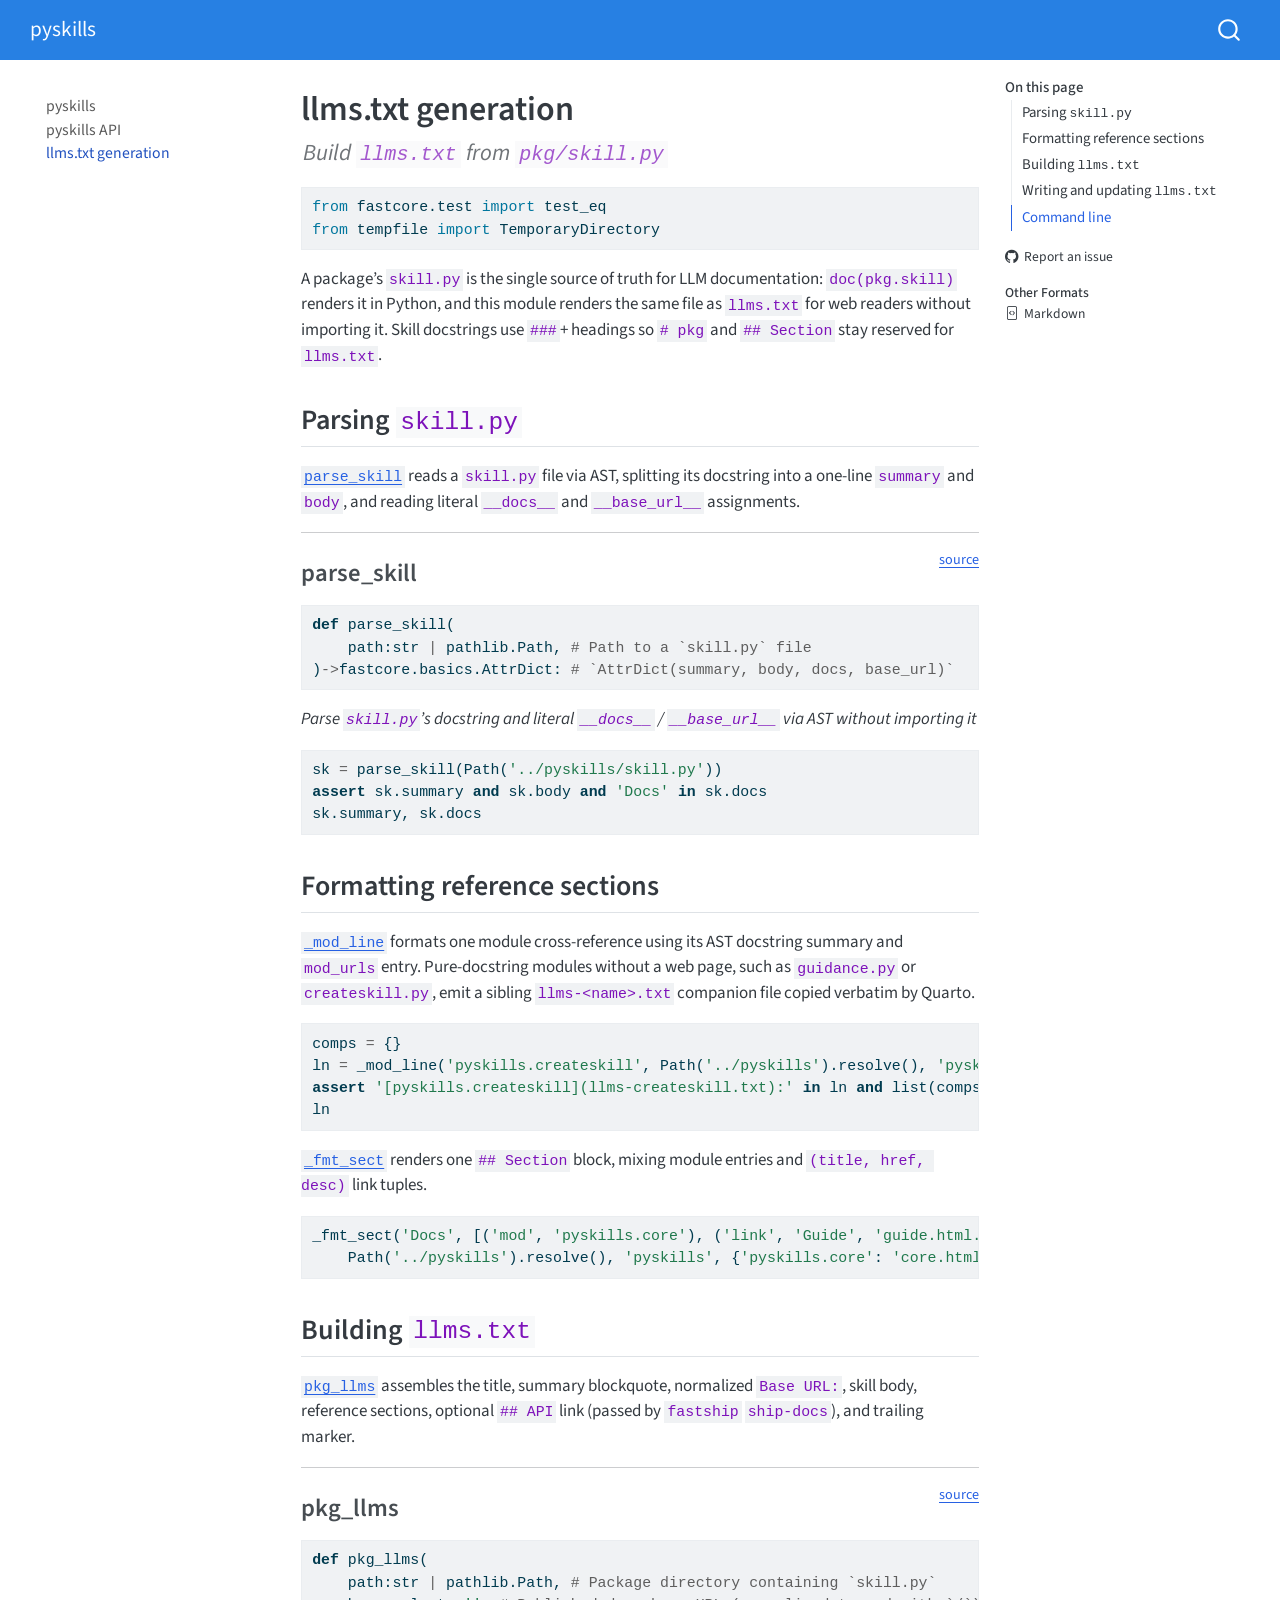
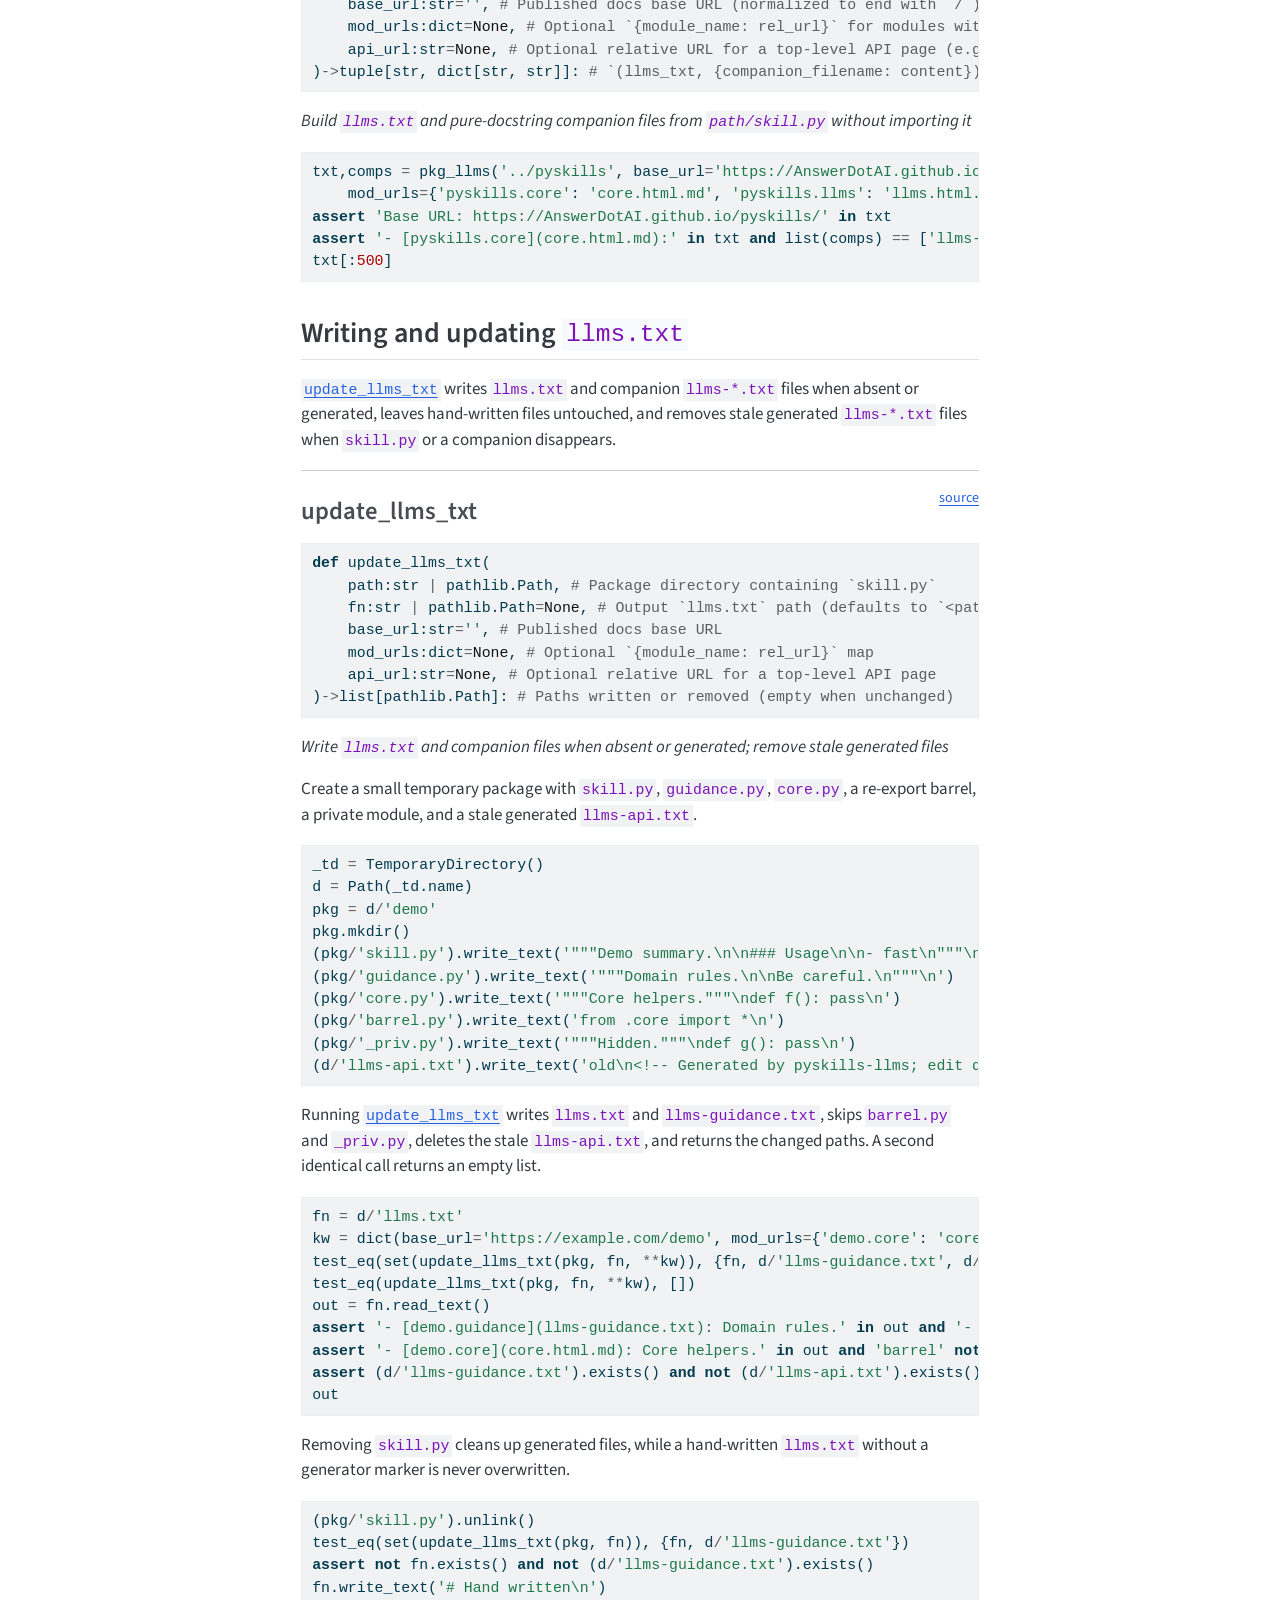
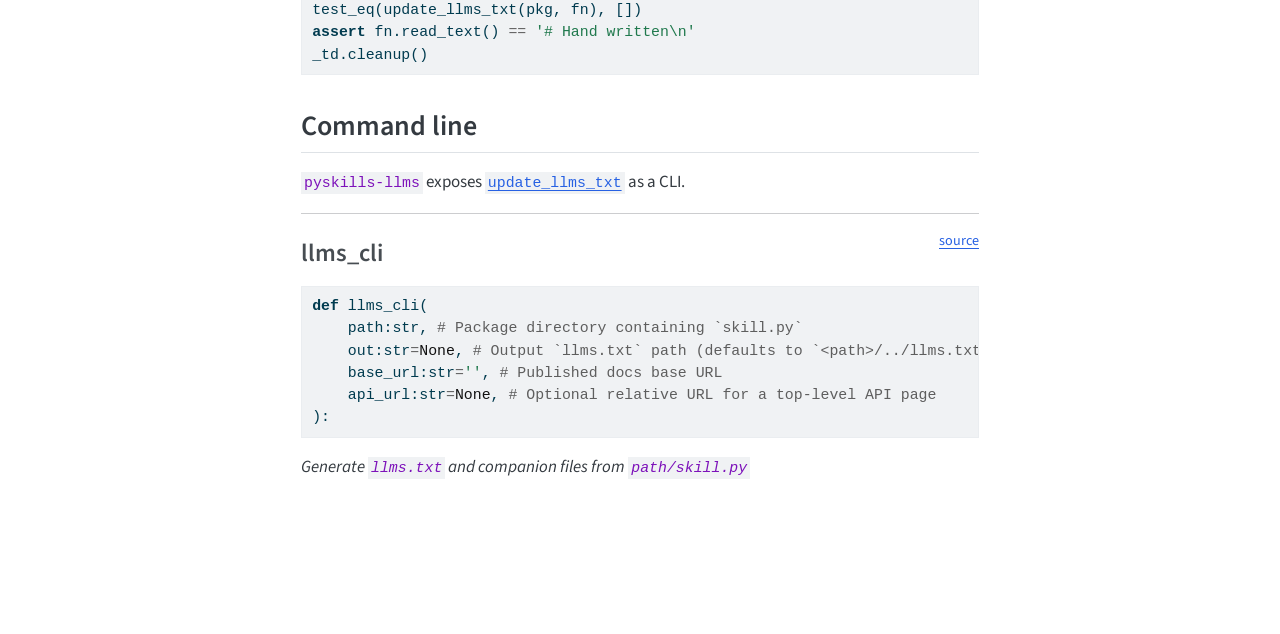
<file: llms.html>
<!DOCTYPE html>
<html xmlns="http://www.w3.org/1999/xhtml" lang="en" xml:lang="en"><head>

<meta charset="utf-8">
<meta name="generator" content="quarto-1.11.9">

<meta name="viewport" content="width=device-width, initial-scale=1.0, user-scalable=yes">

<meta name="description" content="Build llms.txt from pkg/skill.py">

<title>llms.txt generation – pyskills</title>
<style>
/* Default styles provided by pandoc.
** See https://pandoc.org/MANUAL.html#variables-for-html for config info.
*/
span.smallcaps{font-variant: small-caps;}
div.columns{display: flex; gap: 1.5em;}
div.column{flex: auto;}
@media screen {
div.columns{gap: min(4vw, 1.5em);}
div.column{overflow-x: auto;}
}
div.hanging-indent{margin-left: 1.5em; text-indent: -1.5em;}
ul.task-list{list-style: none;}
ul.task-list li input[type="checkbox"] {
  width: 0.8em;
  margin: 0 0.8em 0.2em -1em; /* quarto-specific, see https://github.com/quarto-dev/quarto-cli/issues/4556 */ 
  vertical-align: middle;
}
/* CSS for syntax highlighting */
html { -webkit-text-size-adjust: 100%; }
pre > code.sourceCode { white-space: pre; position: relative; }
pre > code.sourceCode > span { display: inline-block; line-height: 1.25; }
pre > code.sourceCode > span:empty { height: 1.2em; }
.sourceCode { overflow: visible; }
code.sourceCode > span { color: inherit; text-decoration: inherit; }
div.sourceCode { margin: 1em 0; }
pre.sourceCode { margin: 0; }
@media screen {
div.sourceCode { overflow: auto; }
}
@media print {
pre > code.sourceCode { white-space: pre-wrap; }
pre > code.sourceCode > span { text-indent: -5em; padding-left: 5em; }
}
pre.numberSource code
  { counter-reset: source-line 0; }
pre.numberSource code > span
  { position: relative; left: -4em; counter-increment: source-line; }
pre.numberSource code > span > a:first-child::before
  { content: counter(source-line);
    position: relative; left: -1em; text-align: right; vertical-align: baseline;
    border: none; display: inline-block;
    -webkit-touch-callout: none; -webkit-user-select: none;
    -khtml-user-select: none; -moz-user-select: none;
    -ms-user-select: none; user-select: none;
    padding: 0 4px; width: 4em;
  }
pre.numberSource { margin-left: 3em;  padding-left: 4px; }
div.sourceCode
  {   }
@media screen {
pre > code.sourceCode > span > a:first-child::before { text-decoration: underline; }
}
</style>


<script src="site_libs/quarto-nav/quarto-nav.js"></script>
<script src="site_libs/quarto-nav/headroom.min.js"></script>
<script src="site_libs/clipboard/clipboard.min.js"></script>
<script src="site_libs/quarto-search/autocomplete.umd.js"></script>
<script src="site_libs/quarto-search/fuse.min.js"></script>
<script src="site_libs/quarto-search/quarto-search.js"></script>
<meta name="quarto:offset" content="./">
<script src="site_libs/quarto-html/quarto.js" type="module"></script>
<script src="site_libs/quarto-html/tabsets/tabsets.js" type="module"></script>
<script src="site_libs/quarto-html/scrollable-regions/scrollable-regions.js" type="module"></script>
<script src="site_libs/quarto-html/popper.min.js"></script>
<script src="site_libs/quarto-html/tippy.umd.min.js"></script>
<script src="site_libs/quarto-html/anchor.min.js"></script>
<link href="site_libs/quarto-html/tippy.css" rel="stylesheet">
<link href="site_libs/quarto-html/quarto-syntax-highlighting-63b5708e65d6cd79cd7618c58d0c21e7.css" rel="stylesheet" id="quarto-text-highlighting-styles">
<script src="site_libs/bootstrap/bootstrap.min.js"></script>
<link href="site_libs/bootstrap/bootstrap-icons.css" rel="stylesheet">
<link href="site_libs/bootstrap/bootstrap-51ae4412001d941aa6f661b3d8a95f4f.min.css" rel="stylesheet" append-hash="true" id="quarto-bootstrap" data-mode="light">
<script id="quarto-search-options" type="application/json">{
  "location": "navbar",
  "copy-button": false,
  "collapse-after": 3,
  "panel-placement": "end",
  "type": "overlay",
  "limit": 50,
  "keyboard-shortcut": [
    "f",
    "/",
    "s"
  ],
  "show-item-context": false,
  "language": {
    "search-no-results-text": "No results",
    "search-matching-documents-text": "matching documents",
    "search-copy-link-title": "Copy link to search",
    "search-hide-matches-text": "Hide additional matches",
    "search-more-match-text": "more match in this document",
    "search-more-matches-text": "more matches in this document",
    "search-clear-button-title": "Clear",
    "search-text-placeholder": "",
    "search-detached-cancel-button-title": "Cancel",
    "search-submit-button-title": "Submit",
    "search-label": "Search"
  }
}</script>


<link rel="stylesheet" href="styles.css">
<meta property="og:title" content="llms.txt generation – pyskills">
<meta property="og:description" content="Build llms.txt from pkg/skill.py">
<meta property="og:site_name" content="pyskills">
<meta name="twitter:title" content="llms.txt generation – pyskills">
<meta name="twitter:description" content="Build llms.txt from pkg/skill.py">
<meta name="twitter:card" content="summary">
</head>

<body class="nav-sidebar floating nav-fixed quarto-light"><a id="quarto-skip-link" class="visually-hidden-focusable" href="#quarto-document-content">Skip to main content</a>

<div id="quarto-search-results"></div>
  <header id="quarto-header" class="headroom fixed-top">
    <nav class="navbar navbar-expand-lg " data-bs-theme="dark" aria-label="Site">
      <div class="navbar-container container-fluid">
      <div class="navbar-brand-container mx-auto">
    <a class="navbar-brand" href="./index.html">
    <span class="navbar-title">pyskills</span>
    </a>
  </div>
        <div class="quarto-navbar-tools tools-end">
</div>
          <div id="quarto-search" class="" title="Search"></div>
      </div> <!-- /container-fluid -->
    </nav>
  <nav class="quarto-secondary-nav" aria-label="Toolbar">
    <div class="container-fluid d-flex">
      <button type="button" class="quarto-btn-toggle btn" data-bs-toggle="collapse" role="button" data-bs-target=".quarto-sidebar-collapse-item" aria-controls="quarto-sidebar" aria-expanded="false" aria-label="Toggle sidebar navigation" onclick="if (window.quartoToggleHeadroom) { window.quartoToggleHeadroom(); }">
        <i class="bi bi-layout-text-sidebar-reverse"></i>
      </button>
        <nav class="quarto-page-breadcrumbs" aria-label="Breadcrumbs"><ol class="breadcrumb"><li class="breadcrumb-item"><a href="./llms.html">llms.txt generation</a></li></ol></nav>
        <a class="flex-grow-1" data-bs-toggle="collapse" data-bs-target=".quarto-sidebar-collapse-item" onclick="if (window.quartoToggleHeadroom) { window.quartoToggleHeadroom(); }">      
        </a>
    </div>
  </nav>
</header>
<!-- content -->
<div id="quarto-content" class="quarto-container page-columns page-rows-contents page-layout-article page-navbar">
<!-- sidebar -->
  <nav id="quarto-sidebar" class="sidebar collapse collapse-horizontal quarto-sidebar-collapse-item sidebar-navigation floating overflow-auto" aria-label="Section">
    <div class="sidebar-menu-container"> 
    <ul class="list-unstyled mt-1">
        <li class="sidebar-item">
  <div class="sidebar-item-container"> 
  <a href="./index.html" class="sidebar-item-text sidebar-link">
 <span class="menu-text">pyskills</span></a>
  </div>
</li>
        <li class="sidebar-item">
  <div class="sidebar-item-container"> 
  <a href="./core.html" class="sidebar-item-text sidebar-link">
 <span class="menu-text">pyskills API</span></a>
  </div>
</li>
        <li class="sidebar-item">
  <div class="sidebar-item-container"> 
  <a href="./llms.html" class="sidebar-item-text sidebar-link active">
 <span class="menu-text">llms.txt generation</span></a>
  </div>
</li>
    </ul>
    </div>
</nav>
<div id="quarto-sidebar-glass" class="quarto-sidebar-collapse-item" data-bs-toggle="collapse" data-bs-target=".quarto-sidebar-collapse-item"></div>
<!-- margin-sidebar -->
    <div id="quarto-margin-sidebar" class="sidebar margin-sidebar">
        <nav id="TOC" role="doc-toc" aria-labelledby="toc-title" class="toc-active">
    <h2 id="toc-title">On this page</h2>
   
  <ul>
  <li><a href="#parsing-skill.py" id="toc-parsing-skill.py" class="nav-link active" data-scroll-target="#parsing-skill.py">Parsing <code>skill.py</code></a></li>
  <li><a href="#formatting-reference-sections" id="toc-formatting-reference-sections" class="nav-link" data-scroll-target="#formatting-reference-sections">Formatting reference sections</a></li>
  <li><a href="#building-llms.txt" id="toc-building-llms.txt" class="nav-link" data-scroll-target="#building-llms.txt">Building <code>llms.txt</code></a></li>
  <li><a href="#writing-and-updating-llms.txt" id="toc-writing-and-updating-llms.txt" class="nav-link" data-scroll-target="#writing-and-updating-llms.txt">Writing and updating <code>llms.txt</code></a></li>
  <li><a href="#command-line" id="toc-command-line" class="nav-link" data-scroll-target="#command-line">Command line</a></li>
  </ul>
<div class="toc-actions"><ul><li><a href="https://github.com/AnswerDotAI/pyskills/issues/new" class="toc-action"><i class="bi bi-github"></i>Report an issue</a></li></ul></div><div class="quarto-alternate-formats"><h2>Other Formats</h2><ul><li><a href="llms.html.md"><i class="bi bi-file-code"></i>Markdown</a></li></ul></div></nav>
    </div>
<!-- main -->
<main class="content" id="quarto-document-content" tabindex="-1">

<header id="title-block-header" class="quarto-title-block default">
<div class="quarto-title">
<h1 class="title">llms.txt generation</h1>
</div>

<div>
  <div class="description">
    Build <code>llms.txt</code> from <code>pkg/skill.py</code>
  </div>
</div>


<div class="quarto-title-meta">

    
  
    
  </div>
  


</header>


<!-- WARNING: THIS FILE WAS AUTOGENERATED! DO NOT EDIT! -->
<div id="66775c61" class="cell" data-quarto-private-1="{&quot;key&quot;:&quot;execution&quot;,&quot;value&quot;:{&quot;iopub.execute_input&quot;:&quot;2026-11-27T23:40:55.323696+00:00&quot;,&quot;shell.execute_reply&quot;:&quot;2026-11-27T23:40:55.324548+00:00&quot;,&quot;total&quot;:0.0008541390000118554}}" data-execution_count="2">
<div class="code-copy-outer-scaffold"><div class="sourceCode cell-code" id="cb1"><pre class="sourceCode python code-with-copy"><code class="sourceCode python"><span id="cb1-1"><a href="#cb1-1" aria-hidden="true" tabindex="-1"></a><span class="im">from</span> fastcore.test <span class="im">import</span> test_eq</span>
<span id="cb1-2"><a href="#cb1-2" aria-hidden="true" tabindex="-1"></a><span class="im">from</span> tempfile <span class="im">import</span> TemporaryDirectory</span></code></pre></div><button title="Copy to Clipboard" class="code-copy-button"><i class="bi"></i></button></div>
</div>
<p>A package’s <code>skill.py</code> is the single source of truth for LLM documentation: <code>doc(pkg.skill)</code> renders it in Python, and this module renders the same file as <code>llms.txt</code> for web readers without importing it. Skill docstrings use <code>###</code>+ headings so <code># pkg</code> and <code>## Section</code> stay reserved for <code>llms.txt</code>.</p>
<section id="parsing-skill.py" class="level2">
<h2 class="anchored" data-anchor-id="parsing-skill.py">Parsing <code>skill.py</code></h2>
<p><a href="https://AnswerDotAI.github.io/pyskills/llms.html#parse_skill"><code>parse_skill</code></a> reads a <code>skill.py</code> file via AST, splitting its docstring into a one-line <code>summary</code> and <code>body</code>, and reading literal <code>__docs__</code> and <code>__base_url__</code> assignments.</p>
<div id="200ef443" class="cell" data-quarto-private-1="{&quot;key&quot;:&quot;execution&quot;,&quot;value&quot;:{&quot;iopub.execute_input&quot;:&quot;2026-11-27T23:40:55.325884+00:00&quot;,&quot;shell.execute_reply&quot;:&quot;2026-11-27T23:40:55.388888+00:00&quot;,&quot;total&quot;:0.06301186700000017}}" data-execution_count="4">
<hr>
<p><a href="https://github.com/AnswerDotAI/pyskills/blob/main/pyskills/llms.py#L17" target="_blank" style="float:right; font-size:smaller">source</a></p>
<section id="parse_skill" class="level3">
<h3 class="anchored" data-anchor-id="parse_skill">parse_skill</h3>
<div class="code-copy-outer-scaffold"><div class="sourceCode" id="cb2"><pre class="sourceCode python code-with-copy"><code class="sourceCode python"><span id="cb2-1"><a href="#cb2-1" aria-hidden="true" tabindex="-1"></a><span class="kw">def</span> parse_skill(</span>
<span id="cb2-2"><a href="#cb2-2" aria-hidden="true" tabindex="-1"></a>    path:<span class="bu">str</span> <span class="op">|</span> pathlib.Path, <span class="co"># Path to a `skill.py` file</span></span>
<span id="cb2-3"><a href="#cb2-3" aria-hidden="true" tabindex="-1"></a>)<span class="op">-&gt;</span>fastcore.basics.AttrDict: <span class="co"># `AttrDict(summary, body, docs, base_url)`</span></span></code></pre></div><button title="Copy to Clipboard" class="code-copy-button"><i class="bi"></i></button></div>
<p><em>Parse <code>skill.py</code>’s docstring and literal <code>__docs__</code> / <code>__base_url__</code> via AST without importing it</em></p>
</section>
</div>
<div id="0e3921cc" class="cell">
<div class="code-copy-outer-scaffold"><div class="sourceCode cell-code" id="cb3"><pre class="sourceCode python code-with-copy"><code class="sourceCode python"><span id="cb3-1"><a href="#cb3-1" aria-hidden="true" tabindex="-1"></a>sk <span class="op">=</span> parse_skill(Path(<span class="st">'../pyskills/skill.py'</span>))</span>
<span id="cb3-2"><a href="#cb3-2" aria-hidden="true" tabindex="-1"></a><span class="cf">assert</span> sk.summary <span class="kw">and</span> sk.body <span class="kw">and</span> <span class="st">'Docs'</span> <span class="kw">in</span> sk.docs</span>
<span id="cb3-3"><a href="#cb3-3" aria-hidden="true" tabindex="-1"></a>sk.summary, sk.docs</span></code></pre></div><button title="Copy to Clipboard" class="code-copy-button"><i class="bi"></i></button></div>
</div>
</section>
<section id="formatting-reference-sections" class="level2">
<h2 class="anchored" data-anchor-id="formatting-reference-sections">Formatting reference sections</h2>
<p><a href="https://AnswerDotAI.github.io/pyskills/llms.html#_mod_line"><code>_mod_line</code></a> formats one module cross-reference using its AST docstring summary and <code>mod_urls</code> entry. Pure-docstring modules without a web page, such as <code>guidance.py</code> or <code>createskill.py</code>, emit a sibling <code>llms-&lt;name&gt;.txt</code> companion file copied verbatim by Quarto.</p>
<div id="f82ba997" class="cell">
<div class="code-copy-outer-scaffold"><div class="sourceCode cell-code" id="cb4"><pre class="sourceCode python code-with-copy"><code class="sourceCode python"><span id="cb4-1"><a href="#cb4-1" aria-hidden="true" tabindex="-1"></a>comps <span class="op">=</span> {}</span>
<span id="cb4-2"><a href="#cb4-2" aria-hidden="true" tabindex="-1"></a>ln <span class="op">=</span> _mod_line(<span class="st">'pyskills.createskill'</span>, Path(<span class="st">'../pyskills'</span>).resolve(), <span class="st">'pyskills'</span>, {}, comps)</span>
<span id="cb4-3"><a href="#cb4-3" aria-hidden="true" tabindex="-1"></a><span class="cf">assert</span> <span class="st">'[pyskills.createskill](llms-createskill.txt):'</span> <span class="kw">in</span> ln <span class="kw">and</span> <span class="bu">list</span>(comps) <span class="op">==</span> [<span class="st">'llms-createskill.txt'</span>]</span>
<span id="cb4-4"><a href="#cb4-4" aria-hidden="true" tabindex="-1"></a>ln</span></code></pre></div><button title="Copy to Clipboard" class="code-copy-button"><i class="bi"></i></button></div>
</div>
<p><a href="https://AnswerDotAI.github.io/pyskills/llms.html#_fmt_sect"><code>_fmt_sect</code></a> renders one <code>## Section</code> block, mixing module entries and <code>(title, href, desc)</code> link tuples.</p>
<div id="b588a18b" class="cell">
<div class="code-copy-outer-scaffold"><div class="sourceCode cell-code" id="cb5"><pre class="sourceCode python code-with-copy"><code class="sourceCode python"><span id="cb5-1"><a href="#cb5-1" aria-hidden="true" tabindex="-1"></a>_fmt_sect(<span class="st">'Docs'</span>, [(<span class="st">'mod'</span>, <span class="st">'pyskills.core'</span>), (<span class="st">'link'</span>, <span class="st">'Guide'</span>, <span class="st">'guide.html.md'</span>, <span class="st">'Intro'</span>)],</span>
<span id="cb5-2"><a href="#cb5-2" aria-hidden="true" tabindex="-1"></a>    Path(<span class="st">'../pyskills'</span>).resolve(), <span class="st">'pyskills'</span>, {<span class="st">'pyskills.core'</span>: <span class="st">'core.html.md'</span>}, {})</span></code></pre></div><button title="Copy to Clipboard" class="code-copy-button"><i class="bi"></i></button></div>
</div>
</section>
<section id="building-llms.txt" class="level2">
<h2 class="anchored" data-anchor-id="building-llms.txt">Building <code>llms.txt</code></h2>
<p><a href="https://AnswerDotAI.github.io/pyskills/llms.html#pkg_llms"><code>pkg_llms</code></a> assembles the title, summary blockquote, normalized <code>Base URL:</code>, skill body, reference sections, optional <code>## API</code> link (passed by <code>fastship</code> <code>ship-docs</code>), and trailing marker.</p>
<div id="568513cb" class="cell" data-quarto-private-1="{&quot;key&quot;:&quot;execution&quot;,&quot;value&quot;:{&quot;iopub.execute_input&quot;:&quot;2026-11-27T23:40:55.395740+00:00&quot;,&quot;shell.execute_reply&quot;:&quot;2026-11-27T23:40:55.400126+00:00&quot;,&quot;total&quot;:0.00438925699995707}}" data-execution_count="8">
<hr>
<p><a href="https://github.com/AnswerDotAI/pyskills/blob/main/pyskills/llms.py#L54" target="_blank" style="float:right; font-size:smaller">source</a></p>
<section id="pkg_llms" class="level3">
<h3 class="anchored" data-anchor-id="pkg_llms">pkg_llms</h3>
<div class="code-copy-outer-scaffold"><div class="sourceCode" id="cb6"><pre class="sourceCode python code-with-copy"><code class="sourceCode python"><span id="cb6-1"><a href="#cb6-1" aria-hidden="true" tabindex="-1"></a><span class="kw">def</span> pkg_llms(</span>
<span id="cb6-2"><a href="#cb6-2" aria-hidden="true" tabindex="-1"></a>    path:<span class="bu">str</span> <span class="op">|</span> pathlib.Path, <span class="co"># Package directory containing `skill.py`</span></span>
<span id="cb6-3"><a href="#cb6-3" aria-hidden="true" tabindex="-1"></a>    base_url:<span class="bu">str</span><span class="op">=</span><span class="st">''</span>, <span class="co"># Published docs base URL (normalized to end with `/`)</span></span>
<span id="cb6-4"><a href="#cb6-4" aria-hidden="true" tabindex="-1"></a>    mod_urls:<span class="bu">dict</span><span class="op">=</span><span class="va">None</span>, <span class="co"># Optional `{module_name: rel_url}` for modules with web doc pages</span></span>
<span id="cb6-5"><a href="#cb6-5" aria-hidden="true" tabindex="-1"></a>    api_url:<span class="bu">str</span><span class="op">=</span><span class="va">None</span>, <span class="co"># Optional relative URL for a top-level API page (e.g. `api.html.md`)</span></span>
<span id="cb6-6"><a href="#cb6-6" aria-hidden="true" tabindex="-1"></a>)<span class="op">-&gt;</span><span class="bu">tuple</span>[<span class="bu">str</span>, <span class="bu">dict</span>[<span class="bu">str</span>, <span class="bu">str</span>]]: <span class="co"># `(llms_txt, {companion_filename: content})`</span></span></code></pre></div><button title="Copy to Clipboard" class="code-copy-button"><i class="bi"></i></button></div>
<p><em>Build <code>llms.txt</code> and pure-docstring companion files from <code>path/skill.py</code> without importing it</em></p>
</section>
</div>
<div id="1b5bfb0b" class="cell">
<div class="code-copy-outer-scaffold"><div class="sourceCode cell-code" id="cb7"><pre class="sourceCode python code-with-copy"><code class="sourceCode python"><span id="cb7-1"><a href="#cb7-1" aria-hidden="true" tabindex="-1"></a>txt,comps <span class="op">=</span> pkg_llms(<span class="st">'../pyskills'</span>, base_url<span class="op">=</span><span class="st">'https://AnswerDotAI.github.io/pyskills'</span>,</span>
<span id="cb7-2"><a href="#cb7-2" aria-hidden="true" tabindex="-1"></a>    mod_urls<span class="op">=</span>{<span class="st">'pyskills.core'</span>: <span class="st">'core.html.md'</span>, <span class="st">'pyskills.llms'</span>: <span class="st">'llms.html.md'</span>})</span>
<span id="cb7-3"><a href="#cb7-3" aria-hidden="true" tabindex="-1"></a><span class="cf">assert</span> <span class="st">'Base URL: https://AnswerDotAI.github.io/pyskills/'</span> <span class="kw">in</span> txt</span>
<span id="cb7-4"><a href="#cb7-4" aria-hidden="true" tabindex="-1"></a><span class="cf">assert</span> <span class="st">'- [pyskills.core](core.html.md):'</span> <span class="kw">in</span> txt <span class="kw">and</span> <span class="bu">list</span>(comps) <span class="op">==</span> [<span class="st">'llms-createskill.txt'</span>]</span>
<span id="cb7-5"><a href="#cb7-5" aria-hidden="true" tabindex="-1"></a>txt[:<span class="dv">500</span>]</span></code></pre></div><button title="Copy to Clipboard" class="code-copy-button"><i class="bi"></i></button></div>
</div>
</section>
<section id="writing-and-updating-llms.txt" class="level2">
<h2 class="anchored" data-anchor-id="writing-and-updating-llms.txt">Writing and updating <code>llms.txt</code></h2>
<p><a href="https://AnswerDotAI.github.io/pyskills/llms.html#update_llms_txt"><code>update_llms_txt</code></a> writes <code>llms.txt</code> and companion <code>llms-*.txt</code> files when absent or generated, leaves hand-written files untouched, and removes stale generated <code>llms-*.txt</code> files when <code>skill.py</code> or a companion disappears.</p>
<div id="61564284" class="cell" data-quarto-private-1="{&quot;key&quot;:&quot;execution&quot;,&quot;value&quot;:{&quot;iopub.execute_input&quot;:&quot;2026-11-27T23:40:55.403064+00:00&quot;,&quot;shell.execute_reply&quot;:&quot;2026-11-27T23:40:55.406656+00:00&quot;,&quot;total&quot;:0.0035949230000369425}}" data-execution_count="11">
<hr>
<p><a href="https://github.com/AnswerDotAI/pyskills/blob/main/pyskills/llms.py#L89" target="_blank" style="float:right; font-size:smaller">source</a></p>
<section id="update_llms_txt" class="level3">
<h3 class="anchored" data-anchor-id="update_llms_txt">update_llms_txt</h3>
<div class="code-copy-outer-scaffold"><div class="sourceCode" id="cb8"><pre class="sourceCode python code-with-copy"><code class="sourceCode python"><span id="cb8-1"><a href="#cb8-1" aria-hidden="true" tabindex="-1"></a><span class="kw">def</span> update_llms_txt(</span>
<span id="cb8-2"><a href="#cb8-2" aria-hidden="true" tabindex="-1"></a>    path:<span class="bu">str</span> <span class="op">|</span> pathlib.Path, <span class="co"># Package directory containing `skill.py`</span></span>
<span id="cb8-3"><a href="#cb8-3" aria-hidden="true" tabindex="-1"></a>    fn:<span class="bu">str</span> <span class="op">|</span> pathlib.Path<span class="op">=</span><span class="va">None</span>, <span class="co"># Output `llms.txt` path (defaults to `&lt;path&gt;/../llms.txt`)</span></span>
<span id="cb8-4"><a href="#cb8-4" aria-hidden="true" tabindex="-1"></a>    base_url:<span class="bu">str</span><span class="op">=</span><span class="st">''</span>, <span class="co"># Published docs base URL</span></span>
<span id="cb8-5"><a href="#cb8-5" aria-hidden="true" tabindex="-1"></a>    mod_urls:<span class="bu">dict</span><span class="op">=</span><span class="va">None</span>, <span class="co"># Optional `{module_name: rel_url}` map</span></span>
<span id="cb8-6"><a href="#cb8-6" aria-hidden="true" tabindex="-1"></a>    api_url:<span class="bu">str</span><span class="op">=</span><span class="va">None</span>, <span class="co"># Optional relative URL for a top-level API page</span></span>
<span id="cb8-7"><a href="#cb8-7" aria-hidden="true" tabindex="-1"></a>)<span class="op">-&gt;</span><span class="bu">list</span>[pathlib.Path]: <span class="co"># Paths written or removed (empty when unchanged)</span></span></code></pre></div><button title="Copy to Clipboard" class="code-copy-button"><i class="bi"></i></button></div>
<p><em>Write <code>llms.txt</code> and companion files when absent or generated; remove stale generated files</em></p>
</section>
</div>
<p>Create a small temporary package with <code>skill.py</code>, <code>guidance.py</code>, <code>core.py</code>, a re-export barrel, a private module, and a stale generated <code>llms-api.txt</code>.</p>
<div id="cb6b27d5" class="cell">
<div class="code-copy-outer-scaffold"><div class="sourceCode cell-code" id="cb9"><pre class="sourceCode python code-with-copy"><code class="sourceCode python"><span id="cb9-1"><a href="#cb9-1" aria-hidden="true" tabindex="-1"></a>_td <span class="op">=</span> TemporaryDirectory()</span>
<span id="cb9-2"><a href="#cb9-2" aria-hidden="true" tabindex="-1"></a>d <span class="op">=</span> Path(_td.name)</span>
<span id="cb9-3"><a href="#cb9-3" aria-hidden="true" tabindex="-1"></a>pkg <span class="op">=</span> d<span class="op">/</span><span class="st">'demo'</span></span>
<span id="cb9-4"><a href="#cb9-4" aria-hidden="true" tabindex="-1"></a>pkg.mkdir()</span>
<span id="cb9-5"><a href="#cb9-5" aria-hidden="true" tabindex="-1"></a>(pkg<span class="op">/</span><span class="st">'skill.py'</span>).write_text(<span class="st">'"""Demo summary.</span><span class="ch">\n\n</span><span class="st">### Usage</span><span class="ch">\n\n</span><span class="st">- fast</span><span class="ch">\n</span><span class="st">"""</span><span class="ch">\n</span><span class="st">__docs__ = {"Optional": [("Extra", "extra.html.md", "More")]}</span><span class="ch">\n</span><span class="st">'</span>)</span>
<span id="cb9-6"><a href="#cb9-6" aria-hidden="true" tabindex="-1"></a>(pkg<span class="op">/</span><span class="st">'guidance.py'</span>).write_text(<span class="st">'"""Domain rules.</span><span class="ch">\n\n</span><span class="st">Be careful.</span><span class="ch">\n</span><span class="st">"""</span><span class="ch">\n</span><span class="st">'</span>)</span>
<span id="cb9-7"><a href="#cb9-7" aria-hidden="true" tabindex="-1"></a>(pkg<span class="op">/</span><span class="st">'core.py'</span>).write_text(<span class="st">'"""Core helpers."""</span><span class="ch">\n</span><span class="st">def f(): pass</span><span class="ch">\n</span><span class="st">'</span>)</span>
<span id="cb9-8"><a href="#cb9-8" aria-hidden="true" tabindex="-1"></a>(pkg<span class="op">/</span><span class="st">'barrel.py'</span>).write_text(<span class="st">'from .core import *</span><span class="ch">\n</span><span class="st">'</span>)</span>
<span id="cb9-9"><a href="#cb9-9" aria-hidden="true" tabindex="-1"></a>(pkg<span class="op">/</span><span class="st">'_priv.py'</span>).write_text(<span class="st">'"""Hidden."""</span><span class="ch">\n</span><span class="st">def g(): pass</span><span class="ch">\n</span><span class="st">'</span>)</span>
<span id="cb9-10"><a href="#cb9-10" aria-hidden="true" tabindex="-1"></a>(d<span class="op">/</span><span class="st">'llms-api.txt'</span>).write_text(<span class="st">'old</span><span class="ch">\n</span><span class="st">&lt;!-- Generated by pyskills-llms; edit demo/skill.py, not this file --&gt;</span><span class="ch">\n</span><span class="st">'</span>)</span></code></pre></div><button title="Copy to Clipboard" class="code-copy-button"><i class="bi"></i></button></div>
</div>
<p>Running <a href="https://AnswerDotAI.github.io/pyskills/llms.html#update_llms_txt"><code>update_llms_txt</code></a> writes <code>llms.txt</code> and <code>llms-guidance.txt</code>, skips <code>barrel.py</code> and <code>_priv.py</code>, deletes the stale <code>llms-api.txt</code>, and returns the changed paths. A second identical call returns an empty list.</p>
<div id="ef0a79ad" class="cell">
<div class="code-copy-outer-scaffold"><div class="sourceCode cell-code" id="cb10"><pre class="sourceCode python code-with-copy"><code class="sourceCode python"><span id="cb10-1"><a href="#cb10-1" aria-hidden="true" tabindex="-1"></a>fn <span class="op">=</span> d<span class="op">/</span><span class="st">'llms.txt'</span></span>
<span id="cb10-2"><a href="#cb10-2" aria-hidden="true" tabindex="-1"></a>kw <span class="op">=</span> <span class="bu">dict</span>(base_url<span class="op">=</span><span class="st">'https://example.com/demo'</span>, mod_urls<span class="op">=</span>{<span class="st">'demo.core'</span>: <span class="st">'core.html.md'</span>}, api_url<span class="op">=</span><span class="st">'api.html.md'</span>)</span>
<span id="cb10-3"><a href="#cb10-3" aria-hidden="true" tabindex="-1"></a>test_eq(<span class="bu">set</span>(update_llms_txt(pkg, fn, <span class="op">**</span>kw)), {fn, d<span class="op">/</span><span class="st">'llms-guidance.txt'</span>, d<span class="op">/</span><span class="st">'llms-api.txt'</span>})</span>
<span id="cb10-4"><a href="#cb10-4" aria-hidden="true" tabindex="-1"></a>test_eq(update_llms_txt(pkg, fn, <span class="op">**</span>kw), [])</span>
<span id="cb10-5"><a href="#cb10-5" aria-hidden="true" tabindex="-1"></a>out <span class="op">=</span> fn.read_text()</span>
<span id="cb10-6"><a href="#cb10-6" aria-hidden="true" tabindex="-1"></a><span class="cf">assert</span> <span class="st">'- [demo.guidance](llms-guidance.txt): Domain rules.'</span> <span class="kw">in</span> out <span class="kw">and</span> <span class="st">'- [API reference](api.html.md):'</span> <span class="kw">in</span> out</span>
<span id="cb10-7"><a href="#cb10-7" aria-hidden="true" tabindex="-1"></a><span class="cf">assert</span> <span class="st">'- [demo.core](core.html.md): Core helpers.'</span> <span class="kw">in</span> out <span class="kw">and</span> <span class="st">'barrel'</span> <span class="kw">not</span> <span class="kw">in</span> out <span class="kw">and</span> <span class="st">'_priv'</span> <span class="kw">not</span> <span class="kw">in</span> out</span>
<span id="cb10-8"><a href="#cb10-8" aria-hidden="true" tabindex="-1"></a><span class="cf">assert</span> (d<span class="op">/</span><span class="st">'llms-guidance.txt'</span>).exists() <span class="kw">and</span> <span class="kw">not</span> (d<span class="op">/</span><span class="st">'llms-api.txt'</span>).exists()</span>
<span id="cb10-9"><a href="#cb10-9" aria-hidden="true" tabindex="-1"></a>out</span></code></pre></div><button title="Copy to Clipboard" class="code-copy-button"><i class="bi"></i></button></div>
</div>
<p>Removing <code>skill.py</code> cleans up generated files, while a hand-written <code>llms.txt</code> without a generator marker is never overwritten.</p>
<div id="c37afe53" class="cell">
<div class="code-copy-outer-scaffold"><div class="sourceCode cell-code" id="cb11"><pre class="sourceCode python code-with-copy"><code class="sourceCode python"><span id="cb11-1"><a href="#cb11-1" aria-hidden="true" tabindex="-1"></a>(pkg<span class="op">/</span><span class="st">'skill.py'</span>).unlink()</span>
<span id="cb11-2"><a href="#cb11-2" aria-hidden="true" tabindex="-1"></a>test_eq(<span class="bu">set</span>(update_llms_txt(pkg, fn)), {fn, d<span class="op">/</span><span class="st">'llms-guidance.txt'</span>})</span>
<span id="cb11-3"><a href="#cb11-3" aria-hidden="true" tabindex="-1"></a><span class="cf">assert</span> <span class="kw">not</span> fn.exists() <span class="kw">and</span> <span class="kw">not</span> (d<span class="op">/</span><span class="st">'llms-guidance.txt'</span>).exists()</span>
<span id="cb11-4"><a href="#cb11-4" aria-hidden="true" tabindex="-1"></a>fn.write_text(<span class="st">'# Hand written</span><span class="ch">\n</span><span class="st">'</span>)</span>
<span id="cb11-5"><a href="#cb11-5" aria-hidden="true" tabindex="-1"></a>test_eq(update_llms_txt(pkg, fn), [])</span>
<span id="cb11-6"><a href="#cb11-6" aria-hidden="true" tabindex="-1"></a><span class="cf">assert</span> fn.read_text() <span class="op">==</span> <span class="st">'# Hand written</span><span class="ch">\n</span><span class="st">'</span></span>
<span id="cb11-7"><a href="#cb11-7" aria-hidden="true" tabindex="-1"></a>_td.cleanup()</span></code></pre></div><button title="Copy to Clipboard" class="code-copy-button"><i class="bi"></i></button></div>
</div>
</section>
<section id="command-line" class="level2">
<h2 class="anchored" data-anchor-id="command-line">Command line</h2>
<p><code>pyskills-llms</code> exposes <a href="https://AnswerDotAI.github.io/pyskills/llms.html#update_llms_txt"><code>update_llms_txt</code></a> as a CLI.</p>
<div id="4e54c8eb" class="cell" data-quarto-private-1="{&quot;key&quot;:&quot;execution&quot;,&quot;value&quot;:{&quot;iopub.execute_input&quot;:&quot;2026-11-27T23:40:55.408548+00:00&quot;,&quot;shell.execute_reply&quot;:&quot;2026-11-27T23:40:55.411166+00:00&quot;,&quot;total&quot;:0.0026207230000636628}}" data-execution_count="13">
<hr>
<p><a href="https://github.com/AnswerDotAI/pyskills/blob/main/pyskills/llms.py#L112" target="_blank" style="float:right; font-size:smaller">source</a></p>
<section id="llms_cli" class="level3">
<h3 class="anchored" data-anchor-id="llms_cli">llms_cli</h3>
<div class="code-copy-outer-scaffold"><div class="sourceCode" id="cb12"><pre class="sourceCode python code-with-copy"><code class="sourceCode python"><span id="cb12-1"><a href="#cb12-1" aria-hidden="true" tabindex="-1"></a><span class="kw">def</span> llms_cli(</span>
<span id="cb12-2"><a href="#cb12-2" aria-hidden="true" tabindex="-1"></a>    path:<span class="bu">str</span>, <span class="co"># Package directory containing `skill.py`</span></span>
<span id="cb12-3"><a href="#cb12-3" aria-hidden="true" tabindex="-1"></a>    out:<span class="bu">str</span><span class="op">=</span><span class="va">None</span>, <span class="co"># Output `llms.txt` path (defaults to `&lt;path&gt;/../llms.txt`)</span></span>
<span id="cb12-4"><a href="#cb12-4" aria-hidden="true" tabindex="-1"></a>    base_url:<span class="bu">str</span><span class="op">=</span><span class="st">''</span>, <span class="co"># Published docs base URL</span></span>
<span id="cb12-5"><a href="#cb12-5" aria-hidden="true" tabindex="-1"></a>    api_url:<span class="bu">str</span><span class="op">=</span><span class="va">None</span>, <span class="co"># Optional relative URL for a top-level API page</span></span>
<span id="cb12-6"><a href="#cb12-6" aria-hidden="true" tabindex="-1"></a>):</span></code></pre></div><button title="Copy to Clipboard" class="code-copy-button"><i class="bi"></i></button></div>
<p><em>Generate <code>llms.txt</code> and companion files from <code>path/skill.py</code></em></p>
</section>
</div>


</section>

</main> <!-- /main -->
<script id="quarto-html-after-body" type="application/javascript">
  window.document.addEventListener("DOMContentLoaded", function (event) {
    const icon = "";
    const anchorJS = new window.AnchorJS();
    anchorJS.options = {
      placement: 'right',
      icon: icon
    };
    anchorJS.add('.anchored');
    const isCodeAnnotation = (el) => {
      for (const clz of el.classList) {
        if (clz.startsWith('code-annotation-')) {                     
          return true;
        }
      }
      return false;
    }
    const onCopySuccess = function(e) {
      // button target
      const button = e.trigger;
      // don't keep focus
      button.blur();
      // flash "checked"
      button.classList.add('code-copy-button-checked');
      var currentTitle = button.getAttribute("title");
      button.setAttribute("title", "Copied!");
      let tooltip;
      if (window.bootstrap) {
        button.setAttribute("data-bs-toggle", "tooltip");
        button.setAttribute("data-bs-placement", "left");
        button.setAttribute("data-bs-title", "Copied!");
        tooltip = new bootstrap.Tooltip(button, 
          { trigger: "manual", 
            customClass: "code-copy-button-tooltip",
            offset: [0, -8]});
        tooltip.show();    
      }
      setTimeout(function() {
        if (tooltip) {
          tooltip.hide();
          button.removeAttribute("data-bs-title");
          button.removeAttribute("data-bs-toggle");
          button.removeAttribute("data-bs-placement");
        }
        button.setAttribute("title", currentTitle);
        button.classList.remove('code-copy-button-checked');
      }, 1000);
      // clear code selection
      e.clearSelection();
    }
    const getTextToCopy = function(trigger) {
      const outerScaffold = trigger.parentElement.cloneNode(true);
      const codeEl = outerScaffold.querySelector('code');
      for (const childEl of codeEl.children) {
        if (isCodeAnnotation(childEl)) {
          childEl.remove();
        }
      }
      return codeEl.innerText;
    }
    const clipboard = new window.ClipboardJS('.code-copy-button:not([data-in-quarto-modal])', {
      text: getTextToCopy
    });
    clipboard.on('success', onCopySuccess);
    if (window.document.getElementById('quarto-embedded-source-code-modal')) {
      const clipboardModal = new window.ClipboardJS('.code-copy-button[data-in-quarto-modal]', {
        text: getTextToCopy,
        container: window.document.getElementById('quarto-embedded-source-code-modal')
      });
      clipboardModal.on('success', onCopySuccess);
    }
      var localhostRegex = new RegExp(/^(?:http|https):\/\/localhost\:?[0-9]*\//);
      var mailtoRegex = new RegExp(/^mailto:/);
        var filterRegex = new RegExp("https:\/\/AnswerDotAI\.github\.io\/pyskills");
      var isInternal = (href) => {
          return filterRegex.test(href) || localhostRegex.test(href) || mailtoRegex.test(href);
      }
      // Inspect non-navigation links and adorn them if external
      window.quartoDecorateExternalLinks = function (root) {
     var links = (root || window.document).querySelectorAll('a[href]:not(.nav-link):not(.navbar-brand):not(.toc-action):not(.sidebar-link):not(.sidebar-item-toggle):not(.pagination-link):not(.no-external):not([aria-hidden]):not(.dropdown-item):not(.quarto-navigation-tool):not(.about-link)');
      for (var i=0; i<links.length; i++) {
        const link = links[i];
        if (!isInternal(link.href)) {
          // undo the damage that might have been done by quarto-nav.js in the case of
          // links that we want to consider external
          if (link.dataset.originalHref !== undefined) {
            link.href = link.dataset.originalHref;
          }
          if (!link.classList.contains('no-external-icon')) {
          }
        }
      }
      };
      window.quartoDecorateExternalLinks(window.document);
    // Esc closes the popup (WCAG 1.4.13) and focus leaving both trigger and
    // popup closes it (WCAG 2.4.11); tippy handles neither for interactive popups.
    const hideOnEscAndFocusOut = {
      name: 'hideOnEscAndFocusOut',
      defaultValue: true,
      fn(instance) {
        const dismiss = () => {
          // A show scheduled by the trigger delay would otherwise reopen it
          instance.clearDelayTimeouts();
          instance.hide();
        };
        const onKeyDown = (event) => {
          if (event.key !== 'Escape') {
            return;
          }
          // Keep Esc from also reaching page handlers (e.g. reveal.js overview),
          // except an open reveal.js slide menu, which Esc should close too.
          // The menu handles keys only when its keyboard option is on.
          const menuHandlesEsc = window.Reveal?.getPlugin?.('menu')?.isOpen() &&
            window.Reveal.getConfig().menu?.keyboard !== false;
          if (!menuHandlesEsc) {
            event.stopPropagation();
          }
          if (instance.popper.contains(window.document.activeElement)) {
            // Disabled while refocusing so the focus trigger does not reopen it
            instance.disable();
            instance.reference.focus();
            instance.enable();
          }
          dismiss();
        };
        const onFocusOut = (event) => {
          const target = event.relatedTarget;
          if (target && !instance.reference.contains(target) &&
              !instance.popper.contains(target)) {
            dismiss();
          }
        };
        // On the trigger too: a click trigger (code-annotations: select) has no
        // blur handling. Attached for the instance's lifetime so leaving the
        // trigger also cancels a show still pending on the trigger delay.
        instance.reference.addEventListener('focusout', onFocusOut);
        return {
          onShow() {
            window.document.addEventListener('keydown', onKeyDown, true);
            instance.popper.addEventListener('focusout', onFocusOut);
          },
          onHide() {
            window.document.removeEventListener('keydown', onKeyDown, true);
            instance.popper.removeEventListener('focusout', onFocusOut);
          },
          onDestroy() {
            instance.reference.removeEventListener('focusout', onFocusOut);
          },
        };
      },
    };
    function tippyHover(el, contentFn, onTriggerFn, onUntriggerFn) {
      const config = {
        allowHTML: true,
        maxWidth: 500,
        delay: 100,
        arrow: false,
        appendTo: function(el) {
            return el.parentElement;
        },
        interactive: true,
        interactiveBorder: 10,
        theme: 'quarto',
        placement: 'bottom-start',
        plugins: [hideOnEscAndFocusOut],
      };
      if (contentFn) {
        config.content = contentFn;
      }
      if (onTriggerFn) {
        config.onTrigger = onTriggerFn;
      }
      if (onUntriggerFn) {
        config.onUntrigger = onUntriggerFn;
      }
      window.tippy(el, config); 
    }
    const noterefs = window.document.querySelectorAll('a[role="doc-noteref"]');
    for (var i=0; i<noterefs.length; i++) {
      const ref = noterefs[i];
      tippyHover(ref, function() {
        // use id or data attribute instead here
        let href = ref.getAttribute('data-footnote-href') || ref.getAttribute('href');
        try { href = new URL(href).hash; } catch {}
        const id = href.replace(/^#\/?/, "");
        const note = window.document.getElementById(id);
        if (note) {
          return note.innerHTML;
        } else {
          return "";
        }
      });
    }
    const xrefs = window.document.querySelectorAll('a.quarto-xref');
    const processXRef = (id, note) => {
      // Strip column container classes
      const stripColumnClz = (el) => {
        el.classList.remove("page-full", "page-columns");
        if (el.children) {
          for (const child of el.children) {
            stripColumnClz(child);
          }
        }
      }
      stripColumnClz(note)
      if (id === null || id.startsWith('sec-')) {
        // Special case sections, only their first couple elements
        const container = document.createElement("div");
        if (note.children && note.children.length > 2) {
          container.appendChild(note.children[0].cloneNode(true));
          for (let i = 1; i < note.children.length; i++) {
            const child = note.children[i];
            if (child.tagName === "P" && child.innerText === "") {
              continue;
            } else {
              container.appendChild(child.cloneNode(true));
              break;
            }
          }
          if (window.Quarto?.typesetMath) {
            window.Quarto.typesetMath(container);
          }
          return container.innerHTML
        } else {
          if (window.Quarto?.typesetMath) {
            window.Quarto.typesetMath(note);
          }
          return note.innerHTML;
        }
      } else {
        // Remove any anchor links if they are present
        const anchorLink = note.querySelector('a.anchorjs-link');
        if (anchorLink) {
          anchorLink.remove();
        }
        if (window.Quarto?.typesetMath) {
          window.Quarto.typesetMath(note);
        }
        if (note.classList.contains("callout")) {
          return note.outerHTML;
        } else {
          return note.innerHTML;
        }
      }
    }
    for (var i=0; i<xrefs.length; i++) {
      const xref = xrefs[i];
      tippyHover(xref, undefined, function(instance) {
        instance.disable();
        let url = xref.getAttribute('href');
        let hash = undefined; 
        if (url.startsWith('#')) {
          hash = url;
        } else {
          try { hash = new URL(url).hash; } catch {}
        }
        if (hash) {
          const id = hash.replace(/^#\/?/, "");
          const note = window.document.getElementById(id);
          if (note !== null) {
            try {
              const html = processXRef(id, note.cloneNode(true));
              instance.setContent(html);
            } finally {
              instance.enable();
              instance.show();
            }
          } else {
            // See if we can fetch this
            fetch(url.split('#')[0])
            .then(res => res.text())
            .then(html => {
              const parser = new DOMParser();
              const htmlDoc = parser.parseFromString(html, "text/html");
              const note = htmlDoc.getElementById(id);
              if (note !== null) {
                const html = processXRef(id, note);
                instance.setContent(html);
              } 
            }).finally(() => {
              instance.enable();
              instance.show();
            });
          }
        } else {
          // See if we can fetch a full url (with no hash to target)
          // This is a special case and we should probably do some content thinning / targeting
          fetch(url)
          .then(res => res.text())
          .then(html => {
            const parser = new DOMParser();
            const htmlDoc = parser.parseFromString(html, "text/html");
            const note = htmlDoc.querySelector('main.content');
            if (note !== null) {
              // This should only happen for chapter cross references
              // (since there is no id in the URL)
              // remove the first header
              if (note.children.length > 0 && note.children[0].tagName === "HEADER") {
                note.children[0].remove();
              }
              const html = processXRef(null, note);
              instance.setContent(html);
            } 
          }).finally(() => {
            instance.enable();
            instance.show();
          });
        }
      }, function(instance) {
      });
    }
        let selectedAnnoteEl;
        const selectorForAnnotation = ( cell, annotation) => {
          let cellAttr = 'data-code-cell="' + cell + '"';
          let lineAttr = 'data-code-annotation="' +  annotation + '"';
          const selector = 'span[' + cellAttr + '][' + lineAttr + ']';
          return selector;
        }
        const selectCodeLines = (annoteEl) => {
          const doc = window.document;
          const targetCell = annoteEl.getAttribute("data-target-cell");
          const targetAnnotation = annoteEl.getAttribute("data-target-annotation");
          const annoteSpan = window.document.querySelector(selectorForAnnotation(targetCell, targetAnnotation));
          const lines = annoteSpan.getAttribute("data-code-lines").split(",");
          const lineIds = lines.map((line) => {
            return targetCell + "-" + line;
          })
          // Each band is positioned against its own containing block, which is
          // not the offsetParent of the lines, so place it from client rects.
          const placeBand = (band, firstEl, lastEl, codeBlock) => {
            const container = band.offsetParent;
            if (container === null) {
              return;
            }
            const containerRect = container.getBoundingClientRect();
            // Reveal.js scales slides with a transform, so convert client
            // pixels back to the CSS pixels of the container.
            const scale = containerRect.height / container.offsetHeight || 1;
            const firstRect = firstEl.getBoundingClientRect();
            const lastRect = lastEl.getBoundingClientRect();
            const top = (firstRect.top - containerRect.top) / scale - container.clientTop + container.scrollTop;
            const height = (lastRect.bottom - firstRect.top) / scale;
            band.style.top = top - 2 + "px";
            band.style.height = height + 4 + "px";
            if (codeBlock) {
              // Without the copy button wrapper, the containing block is wider
              // than the code block, so span the code block explicitly.
              const blockRect = codeBlock.getBoundingClientRect();
              band.style.left = (blockRect.left - containerRect.left) / scale - container.clientLeft + container.scrollLeft + "px";
              band.style.width = blockRect.width / scale + "px";
            }
          };
          if (lineIds.length > 0) {
            const el = window.document.getElementById(lineIds[0]);
            const lastEl = window.document.getElementById(lineIds[lineIds.length - 1]);
            const parent = el.parentElement.parentElement;
            // cook up a div (if necessary) and position it
            let div = window.document.getElementById("code-annotation-line-highlight");
            if (div === null) {
              div = window.document.createElement("div");
              div.setAttribute("id", "code-annotation-line-highlight");
              div.style.position = 'absolute';
              parent.appendChild(div);
            }
            placeBand(div, el, lastEl, parent.closest("div.sourceCode") || parent);
            let gutterDiv = window.document.getElementById("code-annotation-line-highlight-gutter");
            if (gutterDiv === null) {
              gutterDiv = window.document.createElement("div");
              gutterDiv.setAttribute("id", "code-annotation-line-highlight-gutter");
              gutterDiv.style.position = 'absolute';
              const codeCell = window.document.getElementById(targetCell);
              const gutter = codeCell.querySelector('.code-annotation-gutter');
              gutter.appendChild(gutterDiv);
            }
            placeBand(gutterDiv, el, lastEl);
            selectedAnnoteEl = annoteEl;
          }
        };
        const unselectCodeLines = () => {
          const elementsIds = ["code-annotation-line-highlight", "code-annotation-line-highlight-gutter"];
          elementsIds.forEach((elId) => {
            const div = window.document.getElementById(elId);
            if (div) {
              div.remove();
            }
          });
          selectedAnnoteEl = undefined;
        };
          // Handle positioning of the toggle
      window.addEventListener(
        "resize",
        throttle(() => {
          elRect = undefined;
          if (selectedAnnoteEl) {
            selectCodeLines(selectedAnnoteEl);
          }
        }, 10)
      );
      function throttle(fn, ms) {
      let throttle = false;
      let timer;
        return (...args) => {
          if(!throttle) { // first call gets through
              fn.apply(this, args);
              throttle = true;
          } else { // all the others get throttled
              if(timer) clearTimeout(timer); // cancel #2
              timer = setTimeout(() => {
                fn.apply(this, args);
                timer = throttle = false;
              }, ms);
          }
        };
      }
        // Attach click handler to the DT
        const annoteDls = window.document.querySelectorAll('dt[data-target-cell]');
        for (const annoteDlNode of annoteDls) {
          annoteDlNode.addEventListener('click', (event) => {
            const clickedEl = event.target;
            if (clickedEl !== selectedAnnoteEl) {
              unselectCodeLines();
              const activeEl = window.document.querySelector('dt[data-target-cell].code-annotation-active');
              if (activeEl) {
                activeEl.classList.remove('code-annotation-active');
              }
              selectCodeLines(clickedEl);
              clickedEl.classList.add('code-annotation-active');
            } else {
              // Unselect the line
              unselectCodeLines();
              clickedEl.classList.remove('code-annotation-active');
            }
          });
        }
    const findCites = (el) => {
      const parentEl = el.parentElement;
      if (parentEl) {
        const cites = parentEl.dataset.cites;
        if (cites) {
          return {
            el,
            cites: cites.split(' ')
          };
        } else {
          return findCites(el.parentElement)
        }
      } else {
        return undefined;
      }
    };
    var bibliorefs = window.document.querySelectorAll('a[role="doc-biblioref"]');
    for (var i=0; i<bibliorefs.length; i++) {
      const ref = bibliorefs[i];
      const citeInfo = findCites(ref);
      if (citeInfo) {
        tippyHover(citeInfo.el, function() {
          var popup = window.document.createElement('div');
          citeInfo.cites.forEach(function(cite) {
            var citeDiv = window.document.createElement('div');
            citeDiv.classList.add('hanging-indent');
            citeDiv.classList.add('csl-entry');
            var biblioDiv = window.document.getElementById('ref-' + cite);
            if (biblioDiv) {
              citeDiv.innerHTML = biblioDiv.innerHTML;
            }
            popup.appendChild(citeDiv);
          });
          return popup.innerHTML;
        });
      }
    }
  });
  </script>
  <script type="application/javascript">
  window.quartoScrollableRegionsLabels = {"code":"Scrollable code","output":"Scrollable output"};
  </script>
</div> <!-- /content -->




<footer class="footer"><div class="nav-footer"><div class="nav-footer-center"><div class="toc-actions d-sm-block d-md-none"><ul><li><a href="https://github.com/AnswerDotAI/pyskills/issues/new" class="toc-action"><i class="bi bi-github"></i>Report an issue</a></li></ul></div></div></div></footer></body></html>
</file>
<file: site_libs/quarto-html/tippy.css>
.tippy-box[data-animation=fade][data-state=hidden]{opacity:0}[data-tippy-root]{max-width:calc(100vw - 10px)}.tippy-box{position:relative;background-color:#333;color:#fff;border-radius:4px;font-size:14px;line-height:1.4;white-space:normal;outline:0;transition-property:transform,visibility,opacity}.tippy-box[data-placement^=top]>.tippy-arrow{bottom:0}.tippy-box[data-placement^=top]>.tippy-arrow:before{bottom:-7px;left:0;border-width:8px 8px 0;border-top-color:initial;transform-origin:center top}.tippy-box[data-placement^=bottom]>.tippy-arrow{top:0}.tippy-box[data-placement^=bottom]>.tippy-arrow:before{top:-7px;left:0;border-width:0 8px 8px;border-bottom-color:initial;transform-origin:center bottom}.tippy-box[data-placement^=left]>.tippy-arrow{right:0}.tippy-box[data-placement^=left]>.tippy-arrow:before{border-width:8px 0 8px 8px;border-left-color:initial;right:-7px;transform-origin:center left}.tippy-box[data-placement^=right]>.tippy-arrow{left:0}.tippy-box[data-placement^=right]>.tippy-arrow:before{left:-7px;border-width:8px 8px 8px 0;border-right-color:initial;transform-origin:center right}.tippy-box[data-inertia][data-state=visible]{transition-timing-function:cubic-bezier(.54,1.5,.38,1.11)}.tippy-arrow{width:16px;height:16px;color:#333}.tippy-arrow:before{content:"";position:absolute;border-color:transparent;border-style:solid}.tippy-content{position:relative;padding:5px 9px;z-index:1}
</file>
<file: site_libs/quarto-html/quarto-syntax-highlighting-63b5708e65d6cd79cd7618c58d0c21e7.css>
/* quarto syntax highlight colors */
:root {
  --quarto-hl-ot-color: #003B4F;
  --quarto-hl-at-color: #657422;
  --quarto-hl-ss-color: #20794D;
  --quarto-hl-an-color: #5E5E5E;
  --quarto-hl-fu-color: #4758AB;
  --quarto-hl-st-color: #20794D;
  --quarto-hl-cf-color: #003B4F;
  --quarto-hl-op-color: #5E5E5E;
  --quarto-hl-er-color: #AD0000;
  --quarto-hl-bn-color: #AD0000;
  --quarto-hl-al-color: #AD0000;
  --quarto-hl-va-color: #111111;
  --quarto-hl-bu-color: inherit;
  --quarto-hl-ex-color: inherit;
  --quarto-hl-pp-color: #AD0000;
  --quarto-hl-in-color: #5E5E5E;
  --quarto-hl-vs-color: #20794D;
  --quarto-hl-wa-color: #5E5E5E;
  --quarto-hl-do-color: #5E5E5E;
  --quarto-hl-im-color: #00769E;
  --quarto-hl-ch-color: #20794D;
  --quarto-hl-dt-color: #AD0000;
  --quarto-hl-fl-color: #AD0000;
  --quarto-hl-co-color: #5E5E5E;
  --quarto-hl-cv-color: #5E5E5E;
  --quarto-hl-cn-color: #8f5902;
  --quarto-hl-sc-color: #5E5E5E;
  --quarto-hl-dv-color: #AD0000;
  --quarto-hl-kw-color: #003B4F;
}

/* other quarto variables */
:root {
  --quarto-font-monospace: SFMono-Regular, Menlo, Monaco, Consolas, "Liberation Mono", "Courier New", monospace;
}

/* syntax highlight based on Pandoc's rules */
pre > code.sourceCode > span {
  color: #003B4F;
}

code.sourceCode > span {
  color: #003B4F;
}

div.sourceCode,
div.sourceCode pre.sourceCode {
  color: #003B4F;
}

/* Normal */
code span {
  color: #003B4F;
}

/* Alert */
code span.al {
  color: #AD0000;
  font-style: inherit;
}

/* Annotation */
code span.an {
  color: #5E5E5E;
  font-style: inherit;
}

/* Attribute */
code span.at {
  color: #657422;
  font-style: inherit;
}

/* BaseN */
code span.bn {
  color: #AD0000;
  font-style: inherit;
}

/* BuiltIn */
code span.bu {
  font-style: inherit;
}

/* ControlFlow */
code span.cf {
  color: #003B4F;
  font-weight: bold;
  font-style: inherit;
}

/* Char */
code span.ch {
  color: #20794D;
  font-style: inherit;
}

/* Constant */
code span.cn {
  color: #8f5902;
  font-style: inherit;
}

/* Comment */
code span.co {
  color: #5E5E5E;
  font-style: inherit;
}

/* CommentVar */
code span.cv {
  color: #5E5E5E;
  font-style: italic;
}

/* Documentation */
code span.do {
  color: #5E5E5E;
  font-style: italic;
}

/* DataType */
code span.dt {
  color: #AD0000;
  font-style: inherit;
}

/* DecVal */
code span.dv {
  color: #AD0000;
  font-style: inherit;
}

/* Error */
code span.er {
  color: #AD0000;
  font-style: inherit;
}

/* Extension */
code span.ex {
  font-style: inherit;
}

/* Float */
code span.fl {
  color: #AD0000;
  font-style: inherit;
}

/* Function */
code span.fu {
  color: #4758AB;
  font-style: inherit;
}

/* Import */
code span.im {
  color: #00769E;
  font-style: inherit;
}

/* Information */
code span.in {
  color: #5E5E5E;
  font-style: inherit;
}

/* Keyword */
code span.kw {
  color: #003B4F;
  font-weight: bold;
  font-style: inherit;
}

/* Operator */
code span.op {
  color: #5E5E5E;
  font-style: inherit;
}

/* Other */
code span.ot {
  color: #003B4F;
  font-style: inherit;
}

/* Preprocessor */
code span.pp {
  color: #AD0000;
  font-style: inherit;
}

/* SpecialChar */
code span.sc {
  color: #5E5E5E;
  font-style: inherit;
}

/* SpecialString */
code span.ss {
  color: #20794D;
  font-style: inherit;
}

/* String */
code span.st {
  color: #20794D;
  font-style: inherit;
}

/* Variable */
code span.va {
  color: #111111;
  font-style: inherit;
}

/* VerbatimString */
code span.vs {
  color: #20794D;
  font-style: inherit;
}

/* Warning */
code span.wa {
  color: #5E5E5E;
  font-style: italic;
}

.prevent-inlining {
  content: "</";
}

/*# sourceMappingURL=054cc16b9e9817627be6994582d2ffb5.css.map */
</file>
<file: styles.css>
.cell {
  margin-bottom: 1rem;
}

.cell > .sourceCode {
  margin-bottom: 0;
}

.cell-output > pre {
  margin-bottom: 0;
}

.cell-output > pre, .cell-output > .sourceCode > pre, .cell-output-stdout > pre {
  margin-left: 0.8rem;
  margin-top: 0;
  background: none;
  border-left: 2px solid lightsalmon;
  border-top-left-radius: 0;
  border-top-right-radius: 0;
}

.cell-output > .sourceCode {
  border: none;
}

.cell-output > .sourceCode {
  background: none;
  margin-top: 0;
}

div.description {
  padding-left: 2px;
  padding-top: 5px;
  font-style: italic;
  font-size: 135%;
  opacity: 70%;
}
</file>
<file: site_libs/quarto-html/quarto-syntax-highlighting-7f8f88aac4f3542376d5c11b86a4c14d.css>
/* quarto syntax highlight colors */
:root {
  --quarto-hl-ot-color: #003B4F;
  --quarto-hl-at-color: #657422;
  --quarto-hl-ss-color: #20794D;
  --quarto-hl-an-color: #5E5E5E;
  --quarto-hl-fu-color: #4758AB;
  --quarto-hl-st-color: #20794D;
  --quarto-hl-cf-color: #003B4F;
  --quarto-hl-op-color: #5E5E5E;
  --quarto-hl-er-color: #AD0000;
  --quarto-hl-bn-color: #AD0000;
  --quarto-hl-al-color: #AD0000;
  --quarto-hl-va-color: #111111;
  --quarto-hl-bu-color: inherit;
  --quarto-hl-ex-color: inherit;
  --quarto-hl-pp-color: #AD0000;
  --quarto-hl-in-color: #5E5E5E;
  --quarto-hl-vs-color: #20794D;
  --quarto-hl-wa-color: #5E5E5E;
  --quarto-hl-do-color: #5E5E5E;
  --quarto-hl-im-color: #00769E;
  --quarto-hl-ch-color: #20794D;
  --quarto-hl-dt-color: #AD0000;
  --quarto-hl-fl-color: #AD0000;
  --quarto-hl-co-color: #5E5E5E;
  --quarto-hl-cv-color: #5E5E5E;
  --quarto-hl-cn-color: #8f5902;
  --quarto-hl-sc-color: #5E5E5E;
  --quarto-hl-dv-color: #AD0000;
  --quarto-hl-kw-color: #003B4F;
}

/* other quarto variables */
:root {
  --quarto-font-monospace: SFMono-Regular, Menlo, Monaco, Consolas, "Liberation Mono", "Courier New", monospace;
}

/* syntax highlight based on Pandoc's rules */
pre > code.sourceCode > span {
  color: #003B4F;
}

code.sourceCode > span {
  color: #003B4F;
}

div.sourceCode,
div.sourceCode pre.sourceCode {
  color: #003B4F;
}

/* Normal */
code span {
  color: #003B4F;
}

/* Alert */
code span.al {
  color: #AD0000;
  font-style: inherit;
}

/* Annotation */
code span.an {
  color: #5E5E5E;
  font-style: inherit;
}

/* Attribute */
code span.at {
  color: #657422;
  font-style: inherit;
}

/* BaseN */
code span.bn {
  color: #AD0000;
  font-style: inherit;
}

/* BuiltIn */
code span.bu {
  font-style: inherit;
}

/* ControlFlow */
code span.cf {
  color: #003B4F;
  font-weight: bold;
  font-style: inherit;
}

/* Char */
code span.ch {
  color: #20794D;
  font-style: inherit;
}

/* Constant */
code span.cn {
  color: #8f5902;
  font-style: inherit;
}

/* Comment */
code span.co {
  color: #5E5E5E;
  font-style: inherit;
}

/* CommentVar */
code span.cv {
  color: #5E5E5E;
  font-style: italic;
}

/* Documentation */
code span.do {
  color: #5E5E5E;
  font-style: italic;
}

/* DataType */
code span.dt {
  color: #AD0000;
  font-style: inherit;
}

/* DecVal */
code span.dv {
  color: #AD0000;
  font-style: inherit;
}

/* Error */
code span.er {
  color: #AD0000;
  font-style: inherit;
}

/* Extension */
code span.ex {
  font-style: inherit;
}

/* Float */
code span.fl {
  color: #AD0000;
  font-style: inherit;
}

/* Function */
code span.fu {
  color: #4758AB;
  font-style: inherit;
}

/* Import */
code span.im {
  color: #00769E;
  font-style: inherit;
}

/* Information */
code span.in {
  color: #5E5E5E;
  font-style: inherit;
}

/* Keyword */
code span.kw {
  color: #003B4F;
  font-weight: bold;
  font-style: inherit;
}

/* Operator */
code span.op {
  color: #5E5E5E;
  font-style: inherit;
}

/* Other */
code span.ot {
  color: #003B4F;
  font-style: inherit;
}

/* Preprocessor */
code span.pp {
  color: #AD0000;
  font-style: inherit;
}

/* SpecialChar */
code span.sc {
  color: #5E5E5E;
  font-style: inherit;
}

/* SpecialString */
code span.ss {
  color: #20794D;
  font-style: inherit;
}

/* String */
code span.st {
  color: #20794D;
  font-style: inherit;
}

/* Variable */
code span.va {
  color: #111111;
  font-style: inherit;
}

/* VerbatimString */
code span.vs {
  color: #20794D;
  font-style: inherit;
}

/* Warning */
code span.wa {
  color: #5E5E5E;
  font-style: italic;
}

.prevent-inlining {
  content: "</";
}

/*# sourceMappingURL=789ad8cd35626ba772517505b42a116e.css.map */
</file>
